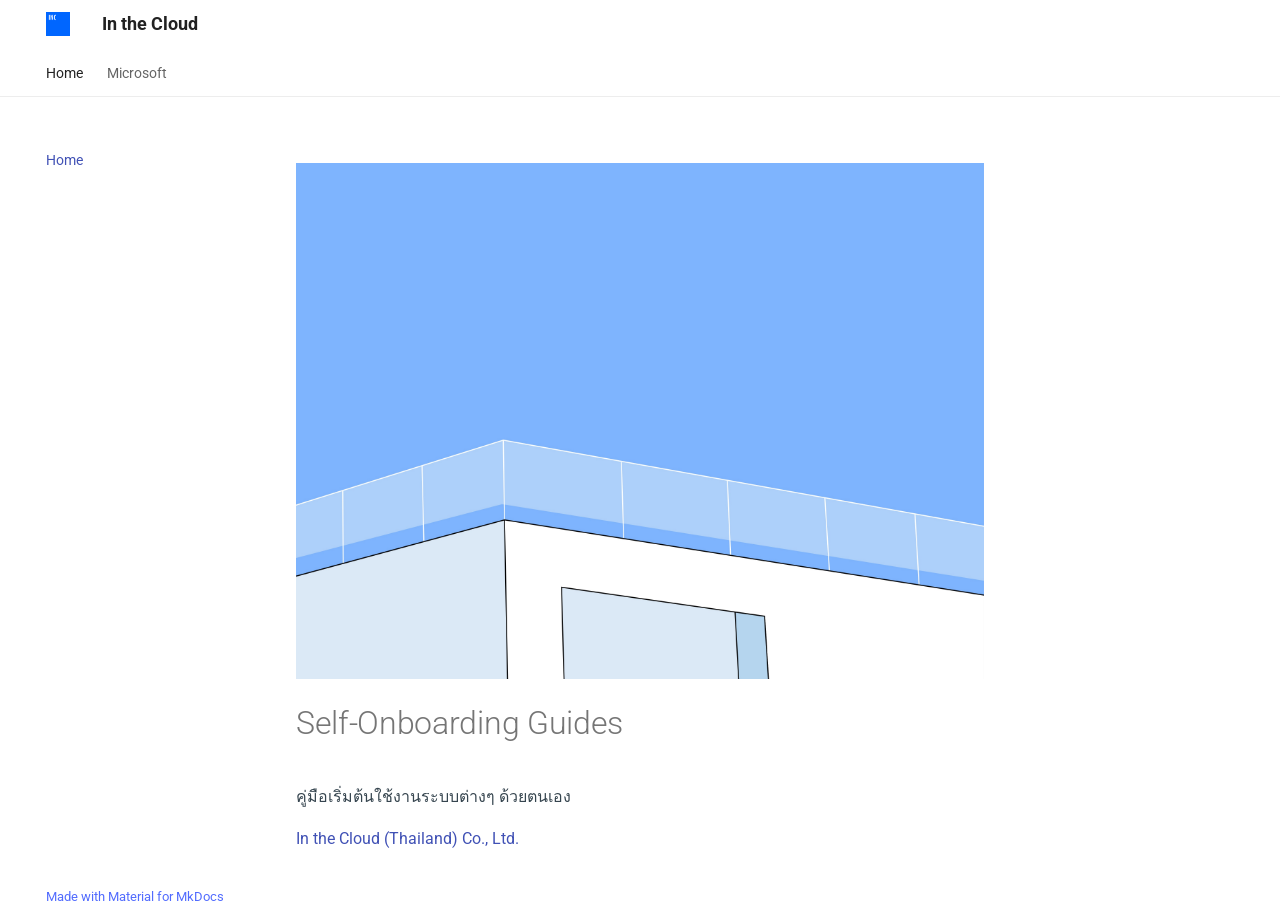
<file: index.html>
<!doctype html>
<html lang="en" class="no-js">
  <head>
    
      <meta charset="utf-8">
      <meta name="viewport" content="width=device-width,initial-scale=1">
      
      
      
        <link rel="canonical" href="https://inthecloudth.github.io/so/">
      
      
      
        <link rel="next" href="entra/hybrid-join-targeted/">
      
      
      <link rel="icon" href="assets/images/favicon.png">
      <meta name="generator" content="mkdocs-1.6.1, mkdocs-material-9.5.50">
    
    
      
        <title>In the Cloud</title>
      
    
    
      <link rel="stylesheet" href="assets/stylesheets/main.a40c8224.min.css">
      
        
        <link rel="stylesheet" href="assets/stylesheets/palette.06af60db.min.css">
      
      


    
    
      
    
    
      
        
        
        <link rel="preconnect" href="https://fonts.gstatic.com" crossorigin>
        <link rel="stylesheet" href="https://fonts.googleapis.com/css?family=Roboto:300,300i,400,400i,700,700i%7CRoboto+Mono:400,400i,700,700i&display=fallback">
        <style>:root{--md-text-font:"Roboto";--md-code-font:"Roboto Mono"}</style>
      
    
    
      <link rel="stylesheet" href="stylesheets/extra.css">
    
    <script>__md_scope=new URL(".",location),__md_hash=e=>[...e].reduce(((e,_)=>(e<<5)-e+_.charCodeAt(0)),0),__md_get=(e,_=localStorage,t=__md_scope)=>JSON.parse(_.getItem(t.pathname+"."+e)),__md_set=(e,_,t=localStorage,a=__md_scope)=>{try{t.setItem(a.pathname+"."+e,JSON.stringify(_))}catch(e){}}</script>
    
      

    
    
      
        <meta  property="og:type"  content="website" >
      
        <meta  property="og:title"  content="In the Cloud" >
      
        <meta  property="og:description"  content="None" >
      
        <meta  property="og:image"  content="https://inthecloudth.github.io/so/assets/images/social/index.png" >
      
        <meta  property="og:image:type"  content="image/png" >
      
        <meta  property="og:image:width"  content="1200" >
      
        <meta  property="og:image:height"  content="630" >
      
        <meta  property="og:url"  content="https://inthecloudth.github.io/so/" >
      
        <meta  name="twitter:card"  content="summary_large_image" >
      
        <meta  name="twitter:title"  content="In the Cloud" >
      
        <meta  name="twitter:description"  content="None" >
      
        <meta  name="twitter:image"  content="https://inthecloudth.github.io/so/assets/images/social/index.png" >
      
    
    
  </head>
  
  
    
    
    
    
    
    <body dir="ltr" data-md-color-scheme="default" data-md-color-primary="white" data-md-color-accent="indigo">
  
    
    <input class="md-toggle" data-md-toggle="drawer" type="checkbox" id="__drawer" autocomplete="off">
    <input class="md-toggle" data-md-toggle="search" type="checkbox" id="__search" autocomplete="off">
    <label class="md-overlay" for="__drawer"></label>
    <div data-md-component="skip">
      
        
        <a href="#self-onboarding-guides" class="md-skip">
          Skip to content
        </a>
      
    </div>
    <div data-md-component="announce">
      
    </div>
    
    
      

<header class="md-header" data-md-component="header">
  <nav class="md-header__inner md-grid" aria-label="Header">
    <a href="." title="In the Cloud" class="md-header__button md-logo" aria-label="In the Cloud" data-md-component="logo">
      
  <img src="assets/images/logo.png" alt="logo">

    </a>
    <label class="md-header__button md-icon" for="__drawer">
      
      <svg xmlns="http://www.w3.org/2000/svg" viewBox="0 0 24 24"><path d="M3 6h18v2H3zm0 5h18v2H3zm0 5h18v2H3z"/></svg>
    </label>
    <div class="md-header__title" data-md-component="header-title">
      <div class="md-header__ellipsis">
        <div class="md-header__topic">
          <span class="md-ellipsis">
            In the Cloud
          </span>
        </div>
        <div class="md-header__topic" data-md-component="header-topic">
          <span class="md-ellipsis">
            
              Home
            
          </span>
        </div>
      </div>
    </div>
    
      
    
    
    
    
    
  </nav>
  
</header>
    
    <div class="md-container" data-md-component="container">
      
      
        
          
            
<nav class="md-tabs" aria-label="Tabs" data-md-component="tabs">
  <div class="md-grid">
    <ul class="md-tabs__list">
      
        
  
  
    
  
  
    <li class="md-tabs__item md-tabs__item--active">
      <a href="." class="md-tabs__link">
        
  
    
  
  Home

      </a>
    </li>
  

      
        
  
  
  
    
    
      
  
  
  
    
    
      <li class="md-tabs__item">
        <a href="entra/hybrid-join-targeted/" class="md-tabs__link">
          
  
  Microsoft

        </a>
      </li>
    
  

    
  

      
    </ul>
  </div>
</nav>
          
        
      
      <main class="md-main" data-md-component="main">
        <div class="md-main__inner md-grid">
          
            
              
              <div class="md-sidebar md-sidebar--primary" data-md-component="sidebar" data-md-type="navigation" >
                <div class="md-sidebar__scrollwrap">
                  <div class="md-sidebar__inner">
                    


  


<nav class="md-nav md-nav--primary md-nav--lifted" aria-label="Navigation" data-md-level="0">
  <label class="md-nav__title" for="__drawer">
    <a href="." title="In the Cloud" class="md-nav__button md-logo" aria-label="In the Cloud" data-md-component="logo">
      
  <img src="assets/images/logo.png" alt="logo">

    </a>
    In the Cloud
  </label>
  
  <ul class="md-nav__list" data-md-scrollfix>
    
      
      
  
  
    
  
  
  
    <li class="md-nav__item md-nav__item--active">
      
      <input class="md-nav__toggle md-toggle" type="checkbox" id="__toc">
      
      
        
      
      
      <a href="." class="md-nav__link md-nav__link--active">
        
  
  <span class="md-ellipsis">
    Home
  </span>
  

      </a>
      
    </li>
  

    
      
      
  
  
  
  
    
    
    
      
      
    
    
    <li class="md-nav__item md-nav__item--nested">
      
        
        
        <input class="md-nav__toggle md-toggle " type="checkbox" id="__nav_2" >
        
          
          <label class="md-nav__link" for="__nav_2" id="__nav_2_label" tabindex="0">
            
  
  <span class="md-ellipsis">
    Microsoft
  </span>
  

            <span class="md-nav__icon md-icon"></span>
          </label>
        
        <nav class="md-nav" data-md-level="1" aria-labelledby="__nav_2_label" aria-expanded="false">
          <label class="md-nav__title" for="__nav_2">
            <span class="md-nav__icon md-icon"></span>
            Microsoft
          </label>
          <ul class="md-nav__list" data-md-scrollfix>
            
              
                
  
  
  
  
    
    
    
      
      
    
    
    <li class="md-nav__item md-nav__item--nested">
      
        
        
        <input class="md-nav__toggle md-toggle " type="checkbox" id="__nav_2_1" >
        
          
          <label class="md-nav__link" for="__nav_2_1" id="__nav_2_1_label" tabindex="0">
            
  
  <span class="md-ellipsis">
    Entra
  </span>
  

            <span class="md-nav__icon md-icon"></span>
          </label>
        
        <nav class="md-nav" data-md-level="2" aria-labelledby="__nav_2_1_label" aria-expanded="false">
          <label class="md-nav__title" for="__nav_2_1">
            <span class="md-nav__icon md-icon"></span>
            Entra
          </label>
          <ul class="md-nav__list" data-md-scrollfix>
            
              
                
  
  
  
  
    <li class="md-nav__item">
      <a href="entra/hybrid-join-targeted/" class="md-nav__link">
        
  
  <span class="md-ellipsis">
    Hybrid Join - Targeted deployment
  </span>
  

      </a>
    </li>
  

              
            
              
                
  
  
  
  
    <li class="md-nav__item">
      <a href="entra/conditional-access-secure-foundation/" class="md-nav__link">
        
  
  <span class="md-ellipsis">
    Conditional Access - Secure foundation
  </span>
  

      </a>
    </li>
  

              
            
          </ul>
        </nav>
      
    </li>
  

              
            
              
                
  
  
  
  
    
    
    
      
      
    
    
    <li class="md-nav__item md-nav__item--nested">
      
        
        
        <input class="md-nav__toggle md-toggle " type="checkbox" id="__nav_2_2" >
        
          
          <label class="md-nav__link" for="__nav_2_2" id="__nav_2_2_label" tabindex="0">
            
  
  <span class="md-ellipsis">
    Intune
  </span>
  

            <span class="md-nav__icon md-icon"></span>
          </label>
        
        <nav class="md-nav" data-md-level="2" aria-labelledby="__nav_2_2_label" aria-expanded="false">
          <label class="md-nav__title" for="__nav_2_2">
            <span class="md-nav__icon md-icon"></span>
            Intune
          </label>
          <ul class="md-nav__list" data-md-scrollfix>
            
              
                
  
  
  
  
    <li class="md-nav__item">
      <a href="entra/enroll-hybrid-joined-device-to-intune-via-gpo/" class="md-nav__link">
        
  
  <span class="md-ellipsis">
    Auto enroll Entra hybrid joined devices to Intune via GPO
  </span>
  

      </a>
    </li>
  

              
            
          </ul>
        </nav>
      
    </li>
  

              
            
              
                
  
  
  
  
    
    
    
      
      
    
    
    <li class="md-nav__item md-nav__item--nested">
      
        
        
        <input class="md-nav__toggle md-toggle " type="checkbox" id="__nav_2_3" >
        
          
          <label class="md-nav__link" for="__nav_2_3" id="__nav_2_3_label" tabindex="0">
            
  
  <span class="md-ellipsis">
    Windows
  </span>
  

            <span class="md-nav__icon md-icon"></span>
          </label>
        
        <nav class="md-nav" data-md-level="2" aria-labelledby="__nav_2_3_label" aria-expanded="false">
          <label class="md-nav__title" for="__nav_2_3">
            <span class="md-nav__icon md-icon"></span>
            Windows
          </label>
          <ul class="md-nav__list" data-md-scrollfix>
            
              
                
  
  
  
  
    <li class="md-nav__item">
      <a href="adds/reset-domain-admin-password/" class="md-nav__link">
        
  
  <span class="md-ellipsis">
    Reset a forgotten domain admin password
  </span>
  

      </a>
    </li>
  

              
            
          </ul>
        </nav>
      
    </li>
  

              
            
          </ul>
        </nav>
      
    </li>
  

    
  </ul>
</nav>
                  </div>
                </div>
              </div>
            
            
              
              <div class="md-sidebar md-sidebar--secondary" data-md-component="sidebar" data-md-type="toc" >
                <div class="md-sidebar__scrollwrap">
                  <div class="md-sidebar__inner">
                    

<nav class="md-nav md-nav--secondary" aria-label="Table of contents">
  
  
  
    
  
  
</nav>
                  </div>
                </div>
              </div>
            
          
          
            <div class="md-content" data-md-component="content">
              <article class="md-content__inner md-typeset">
                
                  


<p><img alt="alt text" src="assets/images/5.jpg" /></p>
<h1 id="self-onboarding-guides">Self-Onboarding Guides</h1>
<p>คู่มือเริ่มต้นใช้งานระบบต่างๆ ด้วยตนเอง</p>
<p><a href="https://inthecloud.co.th">In the Cloud (Thailand) Co., Ltd.</a></p>







  
  






                
              </article>
            </div>
          
          
<script>var target=document.getElementById(location.hash.slice(1));target&&target.name&&(target.checked=target.name.startsWith("__tabbed_"))</script>
        </div>
        
          <button type="button" class="md-top md-icon" data-md-component="top" hidden>
  
  <svg xmlns="http://www.w3.org/2000/svg" viewBox="0 0 24 24"><path d="M13 20h-2V8l-5.5 5.5-1.42-1.42L12 4.16l7.92 7.92-1.42 1.42L13 8z"/></svg>
  Back to top
</button>
        
      </main>
      
        <footer class="md-footer">
  
  <div class="md-footer-meta md-typeset">
    <div class="md-footer-meta__inner md-grid">
      <div class="md-copyright">
  
  
    Made with
    <a href="https://squidfunk.github.io/mkdocs-material/" target="_blank" rel="noopener">
      Material for MkDocs
    </a>
  
</div>
      
    </div>
  </div>
</footer>
      
    </div>
    <div class="md-dialog" data-md-component="dialog">
      <div class="md-dialog__inner md-typeset"></div>
    </div>
    
    
    <script id="__config" type="application/json">{"base": ".", "features": ["navigation.tabs", "navigation.path", "navigation.top"], "search": "assets/javascripts/workers/search.f8cc74c7.min.js", "translations": {"clipboard.copied": "Copied to clipboard", "clipboard.copy": "Copy to clipboard", "search.result.more.one": "1 more on this page", "search.result.more.other": "# more on this page", "search.result.none": "No matching documents", "search.result.one": "1 matching document", "search.result.other": "# matching documents", "search.result.placeholder": "Type to start searching", "search.result.term.missing": "Missing", "select.version": "Select version"}}</script>
    
    
      <script src="assets/javascripts/bundle.60a45f97.min.js"></script>
      
    
  </body>
</html>
</file>
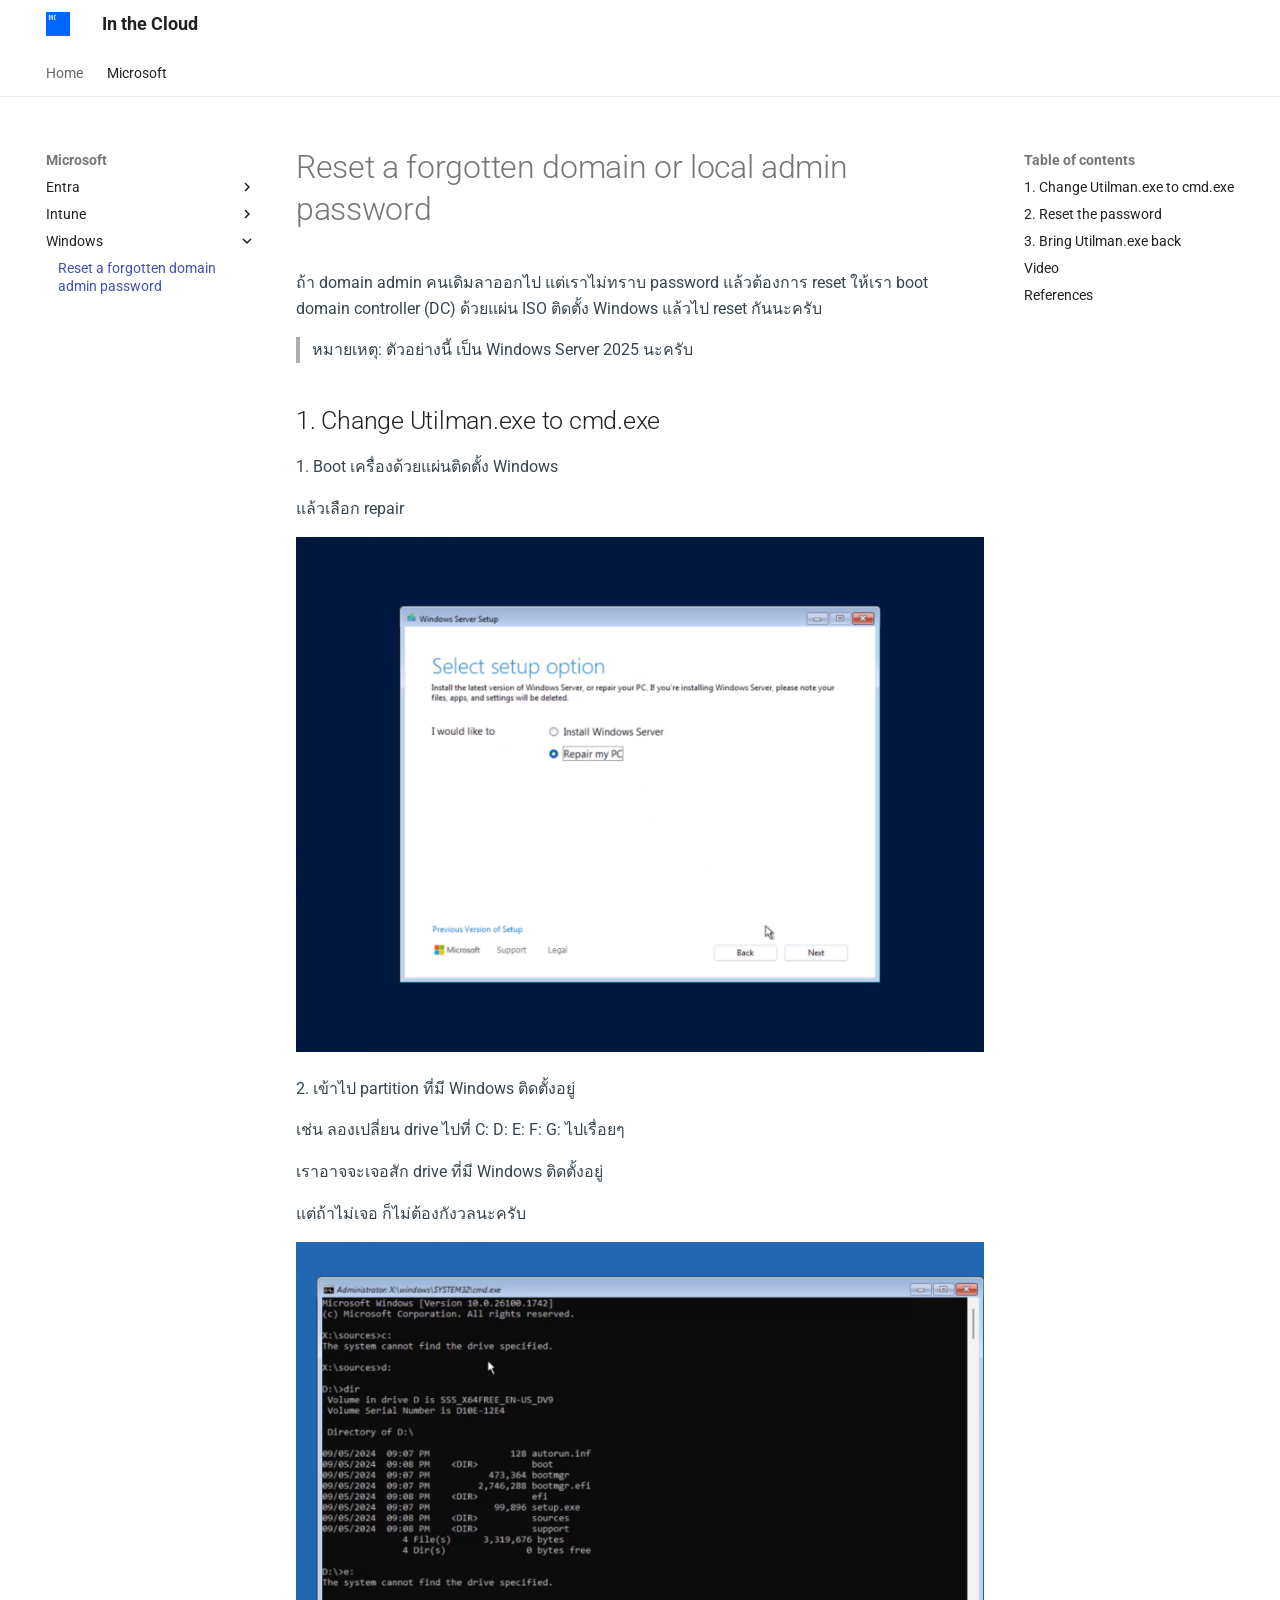
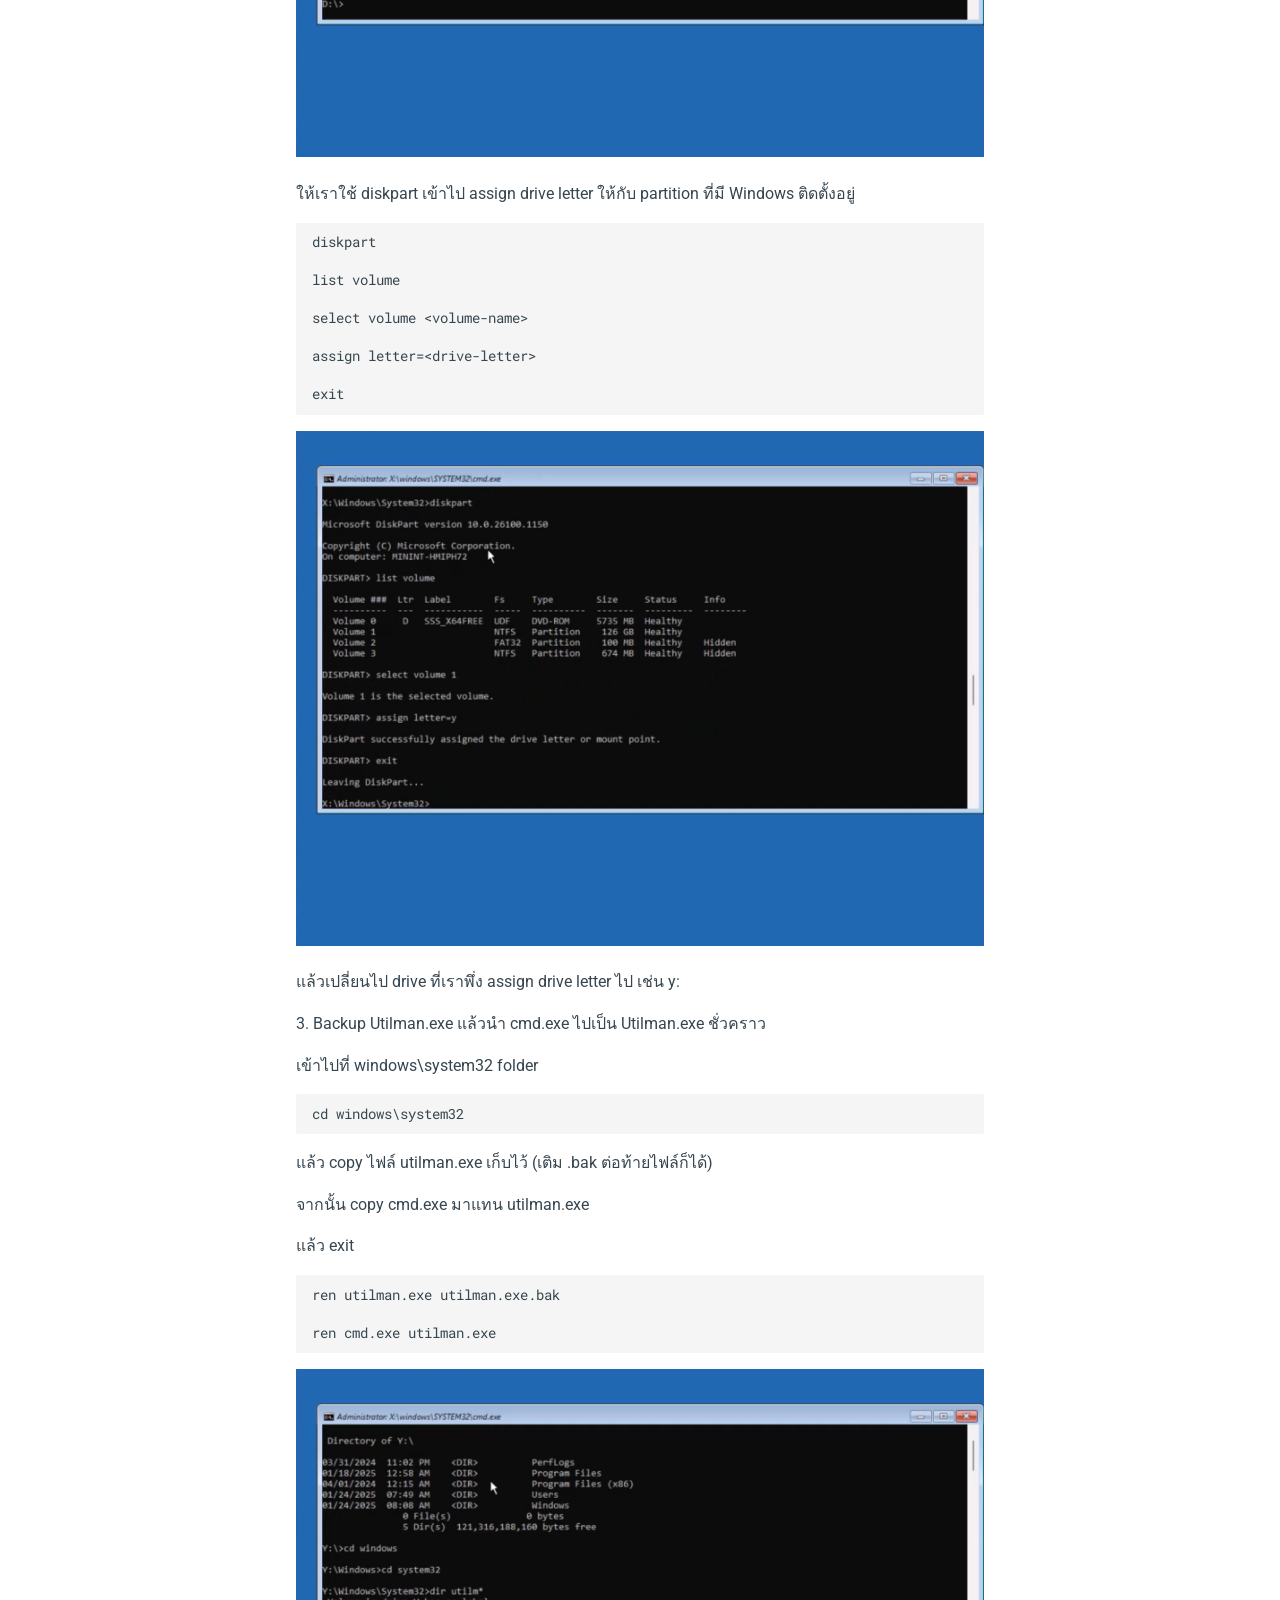
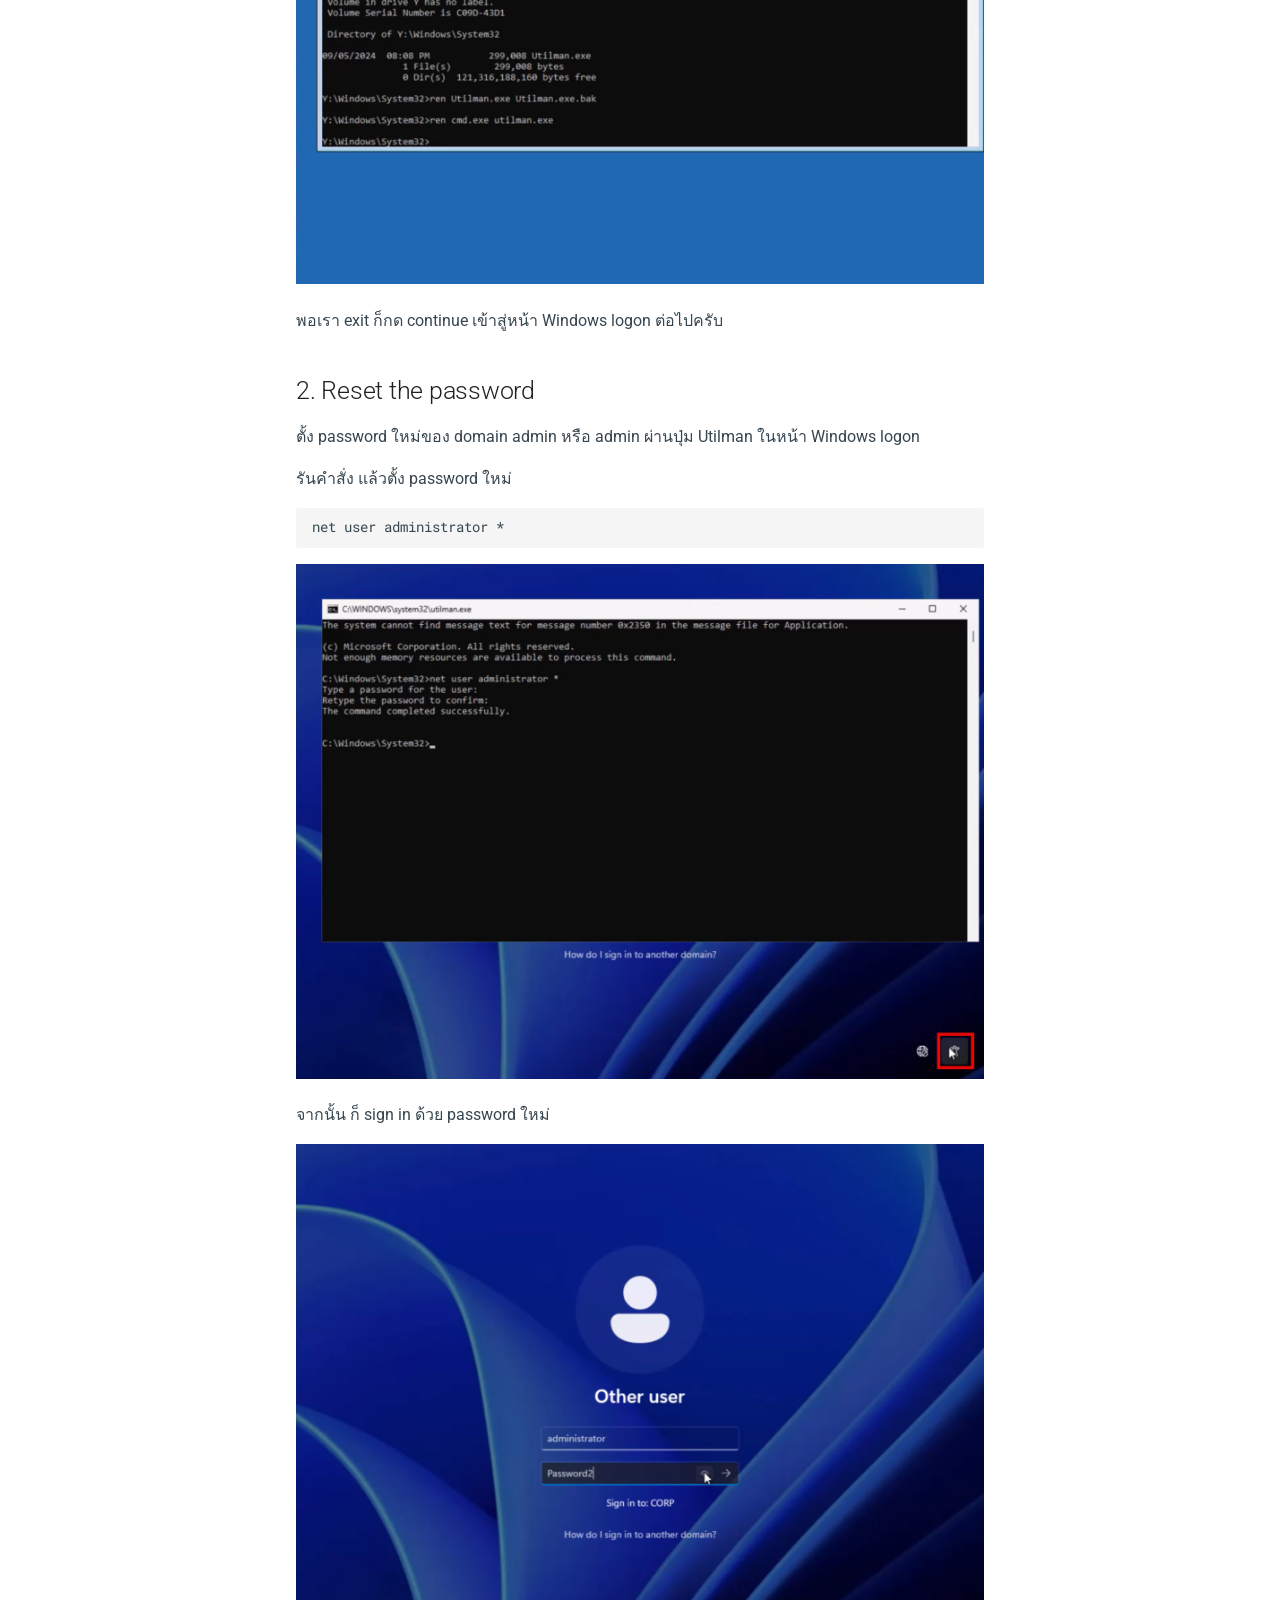
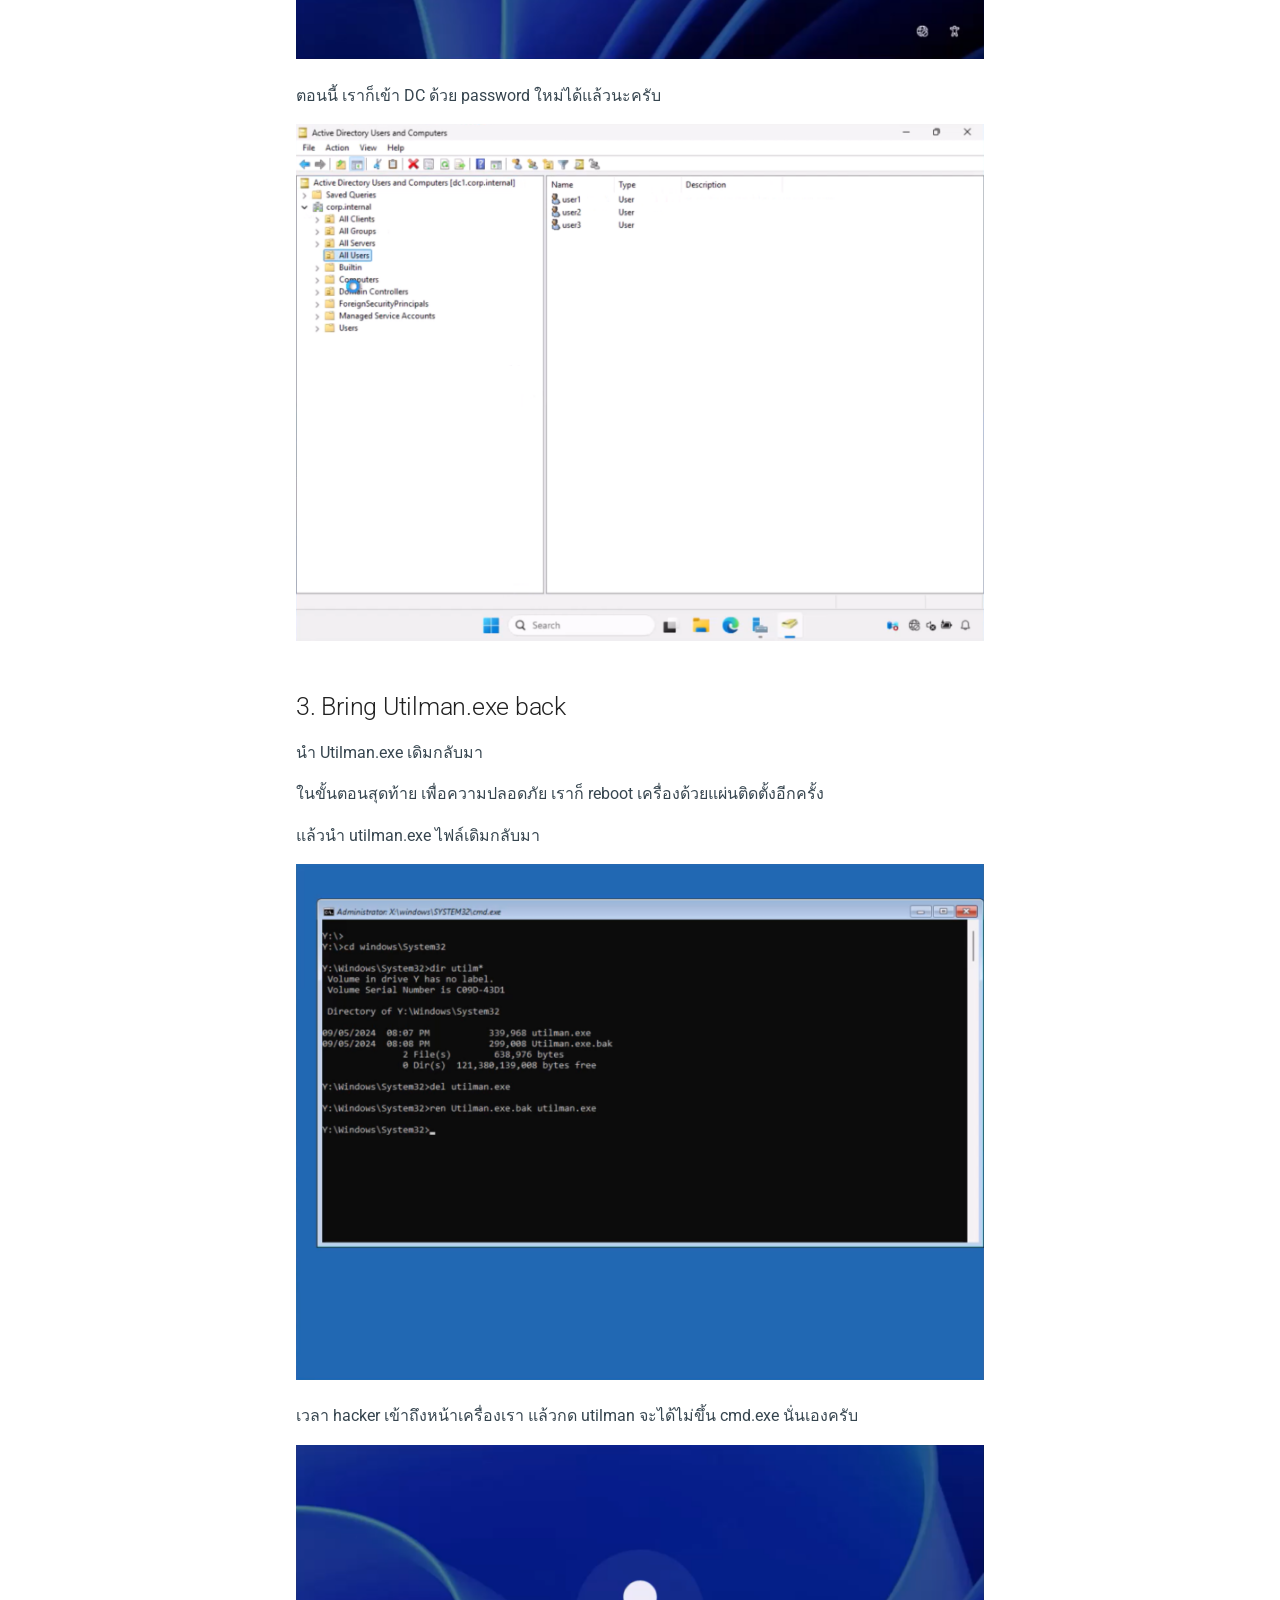
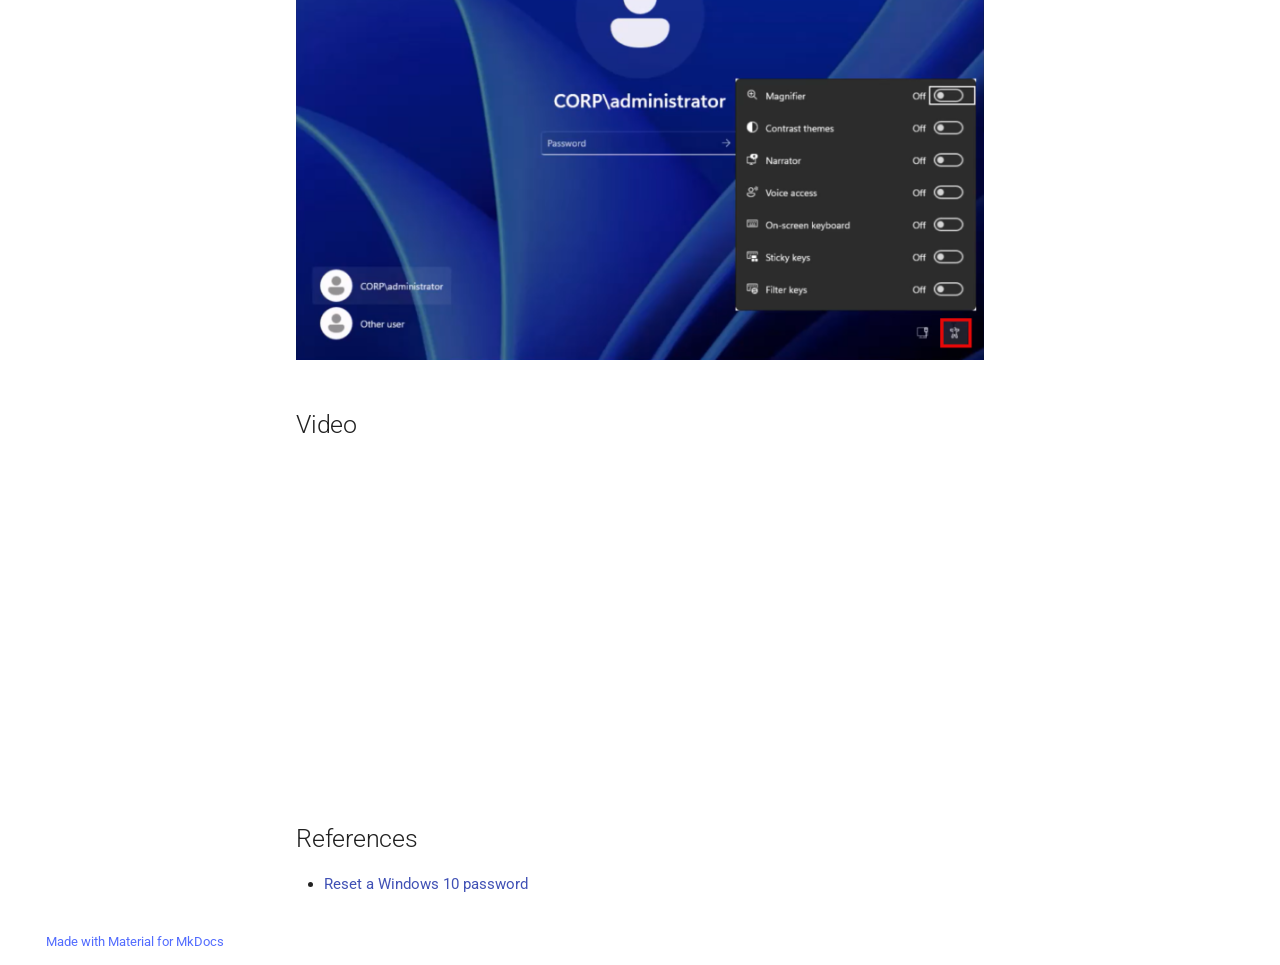
<file: adds/reset-domain-admin-password/index.html>
<!doctype html>
<html lang="en" class="no-js">
  <head>
    
      <meta charset="utf-8">
      <meta name="viewport" content="width=device-width,initial-scale=1">
      
        <meta name="description" content="MSP support guides">
      
      
      
        <link rel="canonical" href="https://inthecloudth.github.io/so/adds/reset-domain-admin-password/">
      
      
        <link rel="prev" href="../../entra/enroll-hybrid-joined-device-to-intune-via-gpo/">
      
      
      
      <link rel="icon" href="../../assets/images/favicon.png">
      <meta name="generator" content="mkdocs-1.6.1, mkdocs-material-9.5.50">
    
    
      
        <title>Reset a forgotten domain admin password - In the Cloud</title>
      
    
    
      <link rel="stylesheet" href="../../assets/stylesheets/main.a40c8224.min.css">
      
        
        <link rel="stylesheet" href="../../assets/stylesheets/palette.06af60db.min.css">
      
      


    
    
      
    
    
      
        
        
        <link rel="preconnect" href="https://fonts.gstatic.com" crossorigin>
        <link rel="stylesheet" href="https://fonts.googleapis.com/css?family=Roboto:300,300i,400,400i,700,700i%7CRoboto+Mono:400,400i,700,700i&display=fallback">
        <style>:root{--md-text-font:"Roboto";--md-code-font:"Roboto Mono"}</style>
      
    
    
      <link rel="stylesheet" href="../../stylesheets/extra.css">
    
    <script>__md_scope=new URL("../..",location),__md_hash=e=>[...e].reduce(((e,_)=>(e<<5)-e+_.charCodeAt(0)),0),__md_get=(e,_=localStorage,t=__md_scope)=>JSON.parse(_.getItem(t.pathname+"."+e)),__md_set=(e,_,t=localStorage,a=__md_scope)=>{try{t.setItem(a.pathname+"."+e,JSON.stringify(_))}catch(e){}}</script>
    
      

    
    
      
        <meta  property="og:type"  content="website" >
      
        <meta  property="og:title"  content="Reset a forgotten domain admin password - In the Cloud" >
      
        <meta  property="og:description"  content="MSP support guides" >
      
        <meta  property="og:image"  content="https://inthecloudth.github.io/so/assets/images/social/adds/reset-domain-admin-password.png" >
      
        <meta  property="og:image:type"  content="image/png" >
      
        <meta  property="og:image:width"  content="1200" >
      
        <meta  property="og:image:height"  content="630" >
      
        <meta  property="og:url"  content="https://inthecloudth.github.io/so/adds/reset-domain-admin-password/" >
      
        <meta  name="twitter:card"  content="summary_large_image" >
      
        <meta  name="twitter:title"  content="Reset a forgotten domain admin password - In the Cloud" >
      
        <meta  name="twitter:description"  content="MSP support guides" >
      
        <meta  name="twitter:image"  content="https://inthecloudth.github.io/so/assets/images/social/adds/reset-domain-admin-password.png" >
      
    
    
  </head>
  
  
    
    
    
    
    
    <body dir="ltr" data-md-color-scheme="default" data-md-color-primary="white" data-md-color-accent="indigo">
  
    
    <input class="md-toggle" data-md-toggle="drawer" type="checkbox" id="__drawer" autocomplete="off">
    <input class="md-toggle" data-md-toggle="search" type="checkbox" id="__search" autocomplete="off">
    <label class="md-overlay" for="__drawer"></label>
    <div data-md-component="skip">
      
        
        <a href="#reset-a-forgotten-domain-or-local-admin-password" class="md-skip">
          Skip to content
        </a>
      
    </div>
    <div data-md-component="announce">
      
    </div>
    
    
      

<header class="md-header" data-md-component="header">
  <nav class="md-header__inner md-grid" aria-label="Header">
    <a href="../.." title="In the Cloud" class="md-header__button md-logo" aria-label="In the Cloud" data-md-component="logo">
      
  <img src="../../assets/images/logo.png" alt="logo">

    </a>
    <label class="md-header__button md-icon" for="__drawer">
      
      <svg xmlns="http://www.w3.org/2000/svg" viewBox="0 0 24 24"><path d="M3 6h18v2H3zm0 5h18v2H3zm0 5h18v2H3z"/></svg>
    </label>
    <div class="md-header__title" data-md-component="header-title">
      <div class="md-header__ellipsis">
        <div class="md-header__topic">
          <span class="md-ellipsis">
            In the Cloud
          </span>
        </div>
        <div class="md-header__topic" data-md-component="header-topic">
          <span class="md-ellipsis">
            
              Reset a forgotten domain admin password
            
          </span>
        </div>
      </div>
    </div>
    
      
    
    
    
    
    
  </nav>
  
</header>
    
    <div class="md-container" data-md-component="container">
      
      
        
          
            
<nav class="md-tabs" aria-label="Tabs" data-md-component="tabs">
  <div class="md-grid">
    <ul class="md-tabs__list">
      
        
  
  
  
    <li class="md-tabs__item">
      <a href="../.." class="md-tabs__link">
        
  
    
  
  Home

      </a>
    </li>
  

      
        
  
  
    
  
  
    
    
      
  
  
    
  
  
    
    
      <li class="md-tabs__item md-tabs__item--active">
        <a href="../../entra/hybrid-join-targeted/" class="md-tabs__link">
          
  
  Microsoft

        </a>
      </li>
    
  

    
  

      
    </ul>
  </div>
</nav>
          
        
      
      <main class="md-main" data-md-component="main">
        <div class="md-main__inner md-grid">
          
            
              
              <div class="md-sidebar md-sidebar--primary" data-md-component="sidebar" data-md-type="navigation" >
                <div class="md-sidebar__scrollwrap">
                  <div class="md-sidebar__inner">
                    


  


<nav class="md-nav md-nav--primary md-nav--lifted" aria-label="Navigation" data-md-level="0">
  <label class="md-nav__title" for="__drawer">
    <a href="../.." title="In the Cloud" class="md-nav__button md-logo" aria-label="In the Cloud" data-md-component="logo">
      
  <img src="../../assets/images/logo.png" alt="logo">

    </a>
    In the Cloud
  </label>
  
  <ul class="md-nav__list" data-md-scrollfix>
    
      
      
  
  
  
  
    <li class="md-nav__item">
      <a href="../.." class="md-nav__link">
        
  
  <span class="md-ellipsis">
    Home
  </span>
  

      </a>
    </li>
  

    
      
      
  
  
    
  
  
  
    
    
    
      
        
        
      
      
    
    
    <li class="md-nav__item md-nav__item--active md-nav__item--section md-nav__item--nested">
      
        
        
        <input class="md-nav__toggle md-toggle " type="checkbox" id="__nav_2" checked>
        
          
          <label class="md-nav__link" for="__nav_2" id="__nav_2_label" tabindex="">
            
  
  <span class="md-ellipsis">
    Microsoft
  </span>
  

            <span class="md-nav__icon md-icon"></span>
          </label>
        
        <nav class="md-nav" data-md-level="1" aria-labelledby="__nav_2_label" aria-expanded="true">
          <label class="md-nav__title" for="__nav_2">
            <span class="md-nav__icon md-icon"></span>
            Microsoft
          </label>
          <ul class="md-nav__list" data-md-scrollfix>
            
              
                
  
  
  
  
    
    
    
      
      
    
    
    <li class="md-nav__item md-nav__item--nested">
      
        
        
        <input class="md-nav__toggle md-toggle " type="checkbox" id="__nav_2_1" >
        
          
          <label class="md-nav__link" for="__nav_2_1" id="__nav_2_1_label" tabindex="0">
            
  
  <span class="md-ellipsis">
    Entra
  </span>
  

            <span class="md-nav__icon md-icon"></span>
          </label>
        
        <nav class="md-nav" data-md-level="2" aria-labelledby="__nav_2_1_label" aria-expanded="false">
          <label class="md-nav__title" for="__nav_2_1">
            <span class="md-nav__icon md-icon"></span>
            Entra
          </label>
          <ul class="md-nav__list" data-md-scrollfix>
            
              
                
  
  
  
  
    <li class="md-nav__item">
      <a href="../../entra/hybrid-join-targeted/" class="md-nav__link">
        
  
  <span class="md-ellipsis">
    Hybrid Join - Targeted deployment
  </span>
  

      </a>
    </li>
  

              
            
              
                
  
  
  
  
    <li class="md-nav__item">
      <a href="../../entra/conditional-access-secure-foundation/" class="md-nav__link">
        
  
  <span class="md-ellipsis">
    Conditional Access - Secure foundation
  </span>
  

      </a>
    </li>
  

              
            
          </ul>
        </nav>
      
    </li>
  

              
            
              
                
  
  
  
  
    
    
    
      
      
    
    
    <li class="md-nav__item md-nav__item--nested">
      
        
        
        <input class="md-nav__toggle md-toggle " type="checkbox" id="__nav_2_2" >
        
          
          <label class="md-nav__link" for="__nav_2_2" id="__nav_2_2_label" tabindex="0">
            
  
  <span class="md-ellipsis">
    Intune
  </span>
  

            <span class="md-nav__icon md-icon"></span>
          </label>
        
        <nav class="md-nav" data-md-level="2" aria-labelledby="__nav_2_2_label" aria-expanded="false">
          <label class="md-nav__title" for="__nav_2_2">
            <span class="md-nav__icon md-icon"></span>
            Intune
          </label>
          <ul class="md-nav__list" data-md-scrollfix>
            
              
                
  
  
  
  
    <li class="md-nav__item">
      <a href="../../entra/enroll-hybrid-joined-device-to-intune-via-gpo/" class="md-nav__link">
        
  
  <span class="md-ellipsis">
    Auto enroll Entra hybrid joined devices to Intune via GPO
  </span>
  

      </a>
    </li>
  

              
            
          </ul>
        </nav>
      
    </li>
  

              
            
              
                
  
  
    
  
  
  
    
    
    
      
      
    
    
    <li class="md-nav__item md-nav__item--active md-nav__item--nested">
      
        
        
        <input class="md-nav__toggle md-toggle " type="checkbox" id="__nav_2_3" checked>
        
          
          <label class="md-nav__link" for="__nav_2_3" id="__nav_2_3_label" tabindex="0">
            
  
  <span class="md-ellipsis">
    Windows
  </span>
  

            <span class="md-nav__icon md-icon"></span>
          </label>
        
        <nav class="md-nav" data-md-level="2" aria-labelledby="__nav_2_3_label" aria-expanded="true">
          <label class="md-nav__title" for="__nav_2_3">
            <span class="md-nav__icon md-icon"></span>
            Windows
          </label>
          <ul class="md-nav__list" data-md-scrollfix>
            
              
                
  
  
    
  
  
  
    <li class="md-nav__item md-nav__item--active">
      
      <input class="md-nav__toggle md-toggle" type="checkbox" id="__toc">
      
      
        
      
      
        <label class="md-nav__link md-nav__link--active" for="__toc">
          
  
  <span class="md-ellipsis">
    Reset a forgotten domain admin password
  </span>
  

          <span class="md-nav__icon md-icon"></span>
        </label>
      
      <a href="./" class="md-nav__link md-nav__link--active">
        
  
  <span class="md-ellipsis">
    Reset a forgotten domain admin password
  </span>
  

      </a>
      
        

<nav class="md-nav md-nav--secondary" aria-label="Table of contents">
  
  
  
    
  
  
    <label class="md-nav__title" for="__toc">
      <span class="md-nav__icon md-icon"></span>
      Table of contents
    </label>
    <ul class="md-nav__list" data-md-component="toc" data-md-scrollfix>
      
        <li class="md-nav__item">
  <a href="#1-change-utilmanexe-to-cmdexe" class="md-nav__link">
    <span class="md-ellipsis">
      1. Change Utilman.exe to cmd.exe
    </span>
  </a>
  
</li>
      
        <li class="md-nav__item">
  <a href="#2-reset-the-password" class="md-nav__link">
    <span class="md-ellipsis">
      2. Reset the password
    </span>
  </a>
  
</li>
      
        <li class="md-nav__item">
  <a href="#3-bring-utilmanexe-back" class="md-nav__link">
    <span class="md-ellipsis">
      3. Bring Utilman.exe back
    </span>
  </a>
  
</li>
      
        <li class="md-nav__item">
  <a href="#video" class="md-nav__link">
    <span class="md-ellipsis">
      Video
    </span>
  </a>
  
</li>
      
        <li class="md-nav__item">
  <a href="#references" class="md-nav__link">
    <span class="md-ellipsis">
      References
    </span>
  </a>
  
</li>
      
    </ul>
  
</nav>
      
    </li>
  

              
            
          </ul>
        </nav>
      
    </li>
  

              
            
          </ul>
        </nav>
      
    </li>
  

    
  </ul>
</nav>
                  </div>
                </div>
              </div>
            
            
              
              <div class="md-sidebar md-sidebar--secondary" data-md-component="sidebar" data-md-type="toc" >
                <div class="md-sidebar__scrollwrap">
                  <div class="md-sidebar__inner">
                    

<nav class="md-nav md-nav--secondary" aria-label="Table of contents">
  
  
  
    
  
  
    <label class="md-nav__title" for="__toc">
      <span class="md-nav__icon md-icon"></span>
      Table of contents
    </label>
    <ul class="md-nav__list" data-md-component="toc" data-md-scrollfix>
      
        <li class="md-nav__item">
  <a href="#1-change-utilmanexe-to-cmdexe" class="md-nav__link">
    <span class="md-ellipsis">
      1. Change Utilman.exe to cmd.exe
    </span>
  </a>
  
</li>
      
        <li class="md-nav__item">
  <a href="#2-reset-the-password" class="md-nav__link">
    <span class="md-ellipsis">
      2. Reset the password
    </span>
  </a>
  
</li>
      
        <li class="md-nav__item">
  <a href="#3-bring-utilmanexe-back" class="md-nav__link">
    <span class="md-ellipsis">
      3. Bring Utilman.exe back
    </span>
  </a>
  
</li>
      
        <li class="md-nav__item">
  <a href="#video" class="md-nav__link">
    <span class="md-ellipsis">
      Video
    </span>
  </a>
  
</li>
      
        <li class="md-nav__item">
  <a href="#references" class="md-nav__link">
    <span class="md-ellipsis">
      References
    </span>
  </a>
  
</li>
      
    </ul>
  
</nav>
                  </div>
                </div>
              </div>
            
          
          
            <div class="md-content" data-md-component="content">
              <article class="md-content__inner md-typeset">
                
                  


<h1 id="reset-a-forgotten-domain-or-local-admin-password">Reset a forgotten domain or local admin password</h1>
<p>ถ้า domain admin คนเดิมลาออกไป แต่เราไม่ทราบ password แล้วต้องการ reset ให้เรา boot domain controller (DC) ด้วยแผ่น ISO ติดตั้ง Windows แล้วไป reset กันนะครับ</p>
<blockquote>
<p>หมายเหตุ: ตัวอย่างนี้ เป็น Windows Server 2025 นะครับ</p>
</blockquote>
<h2 id="1-change-utilmanexe-to-cmdexe">1. Change Utilman.exe to cmd.exe</h2>
<p>1. Boot เครื่องด้วยแผ่นติดตั้ง Windows</p>
<p>แล้วเลือก repair</p>
<p><img alt="alt text" src="../image.png" /></p>
<p>2. เข้าไป partition ที่มี Windows ติดตั้งอยู่</p>
<p>เช่น ลองเปลี่ยน drive ไปที่ C: D: E: F: G: ไปเรื่อยๆ</p>
<p>เราอาจจะเจอสัก drive ที่มี Windows ติดตั้งอยู่</p>
<p>แต่ถ้าไม่เจอ ก็ไม่ต้องกังวลนะครับ</p>
<p><img alt="alt text" src="../image-1.png" /></p>
<p>ให้เราใช้ diskpart เข้าไป assign drive letter ให้กับ partition ที่มี Windows ติดตั้งอยู่</p>
<pre><code>diskpart

list volume

select volume &lt;volume-name&gt;

assign letter=&lt;drive-letter&gt;

exit
</code></pre>
<p><img alt="alt text" src="../image-2.png" /></p>
<p>แล้วเปลี่ยนไป drive ที่เราพึ่ง assign drive letter ไป เช่น y:</p>
<p>3. Backup Utilman.exe แล้วนำ cmd.exe ไปเป็น Utilman.exe ชั่วคราว</p>
<p>เข้าไปที่ windows\system32 folder</p>
<pre><code>cd windows\system32
</code></pre>
<p>แล้ว copy ไฟล์ utilman.exe เก็บไว้ (เติม .bak ต่อท้ายไฟล์ก็ได้)</p>
<p>จากนั้น copy cmd.exe มาแทน utilman.exe</p>
<p>แล้ว exit</p>
<pre><code>ren utilman.exe utilman.exe.bak

ren cmd.exe utilman.exe
</code></pre>
<p><img alt="alt text" src="../image-3.png" /></p>
<p>พอเรา exit ก็กด continue เข้าสู่หน้า Windows logon ต่อไปครับ</p>
<h2 id="2-reset-the-password">2. Reset the password</h2>
<p>ตั้ง password ใหม่ของ domain admin หรือ admin ผ่านปุ่ม Utilman ในหน้า Windows logon</p>
<p>รันคำสั่ง แล้วตั้ง password ใหม่</p>
<pre><code>net user administrator *
</code></pre>
<p><img alt="alt text" src="../image-4.png" /></p>
<p>จากนั้น ก็ sign in ด้วย password ใหม่</p>
<p><img alt="alt text" src="../image-5.png" /></p>
<p>ตอนนี้ เราก็เข้า DC ด้วย password ใหม่ได้แล้วนะครับ</p>
<p><img alt="alt text" src="../image-6.png" /></p>
<h2 id="3-bring-utilmanexe-back">3. Bring Utilman.exe back</h2>
<p>นำ Utilman.exe เดิมกลับมา</p>
<p>ในขั้นตอนสุดท้าย เพื่อความปลอดภัย เราก็ reboot เครื่องด้วยแผ่นติดตั้งอีกครั้ง</p>
<p>แล้วนำ utilman.exe ไฟล์เดิมกลับมา</p>
<p><img alt="alt text" src="../image-7.png" /></p>
<p>เวลา hacker เข้าถึงหน้าเครื่องเรา แล้วกด utilman จะได้ไม่ขึ้น cmd.exe นั่นเองครับ</p>
<p><img alt="alt text" src="../image-8.png" /></p>
<h2 id="video">Video</h2>
<iframe width="560" height="315" src="https://www.youtube.com/embed/wLno9bYu2pc?si=4DsnX3Z7BPj_lfR1" title="YouTube video player" frameborder="0" allow="accelerometer; autoplay; clipboard-write; encrypted-media; gyroscope; picture-in-picture; web-share" referrerpolicy="strict-origin-when-cross-origin" allowfullscreen></iframe>

<h2 id="references">References</h2>
<ul>
<li><a href="https://4sysops.com/archives/reset-a-windows-10-password/">Reset a Windows 10 password</a></li>
</ul>







  
  






                
              </article>
            </div>
          
          
<script>var target=document.getElementById(location.hash.slice(1));target&&target.name&&(target.checked=target.name.startsWith("__tabbed_"))</script>
        </div>
        
          <button type="button" class="md-top md-icon" data-md-component="top" hidden>
  
  <svg xmlns="http://www.w3.org/2000/svg" viewBox="0 0 24 24"><path d="M13 20h-2V8l-5.5 5.5-1.42-1.42L12 4.16l7.92 7.92-1.42 1.42L13 8z"/></svg>
  Back to top
</button>
        
      </main>
      
        <footer class="md-footer">
  
  <div class="md-footer-meta md-typeset">
    <div class="md-footer-meta__inner md-grid">
      <div class="md-copyright">
  
  
    Made with
    <a href="https://squidfunk.github.io/mkdocs-material/" target="_blank" rel="noopener">
      Material for MkDocs
    </a>
  
</div>
      
    </div>
  </div>
</footer>
      
    </div>
    <div class="md-dialog" data-md-component="dialog">
      <div class="md-dialog__inner md-typeset"></div>
    </div>
    
    
    <script id="__config" type="application/json">{"base": "../..", "features": ["navigation.tabs", "navigation.path", "navigation.top"], "search": "../../assets/javascripts/workers/search.f8cc74c7.min.js", "translations": {"clipboard.copied": "Copied to clipboard", "clipboard.copy": "Copy to clipboard", "search.result.more.one": "1 more on this page", "search.result.more.other": "# more on this page", "search.result.none": "No matching documents", "search.result.one": "1 matching document", "search.result.other": "# matching documents", "search.result.placeholder": "Type to start searching", "search.result.term.missing": "Missing", "select.version": "Select version"}}</script>
    
    
      <script src="../../assets/javascripts/bundle.60a45f97.min.js"></script>
      
    
  </body>
</html>
</file>
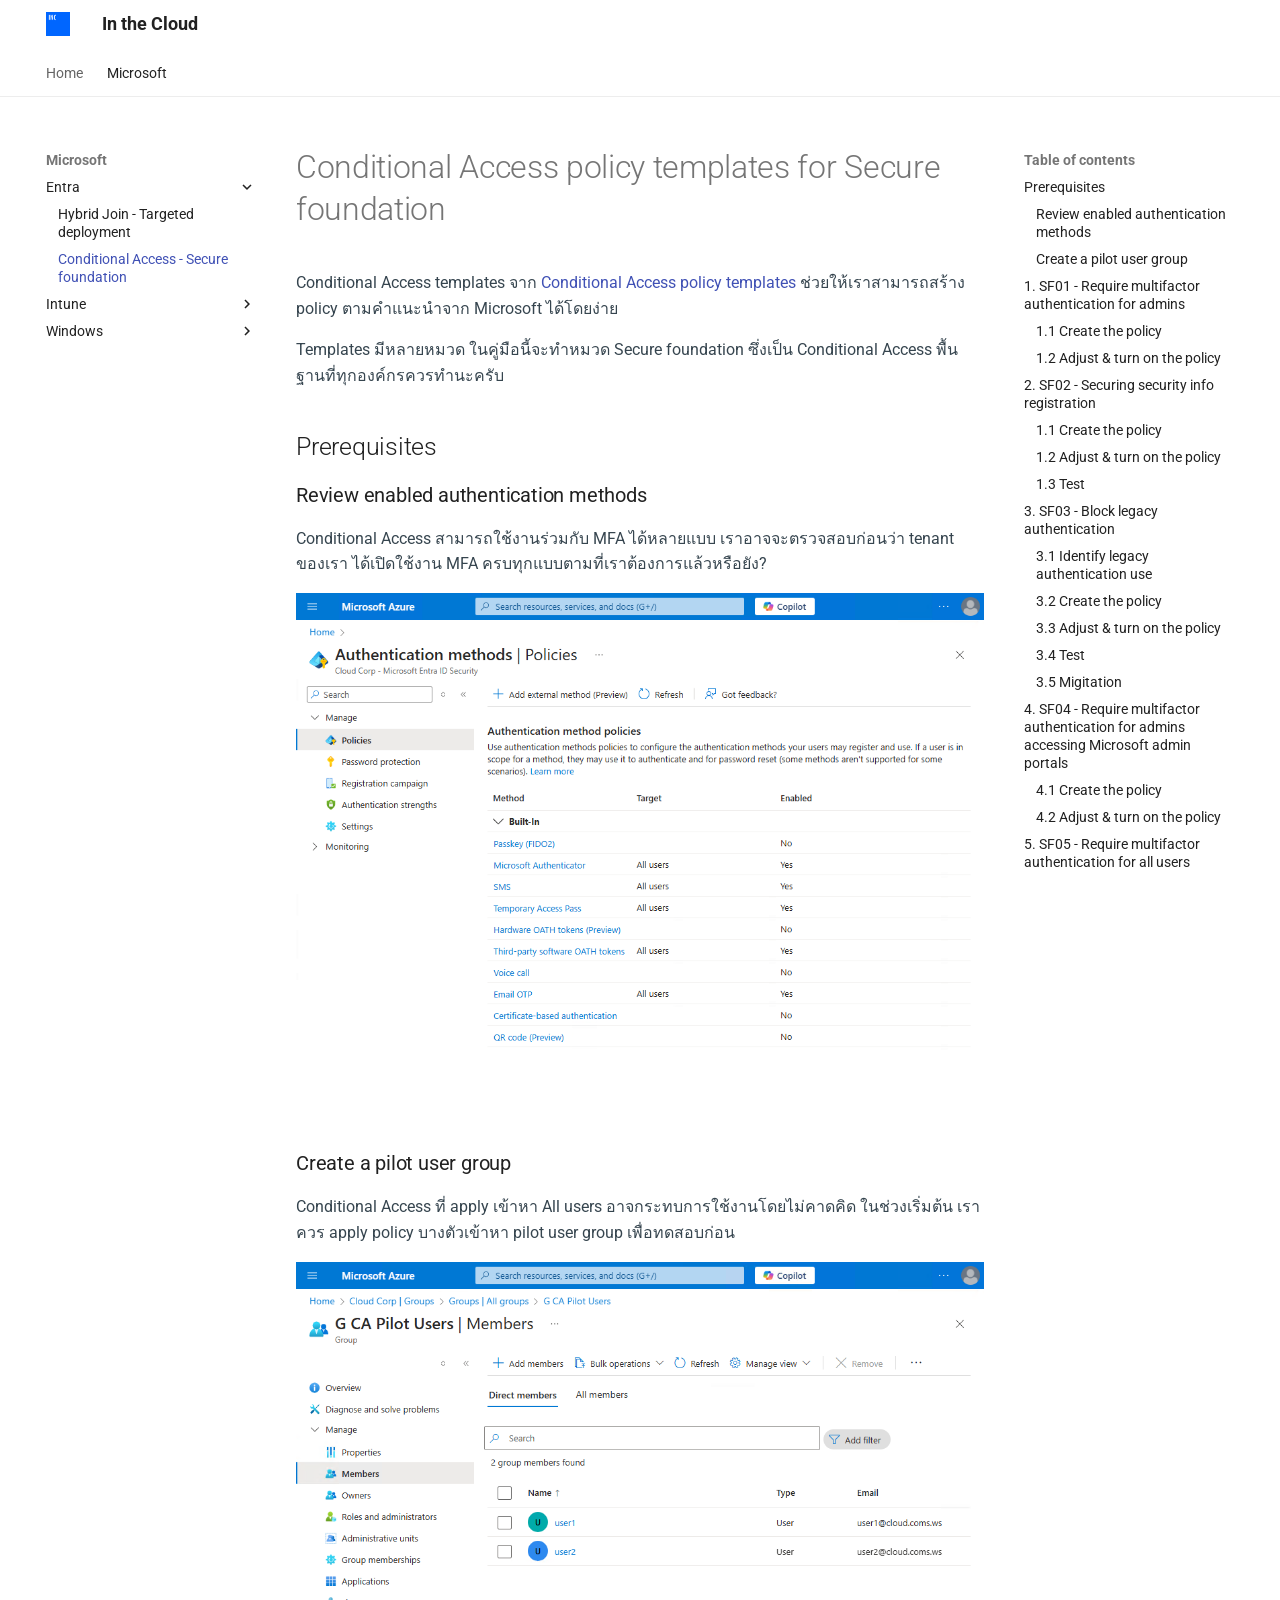
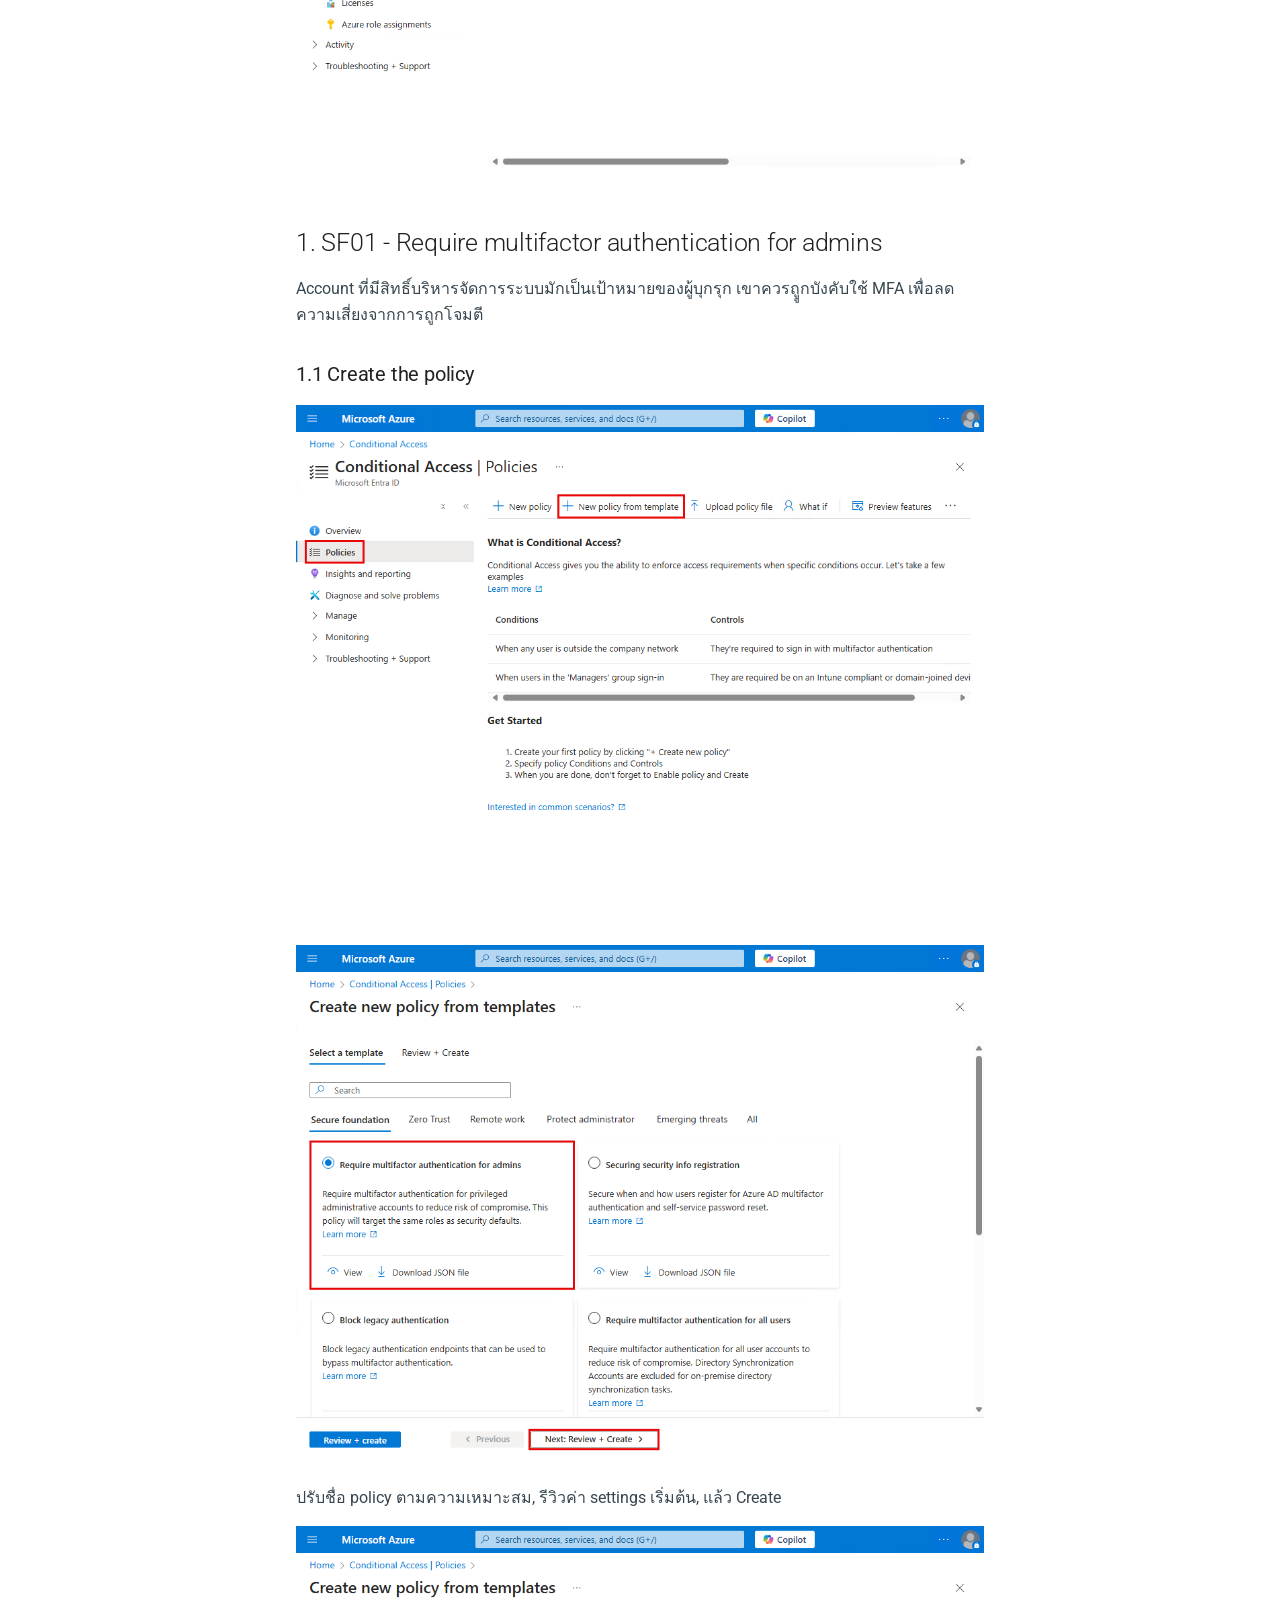
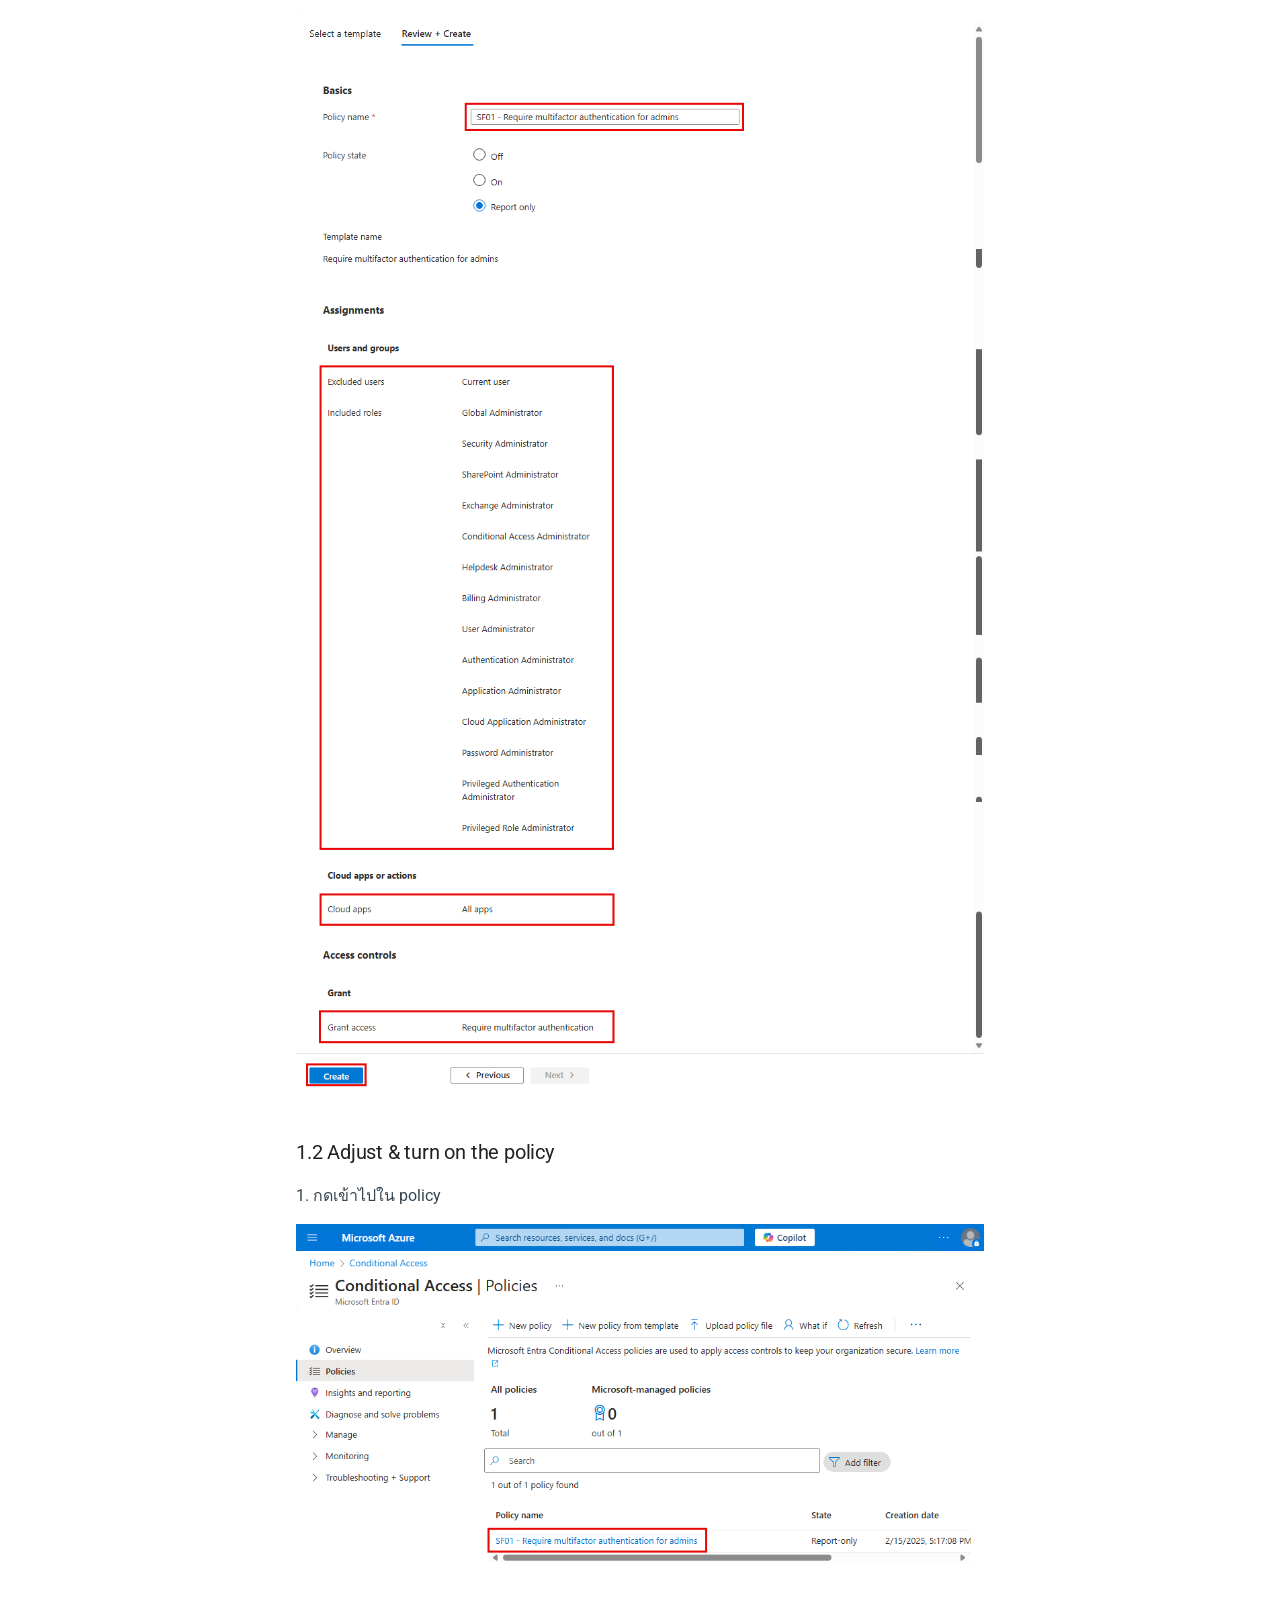
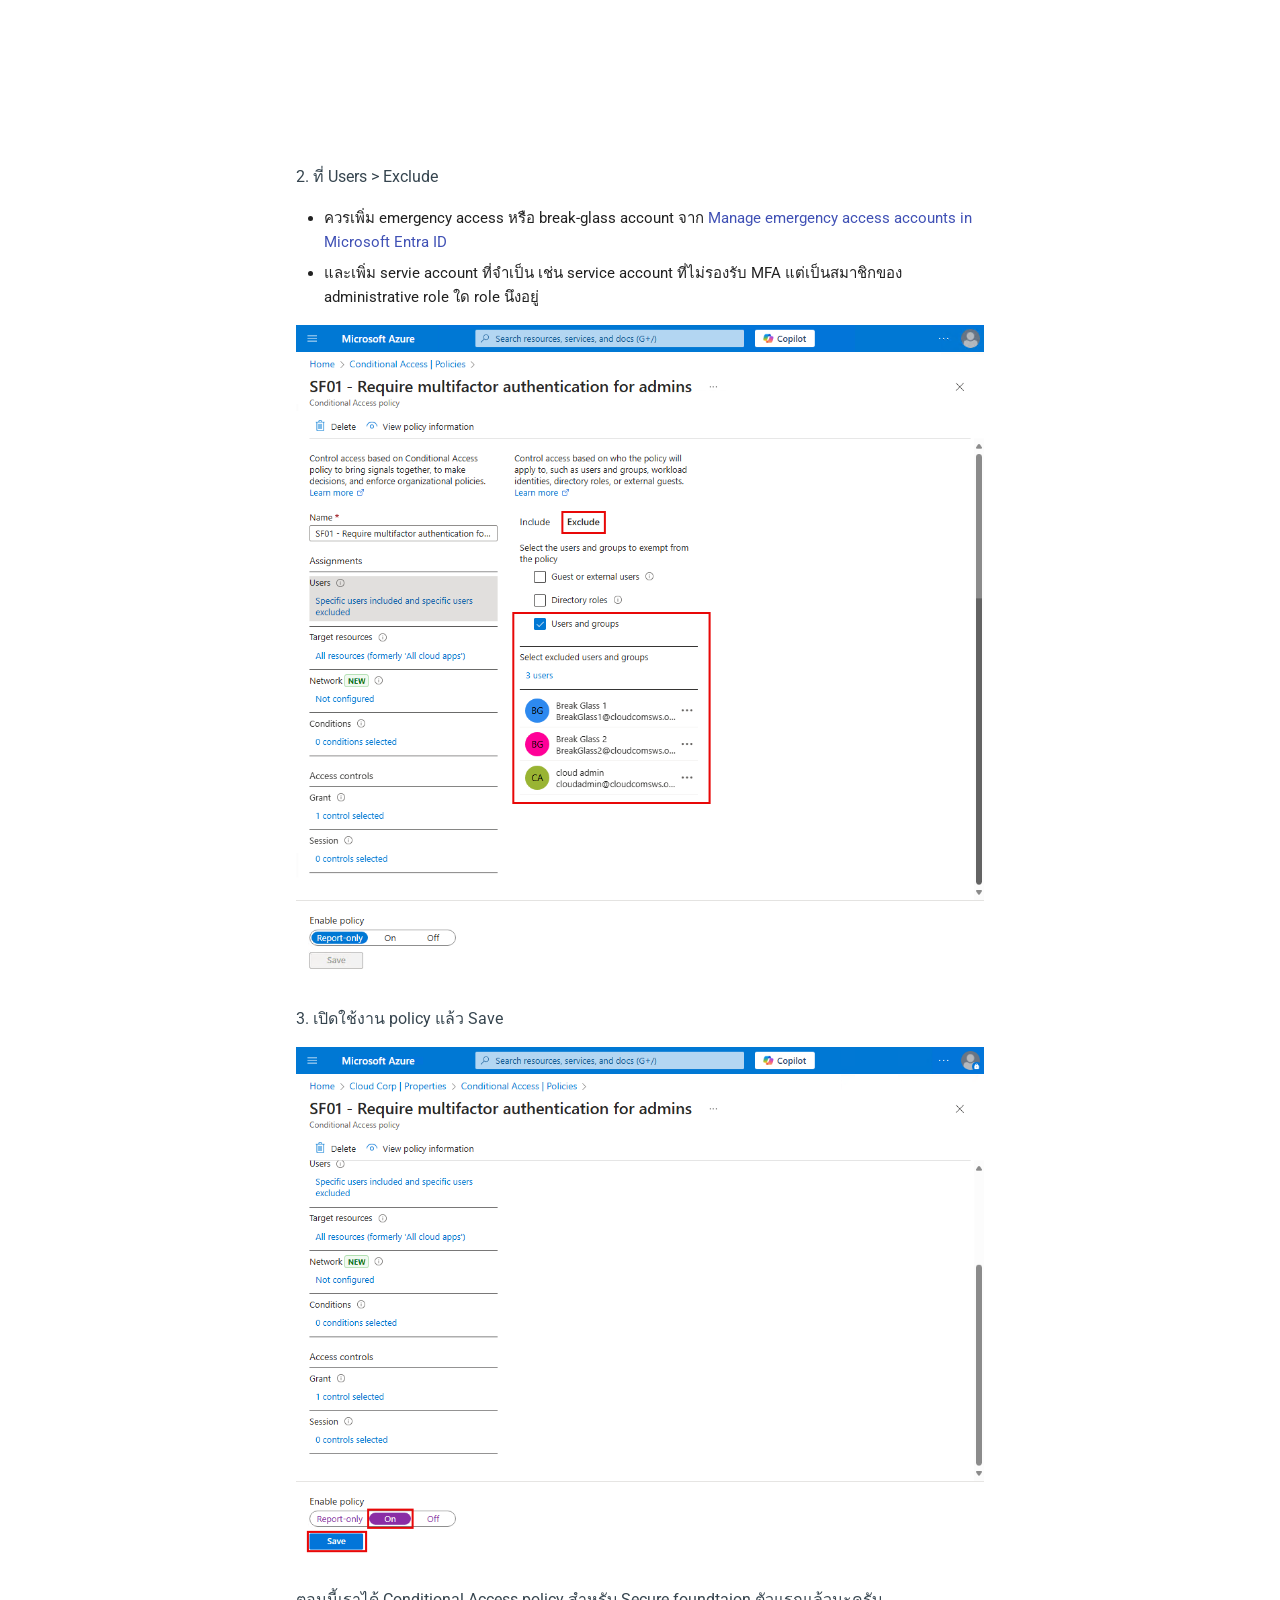
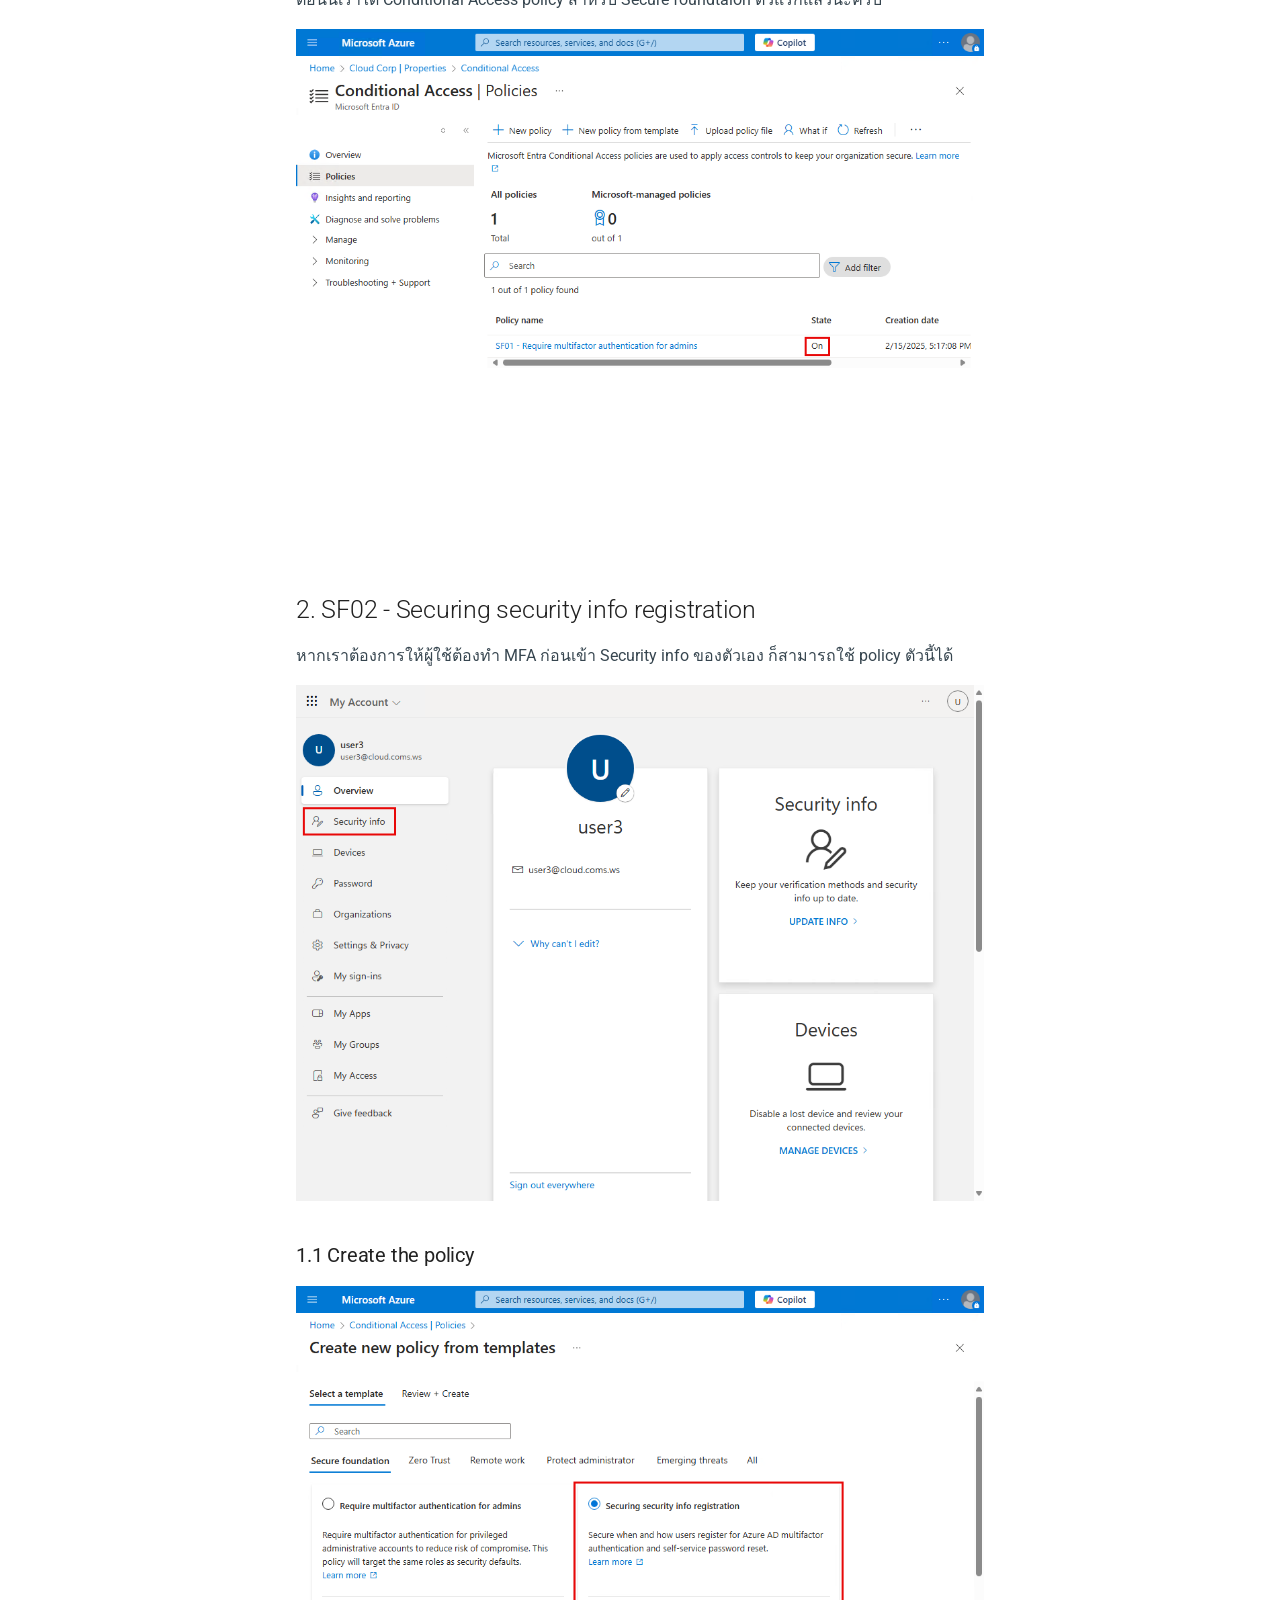
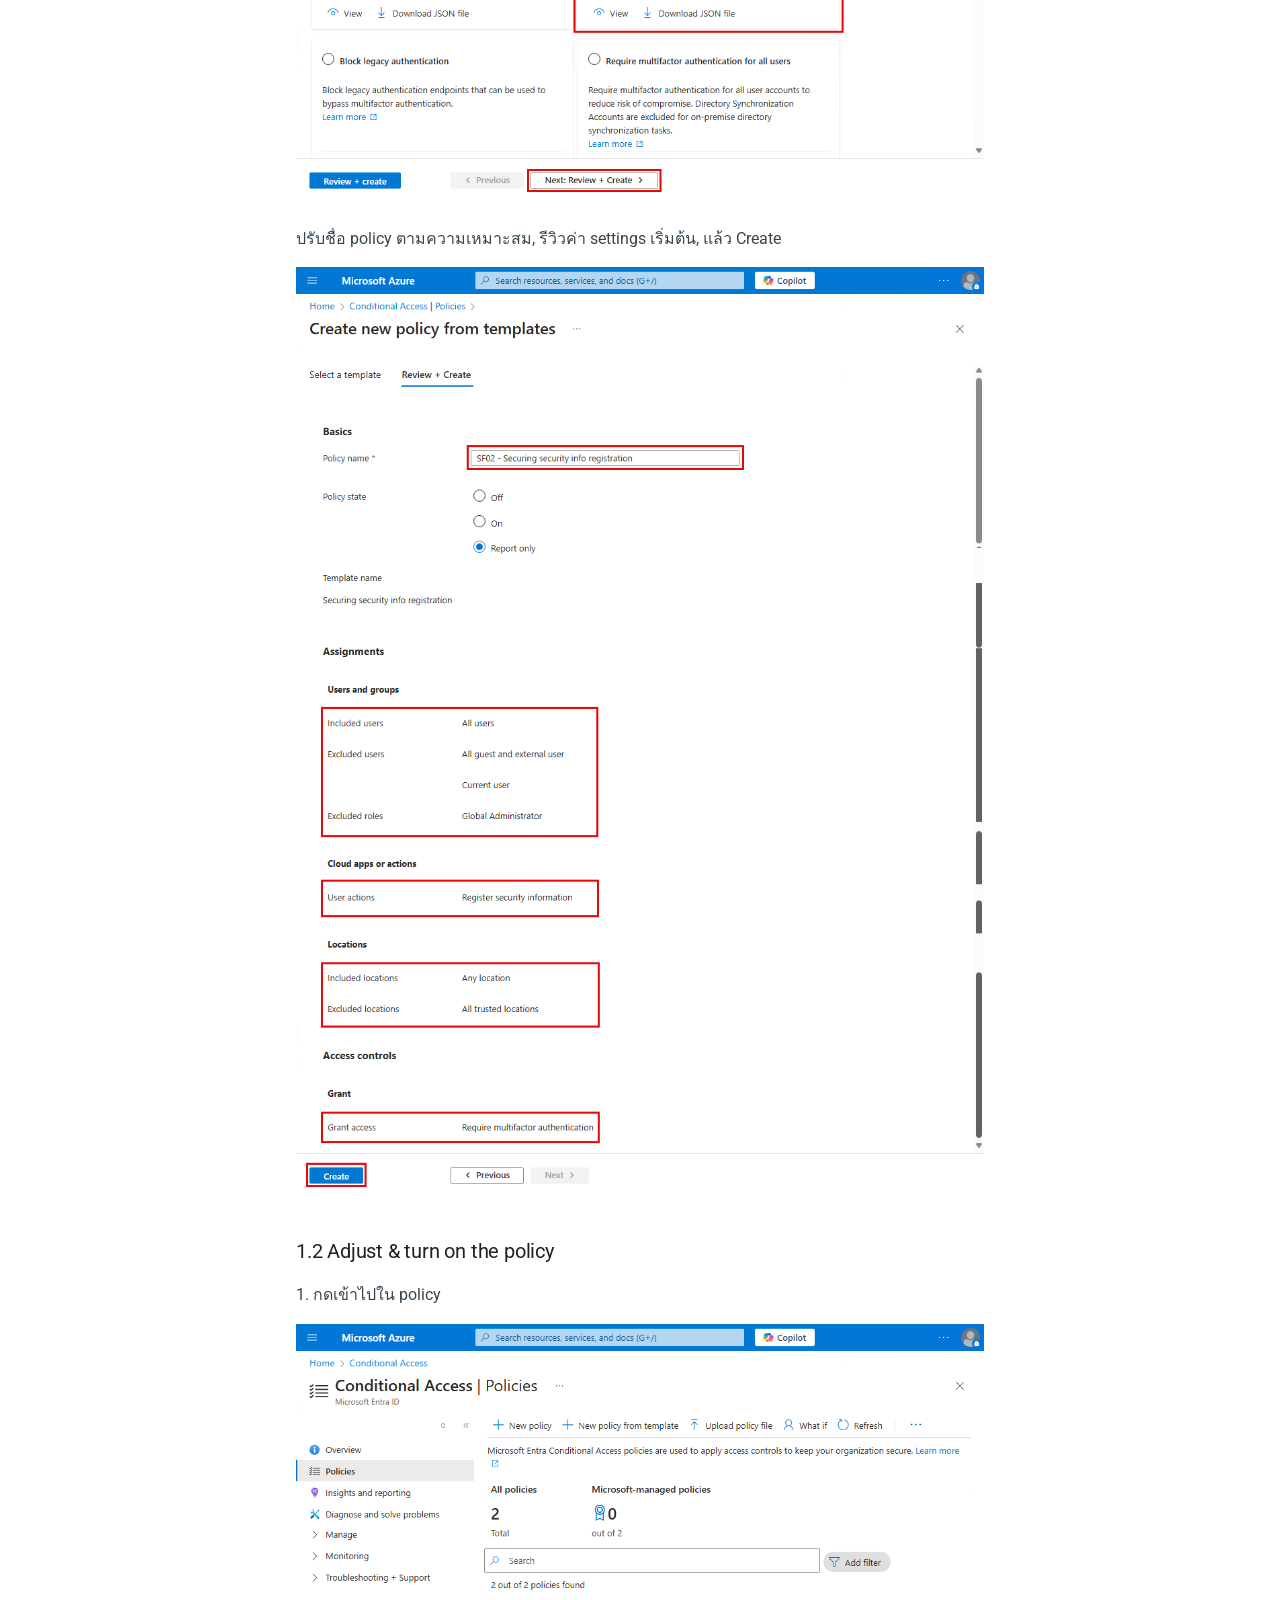
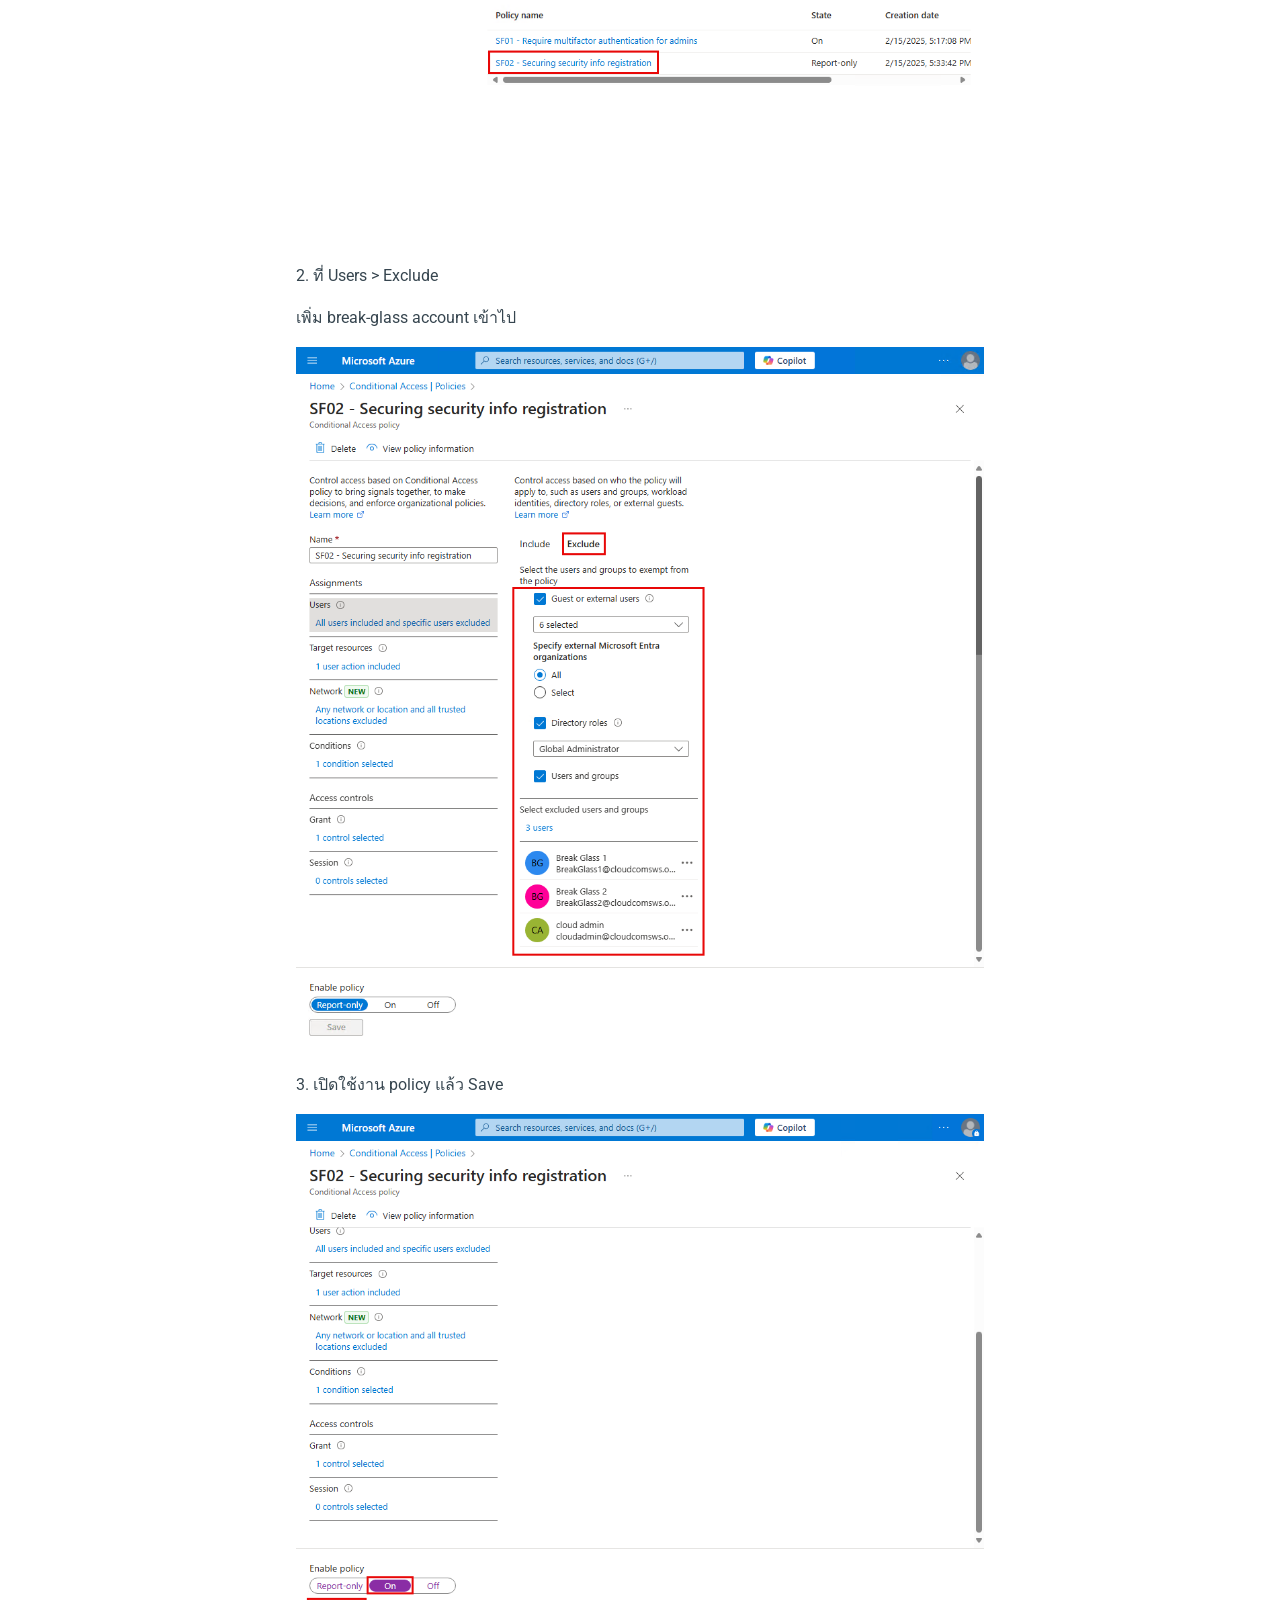
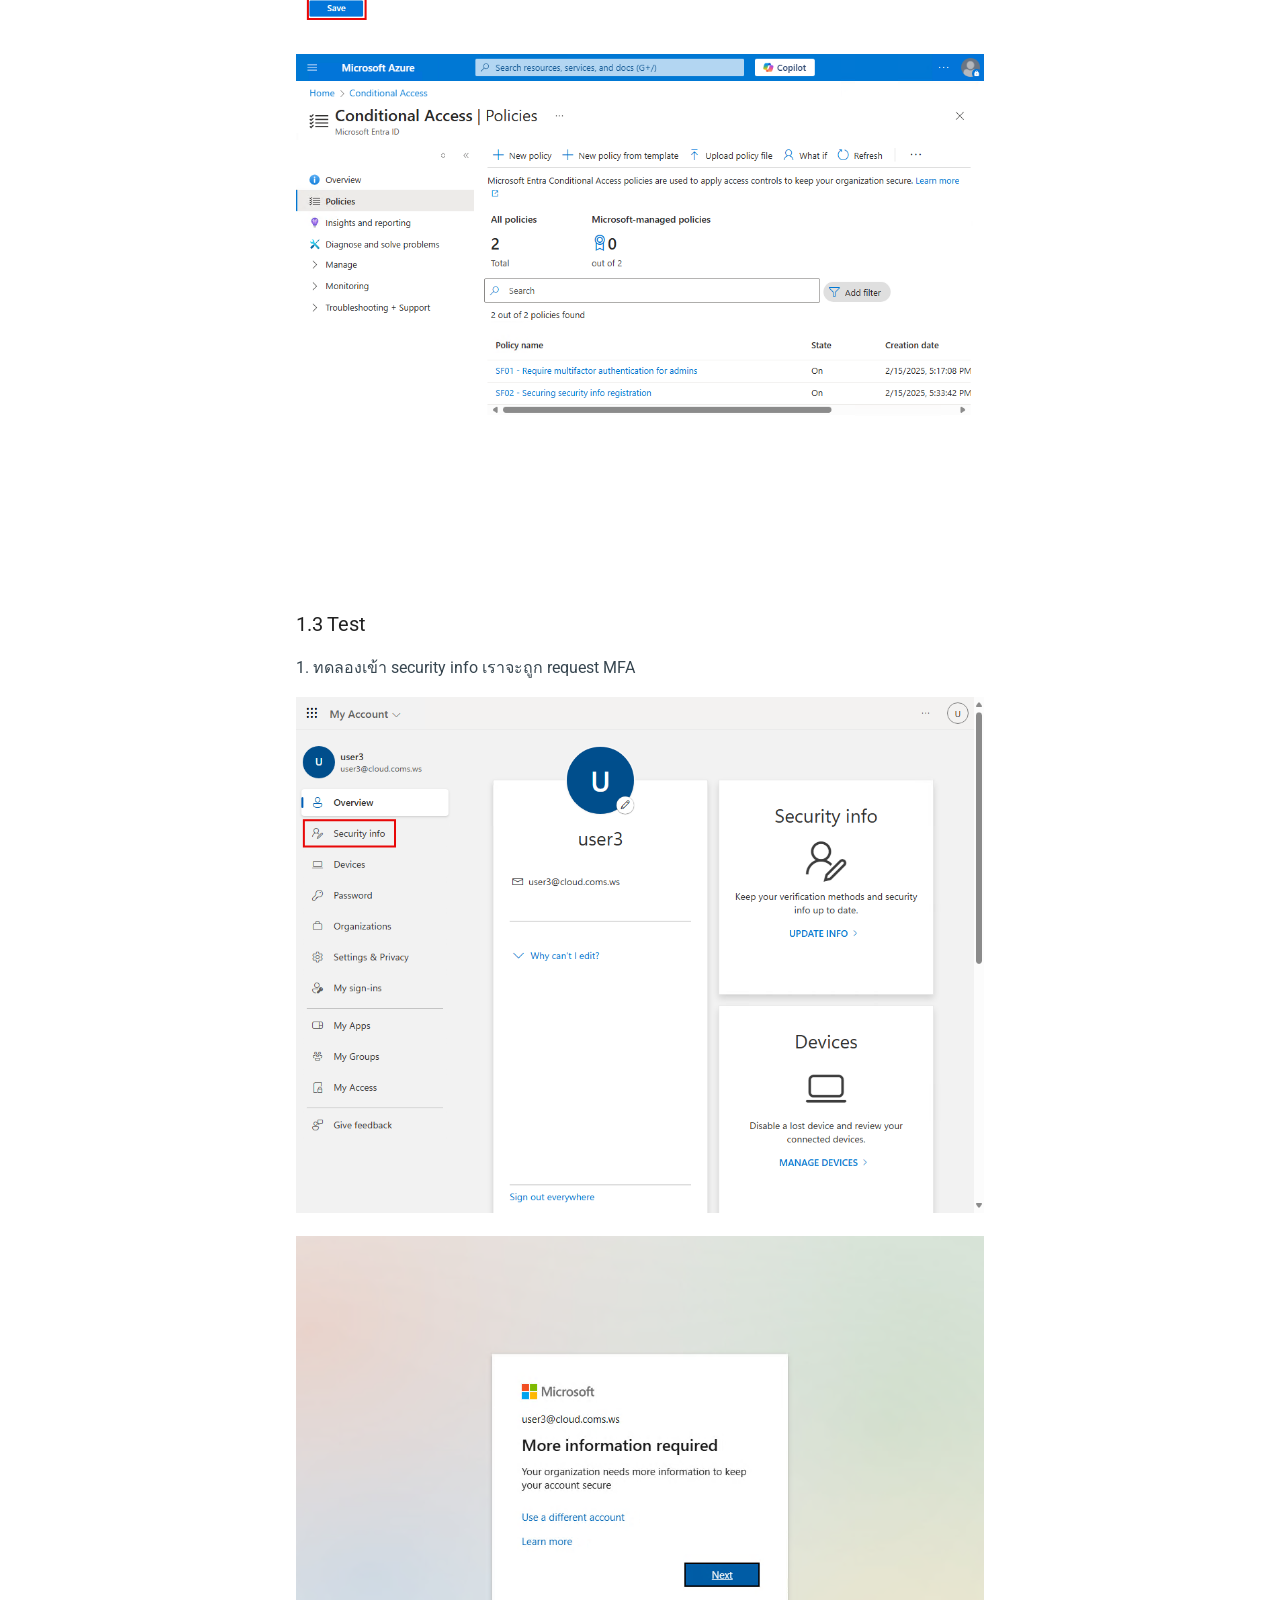
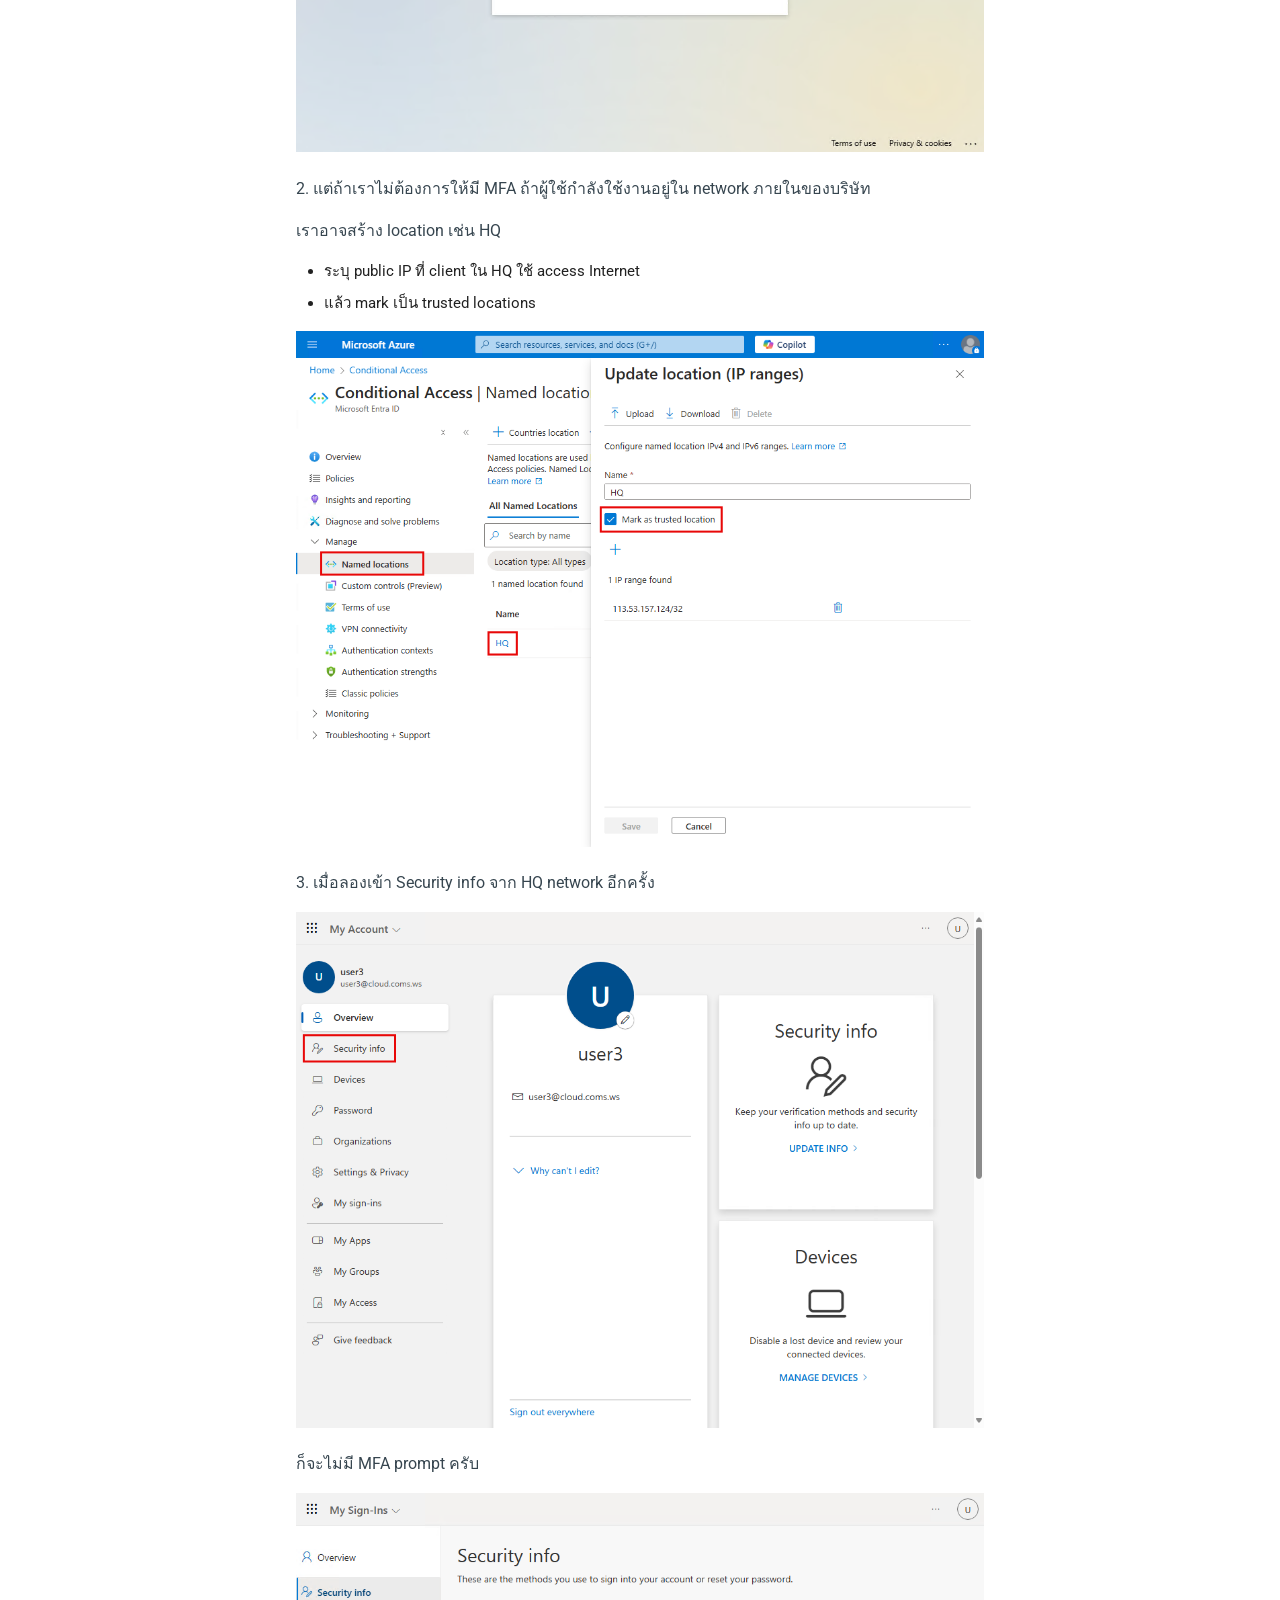
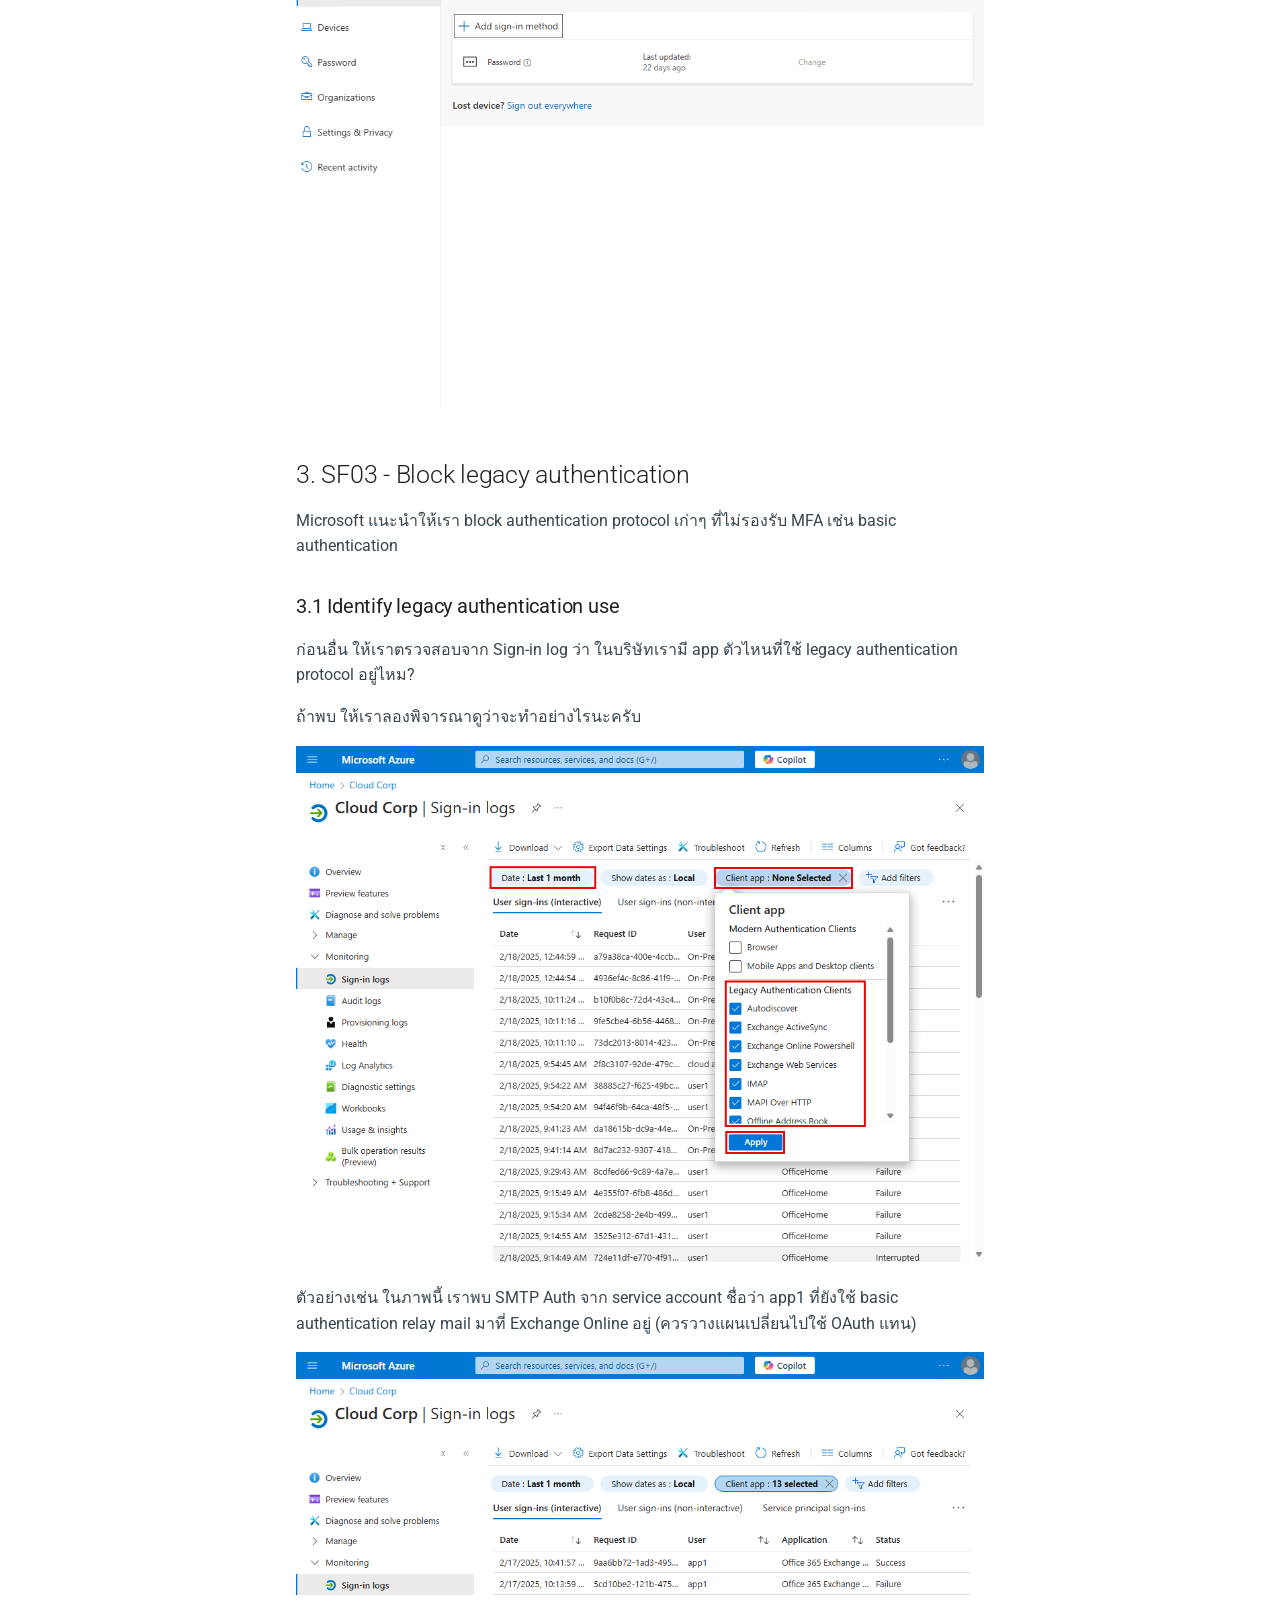
<file: entra/conditional-access-secure-foundation/index.html>
<!doctype html>
<html lang="en" class="no-js">
  <head>
    
      <meta charset="utf-8">
      <meta name="viewport" content="width=device-width,initial-scale=1">
      
        <meta name="description" content="CSoG - Customer Self-onboarding Guides">
      
      
      
        <link rel="canonical" href="https://inthecloudth.github.io/so/entra/conditional-access-secure-foundation/">
      
      
        <link rel="prev" href="../hybrid-join-targeted/">
      
      
        <link rel="next" href="../enroll-hybrid-joined-device-to-intune-via-gpo/">
      
      
      <link rel="icon" href="../../assets/images/favicon.png">
      <meta name="generator" content="mkdocs-1.6.1, mkdocs-material-9.5.50">
    
    
      
        <title>Conditional Access policy templates for Secure foundation - In the Cloud</title>
      
    
    
      <link rel="stylesheet" href="../../assets/stylesheets/main.a40c8224.min.css">
      
        
        <link rel="stylesheet" href="../../assets/stylesheets/palette.06af60db.min.css">
      
      


    
    
      
    
    
      
        
        
        <link rel="preconnect" href="https://fonts.gstatic.com" crossorigin>
        <link rel="stylesheet" href="https://fonts.googleapis.com/css?family=Roboto:300,300i,400,400i,700,700i%7CRoboto+Mono:400,400i,700,700i&display=fallback">
        <style>:root{--md-text-font:"Roboto";--md-code-font:"Roboto Mono"}</style>
      
    
    
      <link rel="stylesheet" href="../../stylesheets/extra.css">
    
    <script>__md_scope=new URL("../..",location),__md_hash=e=>[...e].reduce(((e,_)=>(e<<5)-e+_.charCodeAt(0)),0),__md_get=(e,_=localStorage,t=__md_scope)=>JSON.parse(_.getItem(t.pathname+"."+e)),__md_set=(e,_,t=localStorage,a=__md_scope)=>{try{t.setItem(a.pathname+"."+e,JSON.stringify(_))}catch(e){}}</script>
    
      

    
    
      
        <meta  property="og:type"  content="website" >
      
        <meta  property="og:title"  content="Conditional Access policy templates for Secure foundation - In the Cloud" >
      
        <meta  property="og:description"  content="CSoG - Customer Self-onboarding Guides" >
      
        <meta  property="og:image"  content="https://inthecloudth.github.io/so/assets/images/social/entra/conditional-access-secure-foundation.png" >
      
        <meta  property="og:image:type"  content="image/png" >
      
        <meta  property="og:image:width"  content="1200" >
      
        <meta  property="og:image:height"  content="630" >
      
        <meta  property="og:url"  content="https://inthecloudth.github.io/so/entra/conditional-access-secure-foundation/" >
      
        <meta  name="twitter:card"  content="summary_large_image" >
      
        <meta  name="twitter:title"  content="Conditional Access policy templates for Secure foundation - In the Cloud" >
      
        <meta  name="twitter:description"  content="CSoG - Customer Self-onboarding Guides" >
      
        <meta  name="twitter:image"  content="https://inthecloudth.github.io/so/assets/images/social/entra/conditional-access-secure-foundation.png" >
      
    
    
  </head>
  
  
    
    
    
    
    
    <body dir="ltr" data-md-color-scheme="default" data-md-color-primary="white" data-md-color-accent="indigo">
  
    
    <input class="md-toggle" data-md-toggle="drawer" type="checkbox" id="__drawer" autocomplete="off">
    <input class="md-toggle" data-md-toggle="search" type="checkbox" id="__search" autocomplete="off">
    <label class="md-overlay" for="__drawer"></label>
    <div data-md-component="skip">
      
        
        <a href="#conditional-access-policy-templates-for-secure-foundation" class="md-skip">
          Skip to content
        </a>
      
    </div>
    <div data-md-component="announce">
      
    </div>
    
    
      

<header class="md-header" data-md-component="header">
  <nav class="md-header__inner md-grid" aria-label="Header">
    <a href="../.." title="In the Cloud" class="md-header__button md-logo" aria-label="In the Cloud" data-md-component="logo">
      
  <img src="../../assets/images/logo.png" alt="logo">

    </a>
    <label class="md-header__button md-icon" for="__drawer">
      
      <svg xmlns="http://www.w3.org/2000/svg" viewBox="0 0 24 24"><path d="M3 6h18v2H3zm0 5h18v2H3zm0 5h18v2H3z"/></svg>
    </label>
    <div class="md-header__title" data-md-component="header-title">
      <div class="md-header__ellipsis">
        <div class="md-header__topic">
          <span class="md-ellipsis">
            In the Cloud
          </span>
        </div>
        <div class="md-header__topic" data-md-component="header-topic">
          <span class="md-ellipsis">
            
              Conditional Access policy templates for Secure foundation
            
          </span>
        </div>
      </div>
    </div>
    
      
    
    
    
    
    
  </nav>
  
</header>
    
    <div class="md-container" data-md-component="container">
      
      
        
          
            
<nav class="md-tabs" aria-label="Tabs" data-md-component="tabs">
  <div class="md-grid">
    <ul class="md-tabs__list">
      
        
  
  
  
    <li class="md-tabs__item">
      <a href="../.." class="md-tabs__link">
        
  
    
  
  Home

      </a>
    </li>
  

      
        
  
  
    
  
  
    
    
      
  
  
    
  
  
    
    
      <li class="md-tabs__item md-tabs__item--active">
        <a href="../hybrid-join-targeted/" class="md-tabs__link">
          
  
  Microsoft

        </a>
      </li>
    
  

    
  

      
    </ul>
  </div>
</nav>
          
        
      
      <main class="md-main" data-md-component="main">
        <div class="md-main__inner md-grid">
          
            
              
              <div class="md-sidebar md-sidebar--primary" data-md-component="sidebar" data-md-type="navigation" >
                <div class="md-sidebar__scrollwrap">
                  <div class="md-sidebar__inner">
                    


  


<nav class="md-nav md-nav--primary md-nav--lifted" aria-label="Navigation" data-md-level="0">
  <label class="md-nav__title" for="__drawer">
    <a href="../.." title="In the Cloud" class="md-nav__button md-logo" aria-label="In the Cloud" data-md-component="logo">
      
  <img src="../../assets/images/logo.png" alt="logo">

    </a>
    In the Cloud
  </label>
  
  <ul class="md-nav__list" data-md-scrollfix>
    
      
      
  
  
  
  
    <li class="md-nav__item">
      <a href="../.." class="md-nav__link">
        
  
  <span class="md-ellipsis">
    Home
  </span>
  

      </a>
    </li>
  

    
      
      
  
  
    
  
  
  
    
    
    
      
        
        
      
      
    
    
    <li class="md-nav__item md-nav__item--active md-nav__item--section md-nav__item--nested">
      
        
        
        <input class="md-nav__toggle md-toggle " type="checkbox" id="__nav_2" checked>
        
          
          <label class="md-nav__link" for="__nav_2" id="__nav_2_label" tabindex="">
            
  
  <span class="md-ellipsis">
    Microsoft
  </span>
  

            <span class="md-nav__icon md-icon"></span>
          </label>
        
        <nav class="md-nav" data-md-level="1" aria-labelledby="__nav_2_label" aria-expanded="true">
          <label class="md-nav__title" for="__nav_2">
            <span class="md-nav__icon md-icon"></span>
            Microsoft
          </label>
          <ul class="md-nav__list" data-md-scrollfix>
            
              
                
  
  
    
  
  
  
    
    
    
      
      
    
    
    <li class="md-nav__item md-nav__item--active md-nav__item--nested">
      
        
        
        <input class="md-nav__toggle md-toggle " type="checkbox" id="__nav_2_1" checked>
        
          
          <label class="md-nav__link" for="__nav_2_1" id="__nav_2_1_label" tabindex="0">
            
  
  <span class="md-ellipsis">
    Entra
  </span>
  

            <span class="md-nav__icon md-icon"></span>
          </label>
        
        <nav class="md-nav" data-md-level="2" aria-labelledby="__nav_2_1_label" aria-expanded="true">
          <label class="md-nav__title" for="__nav_2_1">
            <span class="md-nav__icon md-icon"></span>
            Entra
          </label>
          <ul class="md-nav__list" data-md-scrollfix>
            
              
                
  
  
  
  
    <li class="md-nav__item">
      <a href="../hybrid-join-targeted/" class="md-nav__link">
        
  
  <span class="md-ellipsis">
    Hybrid Join - Targeted deployment
  </span>
  

      </a>
    </li>
  

              
            
              
                
  
  
    
  
  
  
    <li class="md-nav__item md-nav__item--active">
      
      <input class="md-nav__toggle md-toggle" type="checkbox" id="__toc">
      
      
        
      
      
        <label class="md-nav__link md-nav__link--active" for="__toc">
          
  
  <span class="md-ellipsis">
    Conditional Access - Secure foundation
  </span>
  

          <span class="md-nav__icon md-icon"></span>
        </label>
      
      <a href="./" class="md-nav__link md-nav__link--active">
        
  
  <span class="md-ellipsis">
    Conditional Access - Secure foundation
  </span>
  

      </a>
      
        

<nav class="md-nav md-nav--secondary" aria-label="Table of contents">
  
  
  
    
  
  
    <label class="md-nav__title" for="__toc">
      <span class="md-nav__icon md-icon"></span>
      Table of contents
    </label>
    <ul class="md-nav__list" data-md-component="toc" data-md-scrollfix>
      
        <li class="md-nav__item">
  <a href="#prerequisites" class="md-nav__link">
    <span class="md-ellipsis">
      Prerequisites
    </span>
  </a>
  
    <nav class="md-nav" aria-label="Prerequisites">
      <ul class="md-nav__list">
        
          <li class="md-nav__item">
  <a href="#review-enabled-authentication-methods" class="md-nav__link">
    <span class="md-ellipsis">
      Review enabled authentication methods
    </span>
  </a>
  
</li>
        
          <li class="md-nav__item">
  <a href="#create-a-pilot-user-group" class="md-nav__link">
    <span class="md-ellipsis">
      Create a pilot user group
    </span>
  </a>
  
</li>
        
      </ul>
    </nav>
  
</li>
      
        <li class="md-nav__item">
  <a href="#1-sf01-require-multifactor-authentication-for-admins" class="md-nav__link">
    <span class="md-ellipsis">
      1. SF01 - Require multifactor authentication for admins
    </span>
  </a>
  
    <nav class="md-nav" aria-label="1. SF01 - Require multifactor authentication for admins">
      <ul class="md-nav__list">
        
          <li class="md-nav__item">
  <a href="#11-create-the-policy" class="md-nav__link">
    <span class="md-ellipsis">
      1.1 Create the policy
    </span>
  </a>
  
</li>
        
          <li class="md-nav__item">
  <a href="#12-adjust-turn-on-the-policy" class="md-nav__link">
    <span class="md-ellipsis">
      1.2 Adjust &amp; turn on the policy
    </span>
  </a>
  
</li>
        
      </ul>
    </nav>
  
</li>
      
        <li class="md-nav__item">
  <a href="#2-sf02-securing-security-info-registration" class="md-nav__link">
    <span class="md-ellipsis">
      2. SF02 - Securing security info registration
    </span>
  </a>
  
    <nav class="md-nav" aria-label="2. SF02 - Securing security info registration">
      <ul class="md-nav__list">
        
          <li class="md-nav__item">
  <a href="#11-create-the-policy_1" class="md-nav__link">
    <span class="md-ellipsis">
      1.1 Create the policy
    </span>
  </a>
  
</li>
        
          <li class="md-nav__item">
  <a href="#12-adjust-turn-on-the-policy_1" class="md-nav__link">
    <span class="md-ellipsis">
      1.2 Adjust &amp; turn on the policy
    </span>
  </a>
  
</li>
        
          <li class="md-nav__item">
  <a href="#13-test" class="md-nav__link">
    <span class="md-ellipsis">
      1.3 Test
    </span>
  </a>
  
</li>
        
      </ul>
    </nav>
  
</li>
      
        <li class="md-nav__item">
  <a href="#3-sf03-block-legacy-authentication" class="md-nav__link">
    <span class="md-ellipsis">
      3. SF03 - Block legacy authentication
    </span>
  </a>
  
    <nav class="md-nav" aria-label="3. SF03 - Block legacy authentication">
      <ul class="md-nav__list">
        
          <li class="md-nav__item">
  <a href="#31-identify-legacy-authentication-use" class="md-nav__link">
    <span class="md-ellipsis">
      3.1 Identify legacy authentication use
    </span>
  </a>
  
</li>
        
          <li class="md-nav__item">
  <a href="#32-create-the-policy" class="md-nav__link">
    <span class="md-ellipsis">
      3.2 Create the policy
    </span>
  </a>
  
</li>
        
          <li class="md-nav__item">
  <a href="#33-adjust-turn-on-the-policy" class="md-nav__link">
    <span class="md-ellipsis">
      3.3 Adjust &amp; turn on the policy
    </span>
  </a>
  
</li>
        
          <li class="md-nav__item">
  <a href="#34-test" class="md-nav__link">
    <span class="md-ellipsis">
      3.4 Test
    </span>
  </a>
  
</li>
        
          <li class="md-nav__item">
  <a href="#35-migitation" class="md-nav__link">
    <span class="md-ellipsis">
      3.5 Migitation
    </span>
  </a>
  
</li>
        
      </ul>
    </nav>
  
</li>
      
        <li class="md-nav__item">
  <a href="#4-sf04-require-multifactor-authentication-for-admins-accessing-microsoft-admin-portals" class="md-nav__link">
    <span class="md-ellipsis">
      4. SF04 - Require multifactor authentication for admins accessing Microsoft admin portals
    </span>
  </a>
  
    <nav class="md-nav" aria-label="4. SF04 - Require multifactor authentication for admins accessing Microsoft admin portals">
      <ul class="md-nav__list">
        
          <li class="md-nav__item">
  <a href="#41-create-the-policy" class="md-nav__link">
    <span class="md-ellipsis">
      4.1 Create the policy
    </span>
  </a>
  
</li>
        
          <li class="md-nav__item">
  <a href="#42-adjust-turn-on-the-policy" class="md-nav__link">
    <span class="md-ellipsis">
      4.2 Adjust &amp; turn on the policy
    </span>
  </a>
  
</li>
        
      </ul>
    </nav>
  
</li>
      
        <li class="md-nav__item">
  <a href="#5-sf05-require-multifactor-authentication-for-all-users" class="md-nav__link">
    <span class="md-ellipsis">
      5. SF05 - Require multifactor authentication for all users
    </span>
  </a>
  
    <nav class="md-nav" aria-label="5. SF05 - Require multifactor authentication for all users">
      <ul class="md-nav__list">
        
          <li class="md-nav__item">
  <a href="#51-create-the-policy" class="md-nav__link">
    <span class="md-ellipsis">
      5.1 Create the policy
    </span>
  </a>
  
</li>
        
          <li class="md-nav__item">
  <a href="#52-adjust-turn-on-the-policy" class="md-nav__link">
    <span class="md-ellipsis">
      5.2 Adjust &amp; turn on the policy
    </span>
  </a>
  
</li>
        
      </ul>
    </nav>
  
</li>
      
        <li class="md-nav__item">
  <a href="#6-sf06-require-multifactor-authentication-for-azure-management" class="md-nav__link">
    <span class="md-ellipsis">
      6. SF06 - Require multifactor authentication for Azure management
    </span>
  </a>
  
    <nav class="md-nav" aria-label="6. SF06 - Require multifactor authentication for Azure management">
      <ul class="md-nav__list">
        
          <li class="md-nav__item">
  <a href="#61-create-the-policy" class="md-nav__link">
    <span class="md-ellipsis">
      6.1 Create the policy
    </span>
  </a>
  
</li>
        
          <li class="md-nav__item">
  <a href="#62-adjust-turn-on-the-policy" class="md-nav__link">
    <span class="md-ellipsis">
      6.2 Adjust &amp; turn on the policy
    </span>
  </a>
  
</li>
        
      </ul>
    </nav>
  
</li>
      
        <li class="md-nav__item">
  <a href="#7-sf07-require-compliant-or-microsoft-entra-hybrid-joined-device-or-multifactor-authentication-for-all-users" class="md-nav__link">
    <span class="md-ellipsis">
      7. SF07 - Require compliant or Microsoft Entra hybrid joined device or multifactor authentication for all users
    </span>
  </a>
  
    <nav class="md-nav" aria-label="7. SF07 - Require compliant or Microsoft Entra hybrid joined device or multifactor authentication for all users">
      <ul class="md-nav__list">
        
          <li class="md-nav__item">
  <a href="#71-create-the-policy" class="md-nav__link">
    <span class="md-ellipsis">
      7.1 Create the policy
    </span>
  </a>
  
</li>
        
          <li class="md-nav__item">
  <a href="#72-adjust-turn-on-the-policy" class="md-nav__link">
    <span class="md-ellipsis">
      7.2 Adjust &amp; turn on the policy
    </span>
  </a>
  
</li>
        
      </ul>
    </nav>
  
</li>
      
        <li class="md-nav__item">
  <a href="#8-sf08-require-compliant-device" class="md-nav__link">
    <span class="md-ellipsis">
      8. SF08 - Require compliant device
    </span>
  </a>
  
    <nav class="md-nav" aria-label="8. SF08 - Require compliant device">
      <ul class="md-nav__list">
        
          <li class="md-nav__item">
  <a href="#dont-create-this-policy" class="md-nav__link">
    <span class="md-ellipsis">
      Don't create this policy
    </span>
  </a>
  
</li>
        
      </ul>
    </nav>
  
</li>
      
        <li class="md-nav__item">
  <a href="#next-steps" class="md-nav__link">
    <span class="md-ellipsis">
      Next steps
    </span>
  </a>
  
</li>
      
        <li class="md-nav__item">
  <a href="#references" class="md-nav__link">
    <span class="md-ellipsis">
      References
    </span>
  </a>
  
</li>
      
    </ul>
  
</nav>
      
    </li>
  

              
            
          </ul>
        </nav>
      
    </li>
  

              
            
              
                
  
  
  
  
    
    
    
      
      
    
    
    <li class="md-nav__item md-nav__item--nested">
      
        
        
        <input class="md-nav__toggle md-toggle " type="checkbox" id="__nav_2_2" >
        
          
          <label class="md-nav__link" for="__nav_2_2" id="__nav_2_2_label" tabindex="0">
            
  
  <span class="md-ellipsis">
    Intune
  </span>
  

            <span class="md-nav__icon md-icon"></span>
          </label>
        
        <nav class="md-nav" data-md-level="2" aria-labelledby="__nav_2_2_label" aria-expanded="false">
          <label class="md-nav__title" for="__nav_2_2">
            <span class="md-nav__icon md-icon"></span>
            Intune
          </label>
          <ul class="md-nav__list" data-md-scrollfix>
            
              
                
  
  
  
  
    <li class="md-nav__item">
      <a href="../enroll-hybrid-joined-device-to-intune-via-gpo/" class="md-nav__link">
        
  
  <span class="md-ellipsis">
    Auto enroll Entra hybrid joined devices to Intune via GPO
  </span>
  

      </a>
    </li>
  

              
            
          </ul>
        </nav>
      
    </li>
  

              
            
              
                
  
  
  
  
    
    
    
      
      
    
    
    <li class="md-nav__item md-nav__item--nested">
      
        
        
        <input class="md-nav__toggle md-toggle " type="checkbox" id="__nav_2_3" >
        
          
          <label class="md-nav__link" for="__nav_2_3" id="__nav_2_3_label" tabindex="0">
            
  
  <span class="md-ellipsis">
    Windows
  </span>
  

            <span class="md-nav__icon md-icon"></span>
          </label>
        
        <nav class="md-nav" data-md-level="2" aria-labelledby="__nav_2_3_label" aria-expanded="false">
          <label class="md-nav__title" for="__nav_2_3">
            <span class="md-nav__icon md-icon"></span>
            Windows
          </label>
          <ul class="md-nav__list" data-md-scrollfix>
            
              
                
  
  
  
  
    <li class="md-nav__item">
      <a href="../../adds/reset-domain-admin-password/" class="md-nav__link">
        
  
  <span class="md-ellipsis">
    Reset a forgotten domain admin password
  </span>
  

      </a>
    </li>
  

              
            
          </ul>
        </nav>
      
    </li>
  

              
            
          </ul>
        </nav>
      
    </li>
  

    
  </ul>
</nav>
                  </div>
                </div>
              </div>
            
            
              
              <div class="md-sidebar md-sidebar--secondary" data-md-component="sidebar" data-md-type="toc" >
                <div class="md-sidebar__scrollwrap">
                  <div class="md-sidebar__inner">
                    

<nav class="md-nav md-nav--secondary" aria-label="Table of contents">
  
  
  
    
  
  
    <label class="md-nav__title" for="__toc">
      <span class="md-nav__icon md-icon"></span>
      Table of contents
    </label>
    <ul class="md-nav__list" data-md-component="toc" data-md-scrollfix>
      
        <li class="md-nav__item">
  <a href="#prerequisites" class="md-nav__link">
    <span class="md-ellipsis">
      Prerequisites
    </span>
  </a>
  
    <nav class="md-nav" aria-label="Prerequisites">
      <ul class="md-nav__list">
        
          <li class="md-nav__item">
  <a href="#review-enabled-authentication-methods" class="md-nav__link">
    <span class="md-ellipsis">
      Review enabled authentication methods
    </span>
  </a>
  
</li>
        
          <li class="md-nav__item">
  <a href="#create-a-pilot-user-group" class="md-nav__link">
    <span class="md-ellipsis">
      Create a pilot user group
    </span>
  </a>
  
</li>
        
      </ul>
    </nav>
  
</li>
      
        <li class="md-nav__item">
  <a href="#1-sf01-require-multifactor-authentication-for-admins" class="md-nav__link">
    <span class="md-ellipsis">
      1. SF01 - Require multifactor authentication for admins
    </span>
  </a>
  
    <nav class="md-nav" aria-label="1. SF01 - Require multifactor authentication for admins">
      <ul class="md-nav__list">
        
          <li class="md-nav__item">
  <a href="#11-create-the-policy" class="md-nav__link">
    <span class="md-ellipsis">
      1.1 Create the policy
    </span>
  </a>
  
</li>
        
          <li class="md-nav__item">
  <a href="#12-adjust-turn-on-the-policy" class="md-nav__link">
    <span class="md-ellipsis">
      1.2 Adjust &amp; turn on the policy
    </span>
  </a>
  
</li>
        
      </ul>
    </nav>
  
</li>
      
        <li class="md-nav__item">
  <a href="#2-sf02-securing-security-info-registration" class="md-nav__link">
    <span class="md-ellipsis">
      2. SF02 - Securing security info registration
    </span>
  </a>
  
    <nav class="md-nav" aria-label="2. SF02 - Securing security info registration">
      <ul class="md-nav__list">
        
          <li class="md-nav__item">
  <a href="#11-create-the-policy_1" class="md-nav__link">
    <span class="md-ellipsis">
      1.1 Create the policy
    </span>
  </a>
  
</li>
        
          <li class="md-nav__item">
  <a href="#12-adjust-turn-on-the-policy_1" class="md-nav__link">
    <span class="md-ellipsis">
      1.2 Adjust &amp; turn on the policy
    </span>
  </a>
  
</li>
        
          <li class="md-nav__item">
  <a href="#13-test" class="md-nav__link">
    <span class="md-ellipsis">
      1.3 Test
    </span>
  </a>
  
</li>
        
      </ul>
    </nav>
  
</li>
      
        <li class="md-nav__item">
  <a href="#3-sf03-block-legacy-authentication" class="md-nav__link">
    <span class="md-ellipsis">
      3. SF03 - Block legacy authentication
    </span>
  </a>
  
    <nav class="md-nav" aria-label="3. SF03 - Block legacy authentication">
      <ul class="md-nav__list">
        
          <li class="md-nav__item">
  <a href="#31-identify-legacy-authentication-use" class="md-nav__link">
    <span class="md-ellipsis">
      3.1 Identify legacy authentication use
    </span>
  </a>
  
</li>
        
          <li class="md-nav__item">
  <a href="#32-create-the-policy" class="md-nav__link">
    <span class="md-ellipsis">
      3.2 Create the policy
    </span>
  </a>
  
</li>
        
          <li class="md-nav__item">
  <a href="#33-adjust-turn-on-the-policy" class="md-nav__link">
    <span class="md-ellipsis">
      3.3 Adjust &amp; turn on the policy
    </span>
  </a>
  
</li>
        
          <li class="md-nav__item">
  <a href="#34-test" class="md-nav__link">
    <span class="md-ellipsis">
      3.4 Test
    </span>
  </a>
  
</li>
        
          <li class="md-nav__item">
  <a href="#35-migitation" class="md-nav__link">
    <span class="md-ellipsis">
      3.5 Migitation
    </span>
  </a>
  
</li>
        
      </ul>
    </nav>
  
</li>
      
        <li class="md-nav__item">
  <a href="#4-sf04-require-multifactor-authentication-for-admins-accessing-microsoft-admin-portals" class="md-nav__link">
    <span class="md-ellipsis">
      4. SF04 - Require multifactor authentication for admins accessing Microsoft admin portals
    </span>
  </a>
  
    <nav class="md-nav" aria-label="4. SF04 - Require multifactor authentication for admins accessing Microsoft admin portals">
      <ul class="md-nav__list">
        
          <li class="md-nav__item">
  <a href="#41-create-the-policy" class="md-nav__link">
    <span class="md-ellipsis">
      4.1 Create the policy
    </span>
  </a>
  
</li>
        
          <li class="md-nav__item">
  <a href="#42-adjust-turn-on-the-policy" class="md-nav__link">
    <span class="md-ellipsis">
      4.2 Adjust &amp; turn on the policy
    </span>
  </a>
  
</li>
        
      </ul>
    </nav>
  
</li>
      
        <li class="md-nav__item">
  <a href="#5-sf05-require-multifactor-authentication-for-all-users" class="md-nav__link">
    <span class="md-ellipsis">
      5. SF05 - Require multifactor authentication for all users
    </span>
  </a>
  
    <nav class="md-nav" aria-label="5. SF05 - Require multifactor authentication for all users">
      <ul class="md-nav__list">
        
          <li class="md-nav__item">
  <a href="#51-create-the-policy" class="md-nav__link">
    <span class="md-ellipsis">
      5.1 Create the policy
    </span>
  </a>
  
</li>
        
          <li class="md-nav__item">
  <a href="#52-adjust-turn-on-the-policy" class="md-nav__link">
    <span class="md-ellipsis">
      5.2 Adjust &amp; turn on the policy
    </span>
  </a>
  
</li>
        
      </ul>
    </nav>
  
</li>
      
        <li class="md-nav__item">
  <a href="#6-sf06-require-multifactor-authentication-for-azure-management" class="md-nav__link">
    <span class="md-ellipsis">
      6. SF06 - Require multifactor authentication for Azure management
    </span>
  </a>
  
    <nav class="md-nav" aria-label="6. SF06 - Require multifactor authentication for Azure management">
      <ul class="md-nav__list">
        
          <li class="md-nav__item">
  <a href="#61-create-the-policy" class="md-nav__link">
    <span class="md-ellipsis">
      6.1 Create the policy
    </span>
  </a>
  
</li>
        
          <li class="md-nav__item">
  <a href="#62-adjust-turn-on-the-policy" class="md-nav__link">
    <span class="md-ellipsis">
      6.2 Adjust &amp; turn on the policy
    </span>
  </a>
  
</li>
        
      </ul>
    </nav>
  
</li>
      
        <li class="md-nav__item">
  <a href="#7-sf07-require-compliant-or-microsoft-entra-hybrid-joined-device-or-multifactor-authentication-for-all-users" class="md-nav__link">
    <span class="md-ellipsis">
      7. SF07 - Require compliant or Microsoft Entra hybrid joined device or multifactor authentication for all users
    </span>
  </a>
  
    <nav class="md-nav" aria-label="7. SF07 - Require compliant or Microsoft Entra hybrid joined device or multifactor authentication for all users">
      <ul class="md-nav__list">
        
          <li class="md-nav__item">
  <a href="#71-create-the-policy" class="md-nav__link">
    <span class="md-ellipsis">
      7.1 Create the policy
    </span>
  </a>
  
</li>
        
          <li class="md-nav__item">
  <a href="#72-adjust-turn-on-the-policy" class="md-nav__link">
    <span class="md-ellipsis">
      7.2 Adjust &amp; turn on the policy
    </span>
  </a>
  
</li>
        
      </ul>
    </nav>
  
</li>
      
        <li class="md-nav__item">
  <a href="#8-sf08-require-compliant-device" class="md-nav__link">
    <span class="md-ellipsis">
      8. SF08 - Require compliant device
    </span>
  </a>
  
    <nav class="md-nav" aria-label="8. SF08 - Require compliant device">
      <ul class="md-nav__list">
        
          <li class="md-nav__item">
  <a href="#dont-create-this-policy" class="md-nav__link">
    <span class="md-ellipsis">
      Don't create this policy
    </span>
  </a>
  
</li>
        
      </ul>
    </nav>
  
</li>
      
        <li class="md-nav__item">
  <a href="#next-steps" class="md-nav__link">
    <span class="md-ellipsis">
      Next steps
    </span>
  </a>
  
</li>
      
        <li class="md-nav__item">
  <a href="#references" class="md-nav__link">
    <span class="md-ellipsis">
      References
    </span>
  </a>
  
</li>
      
    </ul>
  
</nav>
                  </div>
                </div>
              </div>
            
          
          
            <div class="md-content" data-md-component="content">
              <article class="md-content__inner md-typeset">
                
                  


<h1 id="conditional-access-policy-templates-for-secure-foundation">Conditional Access policy templates for Secure foundation</h1>
<p>Conditional Access templates จาก <a href="https://learn.microsoft.com/en-us/entra/identity/conditional-access/concept-conditional-access-policy-common?tabs=secure-foundation">Conditional Access policy templates</a> ช่วยให้เราสามารถสร้าง policy ตามคำแนะนำจาก Microsoft ได้โดยง่าย</p>
<p>Templates มีหลายหมวด ในคู่มือนี้จะทำหมวด Secure foundation ซึ่งเป็น Conditional Access พื้นฐานที่ทุกองค์กรควรทำนะครับ</p>
<h2 id="prerequisites">Prerequisites</h2>
<h3 id="review-enabled-authentication-methods">Review enabled authentication methods</h3>
<p>Conditional Access สามารถใช้งานร่วมกับ MFA ได้หลายแบบ เราอาจจะตรวจสอบก่อนว่า tenant ของเรา ได้เปิดใช้งาน MFA ครบทุกแบบตามที่เราต้องการแล้วหรือยัง?</p>
<p><img alt="alt text" src="../../assets/casf/image-56.png" /></p>
<h3 id="create-a-pilot-user-group">Create a pilot user group</h3>
<p>Conditional Access ที่ apply เข้าหา All users อาจกระทบการใช้งานโดยไม่คาดคิด ในช่วงเริ่มต้น เราควร apply policy บางตัวเข้าหา pilot user group เพื่อทดสอบก่อน</p>
<p><img alt="alt text" src="../../assets/casf/image-101.png" /></p>
<h2 id="1-sf01-require-multifactor-authentication-for-admins">1. SF01 - Require multifactor authentication for admins</h2>
<p>Account ที่มีสิทธิ์บริหารจัดการระบบมักเป็นเป้าหมายของผู้บุกรุก เขาควรถููกบังคับใช้ MFA เพื่อลดความเสี่ยงจากการถูกโจมตี</p>
<h3 id="11-create-the-policy">1.1 Create the policy</h3>
<p><img alt="alt text" src="../../assets/casf/image-1.png" /></p>
<p><img alt="alt text" src="../../assets/casf/image-2.png" /></p>
<p>ปรับชื่อ policy ตามความเหมาะสม, รีวิวค่า settings เริ่มต้น, แล้ว Create</p>
<p><img alt="alt text" src="../../assets/casf/image-5.png" /></p>
<h3 id="12-adjust-turn-on-the-policy">1.2 Adjust &amp; turn on the policy</h3>
<p>1. กดเข้าไปใน policy</p>
<p><img alt="alt text" src="../../assets/casf/image-4.png" /></p>
<p>2. ที่ Users &gt; Exclude</p>
<ul>
<li>ควรเพิ่ม emergency access หรือ break-glass account จาก <a href="https://learn.microsoft.com/en-us/entra/identity/role-based-access-control/security-emergency-access">Manage emergency access accounts in Microsoft Entra ID</a> </li>
<li>และเพิ่ม servie account ที่จำเป็น เช่น service account ที่ไม่รองรับ MFA แต่เป็นสมาชิกของ administrative role ใด role นึงอยู่</li>
</ul>
<p><img alt="alt text" src="../../assets/casf/image-52.png" /></p>
<p>3. เปิดใช้งาน policy แล้ว Save</p>
<p><img alt="alt text" src="../../assets/casf/image-9.png" /></p>
<p>ตอนนี้เราได้ Conditional Access policy สำหรับ Secure foundtaion ตัวแรกแล้วนะครับ</p>
<p><img alt="alt text" src="../../assets/casf/image-10.png" /></p>
<h2 id="2-sf02-securing-security-info-registration">2. SF02 - Securing security info registration</h2>
<p>หากเราต้องการให้ผู้ใช้ต้องทำ MFA ก่อนเข้า Security info ของตัวเอง ก็สามารถใช้ policy ตัวนี้ได้</p>
<p><img alt="alt text" src="../../assets/casf/image-24.png" /></p>
<h3 id="11-create-the-policy_1">1.1 Create the policy</h3>
<p><img alt="alt text" src="../../assets/casf/image-11.png" /></p>
<p>ปรับชื่อ policy ตามความเหมาะสม, รีวิวค่า settings เริ่มต้น, แล้ว Create</p>
<p><img alt="alt text" src="../../assets/casf/image-7.png" /></p>
<h3 id="12-adjust-turn-on-the-policy_1">1.2 Adjust &amp; turn on the policy</h3>
<p>1. กดเข้าไปใน policy</p>
<p><img alt="alt text" src="../../assets/casf/image-13.png" /></p>
<p>2. ที่ Users &gt; Exclude</p>
<p>เพิ่ม break-glass account เข้าไป</p>
<p><img alt="alt text" src="../../assets/casf/image-53.png" /></p>
<p>3. เปิดใช้งาน policy แล้ว Save</p>
<p><img alt="alt text" src="../../assets/casf/image-22.png" /></p>
<p><img alt="alt text" src="../../assets/casf/image-23.png" /></p>
<h3 id="13-test">1.3 Test</h3>
<p>1. ทดลองเข้า security info เราจะถูก request MFA</p>
<p><img alt="alt text" src="../../assets/casf/image-24.png" /></p>
<p><img alt="alt text" src="../../assets/casf/image-25.png" /></p>
<p>2. แต่ถ้าเราไม่ต้องการให้มี MFA ถ้าผู้ใช้กำลังใช้งานอยู่ใน network ภายในของบริษัท</p>
<p>เราอาจสร้าง location เช่น HQ</p>
<ul>
<li>ระบุ public IP ที่ client ใน HQ ใช้ access Internet</li>
<li>แล้ว mark เป็น trusted locations</li>
</ul>
<p><img alt="alt text" src="../../assets/casf/image-26.png" /></p>
<p>3. เมื่อลองเข้า Security info จาก HQ network อีกครั้ง</p>
<p><img alt="alt text" src="../../assets/casf/image-24.png" /></p>
<p>ก็จะไม่มี MFA prompt ครับ</p>
<p><img alt="alt text" src="../../assets/casf/image-27.png" /></p>
<h2 id="3-sf03-block-legacy-authentication">3. SF03 - Block legacy authentication</h2>
<p>Microsoft แนะนำให้เรา block authentication protocol เก่าๆ ที่ไม่รองรับ MFA เช่น basic authentication</p>
<h3 id="31-identify-legacy-authentication-use">3.1 Identify legacy authentication use</h3>
<p>ก่อนอื่น ให้เราตรวจสอบจาก Sign-in log ว่า ในบริษัทเรามี app ตัวไหนที่ใช้ legacy authentication protocol อยู่ไหม?</p>
<p>ถ้าพบ ให้เราลองพิจารณาดูว่าจะทำอย่างไรนะครับ</p>
<p><img alt="alt text" src="../../assets/casf/image-8.png" /></p>
<p>ตัวอย่างเช่น ในภาพนี้ เราพบ SMTP Auth จาก service account ชื่อว่า app1 ที่ยังใช้ basic authentication relay mail มาที่ Exchange Online อยู่ (ควรวางแผนเปลี่ยนไปใช้ OAuth แทน)</p>
<p><img alt="alt text" src="../../assets/casf/image-12.png" /></p>
<h3 id="32-create-the-policy">3.2 Create the policy</h3>
<p><img alt="alt text" src="../../assets/casf/image-28.png" /></p>
<p>ปรับชื่อ policy ตามความเหมาะสม, รีวิวค่า settings เริ่มต้น, แล้ว Create</p>
<p><img alt="alt text" src="../../assets/casf/image-14.png" /></p>
<h3 id="33-adjust-turn-on-the-policy">3.3 Adjust &amp; turn on the policy</h3>
<p>1. กดเข้าไปใน policy</p>
<p><img alt="alt text" src="../../assets/casf/image-30.png" /></p>
<p>2. ที่ Users &gt; Exclude</p>
<p>เพิ่ม break-glass account เข้าไป</p>
<p><img alt="alt text" src="../../assets/casf/image-54.png" /></p>
<p>3. เปิดใช้งาน policy แล้ว Save</p>
<p><img alt="alt text" src="../../assets/casf/image-36.png" /></p>
<p><img alt="alt text" src="../../assets/casf/image-37.png" /></p>
<h3 id="34-test">3.4 Test</h3>
<p>ลองส่่ง mail จาก app1 เข้าหา user ในองค์กร ด้วย basic authentication</p>
<pre><code>$Username = &quot;app1@cloud.coms.ws&quot;
$Password = &quot;Jxxxxxxxx&quot;
$SecurePassword = ConvertTo-SecureString -String $Password -AsPlainText -Force
$Creds = New-Object System.Management.Automation.PSCredential ($Username, $SecurePassword)

Send-MailMessage -From &quot;app1@cloud.coms.ws&quot; `
                 -To &quot;user1@cloud.coms.ws&quot; `
                 -Subject &quot;Test Email via Basic Authentication&quot; `
                 -Body &quot;This is a test email.&quot; `
                 -SmtpServer &quot;smtp.office365.com&quot; `
                 -UseSsl `
                 -Credential $Creds `
                 -Port 587

</code></pre>
<p>ซึ่งตอนนี้ เราส่งไม่ได้แล้วนะครับ</p>
<p><img alt="alt text" src="../../assets/casf/image-59.png" /></p>
<h3 id="35-migitation">3.5 Migitation</h3>
<p>สมมติว่า ช่วงนี้เรายังไม่พร้อมจะเปลี่ยนไปใช้ OAuth เราจึง exclude app1 service account ไม่ให้ถูก policy นี้ apply หาขั่วคราวก่อน</p>
<blockquote>
<p>หมายเหตุ: SMTP AUTH ยังใช้ basic authentication ได้ถึง กันยายน 2568 จาก <a href="https://learn.microsoft.com/en-us/exchange/clients-and-mobile-in-exchange-online/deprecation-of-basic-authentication-exchange-online#pop-imap-and-smtp-auth">Deprecation of Basic authentication in Exchange Online</a>
</p>
</blockquote>
<p><img alt="alt text" src="../../assets/casf/image-60.png" /></p>
<p>ตอนนี้ app1 ใช้ basic authentication ส่ง mail ได้แล้วนะครับ</p>
<p><img alt="alt text" src="../../assets/casf/image-21.png" /></p>
<p><img alt="alt text" src="../../assets/casf/image-62.png" /></p>
<h2 id="4-sf04-require-multifactor-authentication-for-admins-accessing-microsoft-admin-portals">4. SF04 - Require multifactor authentication for admins accessing Microsoft admin portals</h2>
<h3 id="41-create-the-policy">4.1 Create the policy</h3>
<p>1. สร้าง policy จาก template</p>
<p><img alt="alt text" src="../../assets/casf/image-41.png" /></p>
<p>ปรับชื่อ policy ตามความเหมาะสม, รีวิวค่า settings เริ่มต้น, แล้ว Create</p>
<p><img alt="alt text" src="../../assets/casf/image-16.png" /></p>
<h3 id="42-adjust-turn-on-the-policy">4.2 Adjust &amp; turn on the policy</h3>
<p>1. กดเข้าไปใน policy</p>
<p><img alt="alt text" src="../../assets/casf/image-43.png" /></p>
<p>2. ที่ Users &gt; Exclude</p>
<p>เพิ่ม break-glass account เข้าไป</p>
<p><img alt="alt text" src="../../assets/casf/image-55.png" /></p>
<p>3. เปิดใช้งาน policy แล้ว Save</p>
<p><img alt="alt text" src="../../assets/casf/image-49.png" /></p>
<p><img alt="alt text" src="../../assets/casf/image-50.png" /></p>
<h2 id="5-sf05-require-multifactor-authentication-for-all-users">5. SF05 - Require multifactor authentication for all users</h2>
<h3 id="51-create-the-policy">5.1 Create the policy</h3>
<p><img alt="alt text" src="../../assets/casf/image-63.png" /></p>
<p>ปรับชื่อ policy ตามความเหมาะสม, รีวิวค่า settings เริ่มต้น, แล้ว Create</p>
<p><img alt="alt text" src="../../assets/casf/image-17.png" /></p>
<h3 id="52-adjust-turn-on-the-policy">5.2 Adjust &amp; turn on the policy</h3>
<p>1. กดเข้าไปใน policy</p>
<p><img alt="alt text" src="../../assets/casf/image-65.png" /></p>
<p>2. เราต้องการ pilot การใช้งานก่อน</p>
<p>ดังนั้น ให้เราเปลี่ยน All users เป็น G CA Pilot Users group</p>
<p><img alt="alt text" src="../../assets/casf/image-103.png" /></p>
<p>3. ที่ Users &gt; Exclude</p>
<p>เพิ่ม break-glass account และ service account ที่จำเป็นเข้าไป</p>
<p><img alt="alt text" src="../../assets/casf/image-109.png" /></p>
<p>4. เปิดใช้งาน policy แล้ว Save</p>
<p><img alt="alt text" src="../../assets/casf/image-71.png" /></p>
<p><img alt="alt text" src="../../assets/casf/image-72.png" /></p>
<h2 id="6-sf06-require-multifactor-authentication-for-azure-management">6. SF06 - Require multifactor authentication for Azure management</h2>
<p>สร้าง policy เพื่อบังคับใช้ MFA เมื่อใช้ Azure management tools เหล่านี้</p>
<ul>
<li>Azure portal</li>
<li>Azure PowerShell</li>
<li>Azure CLI</li>
</ul>
<h3 id="61-create-the-policy">6.1 Create the policy</h3>
<p><img alt="alt text" src="../../assets/casf/image-73.png" /></p>
<p>ปรับชื่อ policy ตามความเหมาะสม, รีวิวค่า settings เริ่มต้น, แล้ว Create</p>
<p><img alt="alt text" src="../../assets/casf/image-18.png" /></p>
<h3 id="62-adjust-turn-on-the-policy">6.2 Adjust &amp; turn on the policy</h3>
<p>1. กดเข้าไปใน policy</p>
<p><img alt="alt text" src="../../assets/casf/image-75.png" /></p>
<p>2. ที่ Users &gt; Exclude</p>
<p>เพิ่ม break-glass account เข้าไป</p>
<p><img alt="alt text" src="../../assets/casf/image-77.png" /></p>
<p>3. เปิดใช้งาน policy แล้ว Save</p>
<p><img alt="alt text" src="../../assets/casf/image-80.png" /></p>
<p><img alt="alt text" src="../../assets/casf/image-81.png" /></p>
<h2 id="7-sf07-require-compliant-or-microsoft-entra-hybrid-joined-device-or-multifactor-authentication-for-all-users">7. SF07 - Require compliant or Microsoft Entra hybrid joined device or multifactor authentication for all users</h2>
<p>หากต้องการ bypass MFA ให้กับผู้ใช้ ที่กำลังใช้งานเครื่อง Entra Hybrid Join หรือ compliant devices (ใน Intune) เราสามารถใช้ policy ตัวนี้ได้</p>
<p>ผู้ใช้ที่ไม่ได้ใช้งานอยู่บนเครื่อง Entra Hybrid Join หรือ compliant devices จะต้องทำ MFA ก่อนเข้าใช้บริการ</p>
<h3 id="71-create-the-policy">7.1 Create the policy</h3>
<p><img alt="alt text" src="../../assets/casf/image-82.png" /></p>
<p>ปรับชื่อ policy ตามความเหมาะสม, รีวิวค่า settings เริ่มต้น, แล้ว Create</p>
<p><img alt="alt text" src="../../assets/casf/image-19.png" /></p>
<h3 id="72-adjust-turn-on-the-policy">7.2 Adjust &amp; turn on the policy</h3>
<p>1. กดเข้าไปใน policy</p>
<p><img alt="alt text" src="../../assets/casf/image-84.png" /></p>
<p>2. เราต้องการ pilot การใช้งานก่อน</p>
<p>ดังนั้น ให้เราเปลี่ยน All users เป็น G CA Pilot Users group</p>
<p><img alt="alt text" src="../../assets/casf/image-104.png" /></p>
<p>3. ที่ Users &gt; Exclude</p>
<p>เพิ่ม break-glass account และ service account ที่จำเป็นเข้าไป</p>
<p><img alt="alt text" src="../../assets/casf/image-110.png" /></p>
<p>4. เปิดใช้งาน policy แล้ว Save</p>
<p><img alt="alt text" src="../../assets/casf/image-89.png" /></p>
<p><img alt="alt text" src="../../assets/casf/image-90.png" /></p>
<h2 id="8-sf08-require-compliant-device">8. SF08 - Require compliant device</h2>
<h3 id="dont-create-this-policy">Don't create this policy</h3>
<p>หลายๆ องค์กรอาจยังไม่พร้อมที่จะบังคับว่า device ทุกเครื่องจะต้อง compliant (ใน Intune) ก่อนจะถูกอนุญาตให้เข้าใช้บริการ</p>
<p>หากเรา turn on policy ตัวนี้ ผู้ใช้ที่ใช้งานบนเครื่องที่ไม่เป็น compliant devices อาจพบ sign in error คล้ายๆ แบบนี้</p>
<p><img alt="alt text" src="../../assets/casf/image-112.png" /></p>
<p>ดังนั้น ถ้าองค์กรเราจะยังพร้อมที่จะทำข้อนี้ ณ ตอนนี้ ให้เราข้าม policy นี้ไปก่อนนะครับ</p>
<p><img alt="alt text" src="../../assets/casf/image-20.png" /></p>
<p>แล้วใช้ policy แค่ 7 ตัว สำหรับ Secure foundation ใน phase แรกนี้ก็พอครับ</p>
<p><img alt="alt text" src="../../assets/casf/image-90.png" /></p>
<h2 id="next-steps">Next steps</h2>
<p>ในส่วนของการ pilot ด้วย G CA Pilot Users group  ให้เราค่อยเพิ่มผู้ใช้เข้าไปเรื่อยๆ แล้วเมื่อพร้อมที่จะบังคับใช้ทั้งองค์กร ก็สามารถเปลี่ยน policy ตัวที่ใช้ G CA Pilot Users group อยู่ ไปใช้ All users ได้เลยนะครับ</p>
<h2 id="references">References</h2>
<ul>
<li><a href="https://learn.microsoft.com/en-us/entra/identity/conditional-access/concept-conditional-access-policy-common?tabs=secure-foundation">Conditional Access policy templates</a></li>
<li><a href="https://learn.microsoft.com/en-us/entra/identity/role-based-access-control/security-emergency-access">Manage emergency access accounts in Microsoft Entra ID</a></li>
<li><a href="https://learn.microsoft.com/en-us/exchange/clients-and-mobile-in-exchange-online/deprecation-of-basic-authentication-exchange-online#pop-imap-and-smtp-auth">Deprecation of Basic authentication in Exchange Online</a><blockquote></blockquote>
</li>
</ul>
<p>...</p>







  
  






                
              </article>
            </div>
          
          
<script>var target=document.getElementById(location.hash.slice(1));target&&target.name&&(target.checked=target.name.startsWith("__tabbed_"))</script>
        </div>
        
          <button type="button" class="md-top md-icon" data-md-component="top" hidden>
  
  <svg xmlns="http://www.w3.org/2000/svg" viewBox="0 0 24 24"><path d="M13 20h-2V8l-5.5 5.5-1.42-1.42L12 4.16l7.92 7.92-1.42 1.42L13 8z"/></svg>
  Back to top
</button>
        
      </main>
      
        <footer class="md-footer">
  
  <div class="md-footer-meta md-typeset">
    <div class="md-footer-meta__inner md-grid">
      <div class="md-copyright">
  
  
    Made with
    <a href="https://squidfunk.github.io/mkdocs-material/" target="_blank" rel="noopener">
      Material for MkDocs
    </a>
  
</div>
      
    </div>
  </div>
</footer>
      
    </div>
    <div class="md-dialog" data-md-component="dialog">
      <div class="md-dialog__inner md-typeset"></div>
    </div>
    
    
    <script id="__config" type="application/json">{"base": "../..", "features": ["navigation.tabs", "navigation.path", "navigation.top"], "search": "../../assets/javascripts/workers/search.f8cc74c7.min.js", "translations": {"clipboard.copied": "Copied to clipboard", "clipboard.copy": "Copy to clipboard", "search.result.more.one": "1 more on this page", "search.result.more.other": "# more on this page", "search.result.none": "No matching documents", "search.result.one": "1 matching document", "search.result.other": "# matching documents", "search.result.placeholder": "Type to start searching", "search.result.term.missing": "Missing", "select.version": "Select version"}}</script>
    
    
      <script src="../../assets/javascripts/bundle.60a45f97.min.js"></script>
      
    
  </body>
</html>
</file>
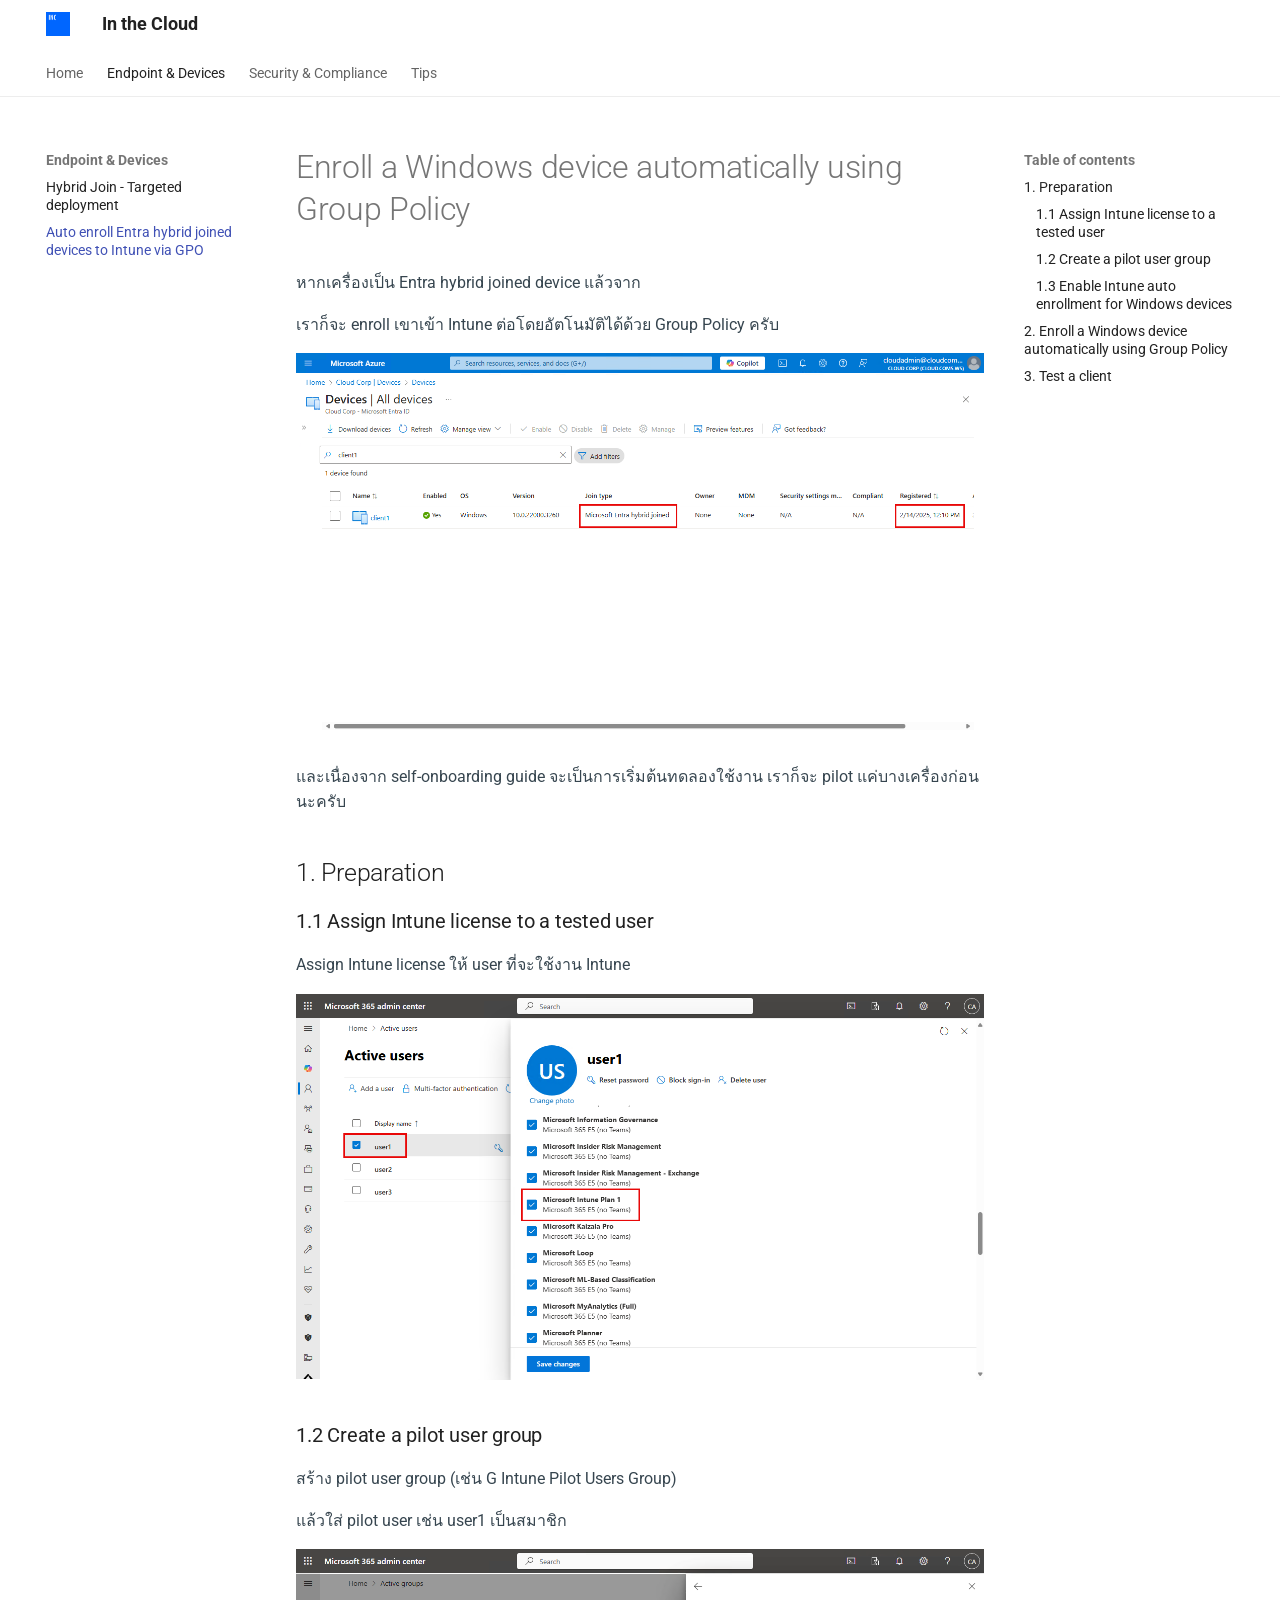
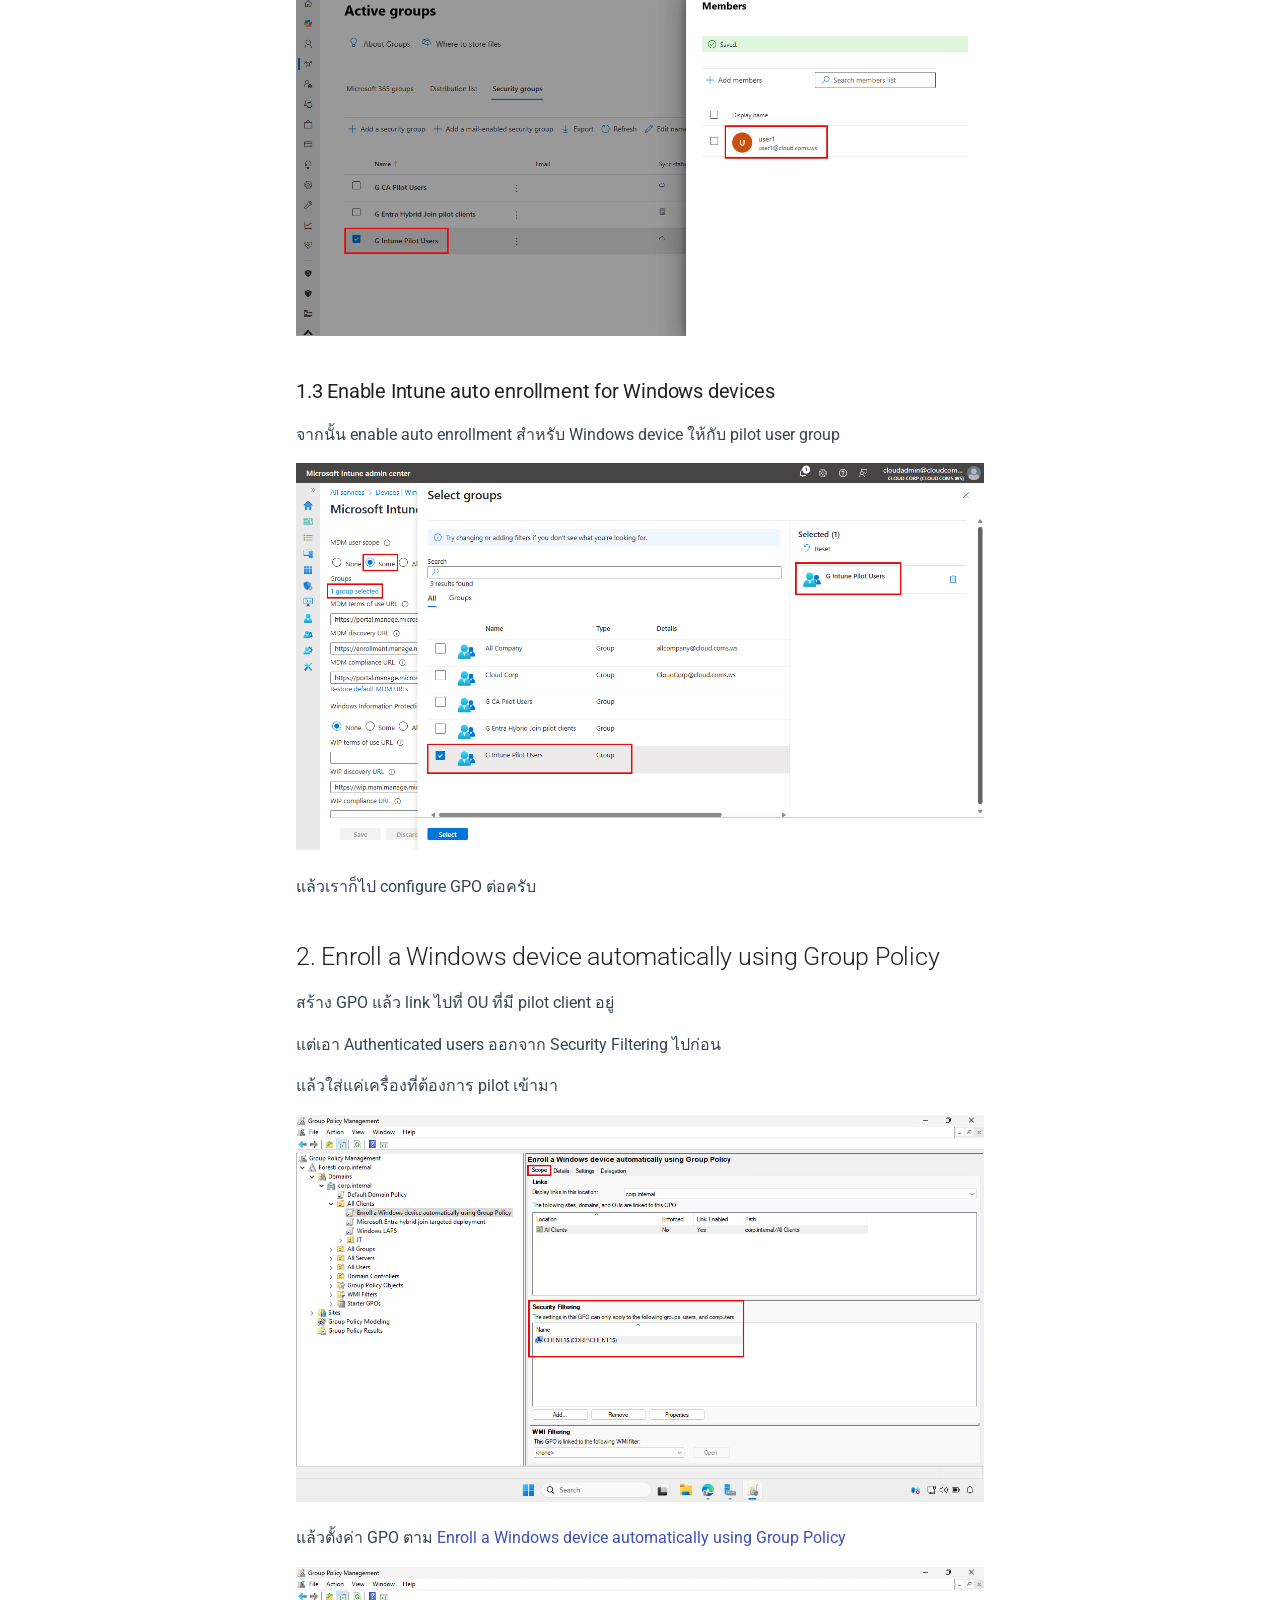
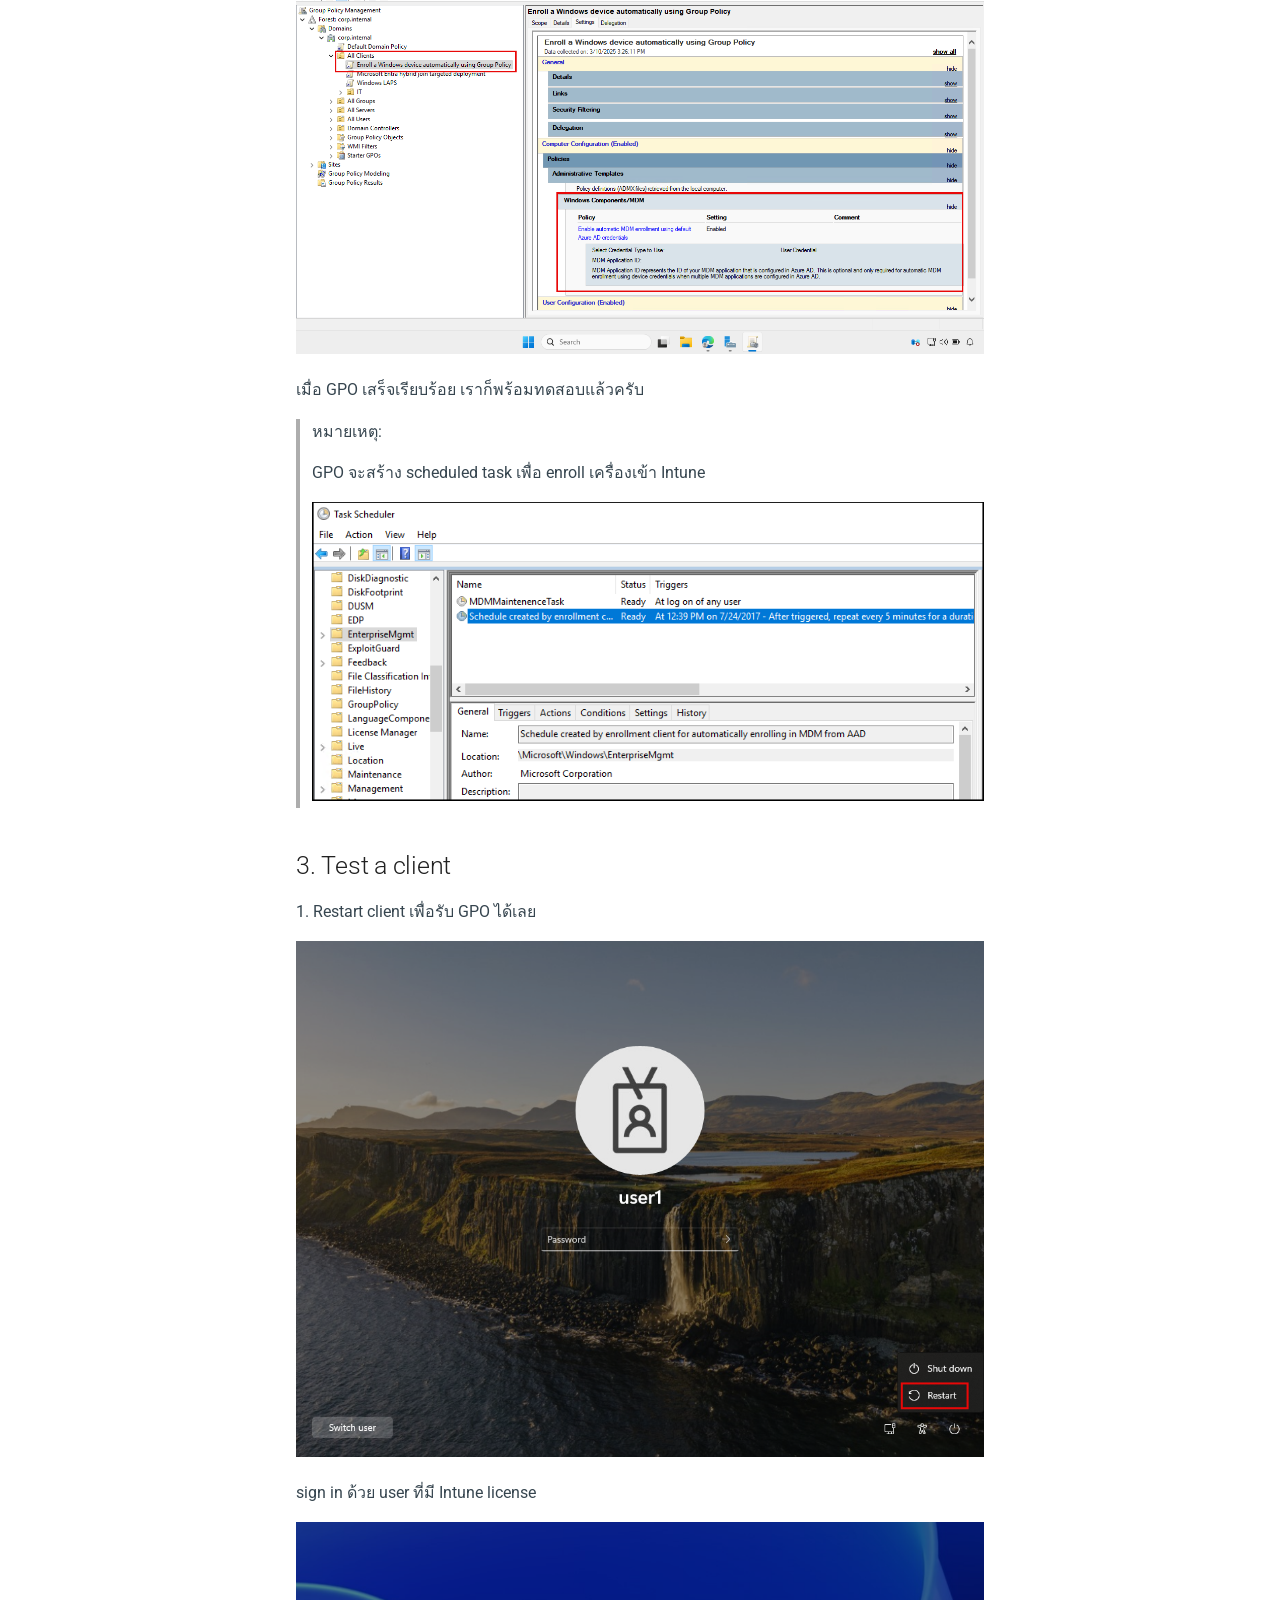
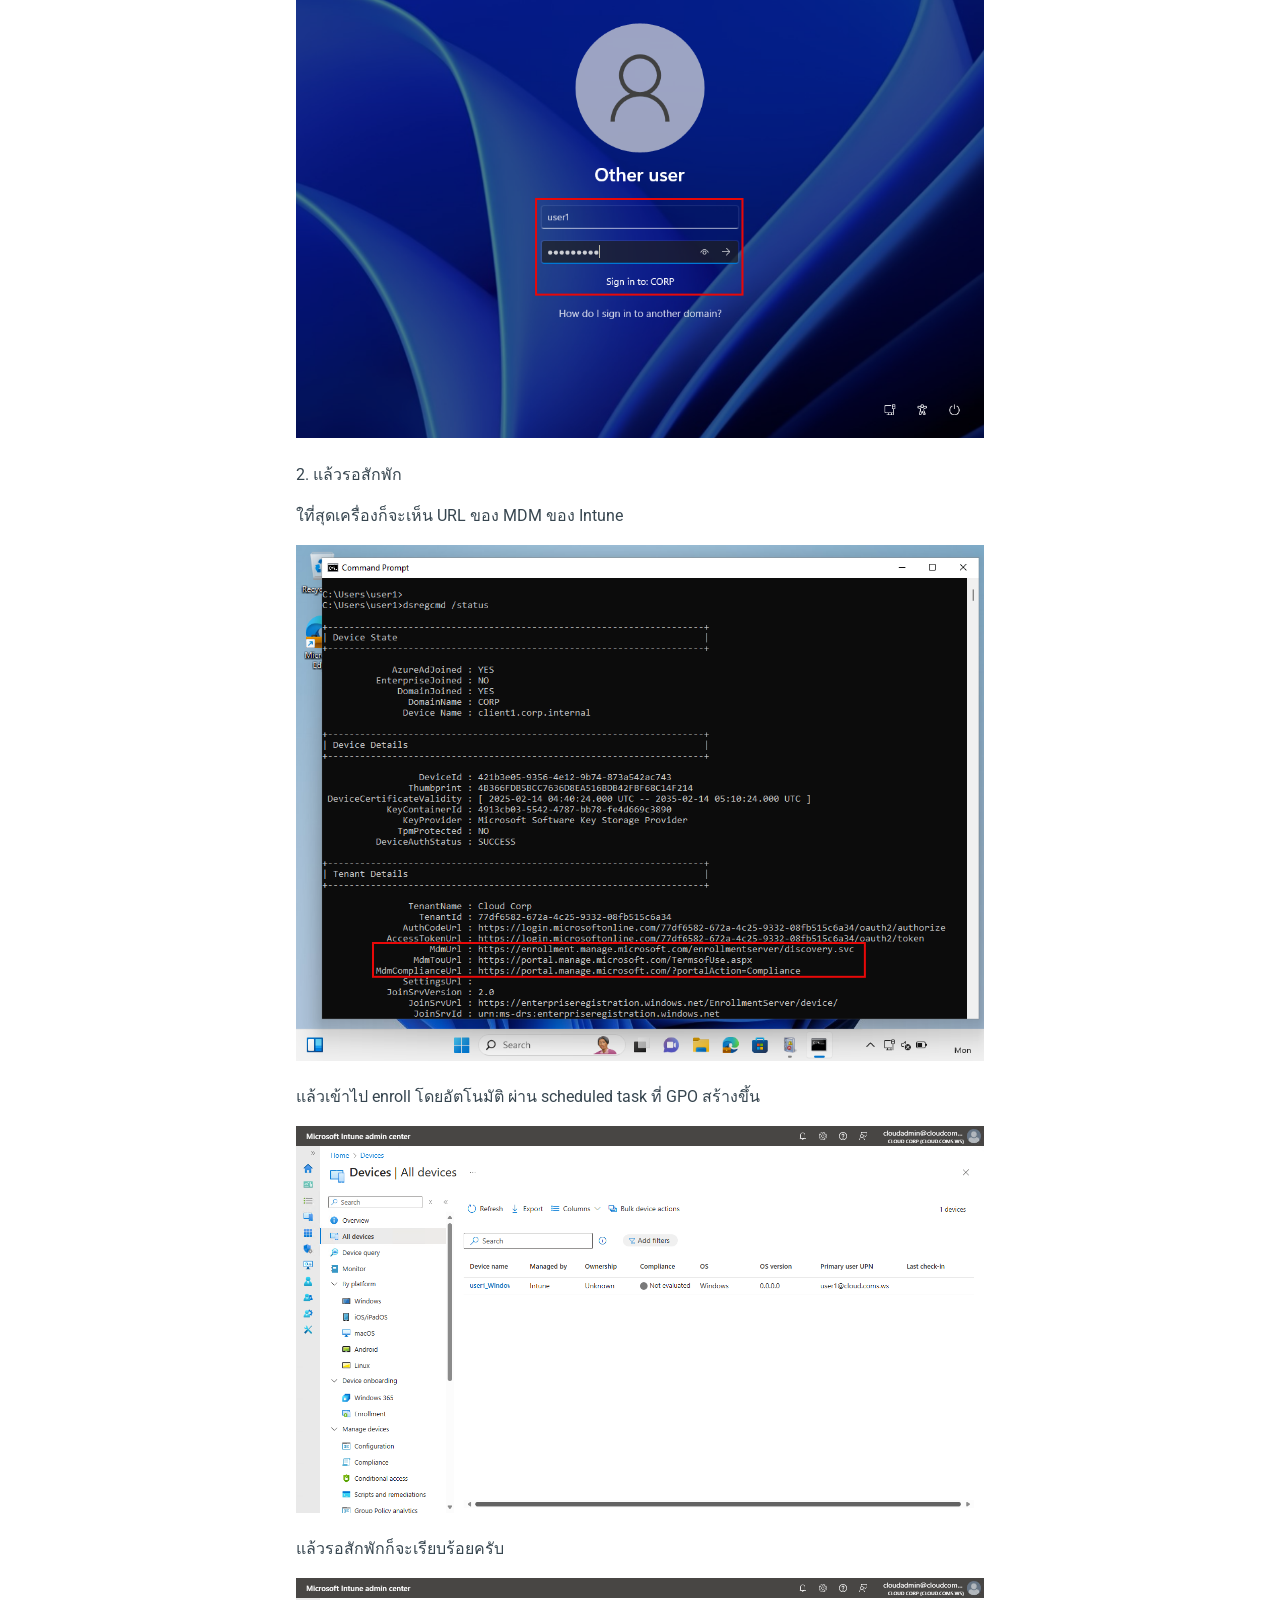
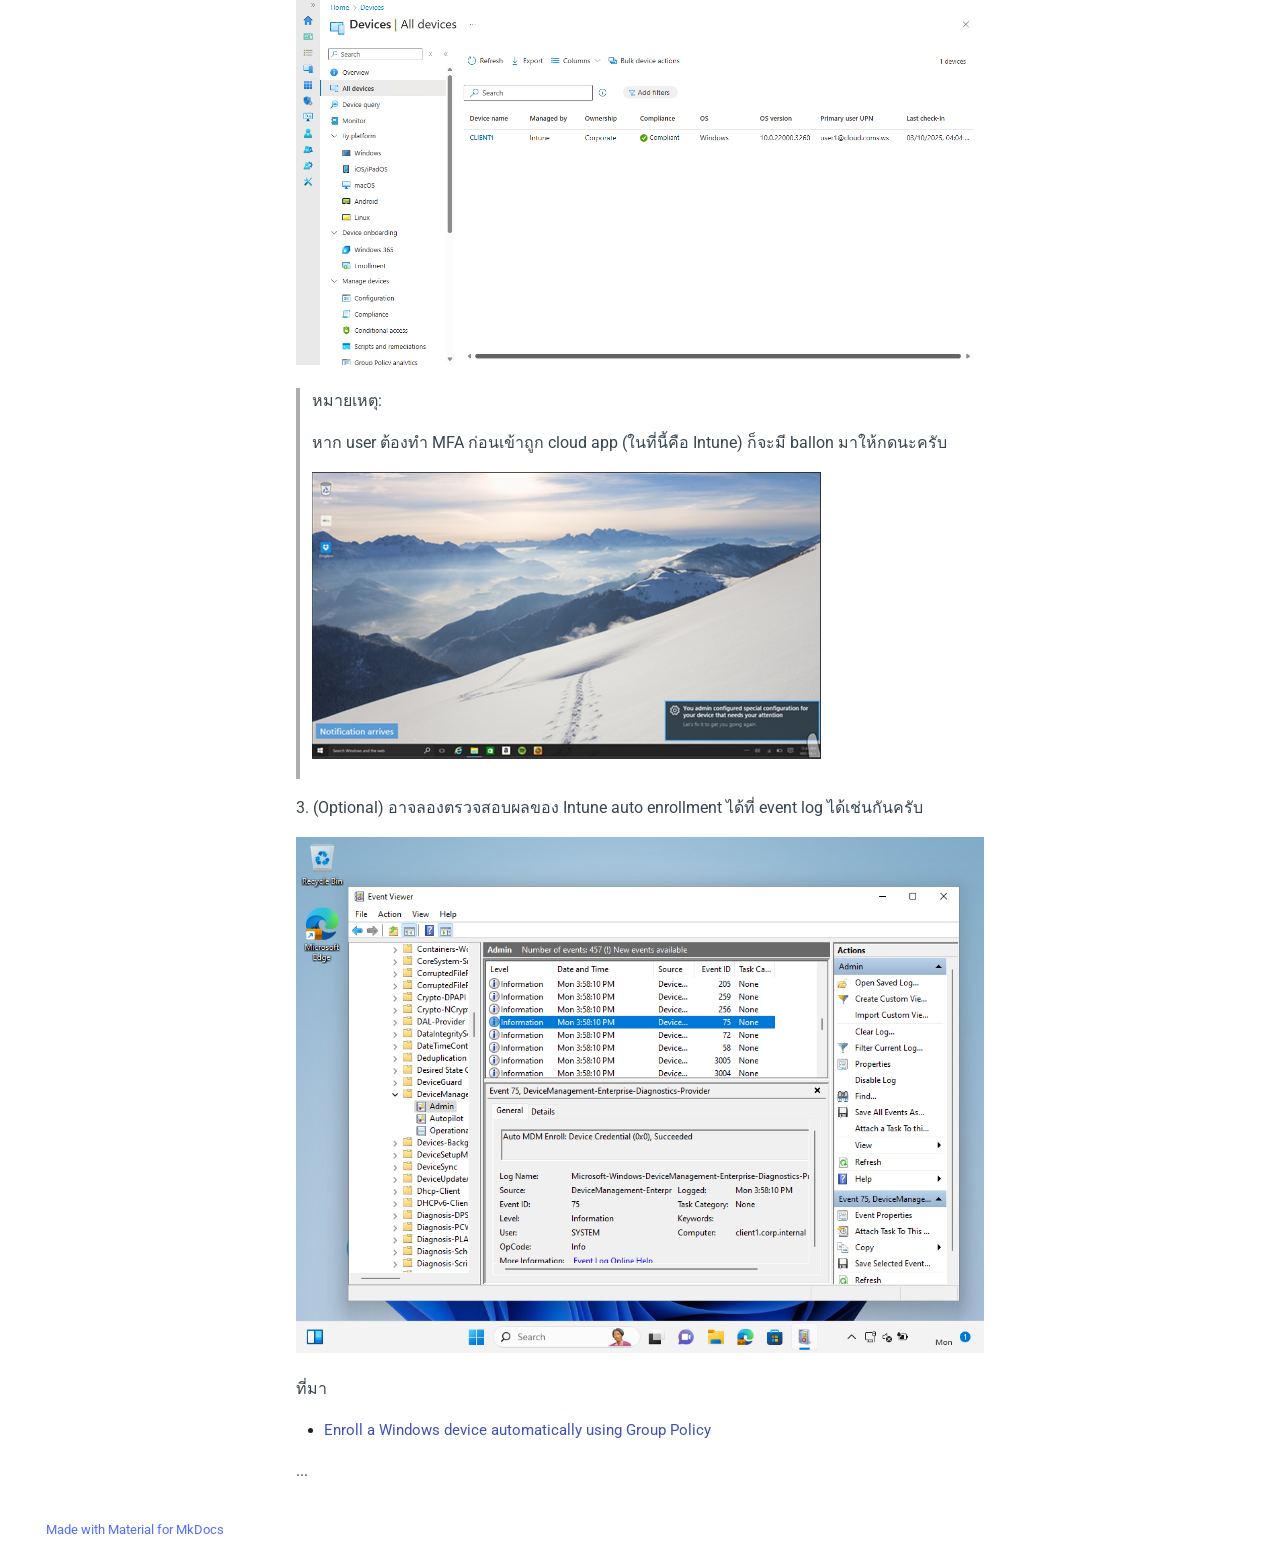
<file: entra/Enroll a Windows device automatically using Group Policy/index.html>
<!doctype html>
<html lang="en" class="no-js">
  <head>
    
      <meta charset="utf-8">
      <meta name="viewport" content="width=device-width,initial-scale=1">
      
      
      
        <link rel="canonical" href="https://inthecloudth.github.io/msp/entra/Enroll%20a%20Windows%20device%20automatically%20using%20Group%20Policy/">
      
      
        <link rel="prev" href="../hybrid-join-targeted/">
      
      
        <link rel="next" href="../conditional-access-secure-foundation/">
      
      
      <link rel="icon" href="../../assets/images/favicon.png">
      <meta name="generator" content="mkdocs-1.6.1, mkdocs-material-9.5.50">
    
    
      
        <title>Auto enroll Entra hybrid joined devices to Intune via GPO - In the Cloud</title>
      
    
    
      <link rel="stylesheet" href="../../assets/stylesheets/main.a40c8224.min.css">
      
        
        <link rel="stylesheet" href="../../assets/stylesheets/palette.06af60db.min.css">
      
      


    
    
      
    
    
      
        
        
        <link rel="preconnect" href="https://fonts.gstatic.com" crossorigin>
        <link rel="stylesheet" href="https://fonts.googleapis.com/css?family=Roboto:300,300i,400,400i,700,700i%7CRoboto+Mono:400,400i,700,700i&display=fallback">
        <style>:root{--md-text-font:"Roboto";--md-code-font:"Roboto Mono"}</style>
      
    
    
      <link rel="stylesheet" href="../../stylesheets/extra.css">
    
    <script>__md_scope=new URL("../..",location),__md_hash=e=>[...e].reduce(((e,_)=>(e<<5)-e+_.charCodeAt(0)),0),__md_get=(e,_=localStorage,t=__md_scope)=>JSON.parse(_.getItem(t.pathname+"."+e)),__md_set=(e,_,t=localStorage,a=__md_scope)=>{try{t.setItem(a.pathname+"."+e,JSON.stringify(_))}catch(e){}}</script>
    
      

    
    
      
        <meta  property="og:type"  content="website" >
      
        <meta  property="og:title"  content="Auto enroll Entra hybrid joined devices to Intune via GPO - In the Cloud" >
      
        <meta  property="og:description"  content="None" >
      
        <meta  property="og:image"  content="https://inthecloudth.github.io/msp/assets/images/social/entra/Enroll a Windows device automatically using Group Policy.png" >
      
        <meta  property="og:image:type"  content="image/png" >
      
        <meta  property="og:image:width"  content="1200" >
      
        <meta  property="og:image:height"  content="630" >
      
        <meta  property="og:url"  content="https://inthecloudth.github.io/msp/entra/Enroll%20a%20Windows%20device%20automatically%20using%20Group%20Policy/" >
      
        <meta  name="twitter:card"  content="summary_large_image" >
      
        <meta  name="twitter:title"  content="Auto enroll Entra hybrid joined devices to Intune via GPO - In the Cloud" >
      
        <meta  name="twitter:description"  content="None" >
      
        <meta  name="twitter:image"  content="https://inthecloudth.github.io/msp/assets/images/social/entra/Enroll a Windows device automatically using Group Policy.png" >
      
    
    
  </head>
  
  
    
    
    
    
    
    <body dir="ltr" data-md-color-scheme="default" data-md-color-primary="white" data-md-color-accent="indigo">
  
    
    <input class="md-toggle" data-md-toggle="drawer" type="checkbox" id="__drawer" autocomplete="off">
    <input class="md-toggle" data-md-toggle="search" type="checkbox" id="__search" autocomplete="off">
    <label class="md-overlay" for="__drawer"></label>
    <div data-md-component="skip">
      
        
        <a href="#enroll-a-windows-device-automatically-using-group-policy" class="md-skip">
          Skip to content
        </a>
      
    </div>
    <div data-md-component="announce">
      
    </div>
    
    
      

<header class="md-header" data-md-component="header">
  <nav class="md-header__inner md-grid" aria-label="Header">
    <a href="../.." title="In the Cloud" class="md-header__button md-logo" aria-label="In the Cloud" data-md-component="logo">
      
  <img src="../../assets/images/logo.png" alt="logo">

    </a>
    <label class="md-header__button md-icon" for="__drawer">
      
      <svg xmlns="http://www.w3.org/2000/svg" viewBox="0 0 24 24"><path d="M3 6h18v2H3zm0 5h18v2H3zm0 5h18v2H3z"/></svg>
    </label>
    <div class="md-header__title" data-md-component="header-title">
      <div class="md-header__ellipsis">
        <div class="md-header__topic">
          <span class="md-ellipsis">
            In the Cloud
          </span>
        </div>
        <div class="md-header__topic" data-md-component="header-topic">
          <span class="md-ellipsis">
            
              Auto enroll Entra hybrid joined devices to Intune via GPO
            
          </span>
        </div>
      </div>
    </div>
    
      
    
    
    
    
    
  </nav>
  
</header>
    
    <div class="md-container" data-md-component="container">
      
      
        
          
            
<nav class="md-tabs" aria-label="Tabs" data-md-component="tabs">
  <div class="md-grid">
    <ul class="md-tabs__list">
      
        
  
  
  
    <li class="md-tabs__item">
      <a href="../.." class="md-tabs__link">
        
  
    
  
  Home

      </a>
    </li>
  

      
        
  
  
    
  
  
    
    
      <li class="md-tabs__item md-tabs__item--active">
        <a href="../hybrid-join-targeted/" class="md-tabs__link">
          
  
  Endpoint & Devices

        </a>
      </li>
    
  

      
        
  
  
  
    
    
      <li class="md-tabs__item">
        <a href="../conditional-access-secure-foundation/" class="md-tabs__link">
          
  
  Security & Compliance

        </a>
      </li>
    
  

      
        
  
  
  
    
    
      <li class="md-tabs__item">
        <a href="../../adds/reset-domain-admin-password/" class="md-tabs__link">
          
  
  Tips

        </a>
      </li>
    
  

      
    </ul>
  </div>
</nav>
          
        
      
      <main class="md-main" data-md-component="main">
        <div class="md-main__inner md-grid">
          
            
              
              <div class="md-sidebar md-sidebar--primary" data-md-component="sidebar" data-md-type="navigation" >
                <div class="md-sidebar__scrollwrap">
                  <div class="md-sidebar__inner">
                    


  


<nav class="md-nav md-nav--primary md-nav--lifted" aria-label="Navigation" data-md-level="0">
  <label class="md-nav__title" for="__drawer">
    <a href="../.." title="In the Cloud" class="md-nav__button md-logo" aria-label="In the Cloud" data-md-component="logo">
      
  <img src="../../assets/images/logo.png" alt="logo">

    </a>
    In the Cloud
  </label>
  
  <ul class="md-nav__list" data-md-scrollfix>
    
      
      
  
  
  
  
    <li class="md-nav__item">
      <a href="../.." class="md-nav__link">
        
  
  <span class="md-ellipsis">
    Home
  </span>
  

      </a>
    </li>
  

    
      
      
  
  
    
  
  
  
    
    
    
      
        
        
      
      
    
    
    <li class="md-nav__item md-nav__item--active md-nav__item--section md-nav__item--nested">
      
        
        
        <input class="md-nav__toggle md-toggle " type="checkbox" id="__nav_2" checked>
        
          
          <label class="md-nav__link" for="__nav_2" id="__nav_2_label" tabindex="">
            
  
  <span class="md-ellipsis">
    Endpoint & Devices
  </span>
  

            <span class="md-nav__icon md-icon"></span>
          </label>
        
        <nav class="md-nav" data-md-level="1" aria-labelledby="__nav_2_label" aria-expanded="true">
          <label class="md-nav__title" for="__nav_2">
            <span class="md-nav__icon md-icon"></span>
            Endpoint & Devices
          </label>
          <ul class="md-nav__list" data-md-scrollfix>
            
              
                
  
  
  
  
    <li class="md-nav__item">
      <a href="../hybrid-join-targeted/" class="md-nav__link">
        
  
  <span class="md-ellipsis">
    Hybrid Join - Targeted deployment
  </span>
  

      </a>
    </li>
  

              
            
              
                
  
  
    
  
  
  
    <li class="md-nav__item md-nav__item--active">
      
      <input class="md-nav__toggle md-toggle" type="checkbox" id="__toc">
      
      
        
      
      
        <label class="md-nav__link md-nav__link--active" for="__toc">
          
  
  <span class="md-ellipsis">
    Auto enroll Entra hybrid joined devices to Intune via GPO
  </span>
  

          <span class="md-nav__icon md-icon"></span>
        </label>
      
      <a href="./" class="md-nav__link md-nav__link--active">
        
  
  <span class="md-ellipsis">
    Auto enroll Entra hybrid joined devices to Intune via GPO
  </span>
  

      </a>
      
        

<nav class="md-nav md-nav--secondary" aria-label="Table of contents">
  
  
  
    
  
  
    <label class="md-nav__title" for="__toc">
      <span class="md-nav__icon md-icon"></span>
      Table of contents
    </label>
    <ul class="md-nav__list" data-md-component="toc" data-md-scrollfix>
      
        <li class="md-nav__item">
  <a href="#1-preparation" class="md-nav__link">
    <span class="md-ellipsis">
      1. Preparation
    </span>
  </a>
  
    <nav class="md-nav" aria-label="1. Preparation">
      <ul class="md-nav__list">
        
          <li class="md-nav__item">
  <a href="#11-assign-intune-license-to-a-tested-user" class="md-nav__link">
    <span class="md-ellipsis">
      1.1 Assign Intune license to a tested user
    </span>
  </a>
  
</li>
        
          <li class="md-nav__item">
  <a href="#12-create-a-pilot-user-group" class="md-nav__link">
    <span class="md-ellipsis">
      1.2 Create a pilot user group
    </span>
  </a>
  
</li>
        
          <li class="md-nav__item">
  <a href="#13-enable-intune-auto-enrollment-for-windows-devices" class="md-nav__link">
    <span class="md-ellipsis">
      1.3 Enable Intune auto enrollment for Windows devices
    </span>
  </a>
  
</li>
        
      </ul>
    </nav>
  
</li>
      
        <li class="md-nav__item">
  <a href="#2-enroll-a-windows-device-automatically-using-group-policy" class="md-nav__link">
    <span class="md-ellipsis">
      2. Enroll a Windows device automatically using Group Policy
    </span>
  </a>
  
</li>
      
        <li class="md-nav__item">
  <a href="#3-test-a-client" class="md-nav__link">
    <span class="md-ellipsis">
      3. Test a client
    </span>
  </a>
  
</li>
      
    </ul>
  
</nav>
      
    </li>
  

              
            
          </ul>
        </nav>
      
    </li>
  

    
      
      
  
  
  
  
    
    
    
      
      
    
    
    <li class="md-nav__item md-nav__item--nested">
      
        
        
        <input class="md-nav__toggle md-toggle " type="checkbox" id="__nav_3" >
        
          
          <label class="md-nav__link" for="__nav_3" id="__nav_3_label" tabindex="0">
            
  
  <span class="md-ellipsis">
    Security & Compliance
  </span>
  

            <span class="md-nav__icon md-icon"></span>
          </label>
        
        <nav class="md-nav" data-md-level="1" aria-labelledby="__nav_3_label" aria-expanded="false">
          <label class="md-nav__title" for="__nav_3">
            <span class="md-nav__icon md-icon"></span>
            Security & Compliance
          </label>
          <ul class="md-nav__list" data-md-scrollfix>
            
              
                
  
  
  
  
    <li class="md-nav__item">
      <a href="../conditional-access-secure-foundation/" class="md-nav__link">
        
  
  <span class="md-ellipsis">
    Conditional Access - Secure foundation
  </span>
  

      </a>
    </li>
  

              
            
          </ul>
        </nav>
      
    </li>
  

    
      
      
  
  
  
  
    
    
    
      
      
    
    
    <li class="md-nav__item md-nav__item--nested">
      
        
        
        <input class="md-nav__toggle md-toggle " type="checkbox" id="__nav_4" >
        
          
          <label class="md-nav__link" for="__nav_4" id="__nav_4_label" tabindex="0">
            
  
  <span class="md-ellipsis">
    Tips
  </span>
  

            <span class="md-nav__icon md-icon"></span>
          </label>
        
        <nav class="md-nav" data-md-level="1" aria-labelledby="__nav_4_label" aria-expanded="false">
          <label class="md-nav__title" for="__nav_4">
            <span class="md-nav__icon md-icon"></span>
            Tips
          </label>
          <ul class="md-nav__list" data-md-scrollfix>
            
              
                
  
  
  
  
    <li class="md-nav__item">
      <a href="../../adds/reset-domain-admin-password/" class="md-nav__link">
        
  
  <span class="md-ellipsis">
    Reset a forgotten domain admin password
  </span>
  

      </a>
    </li>
  

              
            
          </ul>
        </nav>
      
    </li>
  

    
  </ul>
</nav>
                  </div>
                </div>
              </div>
            
            
              
              <div class="md-sidebar md-sidebar--secondary" data-md-component="sidebar" data-md-type="toc" >
                <div class="md-sidebar__scrollwrap">
                  <div class="md-sidebar__inner">
                    

<nav class="md-nav md-nav--secondary" aria-label="Table of contents">
  
  
  
    
  
  
    <label class="md-nav__title" for="__toc">
      <span class="md-nav__icon md-icon"></span>
      Table of contents
    </label>
    <ul class="md-nav__list" data-md-component="toc" data-md-scrollfix>
      
        <li class="md-nav__item">
  <a href="#1-preparation" class="md-nav__link">
    <span class="md-ellipsis">
      1. Preparation
    </span>
  </a>
  
    <nav class="md-nav" aria-label="1. Preparation">
      <ul class="md-nav__list">
        
          <li class="md-nav__item">
  <a href="#11-assign-intune-license-to-a-tested-user" class="md-nav__link">
    <span class="md-ellipsis">
      1.1 Assign Intune license to a tested user
    </span>
  </a>
  
</li>
        
          <li class="md-nav__item">
  <a href="#12-create-a-pilot-user-group" class="md-nav__link">
    <span class="md-ellipsis">
      1.2 Create a pilot user group
    </span>
  </a>
  
</li>
        
          <li class="md-nav__item">
  <a href="#13-enable-intune-auto-enrollment-for-windows-devices" class="md-nav__link">
    <span class="md-ellipsis">
      1.3 Enable Intune auto enrollment for Windows devices
    </span>
  </a>
  
</li>
        
      </ul>
    </nav>
  
</li>
      
        <li class="md-nav__item">
  <a href="#2-enroll-a-windows-device-automatically-using-group-policy" class="md-nav__link">
    <span class="md-ellipsis">
      2. Enroll a Windows device automatically using Group Policy
    </span>
  </a>
  
</li>
      
        <li class="md-nav__item">
  <a href="#3-test-a-client" class="md-nav__link">
    <span class="md-ellipsis">
      3. Test a client
    </span>
  </a>
  
</li>
      
    </ul>
  
</nav>
                  </div>
                </div>
              </div>
            
          
          
            <div class="md-content" data-md-component="content">
              <article class="md-content__inner md-typeset">
                
                  


<h1 id="enroll-a-windows-device-automatically-using-group-policy">Enroll a Windows device automatically using Group Policy</h1>
<p>หากเครื่องเป็น Entra hybrid joined device แล้วจาก</p>
<p>เราก็จะ enroll เขาเข้า Intune ต่อโดยอัตโนมัติได้ด้วย Group Policy ครับ</p>
<p><img alt="alt text" src="../image.png" /></p>
<p>และเนื่องจาก self-onboarding guide จะเป็นการเริ่มต้นทดลองใช้งาน เราก็จะ pilot แค่บางเครื่องก่อนนะครับ</p>
<h2 id="1-preparation">1. Preparation</h2>
<h3 id="11-assign-intune-license-to-a-tested-user">1.1 Assign Intune license to a tested user</h3>
<p>Assign Intune license ให้ user ที่จะใช้งาน Intune</p>
<p><img alt="alt text" src="../image-1.png" /></p>
<h3 id="12-create-a-pilot-user-group">1.2 Create a pilot user group</h3>
<p>สร้าง pilot user group (เช่น G Intune Pilot Users Group)</p>
<p>แล้วใส่ pilot user เช่น user1 เป็นสมาชิก</p>
<p><img alt="alt text" src="../image-2.png" /></p>
<h3 id="13-enable-intune-auto-enrollment-for-windows-devices">1.3 Enable Intune auto enrollment for Windows devices</h3>
<p>จากนั้น enable auto enrollment สำหรับ Windows device ให้กับ pilot user group</p>
<p><img alt="alt text" src="../image-3.png" /></p>
<p>แล้วเราก็ไป configure GPO ต่อครับ</p>
<h2 id="2-enroll-a-windows-device-automatically-using-group-policy">2. Enroll a Windows device automatically using Group Policy</h2>
<p>สร้าง GPO แล้ว link ไปที่ OU ที่มี pilot client อยู่</p>
<p>แต่เอา Authenticated users ออกจาก Security Filtering ไปก่อน</p>
<p>แล้วใส่แค่เครื่องที่ต้องการ pilot เข้ามา</p>
<p><img alt="alt text" src="../image-5.png" /></p>
<p>แล้วตั้งค่า GPO ตาม <a href="https://learn.microsoft.com/en-us/windows/client-management/enroll-a-windows-10-device-automatically-using-group-policy">Enroll a Windows device automatically using Group Policy</a></p>
<p><img alt="alt text" src="../image-4.png" /></p>
<p>เมื่อ GPO เสร็จเรียบร้อย เราก็พร้อมทดสอบแล้วครับ</p>
<blockquote>
<p>หมายเหตุ:</p>
<p>GPO จะสร้าง scheduled task เพื่อ enroll เครื่องเข้า Intune</p>
<p><img alt="alt text" src="../image-13.png" />
</p>
</blockquote>
<h2 id="3-test-a-client">3. Test a client</h2>
<p>1. Restart client เพื่อรับ GPO ได้เลย</p>
<p><img alt="alt text" src="../image-6.png" /></p>
<p>sign in ด้วย user ที่มี Intune license</p>
<p><img alt="alt text" src="../image-7.png" /></p>
<p>2. แล้วรอสักพัก</p>
<p>ใที่สุดเครื่องก็จะเห็น URL ของ MDM ของ Intune</p>
<p><img alt="alt text" src="../image-8.png" /></p>
<p>แล้วเข้าไป enroll โดยอัตโนมัติ ผ่าน scheduled task ที่ GPO สร้างขึ้น</p>
<p><img alt="alt text" src="../image-9.png" /></p>
<p>แล้วรอสักพักก็จะเรียบร้อยครับ</p>
<p><img alt="alt text" src="../image-10.png" /></p>
<blockquote>
<p>หมายเหตุ:</p>
<p>หาก user ต้องทำ MFA ก่อนเข้าถูก cloud app (ในที่นี้คือ Intune) ก็จะมี ballon มาให้กดนะครับ</p>
<p><img alt="alt text" src="../image-12.png" />
</p>
</blockquote>
<p>3. (Optional) อาจลองตรวจสอบผลของ Intune auto enrollment ได้ที่ event log ได้เช่นกันครับ</p>
<p><img alt="alt text" src="../image-11.png" /></p>
<p>ที่มา </p>
<ul>
<li><a href="https://learn.microsoft.com/en-us/windows/client-management/enroll-a-windows-10-device-automatically-using-group-policy">Enroll a Windows device automatically using Group Policy</a></li>
</ul>
<p>...</p>







  
  






                
              </article>
            </div>
          
          
<script>var target=document.getElementById(location.hash.slice(1));target&&target.name&&(target.checked=target.name.startsWith("__tabbed_"))</script>
        </div>
        
          <button type="button" class="md-top md-icon" data-md-component="top" hidden>
  
  <svg xmlns="http://www.w3.org/2000/svg" viewBox="0 0 24 24"><path d="M13 20h-2V8l-5.5 5.5-1.42-1.42L12 4.16l7.92 7.92-1.42 1.42L13 8z"/></svg>
  Back to top
</button>
        
      </main>
      
        <footer class="md-footer">
  
  <div class="md-footer-meta md-typeset">
    <div class="md-footer-meta__inner md-grid">
      <div class="md-copyright">
  
  
    Made with
    <a href="https://squidfunk.github.io/mkdocs-material/" target="_blank" rel="noopener">
      Material for MkDocs
    </a>
  
</div>
      
    </div>
  </div>
</footer>
      
    </div>
    <div class="md-dialog" data-md-component="dialog">
      <div class="md-dialog__inner md-typeset"></div>
    </div>
    
    
    <script id="__config" type="application/json">{"base": "../..", "features": ["navigation.tabs", "navigation.path", "navigation.top"], "search": "../../assets/javascripts/workers/search.f8cc74c7.min.js", "translations": {"clipboard.copied": "Copied to clipboard", "clipboard.copy": "Copy to clipboard", "search.result.more.one": "1 more on this page", "search.result.more.other": "# more on this page", "search.result.none": "No matching documents", "search.result.one": "1 matching document", "search.result.other": "# matching documents", "search.result.placeholder": "Type to start searching", "search.result.term.missing": "Missing", "select.version": "Select version"}}</script>
    
    
      <script src="../../assets/javascripts/bundle.60a45f97.min.js"></script>
      
    
  </body>
</html>
</file>
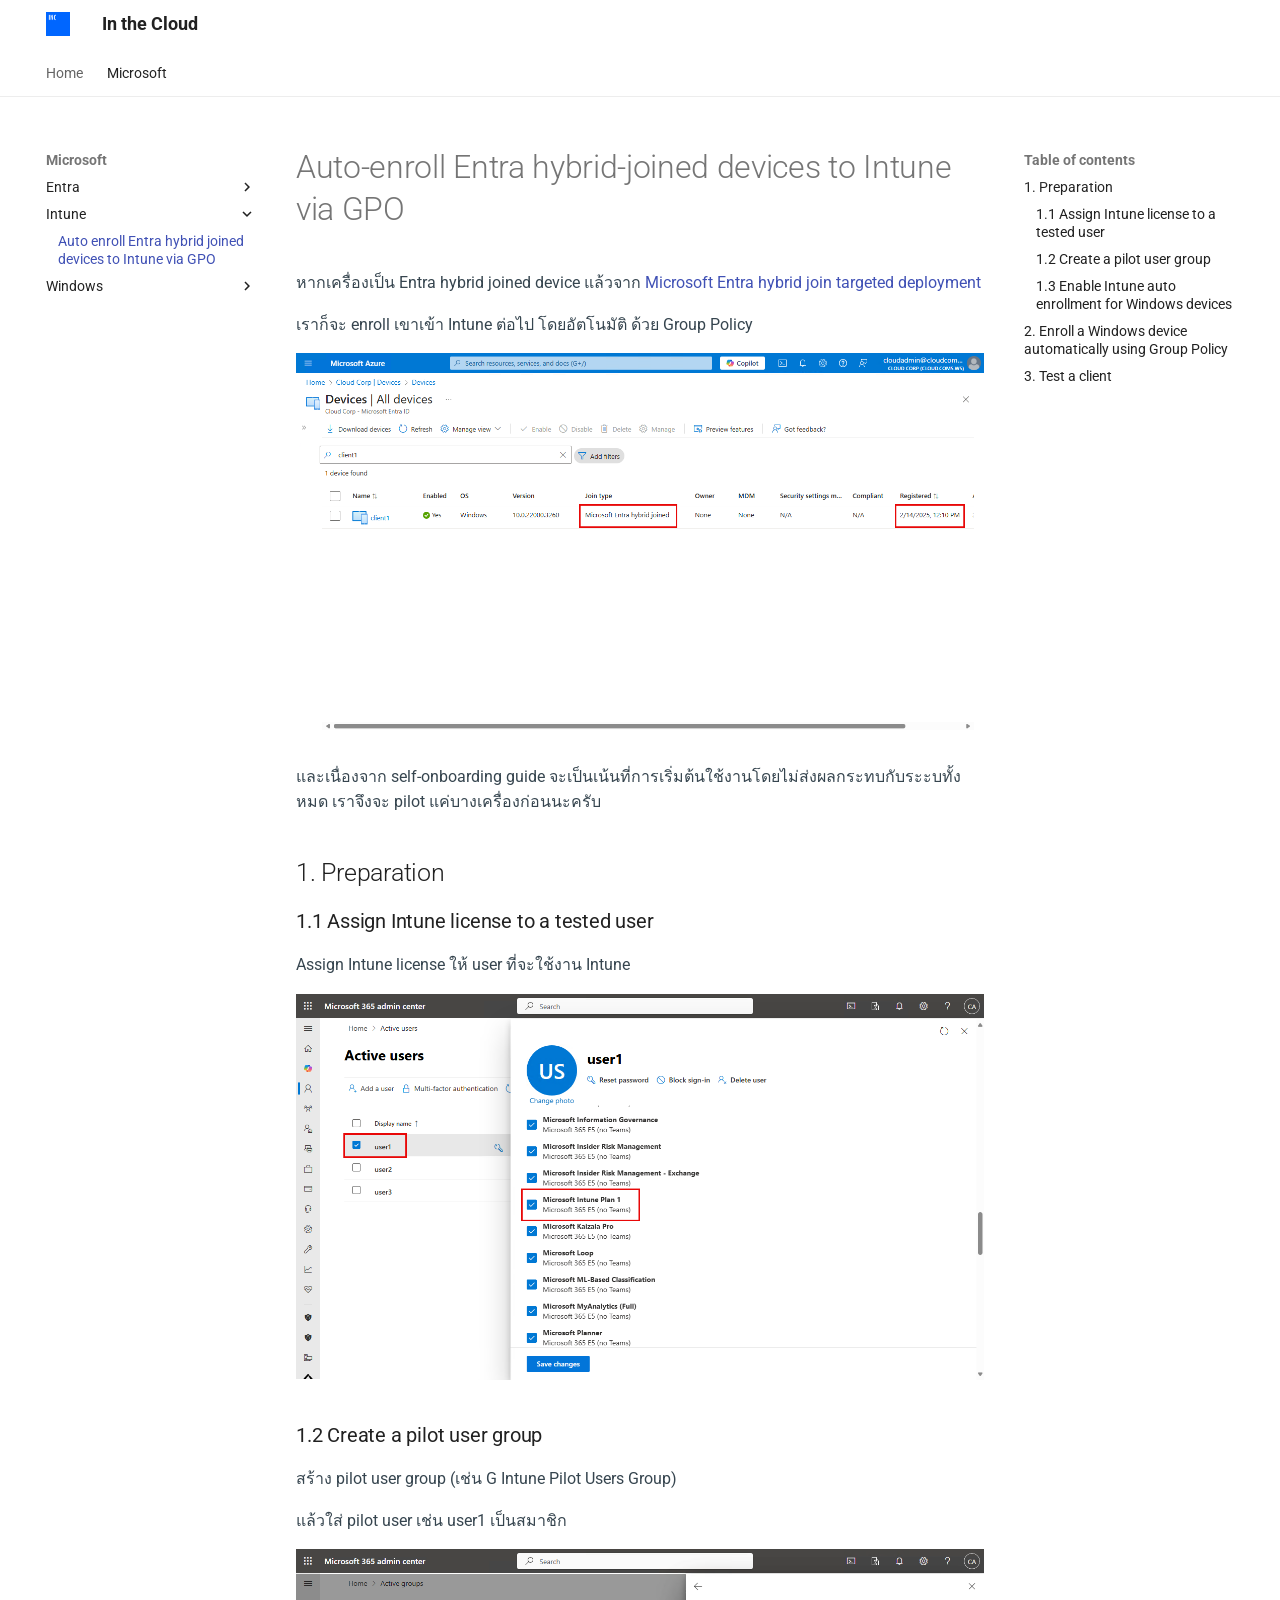
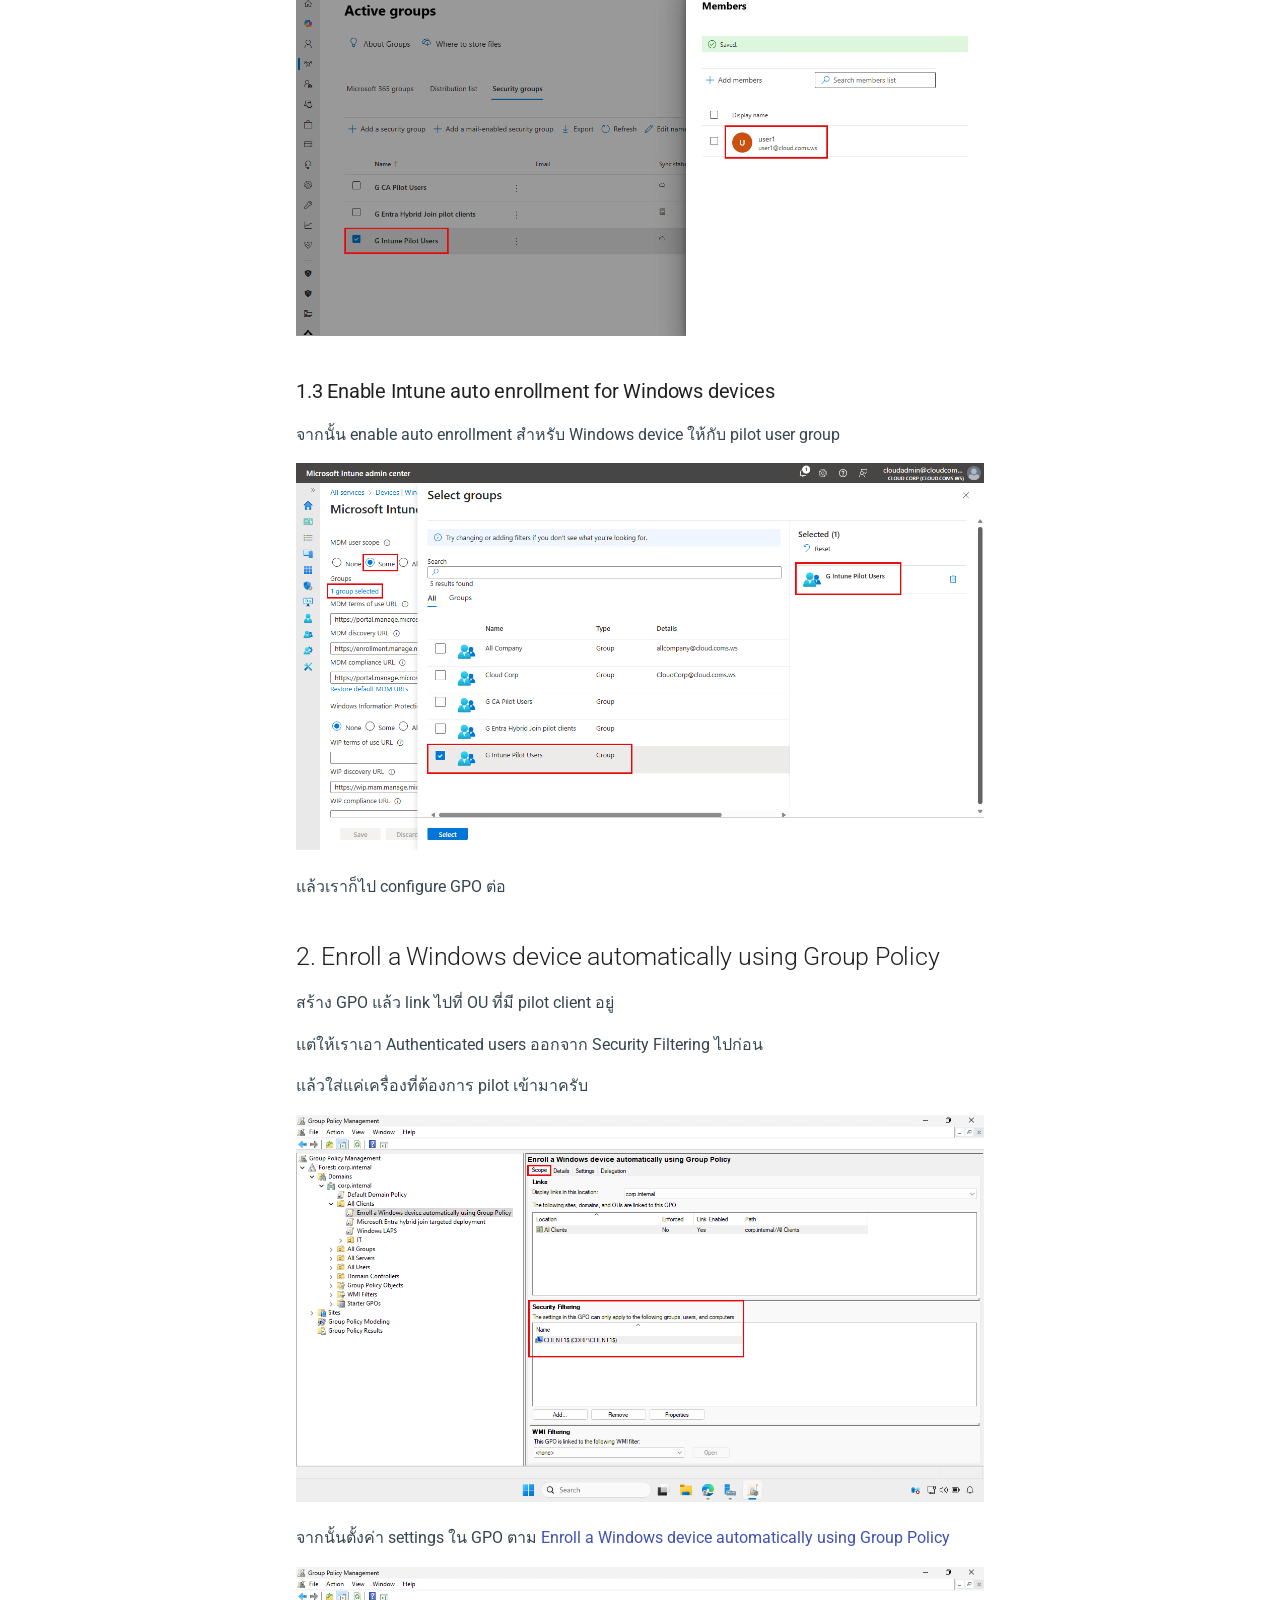
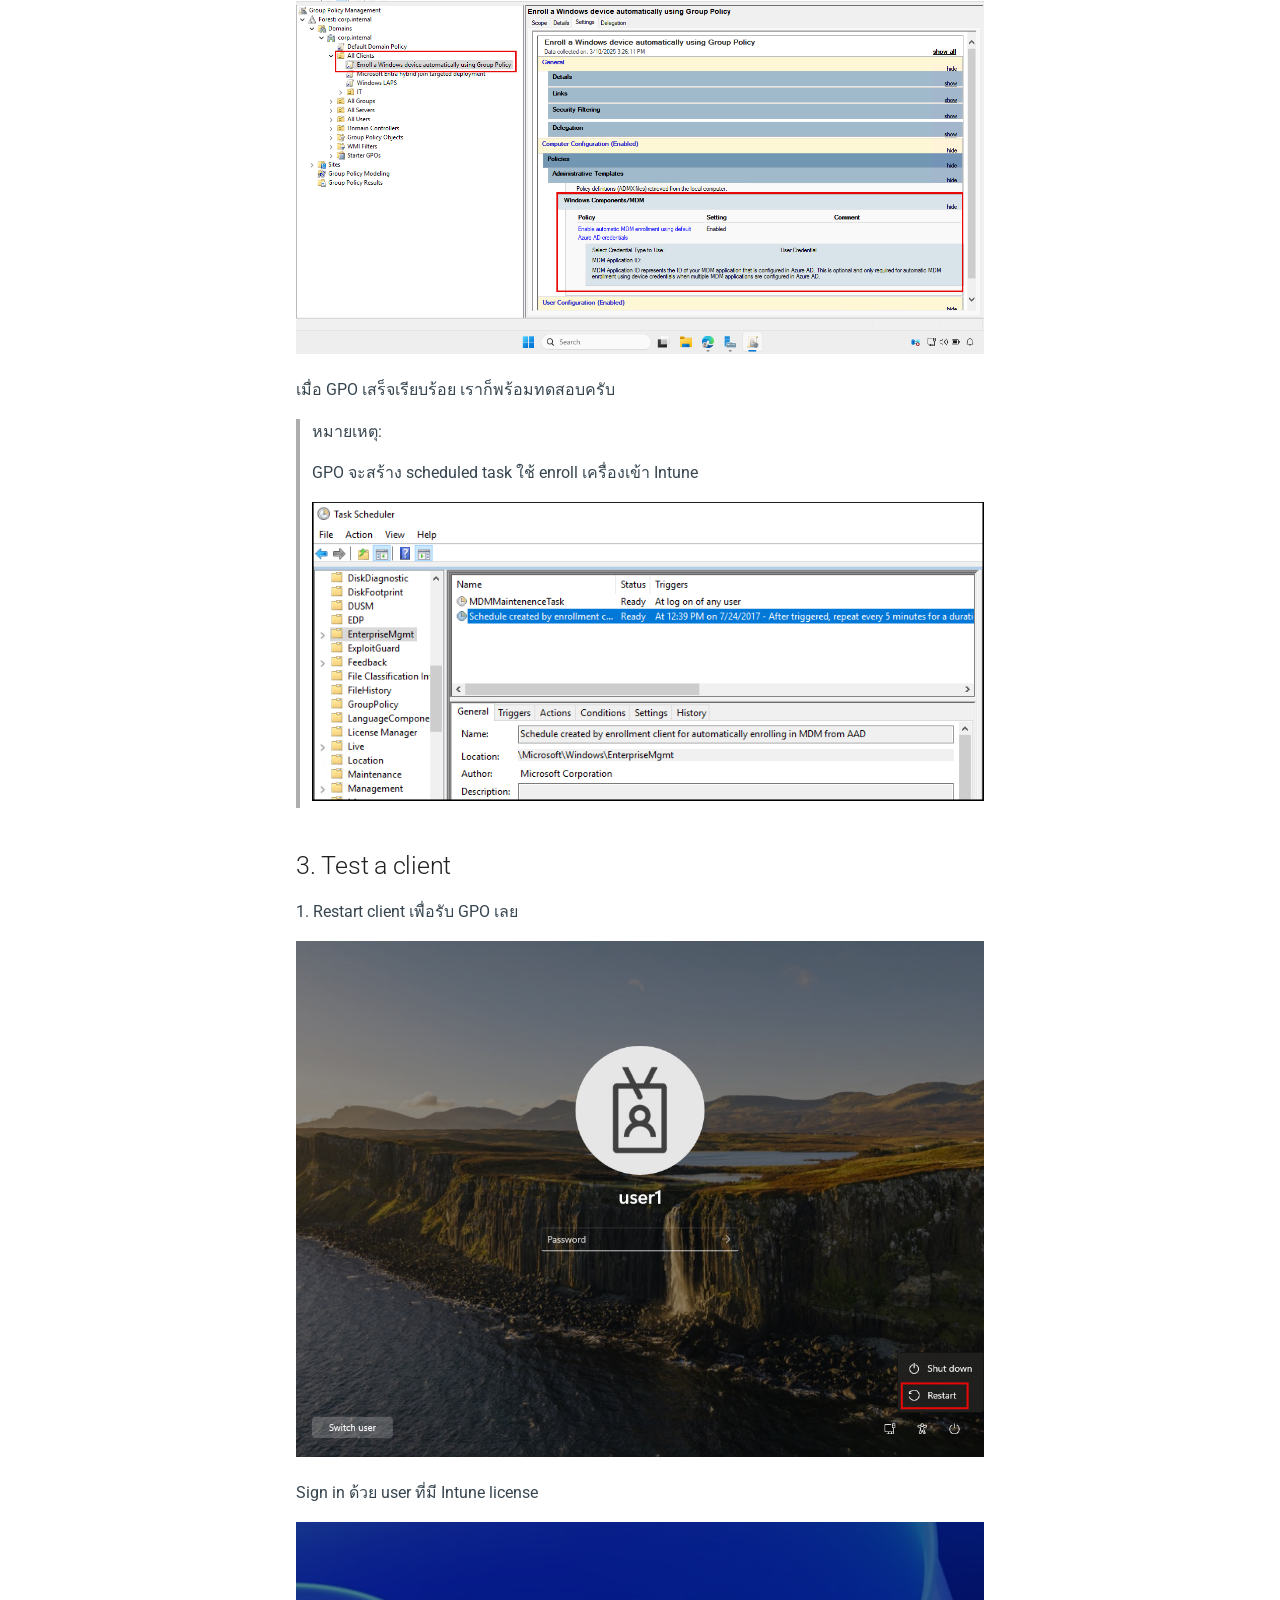
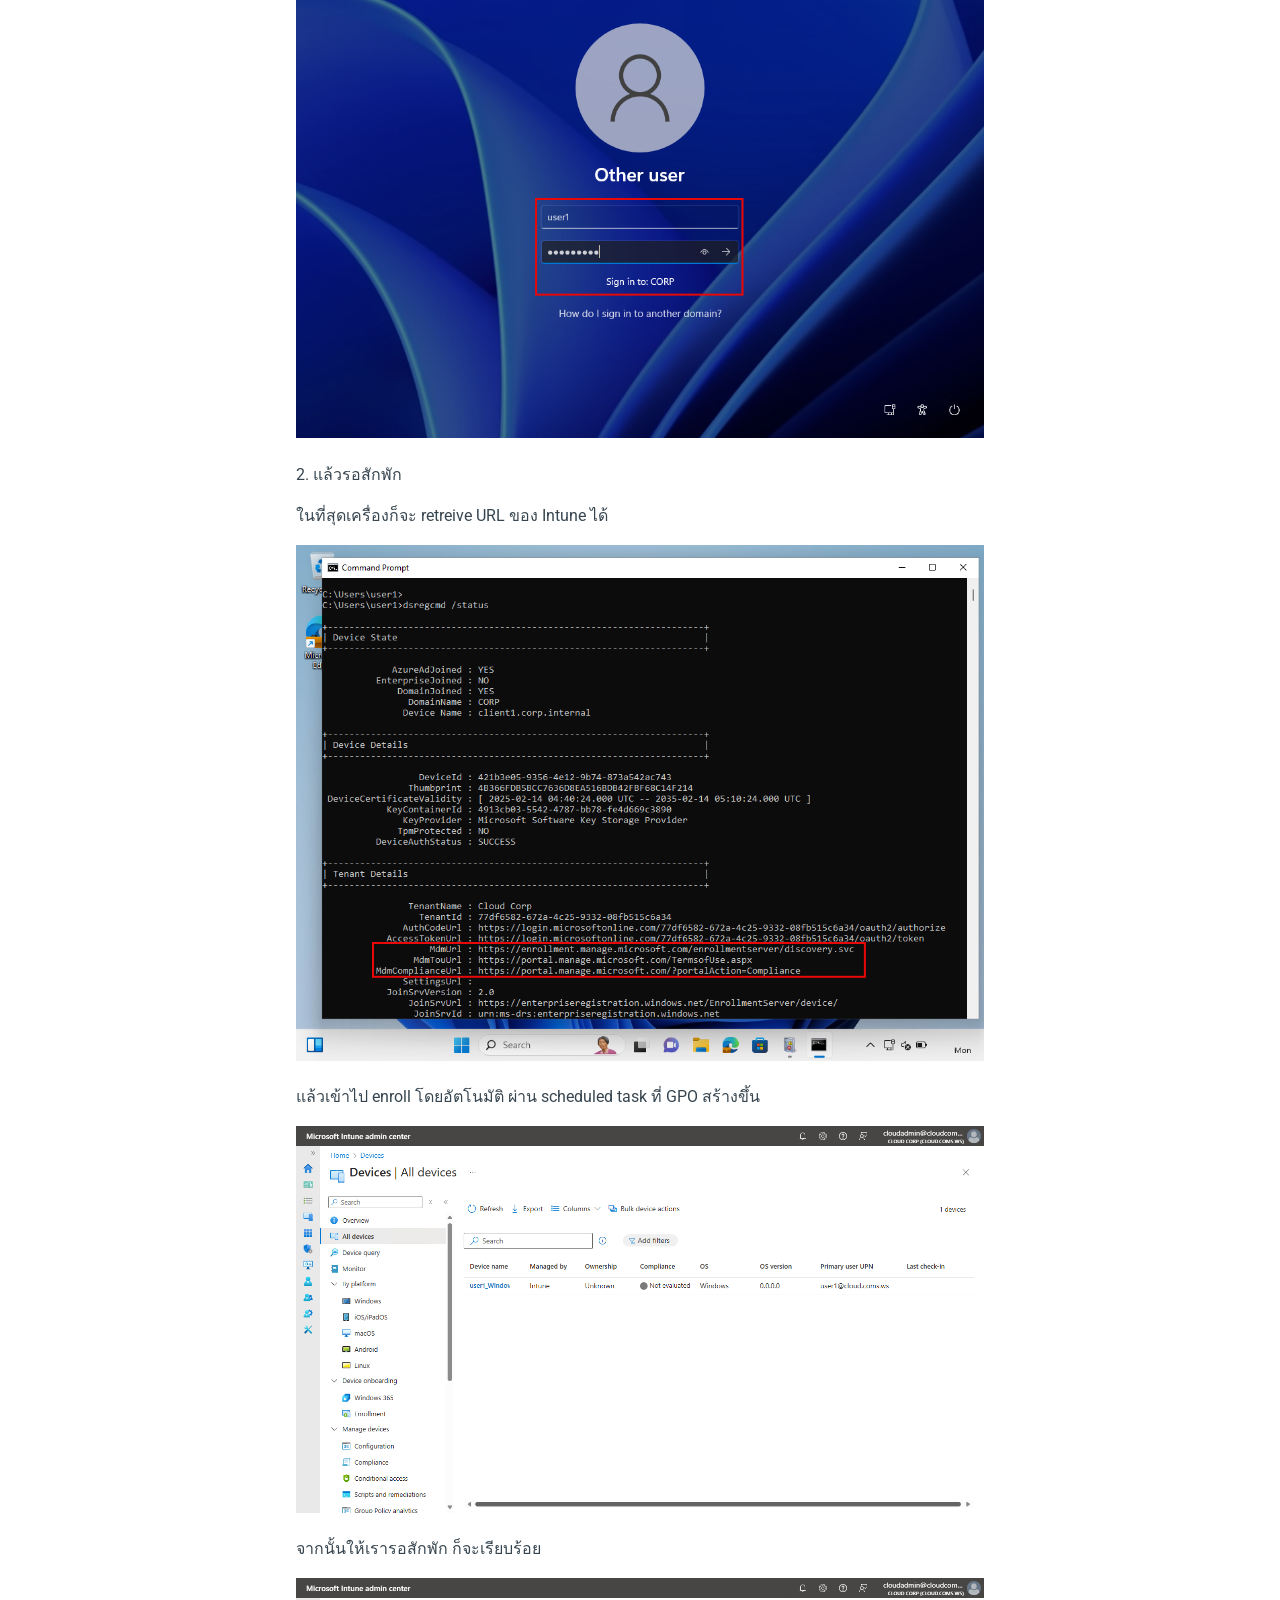
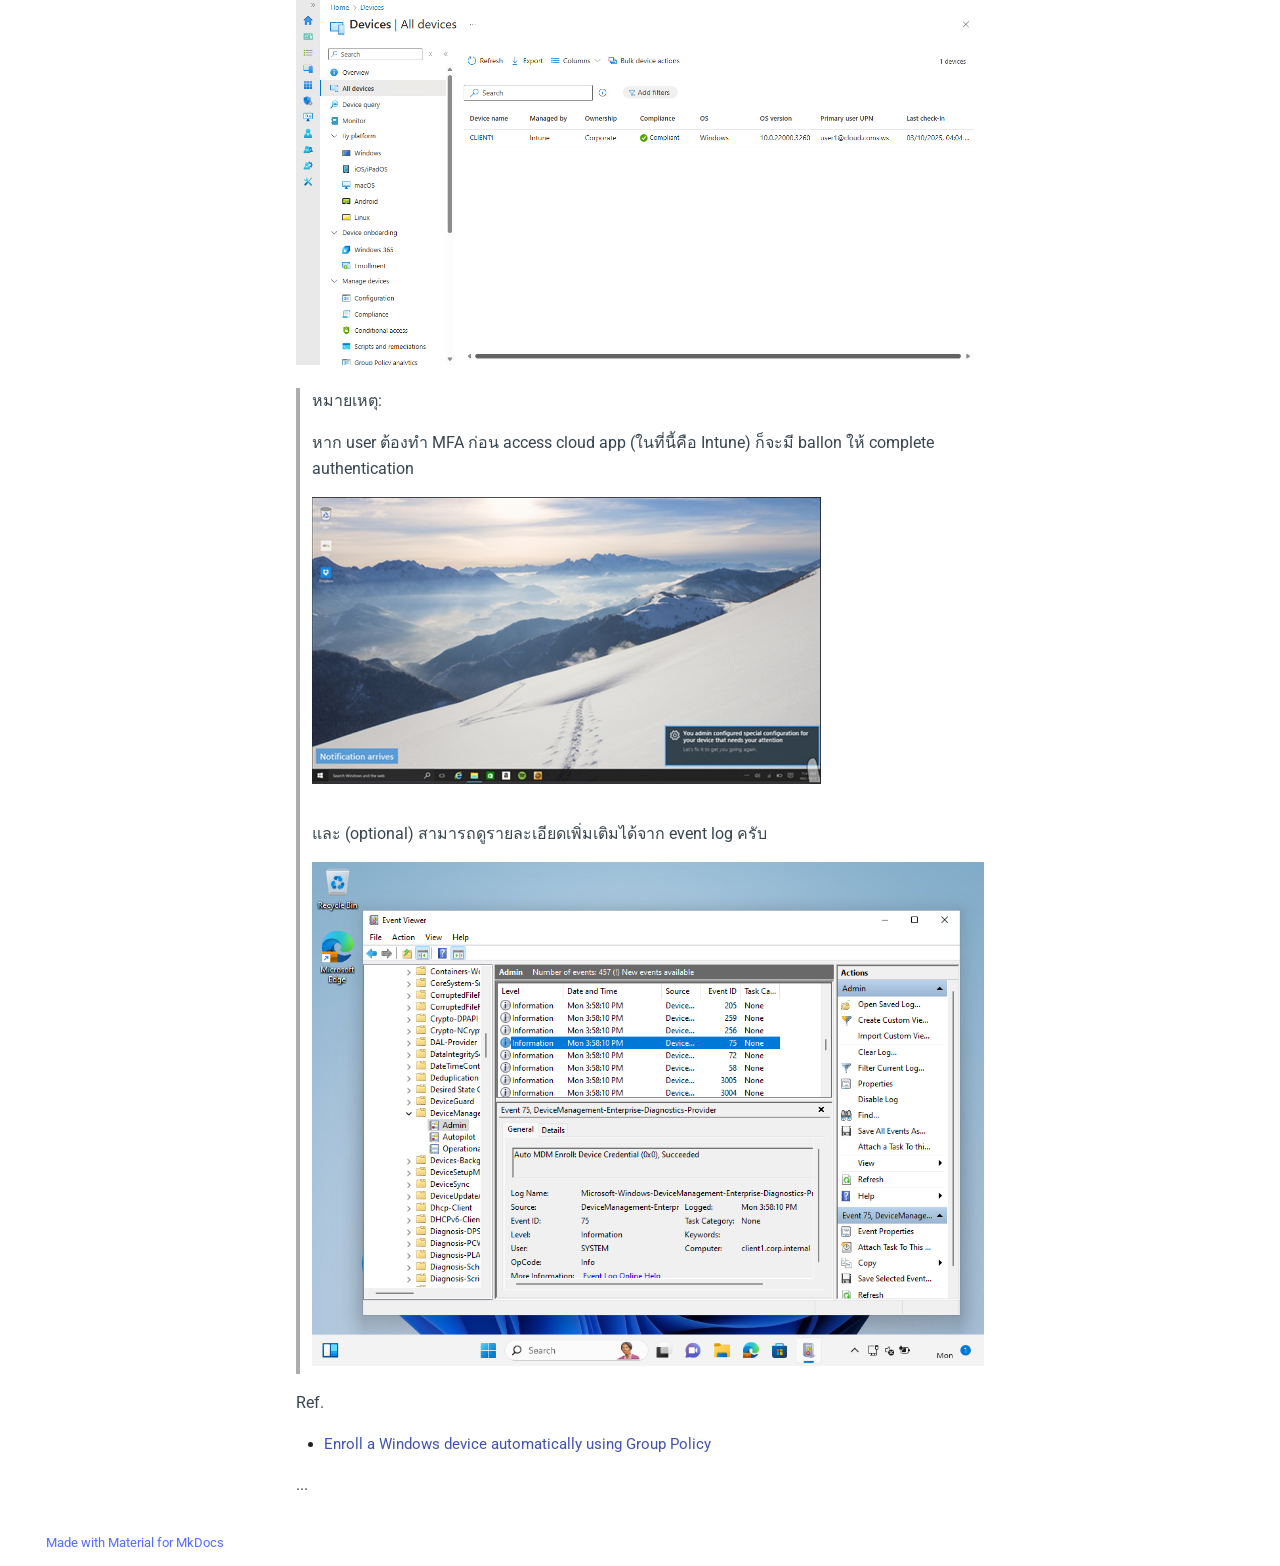
<file: entra/enroll-hybrid-joined-device-to-intune-via-gpo/index.html>
<!doctype html>
<html lang="en" class="no-js">
  <head>
    
      <meta charset="utf-8">
      <meta name="viewport" content="width=device-width,initial-scale=1">
      
      
      
        <link rel="canonical" href="https://inthecloudth.github.io/so/entra/enroll-hybrid-joined-device-to-intune-via-gpo/">
      
      
        <link rel="prev" href="../conditional-access-secure-foundation/">
      
      
        <link rel="next" href="../../adds/reset-domain-admin-password/">
      
      
      <link rel="icon" href="../../assets/images/favicon.png">
      <meta name="generator" content="mkdocs-1.6.1, mkdocs-material-9.5.50">
    
    
      
        <title>Auto enroll Entra hybrid joined devices to Intune via GPO - In the Cloud</title>
      
    
    
      <link rel="stylesheet" href="../../assets/stylesheets/main.a40c8224.min.css">
      
        
        <link rel="stylesheet" href="../../assets/stylesheets/palette.06af60db.min.css">
      
      


    
    
      
    
    
      
        
        
        <link rel="preconnect" href="https://fonts.gstatic.com" crossorigin>
        <link rel="stylesheet" href="https://fonts.googleapis.com/css?family=Roboto:300,300i,400,400i,700,700i%7CRoboto+Mono:400,400i,700,700i&display=fallback">
        <style>:root{--md-text-font:"Roboto";--md-code-font:"Roboto Mono"}</style>
      
    
    
      <link rel="stylesheet" href="../../stylesheets/extra.css">
    
    <script>__md_scope=new URL("../..",location),__md_hash=e=>[...e].reduce(((e,_)=>(e<<5)-e+_.charCodeAt(0)),0),__md_get=(e,_=localStorage,t=__md_scope)=>JSON.parse(_.getItem(t.pathname+"."+e)),__md_set=(e,_,t=localStorage,a=__md_scope)=>{try{t.setItem(a.pathname+"."+e,JSON.stringify(_))}catch(e){}}</script>
    
      

    
    
      
        <meta  property="og:type"  content="website" >
      
        <meta  property="og:title"  content="Auto enroll Entra hybrid joined devices to Intune via GPO - In the Cloud" >
      
        <meta  property="og:description"  content="None" >
      
        <meta  property="og:image"  content="https://inthecloudth.github.io/so/assets/images/social/entra/enroll-hybrid-joined-device-to-intune-via-gpo.png" >
      
        <meta  property="og:image:type"  content="image/png" >
      
        <meta  property="og:image:width"  content="1200" >
      
        <meta  property="og:image:height"  content="630" >
      
        <meta  property="og:url"  content="https://inthecloudth.github.io/so/entra/enroll-hybrid-joined-device-to-intune-via-gpo/" >
      
        <meta  name="twitter:card"  content="summary_large_image" >
      
        <meta  name="twitter:title"  content="Auto enroll Entra hybrid joined devices to Intune via GPO - In the Cloud" >
      
        <meta  name="twitter:description"  content="None" >
      
        <meta  name="twitter:image"  content="https://inthecloudth.github.io/so/assets/images/social/entra/enroll-hybrid-joined-device-to-intune-via-gpo.png" >
      
    
    
  </head>
  
  
    
    
    
    
    
    <body dir="ltr" data-md-color-scheme="default" data-md-color-primary="white" data-md-color-accent="indigo">
  
    
    <input class="md-toggle" data-md-toggle="drawer" type="checkbox" id="__drawer" autocomplete="off">
    <input class="md-toggle" data-md-toggle="search" type="checkbox" id="__search" autocomplete="off">
    <label class="md-overlay" for="__drawer"></label>
    <div data-md-component="skip">
      
        
        <a href="#auto-enroll-entra-hybrid-joined-devices-to-intune-via-gpo" class="md-skip">
          Skip to content
        </a>
      
    </div>
    <div data-md-component="announce">
      
    </div>
    
    
      

<header class="md-header" data-md-component="header">
  <nav class="md-header__inner md-grid" aria-label="Header">
    <a href="../.." title="In the Cloud" class="md-header__button md-logo" aria-label="In the Cloud" data-md-component="logo">
      
  <img src="../../assets/images/logo.png" alt="logo">

    </a>
    <label class="md-header__button md-icon" for="__drawer">
      
      <svg xmlns="http://www.w3.org/2000/svg" viewBox="0 0 24 24"><path d="M3 6h18v2H3zm0 5h18v2H3zm0 5h18v2H3z"/></svg>
    </label>
    <div class="md-header__title" data-md-component="header-title">
      <div class="md-header__ellipsis">
        <div class="md-header__topic">
          <span class="md-ellipsis">
            In the Cloud
          </span>
        </div>
        <div class="md-header__topic" data-md-component="header-topic">
          <span class="md-ellipsis">
            
              Auto enroll Entra hybrid joined devices to Intune via GPO
            
          </span>
        </div>
      </div>
    </div>
    
      
    
    
    
    
    
  </nav>
  
</header>
    
    <div class="md-container" data-md-component="container">
      
      
        
          
            
<nav class="md-tabs" aria-label="Tabs" data-md-component="tabs">
  <div class="md-grid">
    <ul class="md-tabs__list">
      
        
  
  
  
    <li class="md-tabs__item">
      <a href="../.." class="md-tabs__link">
        
  
    
  
  Home

      </a>
    </li>
  

      
        
  
  
    
  
  
    
    
      
  
  
    
  
  
    
    
      <li class="md-tabs__item md-tabs__item--active">
        <a href="../hybrid-join-targeted/" class="md-tabs__link">
          
  
  Microsoft

        </a>
      </li>
    
  

    
  

      
    </ul>
  </div>
</nav>
          
        
      
      <main class="md-main" data-md-component="main">
        <div class="md-main__inner md-grid">
          
            
              
              <div class="md-sidebar md-sidebar--primary" data-md-component="sidebar" data-md-type="navigation" >
                <div class="md-sidebar__scrollwrap">
                  <div class="md-sidebar__inner">
                    


  


<nav class="md-nav md-nav--primary md-nav--lifted" aria-label="Navigation" data-md-level="0">
  <label class="md-nav__title" for="__drawer">
    <a href="../.." title="In the Cloud" class="md-nav__button md-logo" aria-label="In the Cloud" data-md-component="logo">
      
  <img src="../../assets/images/logo.png" alt="logo">

    </a>
    In the Cloud
  </label>
  
  <ul class="md-nav__list" data-md-scrollfix>
    
      
      
  
  
  
  
    <li class="md-nav__item">
      <a href="../.." class="md-nav__link">
        
  
  <span class="md-ellipsis">
    Home
  </span>
  

      </a>
    </li>
  

    
      
      
  
  
    
  
  
  
    
    
    
      
        
        
      
      
    
    
    <li class="md-nav__item md-nav__item--active md-nav__item--section md-nav__item--nested">
      
        
        
        <input class="md-nav__toggle md-toggle " type="checkbox" id="__nav_2" checked>
        
          
          <label class="md-nav__link" for="__nav_2" id="__nav_2_label" tabindex="">
            
  
  <span class="md-ellipsis">
    Microsoft
  </span>
  

            <span class="md-nav__icon md-icon"></span>
          </label>
        
        <nav class="md-nav" data-md-level="1" aria-labelledby="__nav_2_label" aria-expanded="true">
          <label class="md-nav__title" for="__nav_2">
            <span class="md-nav__icon md-icon"></span>
            Microsoft
          </label>
          <ul class="md-nav__list" data-md-scrollfix>
            
              
                
  
  
  
  
    
    
    
      
      
    
    
    <li class="md-nav__item md-nav__item--nested">
      
        
        
        <input class="md-nav__toggle md-toggle " type="checkbox" id="__nav_2_1" >
        
          
          <label class="md-nav__link" for="__nav_2_1" id="__nav_2_1_label" tabindex="0">
            
  
  <span class="md-ellipsis">
    Entra
  </span>
  

            <span class="md-nav__icon md-icon"></span>
          </label>
        
        <nav class="md-nav" data-md-level="2" aria-labelledby="__nav_2_1_label" aria-expanded="false">
          <label class="md-nav__title" for="__nav_2_1">
            <span class="md-nav__icon md-icon"></span>
            Entra
          </label>
          <ul class="md-nav__list" data-md-scrollfix>
            
              
                
  
  
  
  
    <li class="md-nav__item">
      <a href="../hybrid-join-targeted/" class="md-nav__link">
        
  
  <span class="md-ellipsis">
    Hybrid Join - Targeted deployment
  </span>
  

      </a>
    </li>
  

              
            
              
                
  
  
  
  
    <li class="md-nav__item">
      <a href="../conditional-access-secure-foundation/" class="md-nav__link">
        
  
  <span class="md-ellipsis">
    Conditional Access - Secure foundation
  </span>
  

      </a>
    </li>
  

              
            
          </ul>
        </nav>
      
    </li>
  

              
            
              
                
  
  
    
  
  
  
    
    
    
      
      
    
    
    <li class="md-nav__item md-nav__item--active md-nav__item--nested">
      
        
        
        <input class="md-nav__toggle md-toggle " type="checkbox" id="__nav_2_2" checked>
        
          
          <label class="md-nav__link" for="__nav_2_2" id="__nav_2_2_label" tabindex="0">
            
  
  <span class="md-ellipsis">
    Intune
  </span>
  

            <span class="md-nav__icon md-icon"></span>
          </label>
        
        <nav class="md-nav" data-md-level="2" aria-labelledby="__nav_2_2_label" aria-expanded="true">
          <label class="md-nav__title" for="__nav_2_2">
            <span class="md-nav__icon md-icon"></span>
            Intune
          </label>
          <ul class="md-nav__list" data-md-scrollfix>
            
              
                
  
  
    
  
  
  
    <li class="md-nav__item md-nav__item--active">
      
      <input class="md-nav__toggle md-toggle" type="checkbox" id="__toc">
      
      
        
      
      
        <label class="md-nav__link md-nav__link--active" for="__toc">
          
  
  <span class="md-ellipsis">
    Auto enroll Entra hybrid joined devices to Intune via GPO
  </span>
  

          <span class="md-nav__icon md-icon"></span>
        </label>
      
      <a href="./" class="md-nav__link md-nav__link--active">
        
  
  <span class="md-ellipsis">
    Auto enroll Entra hybrid joined devices to Intune via GPO
  </span>
  

      </a>
      
        

<nav class="md-nav md-nav--secondary" aria-label="Table of contents">
  
  
  
    
  
  
    <label class="md-nav__title" for="__toc">
      <span class="md-nav__icon md-icon"></span>
      Table of contents
    </label>
    <ul class="md-nav__list" data-md-component="toc" data-md-scrollfix>
      
        <li class="md-nav__item">
  <a href="#1-preparation" class="md-nav__link">
    <span class="md-ellipsis">
      1. Preparation
    </span>
  </a>
  
    <nav class="md-nav" aria-label="1. Preparation">
      <ul class="md-nav__list">
        
          <li class="md-nav__item">
  <a href="#11-assign-intune-license-to-a-tested-user" class="md-nav__link">
    <span class="md-ellipsis">
      1.1 Assign Intune license to a tested user
    </span>
  </a>
  
</li>
        
          <li class="md-nav__item">
  <a href="#12-create-a-pilot-user-group" class="md-nav__link">
    <span class="md-ellipsis">
      1.2 Create a pilot user group
    </span>
  </a>
  
</li>
        
          <li class="md-nav__item">
  <a href="#13-enable-intune-auto-enrollment-for-windows-devices" class="md-nav__link">
    <span class="md-ellipsis">
      1.3 Enable Intune auto enrollment for Windows devices
    </span>
  </a>
  
</li>
        
      </ul>
    </nav>
  
</li>
      
        <li class="md-nav__item">
  <a href="#2-enroll-a-windows-device-automatically-using-group-policy" class="md-nav__link">
    <span class="md-ellipsis">
      2. Enroll a Windows device automatically using Group Policy
    </span>
  </a>
  
</li>
      
        <li class="md-nav__item">
  <a href="#3-test-a-client" class="md-nav__link">
    <span class="md-ellipsis">
      3. Test a client
    </span>
  </a>
  
</li>
      
    </ul>
  
</nav>
      
    </li>
  

              
            
          </ul>
        </nav>
      
    </li>
  

              
            
              
                
  
  
  
  
    
    
    
      
      
    
    
    <li class="md-nav__item md-nav__item--nested">
      
        
        
        <input class="md-nav__toggle md-toggle " type="checkbox" id="__nav_2_3" >
        
          
          <label class="md-nav__link" for="__nav_2_3" id="__nav_2_3_label" tabindex="0">
            
  
  <span class="md-ellipsis">
    Windows
  </span>
  

            <span class="md-nav__icon md-icon"></span>
          </label>
        
        <nav class="md-nav" data-md-level="2" aria-labelledby="__nav_2_3_label" aria-expanded="false">
          <label class="md-nav__title" for="__nav_2_3">
            <span class="md-nav__icon md-icon"></span>
            Windows
          </label>
          <ul class="md-nav__list" data-md-scrollfix>
            
              
                
  
  
  
  
    <li class="md-nav__item">
      <a href="../../adds/reset-domain-admin-password/" class="md-nav__link">
        
  
  <span class="md-ellipsis">
    Reset a forgotten domain admin password
  </span>
  

      </a>
    </li>
  

              
            
          </ul>
        </nav>
      
    </li>
  

              
            
          </ul>
        </nav>
      
    </li>
  

    
  </ul>
</nav>
                  </div>
                </div>
              </div>
            
            
              
              <div class="md-sidebar md-sidebar--secondary" data-md-component="sidebar" data-md-type="toc" >
                <div class="md-sidebar__scrollwrap">
                  <div class="md-sidebar__inner">
                    

<nav class="md-nav md-nav--secondary" aria-label="Table of contents">
  
  
  
    
  
  
    <label class="md-nav__title" for="__toc">
      <span class="md-nav__icon md-icon"></span>
      Table of contents
    </label>
    <ul class="md-nav__list" data-md-component="toc" data-md-scrollfix>
      
        <li class="md-nav__item">
  <a href="#1-preparation" class="md-nav__link">
    <span class="md-ellipsis">
      1. Preparation
    </span>
  </a>
  
    <nav class="md-nav" aria-label="1. Preparation">
      <ul class="md-nav__list">
        
          <li class="md-nav__item">
  <a href="#11-assign-intune-license-to-a-tested-user" class="md-nav__link">
    <span class="md-ellipsis">
      1.1 Assign Intune license to a tested user
    </span>
  </a>
  
</li>
        
          <li class="md-nav__item">
  <a href="#12-create-a-pilot-user-group" class="md-nav__link">
    <span class="md-ellipsis">
      1.2 Create a pilot user group
    </span>
  </a>
  
</li>
        
          <li class="md-nav__item">
  <a href="#13-enable-intune-auto-enrollment-for-windows-devices" class="md-nav__link">
    <span class="md-ellipsis">
      1.3 Enable Intune auto enrollment for Windows devices
    </span>
  </a>
  
</li>
        
      </ul>
    </nav>
  
</li>
      
        <li class="md-nav__item">
  <a href="#2-enroll-a-windows-device-automatically-using-group-policy" class="md-nav__link">
    <span class="md-ellipsis">
      2. Enroll a Windows device automatically using Group Policy
    </span>
  </a>
  
</li>
      
        <li class="md-nav__item">
  <a href="#3-test-a-client" class="md-nav__link">
    <span class="md-ellipsis">
      3. Test a client
    </span>
  </a>
  
</li>
      
    </ul>
  
</nav>
                  </div>
                </div>
              </div>
            
          
          
            <div class="md-content" data-md-component="content">
              <article class="md-content__inner md-typeset">
                
                  


<h1 id="auto-enroll-entra-hybrid-joined-devices-to-intune-via-gpo">Auto-enroll Entra hybrid-joined devices to Intune via GPO</h1>
<p>หากเครื่องเป็น Entra hybrid joined device แล้วจาก <a href="https://inthecloudth.github.io/so/entra/hybrid-join-targeted/">Microsoft Entra hybrid join targeted deployment</a></p>
<p>เราก็จะ enroll เขาเข้า Intune ต่อไป โดยอัตโนมัติ ด้วย Group Policy</p>
<p><img alt="alt text" src="../image.png" /></p>
<p>และเนื่องจาก self-onboarding guide จะเป็นเน้นที่การเริ่มต้นใช้งานโดยไม่ส่งผลกระทบกับระะบทั้งหมด เราจึงจะ pilot แค่บางเครื่องก่อนนะครับ</p>
<h2 id="1-preparation">1. Preparation</h2>
<h3 id="11-assign-intune-license-to-a-tested-user">1.1 Assign Intune license to a tested user</h3>
<p>Assign Intune license ให้ user ที่จะใช้งาน Intune</p>
<p><img alt="alt text" src="../image-1.png" /></p>
<h3 id="12-create-a-pilot-user-group">1.2 Create a pilot user group</h3>
<p>สร้าง pilot user group (เช่น G Intune Pilot Users Group)</p>
<p>แล้วใส่ pilot user เช่น user1 เป็นสมาชิก</p>
<p><img alt="alt text" src="../image-2.png" /></p>
<h3 id="13-enable-intune-auto-enrollment-for-windows-devices">1.3 Enable Intune auto enrollment for Windows devices</h3>
<p>จากนั้น enable auto enrollment สำหรับ Windows device ให้กับ pilot user group</p>
<p><img alt="alt text" src="../image-3.png" /></p>
<p>แล้วเราก็ไป configure GPO ต่อ</p>
<h2 id="2-enroll-a-windows-device-automatically-using-group-policy">2. Enroll a Windows device automatically using Group Policy</h2>
<p>สร้าง GPO แล้ว link ไปที่ OU ที่มี pilot client อยู่</p>
<p>แต่ให้เราเอา Authenticated users ออกจาก Security Filtering ไปก่อน</p>
<p>แล้วใส่แค่เครื่องที่ต้องการ pilot เข้ามาครับ</p>
<p><img alt="alt text" src="../image-5.png" /></p>
<p>จากนั้นตั้งค่า settings ใน GPO ตาม <a href="https://learn.microsoft.com/en-us/windows/client-management/enroll-a-windows-10-device-automatically-using-group-policy">Enroll a Windows device automatically using Group Policy</a></p>
<p><img alt="alt text" src="../image-4.png" /></p>
<p>เมื่อ GPO เสร็จเรียบร้อย เราก็พร้อมทดสอบครับ</p>
<blockquote>
<p>หมายเหตุ:</p>
<p>GPO จะสร้าง scheduled task ใช้ enroll เครื่องเข้า Intune</p>
<p><img alt="alt text" src="../image-13.png" />
</p>
</blockquote>
<h2 id="3-test-a-client">3. Test a client</h2>
<p>1. Restart client เพื่อรับ GPO เลย</p>
<p><img alt="alt text" src="../image-6.png" /></p>
<p>Sign in ด้วย user ที่มี Intune license</p>
<p><img alt="alt text" src="../image-7.png" /></p>
<p>2. แล้วรอสักพัก</p>
<p>ในที่สุดเครื่องก็จะ retreive URL ของ Intune ได้</p>
<p><img alt="alt text" src="../image-8.png" /></p>
<p>แล้วเข้าไป enroll โดยอัตโนมัติ ผ่าน scheduled task ที่ GPO สร้างขึ้น</p>
<p><img alt="alt text" src="../image-9.png" /></p>
<p>จากนั้นให้เรารอสักพัก ก็จะเรียบร้อย</p>
<p><img alt="alt text" src="../image-10.png" /></p>
<blockquote>
<p>หมายเหตุ:</p>
<p>หาก user ต้องทำ MFA ก่อน access cloud app (ในที่นี้คือ Intune) ก็จะมี ballon ให้ complete authentication</p>
<p><img alt="alt text" src="../image-12.png" /></p>
<p>และ (optional) สามารถดูรายละเอียดเพิ่มเติมได้จาก event log ครับ</p>
<p><img alt="alt text" src="../image-11.png" />
</p>
</blockquote>
<p>Ref. </p>
<ul>
<li><a href="https://learn.microsoft.com/en-us/windows/client-management/enroll-a-windows-10-device-automatically-using-group-policy">Enroll a Windows device automatically using Group Policy</a></li>
</ul>
<p>...</p>







  
  






                
              </article>
            </div>
          
          
<script>var target=document.getElementById(location.hash.slice(1));target&&target.name&&(target.checked=target.name.startsWith("__tabbed_"))</script>
        </div>
        
          <button type="button" class="md-top md-icon" data-md-component="top" hidden>
  
  <svg xmlns="http://www.w3.org/2000/svg" viewBox="0 0 24 24"><path d="M13 20h-2V8l-5.5 5.5-1.42-1.42L12 4.16l7.92 7.92-1.42 1.42L13 8z"/></svg>
  Back to top
</button>
        
      </main>
      
        <footer class="md-footer">
  
  <div class="md-footer-meta md-typeset">
    <div class="md-footer-meta__inner md-grid">
      <div class="md-copyright">
  
  
    Made with
    <a href="https://squidfunk.github.io/mkdocs-material/" target="_blank" rel="noopener">
      Material for MkDocs
    </a>
  
</div>
      
    </div>
  </div>
</footer>
      
    </div>
    <div class="md-dialog" data-md-component="dialog">
      <div class="md-dialog__inner md-typeset"></div>
    </div>
    
    
    <script id="__config" type="application/json">{"base": "../..", "features": ["navigation.tabs", "navigation.path", "navigation.top"], "search": "../../assets/javascripts/workers/search.f8cc74c7.min.js", "translations": {"clipboard.copied": "Copied to clipboard", "clipboard.copy": "Copy to clipboard", "search.result.more.one": "1 more on this page", "search.result.more.other": "# more on this page", "search.result.none": "No matching documents", "search.result.one": "1 matching document", "search.result.other": "# matching documents", "search.result.placeholder": "Type to start searching", "search.result.term.missing": "Missing", "select.version": "Select version"}}</script>
    
    
      <script src="../../assets/javascripts/bundle.60a45f97.min.js"></script>
      
    
  </body>
</html>
</file>
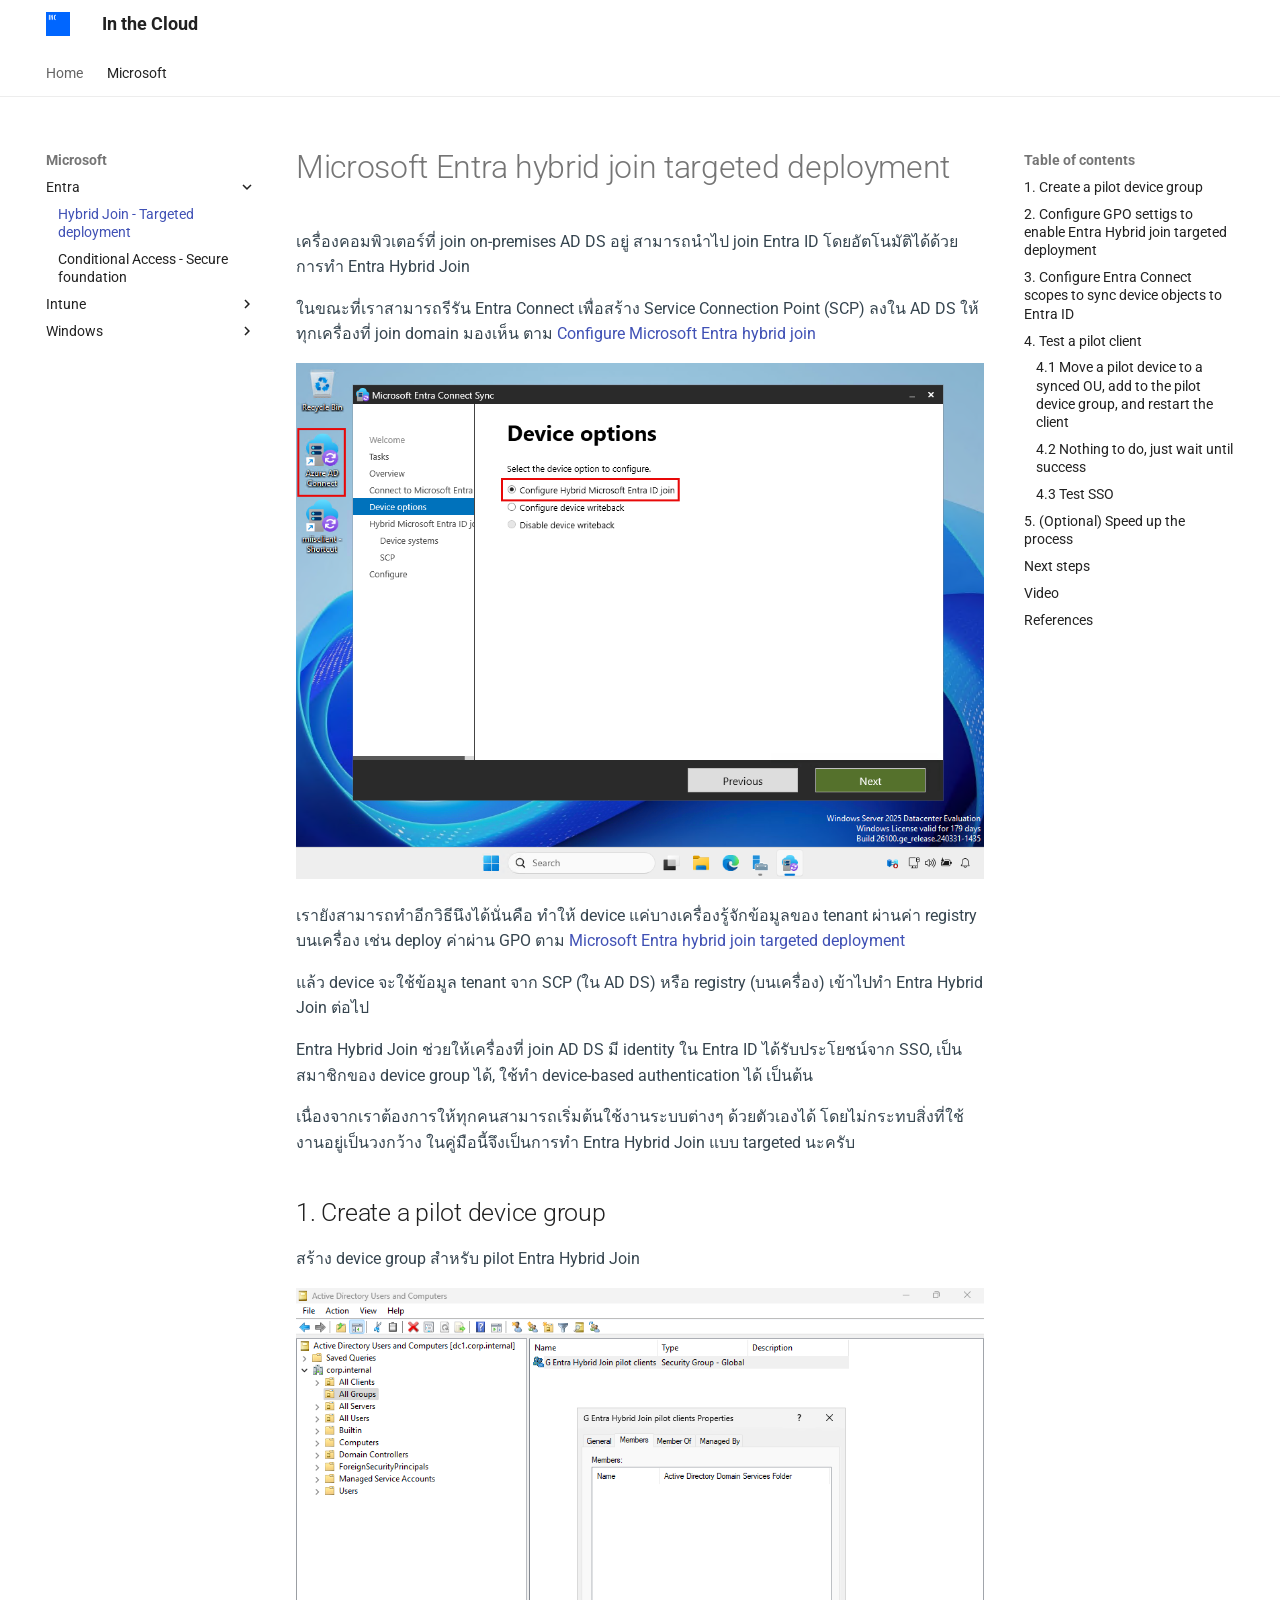
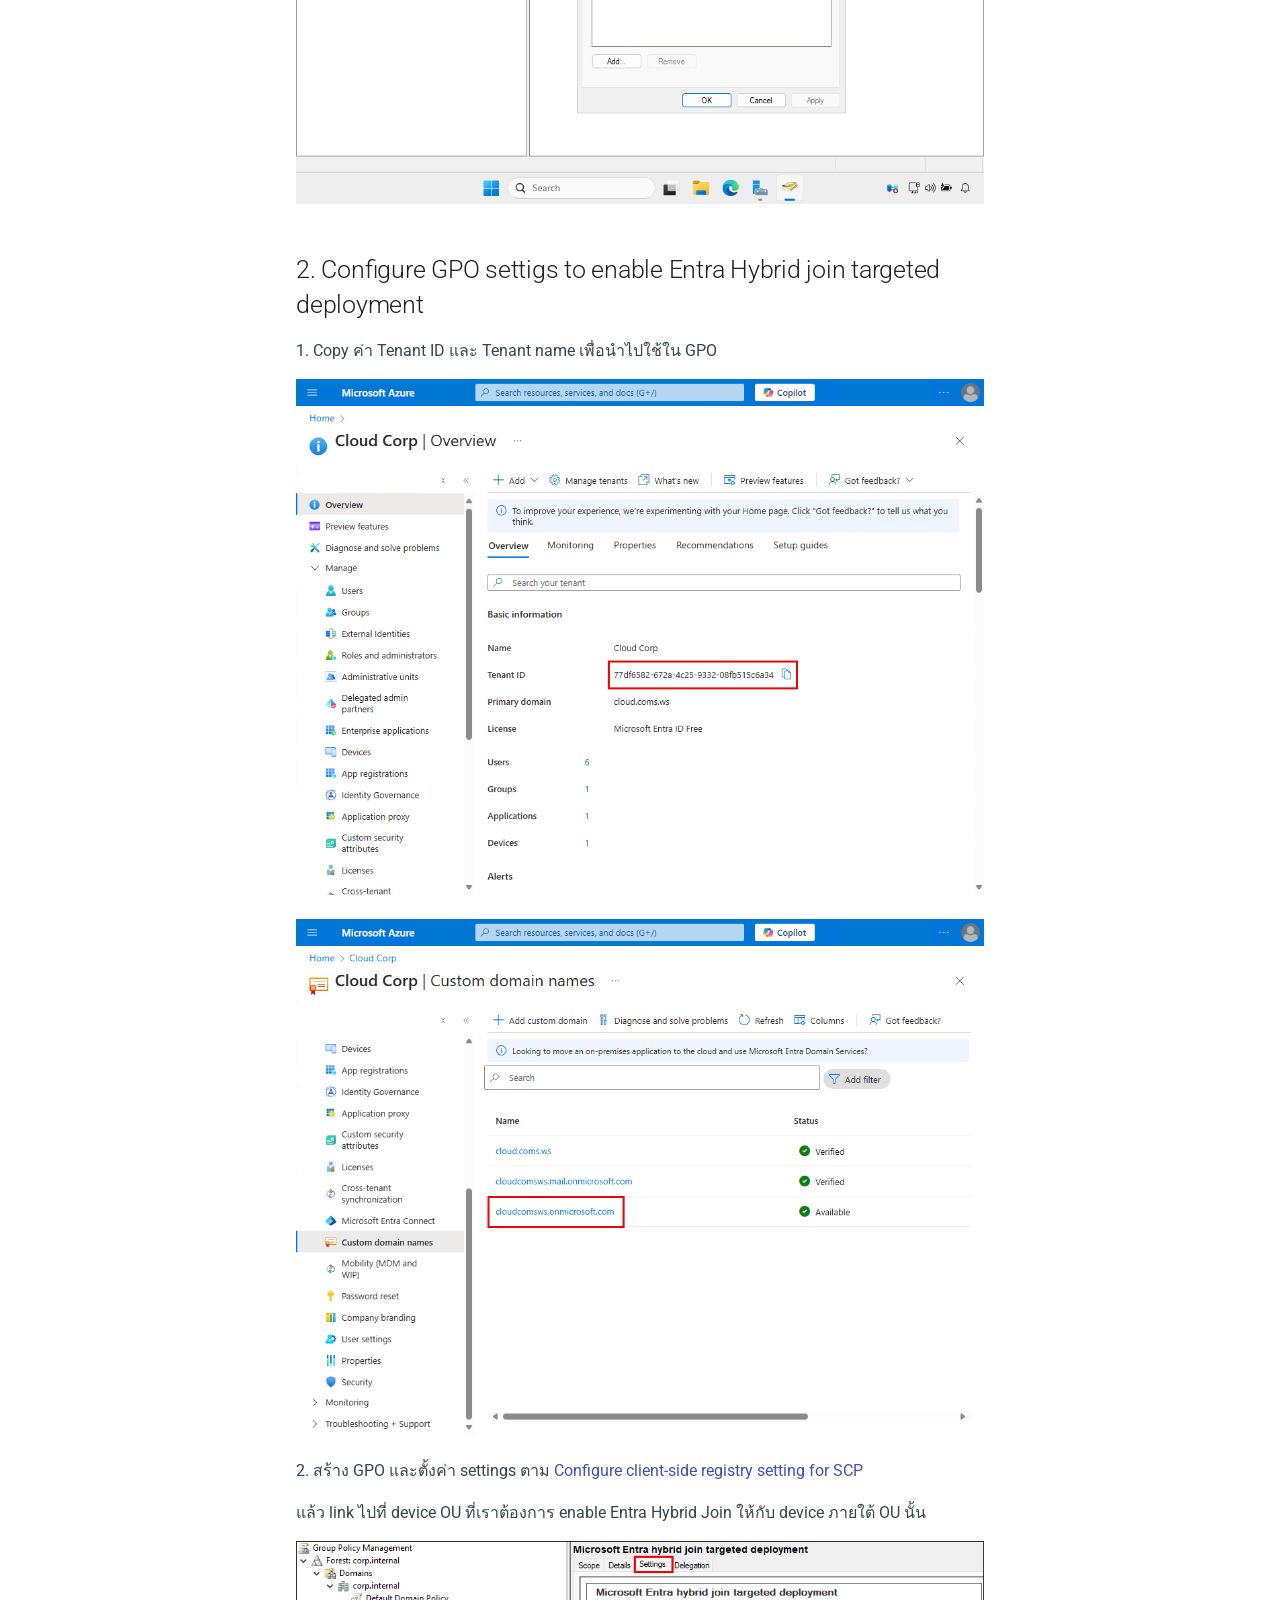
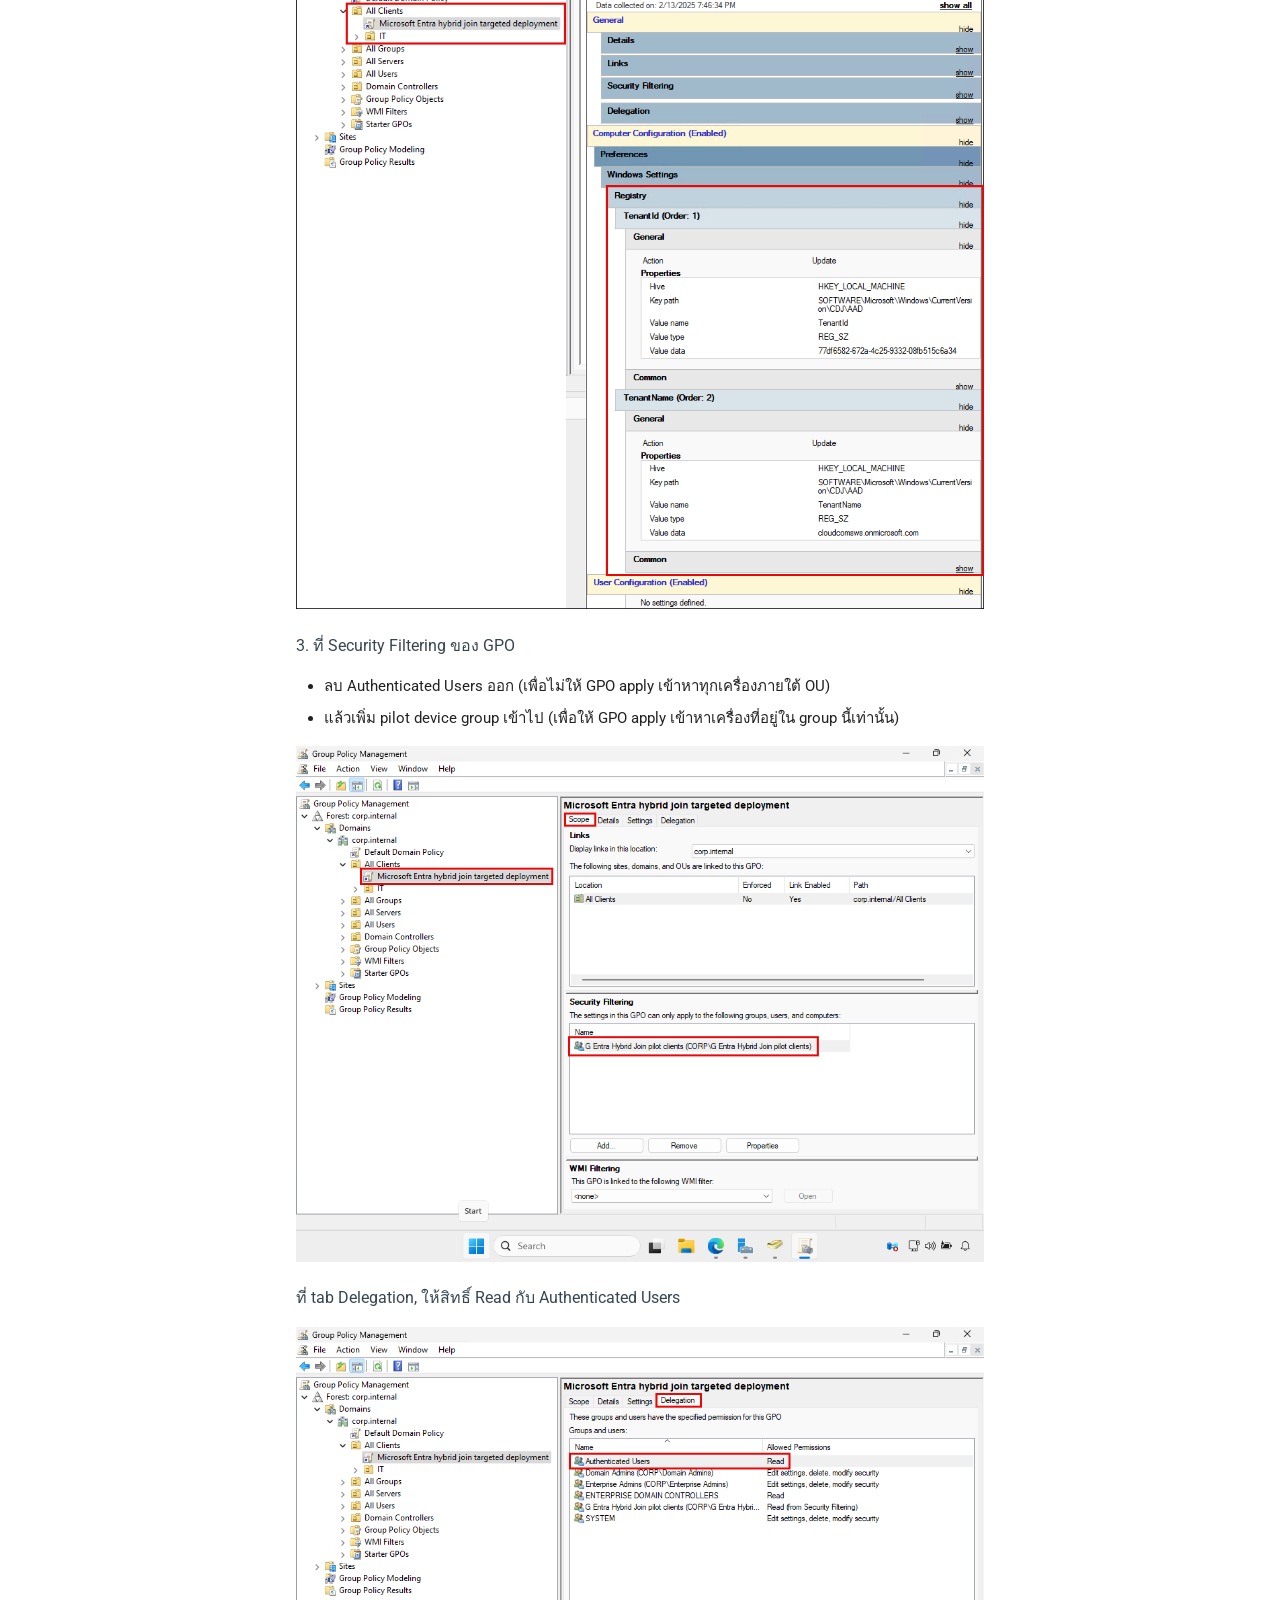
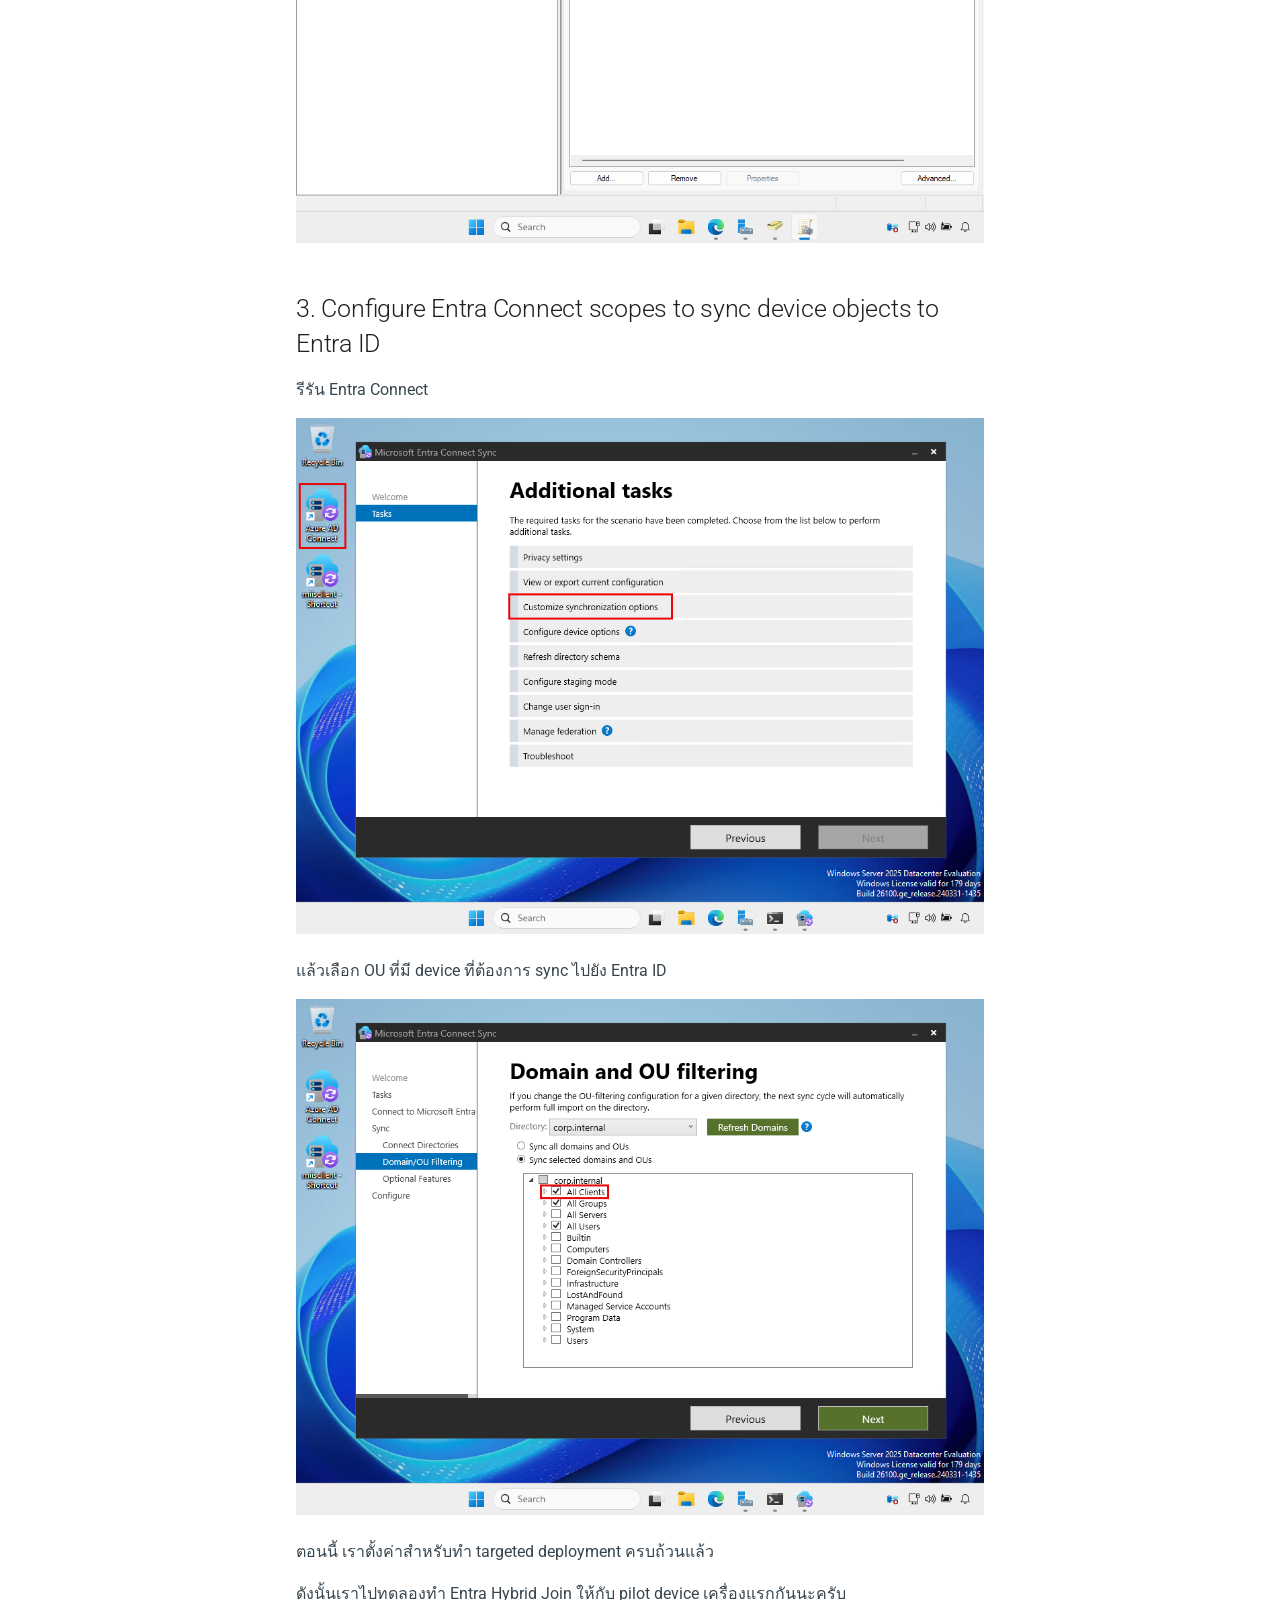
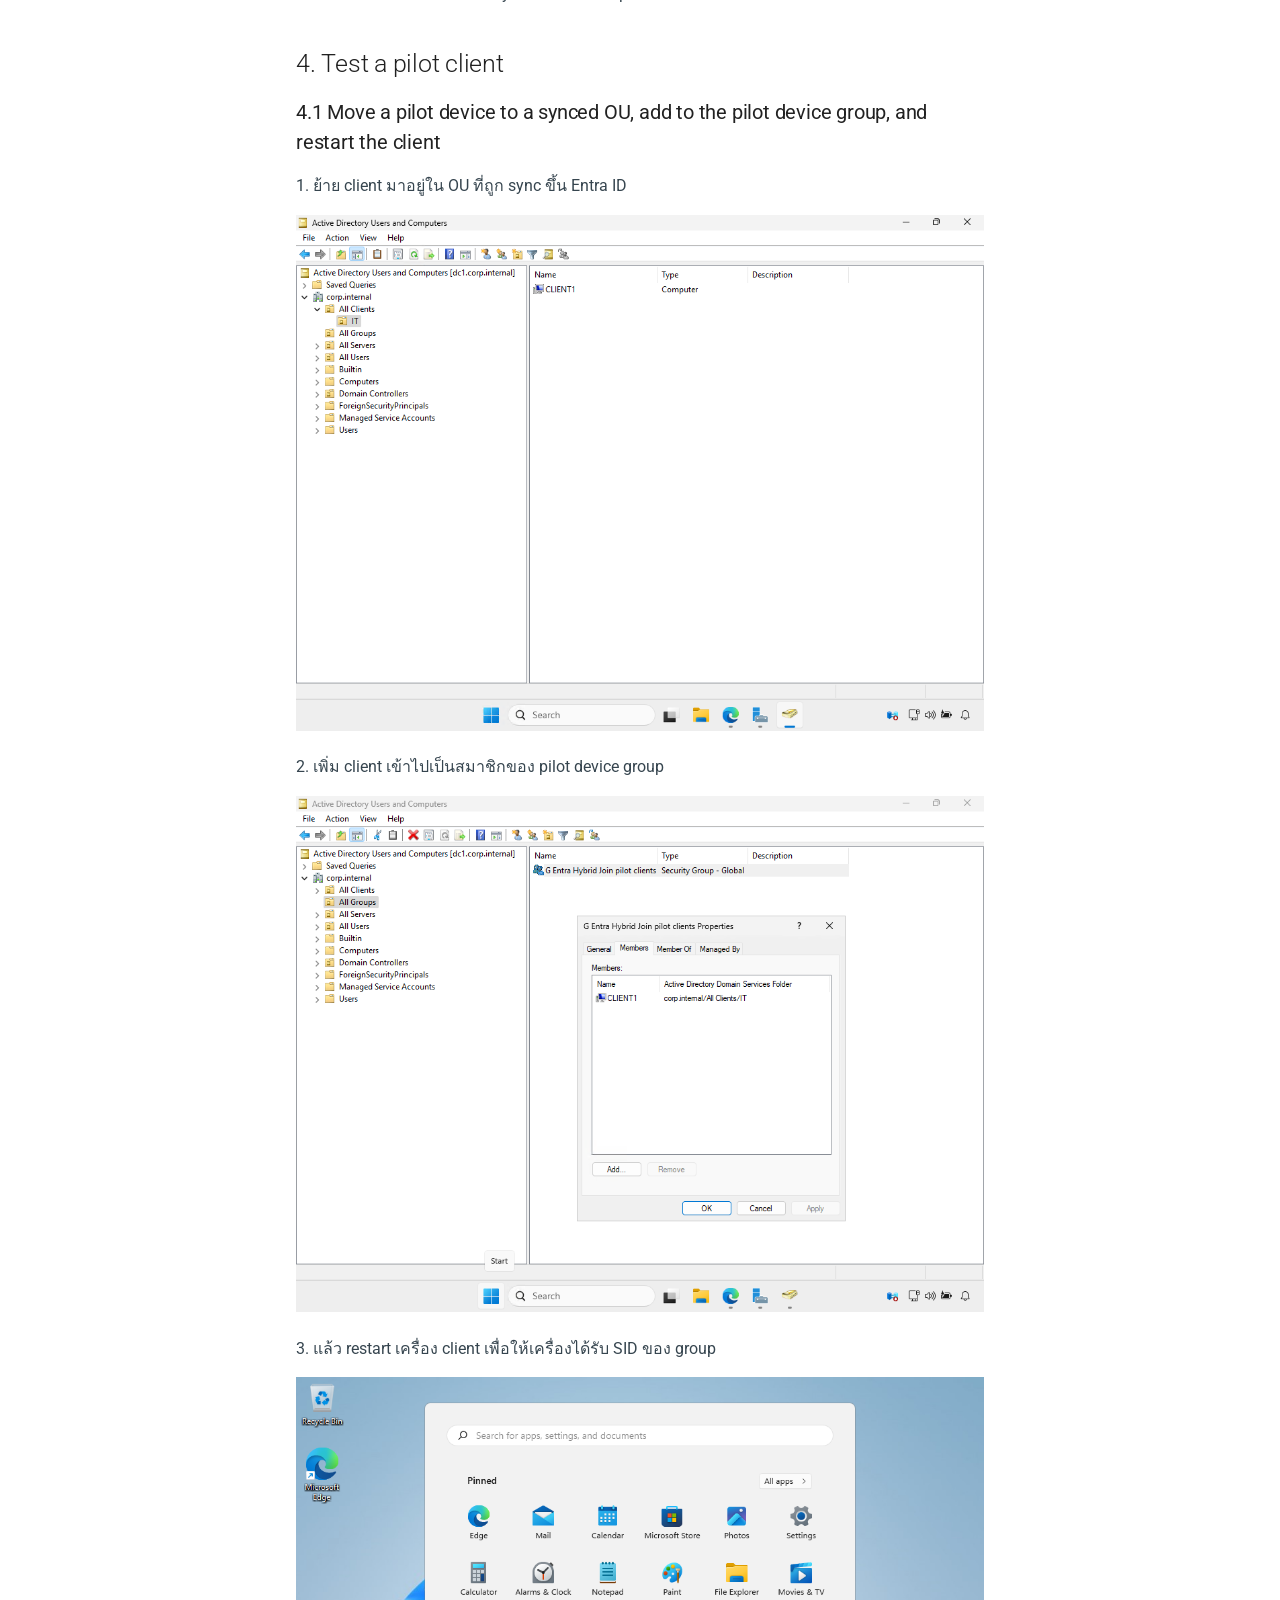
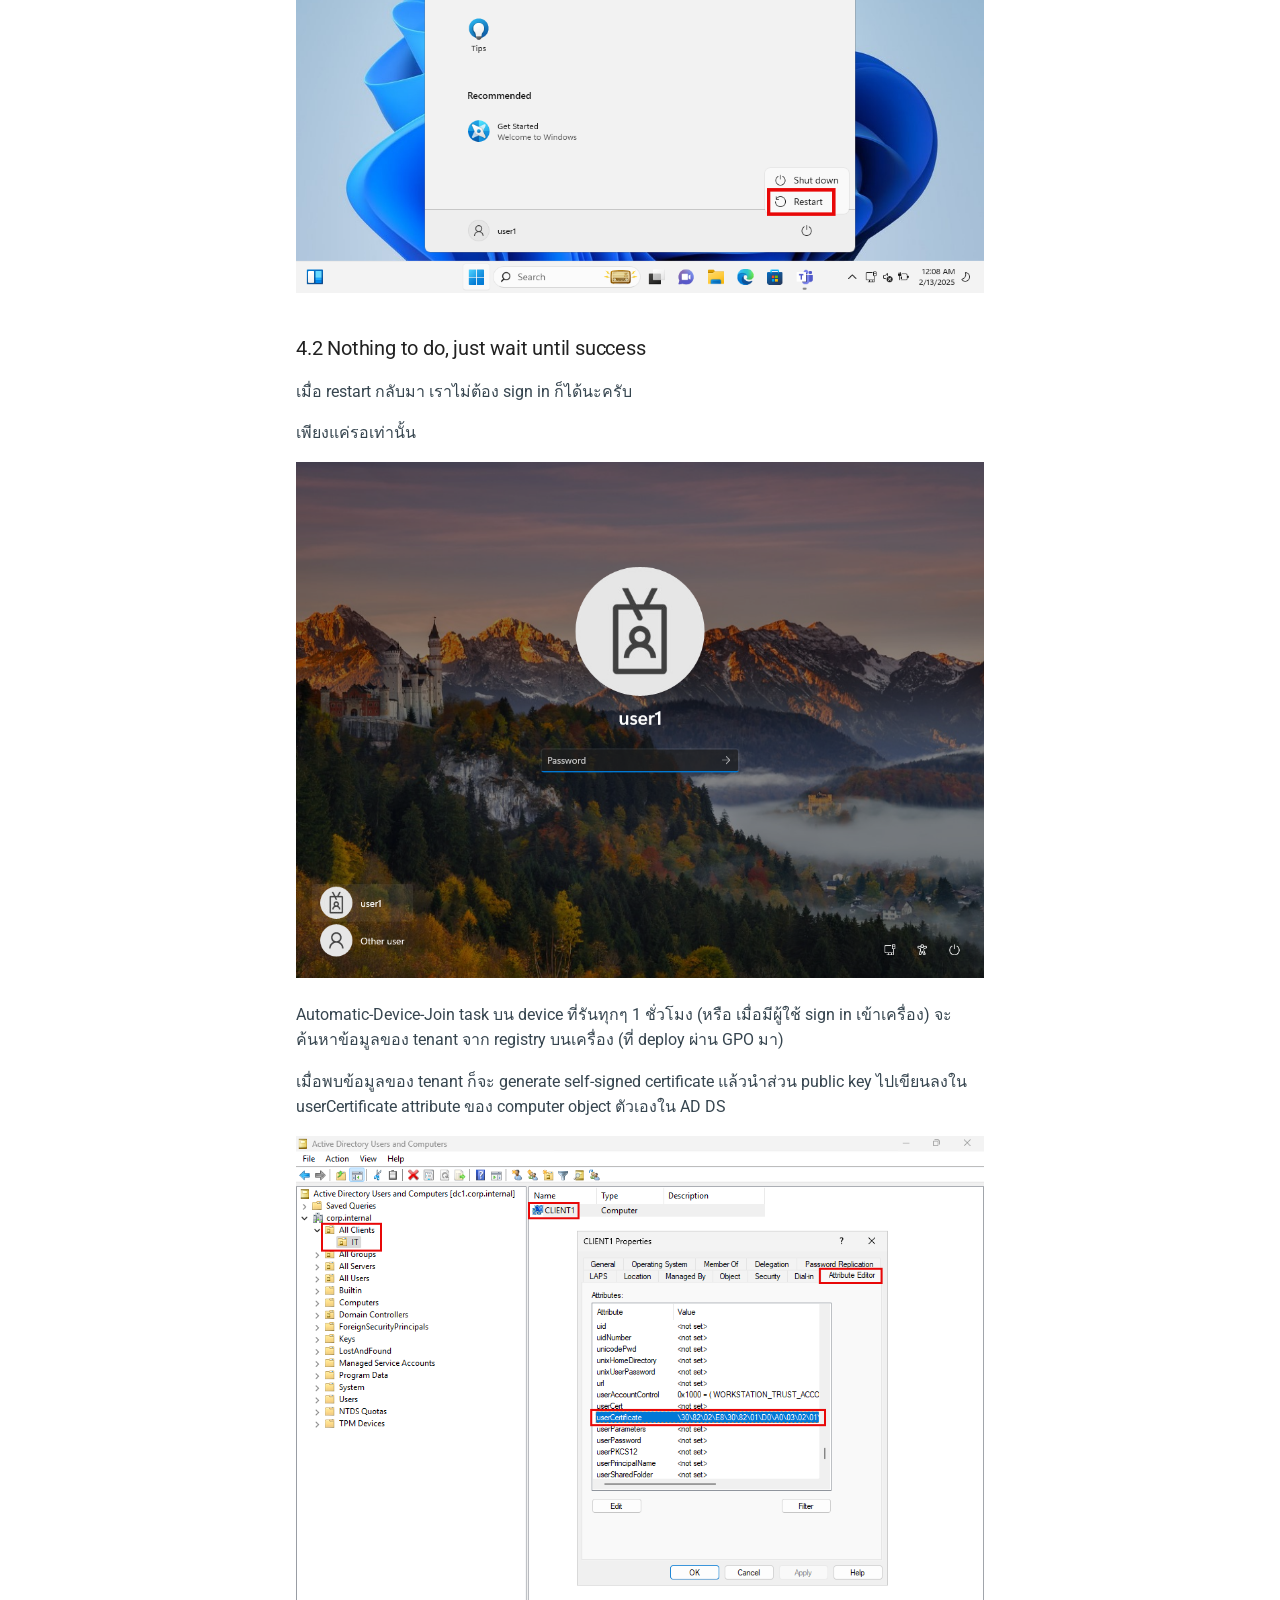
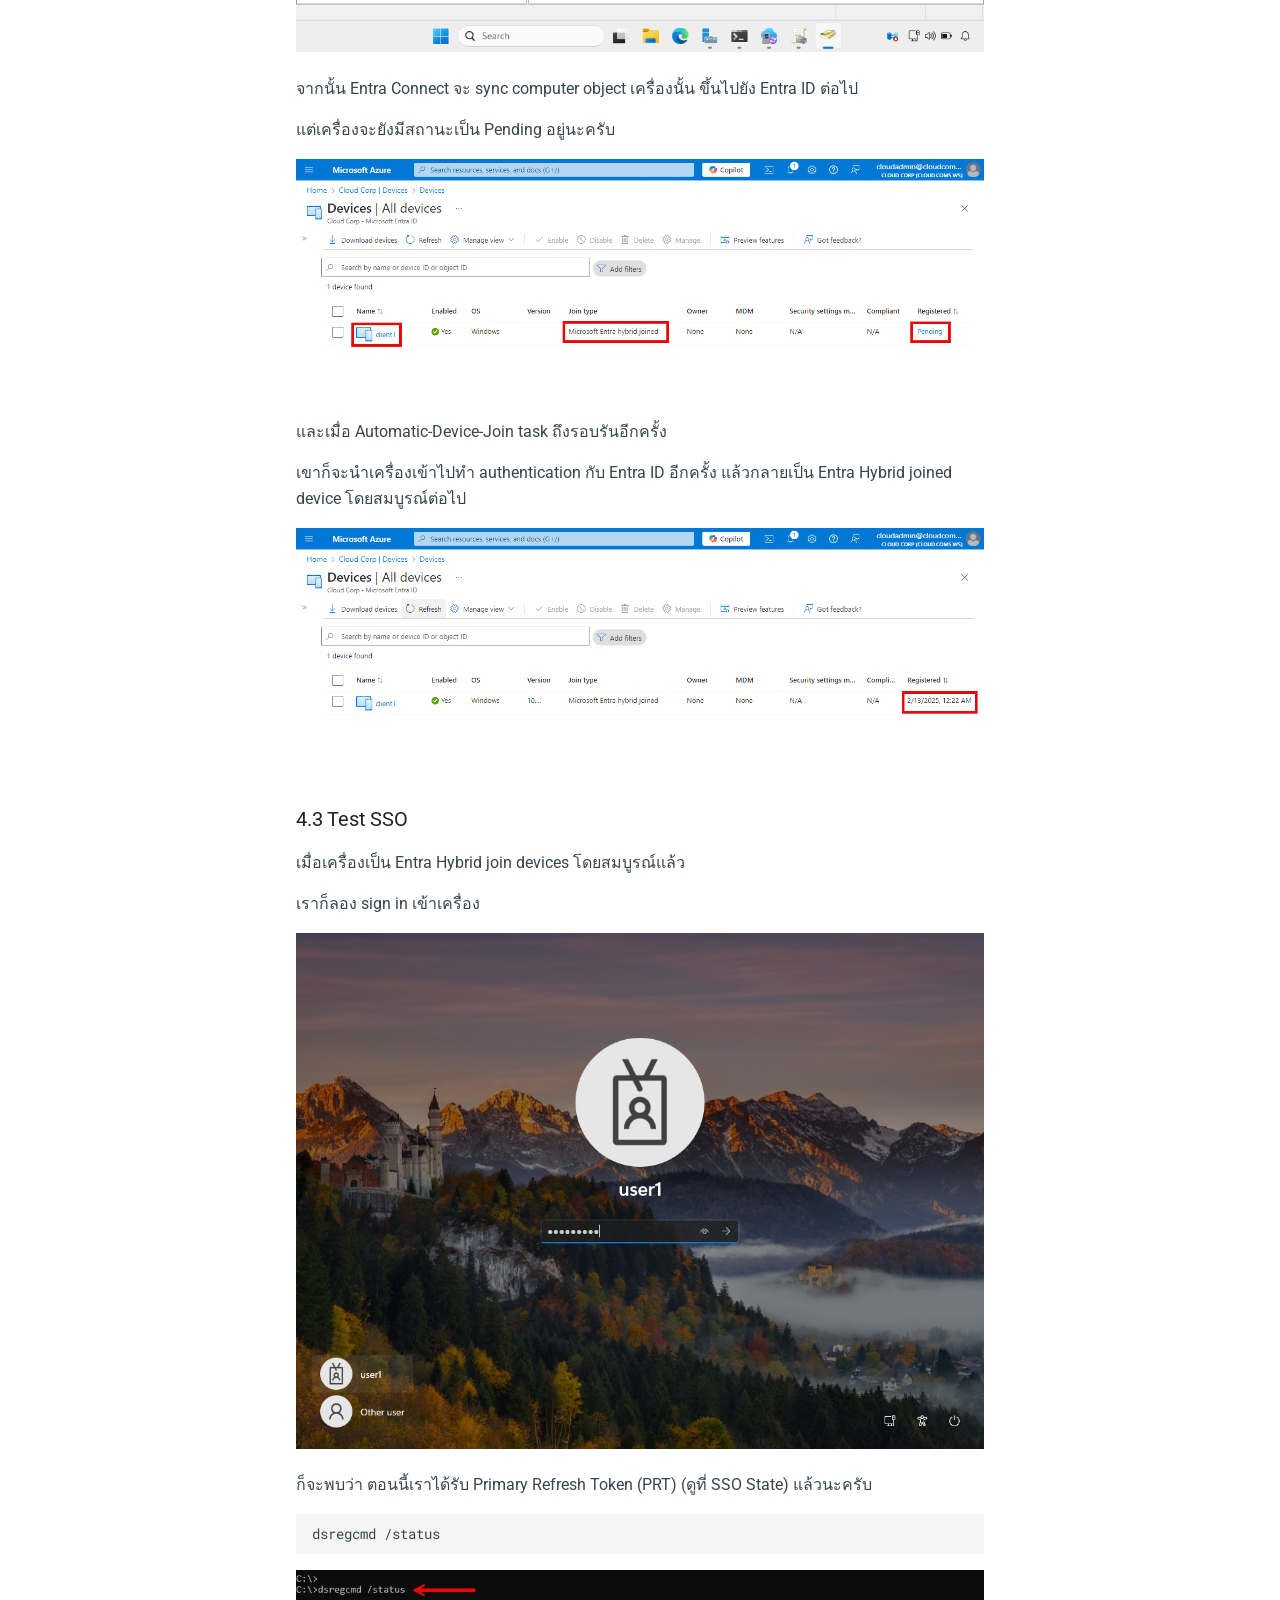
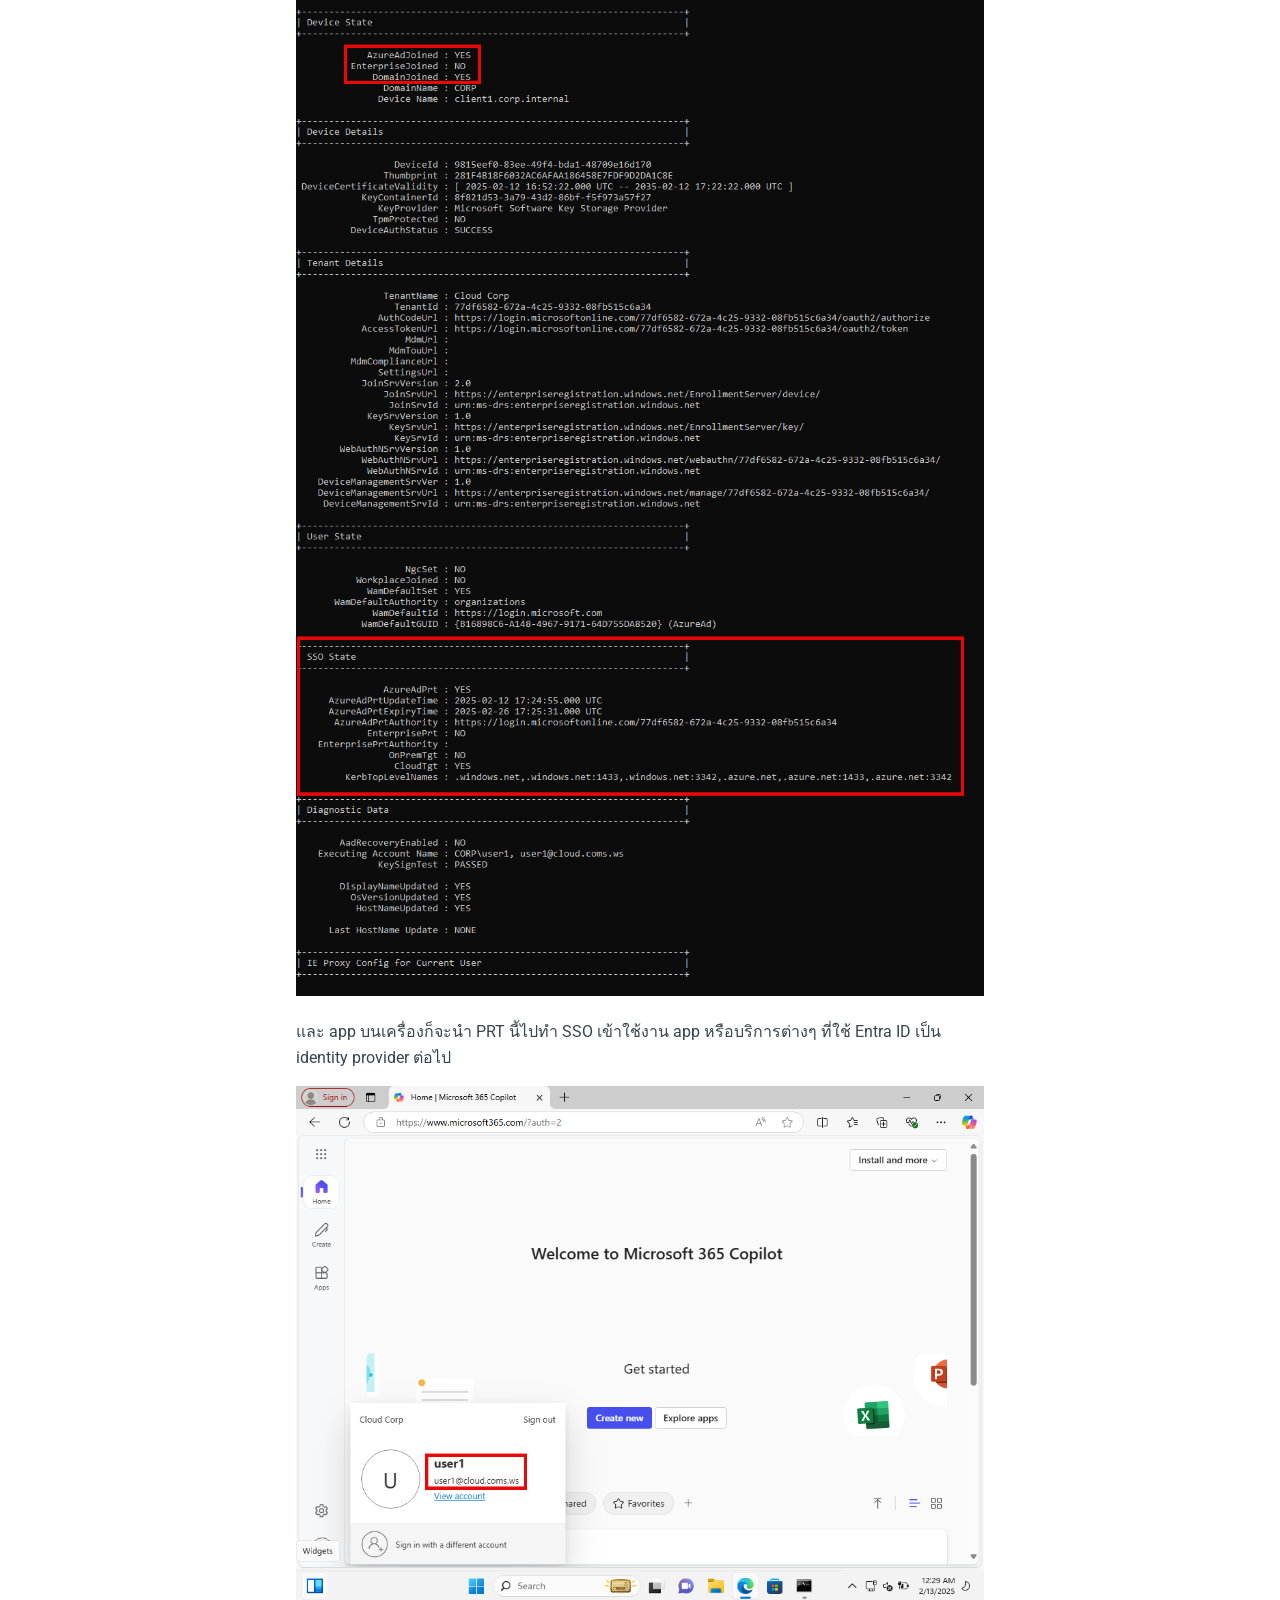
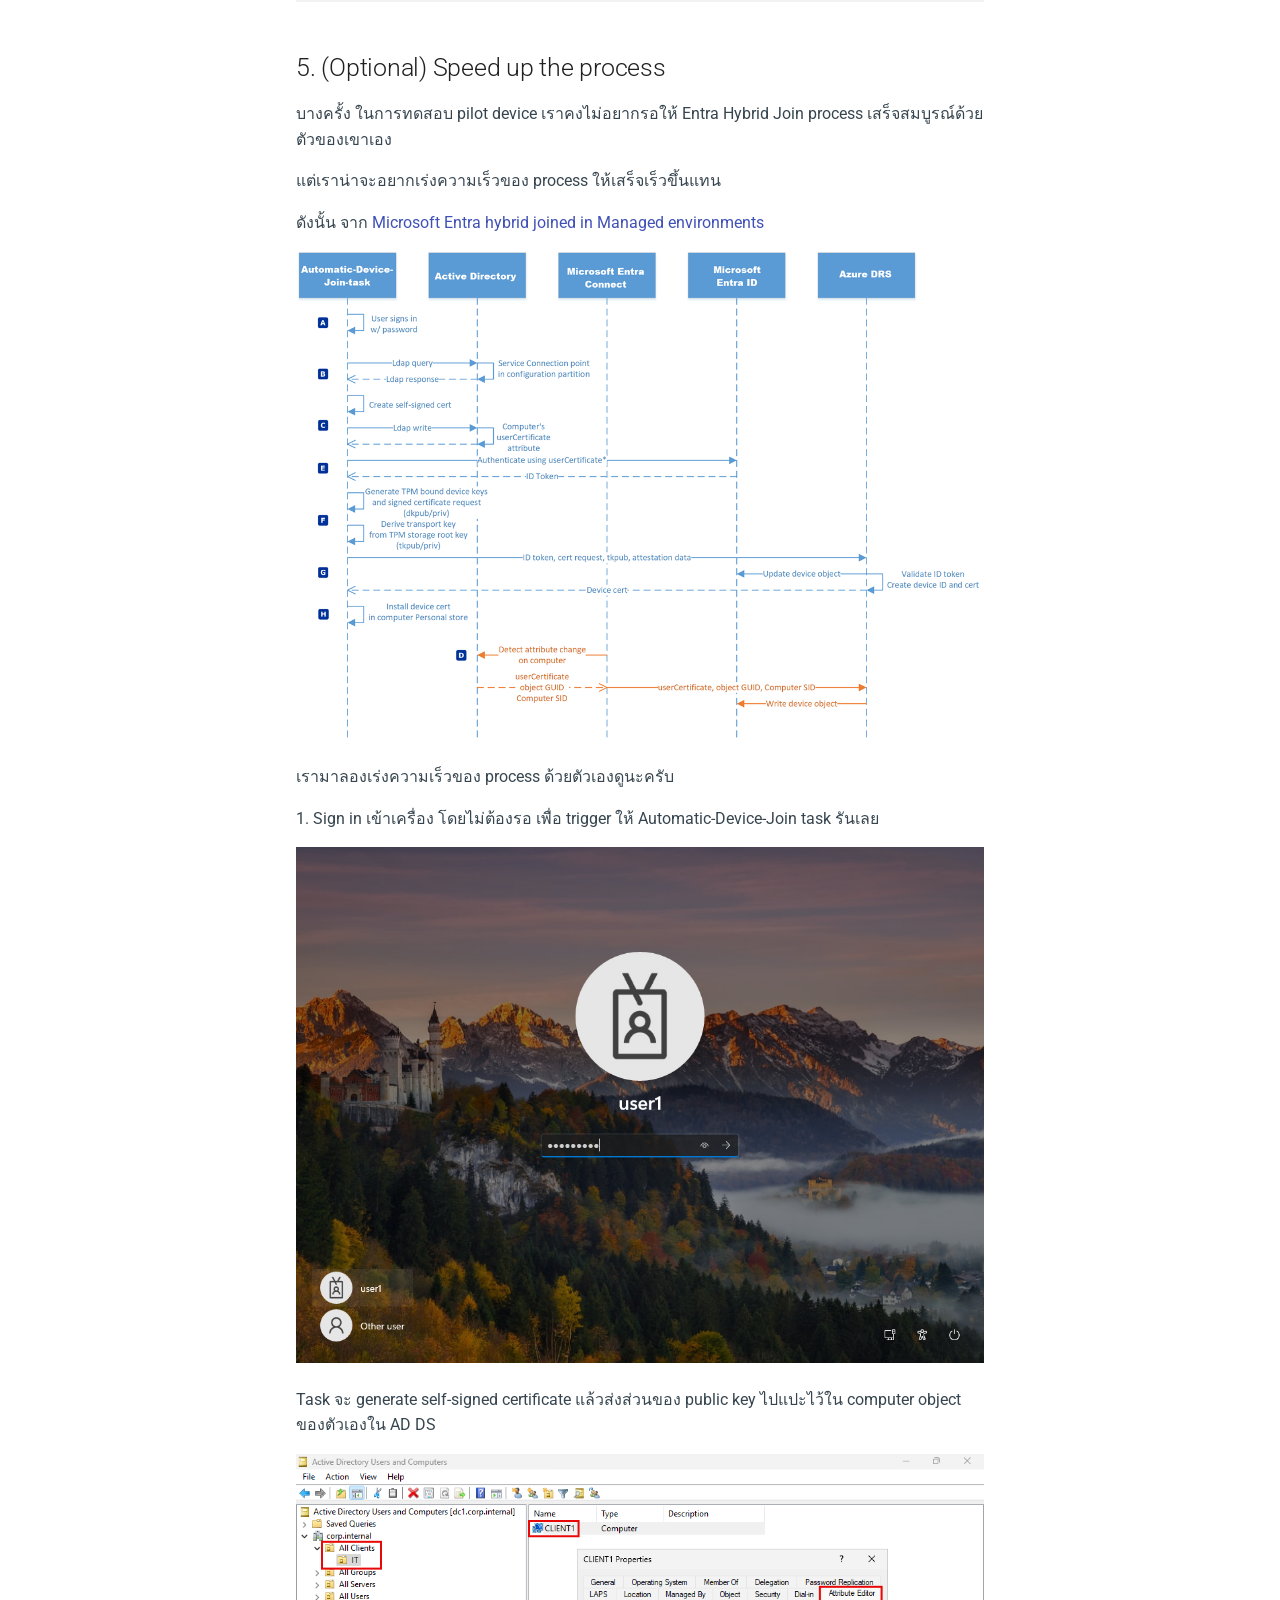
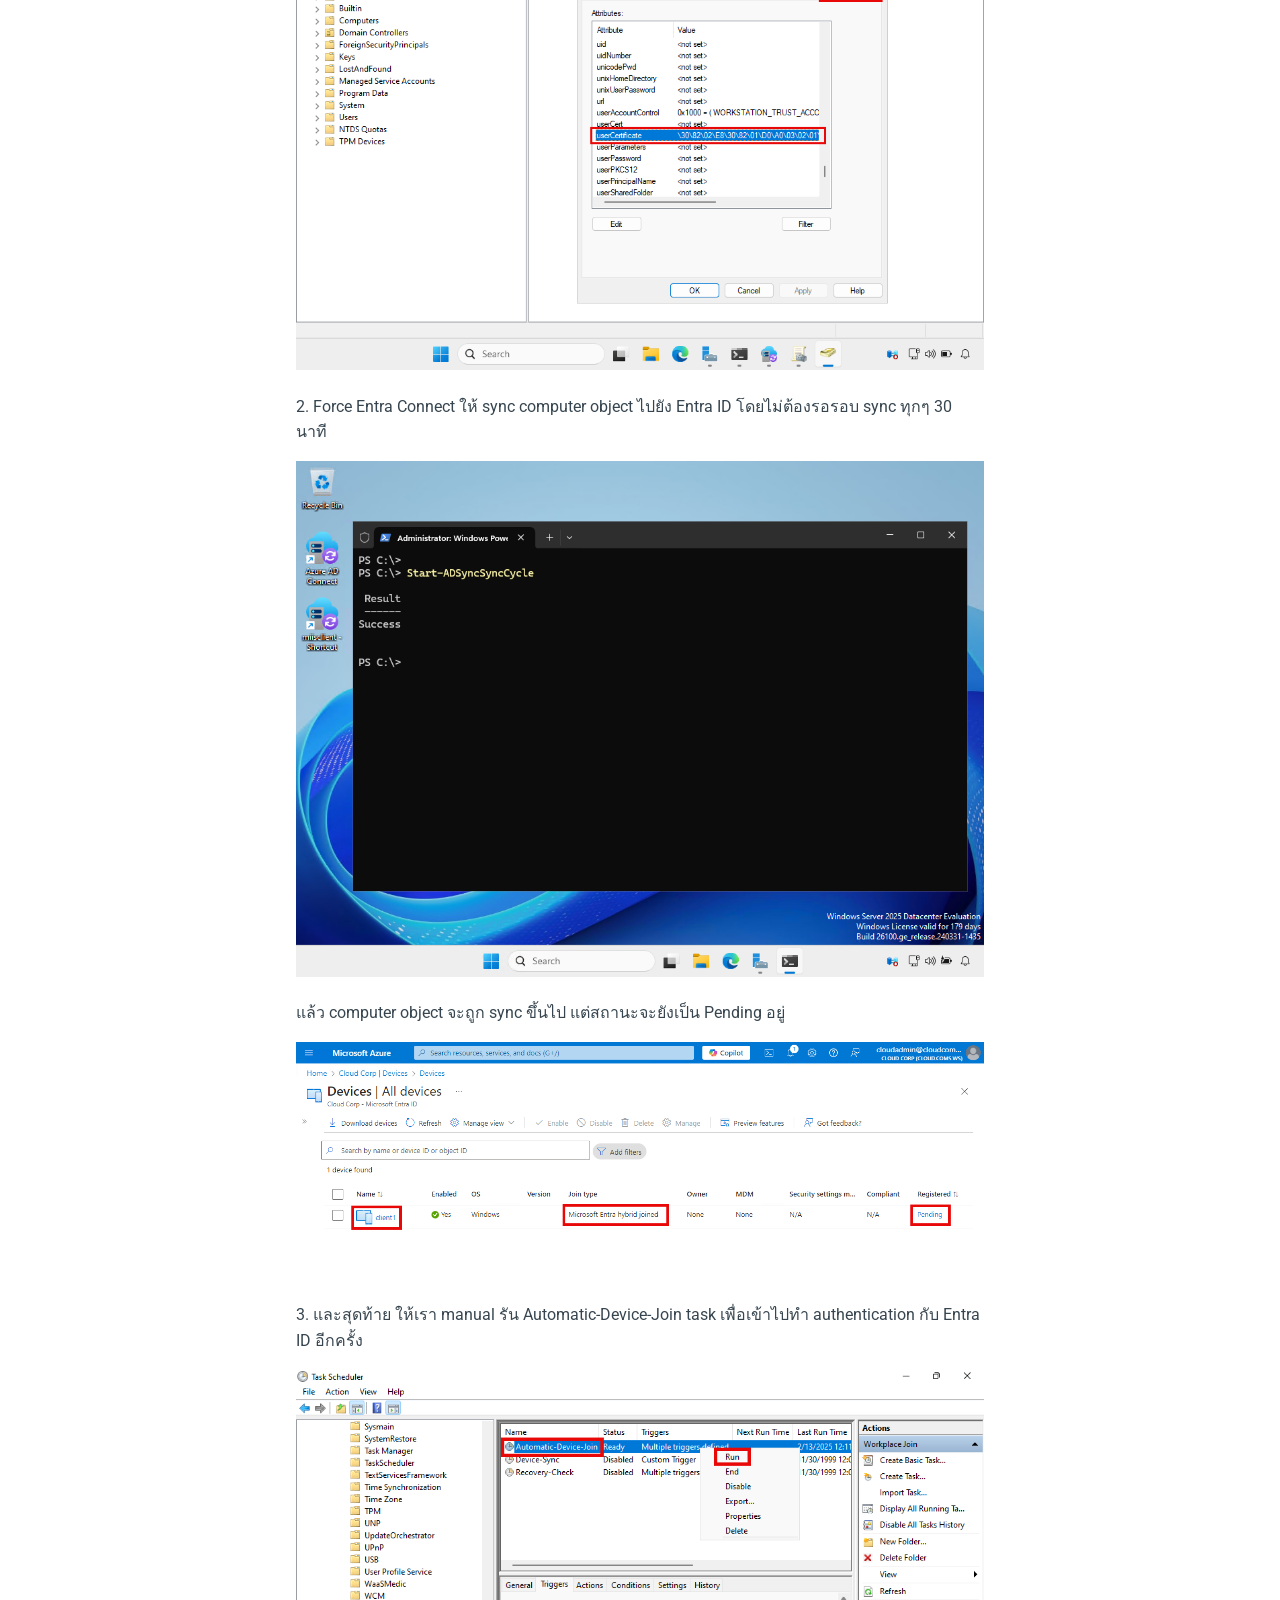
<file: entra/hybrid-join-targeted/index.html>
<!doctype html>
<html lang="en" class="no-js">
  <head>
    
      <meta charset="utf-8">
      <meta name="viewport" content="width=device-width,initial-scale=1">
      
        <meta name="description" content="CSoG - Customer Self-onboarding Guides">
      
      
      
        <link rel="canonical" href="https://inthecloudth.github.io/so/entra/hybrid-join-targeted/">
      
      
        <link rel="prev" href="../..">
      
      
        <link rel="next" href="../conditional-access-secure-foundation/">
      
      
      <link rel="icon" href="../../assets/images/favicon.png">
      <meta name="generator" content="mkdocs-1.6.1, mkdocs-material-9.5.50">
    
    
      
        <title>Microsoft Entra hybrid join targeted deployment - In the Cloud</title>
      
    
    
      <link rel="stylesheet" href="../../assets/stylesheets/main.a40c8224.min.css">
      
        
        <link rel="stylesheet" href="../../assets/stylesheets/palette.06af60db.min.css">
      
      


    
    
      
    
    
      
        
        
        <link rel="preconnect" href="https://fonts.gstatic.com" crossorigin>
        <link rel="stylesheet" href="https://fonts.googleapis.com/css?family=Roboto:300,300i,400,400i,700,700i%7CRoboto+Mono:400,400i,700,700i&display=fallback">
        <style>:root{--md-text-font:"Roboto";--md-code-font:"Roboto Mono"}</style>
      
    
    
      <link rel="stylesheet" href="../../stylesheets/extra.css">
    
    <script>__md_scope=new URL("../..",location),__md_hash=e=>[...e].reduce(((e,_)=>(e<<5)-e+_.charCodeAt(0)),0),__md_get=(e,_=localStorage,t=__md_scope)=>JSON.parse(_.getItem(t.pathname+"."+e)),__md_set=(e,_,t=localStorage,a=__md_scope)=>{try{t.setItem(a.pathname+"."+e,JSON.stringify(_))}catch(e){}}</script>
    
      

    
    
      
        <meta  property="og:type"  content="website" >
      
        <meta  property="og:title"  content="Microsoft Entra hybrid join targeted deployment - In the Cloud" >
      
        <meta  property="og:description"  content="CSoG - Customer Self-onboarding Guides" >
      
        <meta  property="og:image"  content="https://inthecloudth.github.io/so/assets/images/social/entra/hybrid-join-targeted.png" >
      
        <meta  property="og:image:type"  content="image/png" >
      
        <meta  property="og:image:width"  content="1200" >
      
        <meta  property="og:image:height"  content="630" >
      
        <meta  property="og:url"  content="https://inthecloudth.github.io/so/entra/hybrid-join-targeted/" >
      
        <meta  name="twitter:card"  content="summary_large_image" >
      
        <meta  name="twitter:title"  content="Microsoft Entra hybrid join targeted deployment - In the Cloud" >
      
        <meta  name="twitter:description"  content="CSoG - Customer Self-onboarding Guides" >
      
        <meta  name="twitter:image"  content="https://inthecloudth.github.io/so/assets/images/social/entra/hybrid-join-targeted.png" >
      
    
    
  </head>
  
  
    
    
    
    
    
    <body dir="ltr" data-md-color-scheme="default" data-md-color-primary="white" data-md-color-accent="indigo">
  
    
    <input class="md-toggle" data-md-toggle="drawer" type="checkbox" id="__drawer" autocomplete="off">
    <input class="md-toggle" data-md-toggle="search" type="checkbox" id="__search" autocomplete="off">
    <label class="md-overlay" for="__drawer"></label>
    <div data-md-component="skip">
      
        
        <a href="#microsoft-entra-hybrid-join-targeted-deployment" class="md-skip">
          Skip to content
        </a>
      
    </div>
    <div data-md-component="announce">
      
    </div>
    
    
      

<header class="md-header" data-md-component="header">
  <nav class="md-header__inner md-grid" aria-label="Header">
    <a href="../.." title="In the Cloud" class="md-header__button md-logo" aria-label="In the Cloud" data-md-component="logo">
      
  <img src="../../assets/images/logo.png" alt="logo">

    </a>
    <label class="md-header__button md-icon" for="__drawer">
      
      <svg xmlns="http://www.w3.org/2000/svg" viewBox="0 0 24 24"><path d="M3 6h18v2H3zm0 5h18v2H3zm0 5h18v2H3z"/></svg>
    </label>
    <div class="md-header__title" data-md-component="header-title">
      <div class="md-header__ellipsis">
        <div class="md-header__topic">
          <span class="md-ellipsis">
            In the Cloud
          </span>
        </div>
        <div class="md-header__topic" data-md-component="header-topic">
          <span class="md-ellipsis">
            
              Microsoft Entra hybrid join targeted deployment
            
          </span>
        </div>
      </div>
    </div>
    
      
    
    
    
    
    
  </nav>
  
</header>
    
    <div class="md-container" data-md-component="container">
      
      
        
          
            
<nav class="md-tabs" aria-label="Tabs" data-md-component="tabs">
  <div class="md-grid">
    <ul class="md-tabs__list">
      
        
  
  
  
    <li class="md-tabs__item">
      <a href="../.." class="md-tabs__link">
        
  
    
  
  Home

      </a>
    </li>
  

      
        
  
  
    
  
  
    
    
      
  
  
    
  
  
    
    
      <li class="md-tabs__item md-tabs__item--active">
        <a href="./" class="md-tabs__link">
          
  
  Microsoft

        </a>
      </li>
    
  

    
  

      
    </ul>
  </div>
</nav>
          
        
      
      <main class="md-main" data-md-component="main">
        <div class="md-main__inner md-grid">
          
            
              
              <div class="md-sidebar md-sidebar--primary" data-md-component="sidebar" data-md-type="navigation" >
                <div class="md-sidebar__scrollwrap">
                  <div class="md-sidebar__inner">
                    


  


<nav class="md-nav md-nav--primary md-nav--lifted" aria-label="Navigation" data-md-level="0">
  <label class="md-nav__title" for="__drawer">
    <a href="../.." title="In the Cloud" class="md-nav__button md-logo" aria-label="In the Cloud" data-md-component="logo">
      
  <img src="../../assets/images/logo.png" alt="logo">

    </a>
    In the Cloud
  </label>
  
  <ul class="md-nav__list" data-md-scrollfix>
    
      
      
  
  
  
  
    <li class="md-nav__item">
      <a href="../.." class="md-nav__link">
        
  
  <span class="md-ellipsis">
    Home
  </span>
  

      </a>
    </li>
  

    
      
      
  
  
    
  
  
  
    
    
    
      
        
        
      
      
    
    
    <li class="md-nav__item md-nav__item--active md-nav__item--section md-nav__item--nested">
      
        
        
        <input class="md-nav__toggle md-toggle " type="checkbox" id="__nav_2" checked>
        
          
          <label class="md-nav__link" for="__nav_2" id="__nav_2_label" tabindex="">
            
  
  <span class="md-ellipsis">
    Microsoft
  </span>
  

            <span class="md-nav__icon md-icon"></span>
          </label>
        
        <nav class="md-nav" data-md-level="1" aria-labelledby="__nav_2_label" aria-expanded="true">
          <label class="md-nav__title" for="__nav_2">
            <span class="md-nav__icon md-icon"></span>
            Microsoft
          </label>
          <ul class="md-nav__list" data-md-scrollfix>
            
              
                
  
  
    
  
  
  
    
    
    
      
      
    
    
    <li class="md-nav__item md-nav__item--active md-nav__item--nested">
      
        
        
        <input class="md-nav__toggle md-toggle " type="checkbox" id="__nav_2_1" checked>
        
          
          <label class="md-nav__link" for="__nav_2_1" id="__nav_2_1_label" tabindex="0">
            
  
  <span class="md-ellipsis">
    Entra
  </span>
  

            <span class="md-nav__icon md-icon"></span>
          </label>
        
        <nav class="md-nav" data-md-level="2" aria-labelledby="__nav_2_1_label" aria-expanded="true">
          <label class="md-nav__title" for="__nav_2_1">
            <span class="md-nav__icon md-icon"></span>
            Entra
          </label>
          <ul class="md-nav__list" data-md-scrollfix>
            
              
                
  
  
    
  
  
  
    <li class="md-nav__item md-nav__item--active">
      
      <input class="md-nav__toggle md-toggle" type="checkbox" id="__toc">
      
      
        
      
      
        <label class="md-nav__link md-nav__link--active" for="__toc">
          
  
  <span class="md-ellipsis">
    Hybrid Join - Targeted deployment
  </span>
  

          <span class="md-nav__icon md-icon"></span>
        </label>
      
      <a href="./" class="md-nav__link md-nav__link--active">
        
  
  <span class="md-ellipsis">
    Hybrid Join - Targeted deployment
  </span>
  

      </a>
      
        

<nav class="md-nav md-nav--secondary" aria-label="Table of contents">
  
  
  
    
  
  
    <label class="md-nav__title" for="__toc">
      <span class="md-nav__icon md-icon"></span>
      Table of contents
    </label>
    <ul class="md-nav__list" data-md-component="toc" data-md-scrollfix>
      
        <li class="md-nav__item">
  <a href="#1-create-a-pilot-device-group" class="md-nav__link">
    <span class="md-ellipsis">
      1. Create a pilot device group
    </span>
  </a>
  
</li>
      
        <li class="md-nav__item">
  <a href="#2-configure-gpo-settigs-to-enable-entra-hybrid-join-targeted-deployment" class="md-nav__link">
    <span class="md-ellipsis">
      2. Configure GPO settigs to enable Entra Hybrid join targeted deployment
    </span>
  </a>
  
</li>
      
        <li class="md-nav__item">
  <a href="#3-configure-entra-connect-scopes-to-sync-device-objects-to-entra-id" class="md-nav__link">
    <span class="md-ellipsis">
      3. Configure Entra Connect scopes to sync device objects to Entra ID
    </span>
  </a>
  
</li>
      
        <li class="md-nav__item">
  <a href="#4-test-a-pilot-client" class="md-nav__link">
    <span class="md-ellipsis">
      4. Test a pilot client
    </span>
  </a>
  
    <nav class="md-nav" aria-label="4. Test a pilot client">
      <ul class="md-nav__list">
        
          <li class="md-nav__item">
  <a href="#41-move-a-pilot-device-to-a-synced-ou-add-to-the-pilot-device-group-and-restart-the-client" class="md-nav__link">
    <span class="md-ellipsis">
      4.1 Move a pilot device to a synced OU, add to the pilot device group, and restart the client
    </span>
  </a>
  
</li>
        
          <li class="md-nav__item">
  <a href="#42-nothing-to-do-just-wait-until-success" class="md-nav__link">
    <span class="md-ellipsis">
      4.2 Nothing to do, just wait until success
    </span>
  </a>
  
</li>
        
          <li class="md-nav__item">
  <a href="#43-test-sso" class="md-nav__link">
    <span class="md-ellipsis">
      4.3 Test SSO
    </span>
  </a>
  
</li>
        
      </ul>
    </nav>
  
</li>
      
        <li class="md-nav__item">
  <a href="#5-optional-speed-up-the-process" class="md-nav__link">
    <span class="md-ellipsis">
      5. (Optional) Speed up the process
    </span>
  </a>
  
</li>
      
        <li class="md-nav__item">
  <a href="#next-steps" class="md-nav__link">
    <span class="md-ellipsis">
      Next steps
    </span>
  </a>
  
</li>
      
        <li class="md-nav__item">
  <a href="#video" class="md-nav__link">
    <span class="md-ellipsis">
      Video
    </span>
  </a>
  
</li>
      
        <li class="md-nav__item">
  <a href="#references" class="md-nav__link">
    <span class="md-ellipsis">
      References
    </span>
  </a>
  
</li>
      
    </ul>
  
</nav>
      
    </li>
  

              
            
              
                
  
  
  
  
    <li class="md-nav__item">
      <a href="../conditional-access-secure-foundation/" class="md-nav__link">
        
  
  <span class="md-ellipsis">
    Conditional Access - Secure foundation
  </span>
  

      </a>
    </li>
  

              
            
          </ul>
        </nav>
      
    </li>
  

              
            
              
                
  
  
  
  
    
    
    
      
      
    
    
    <li class="md-nav__item md-nav__item--nested">
      
        
        
        <input class="md-nav__toggle md-toggle " type="checkbox" id="__nav_2_2" >
        
          
          <label class="md-nav__link" for="__nav_2_2" id="__nav_2_2_label" tabindex="0">
            
  
  <span class="md-ellipsis">
    Intune
  </span>
  

            <span class="md-nav__icon md-icon"></span>
          </label>
        
        <nav class="md-nav" data-md-level="2" aria-labelledby="__nav_2_2_label" aria-expanded="false">
          <label class="md-nav__title" for="__nav_2_2">
            <span class="md-nav__icon md-icon"></span>
            Intune
          </label>
          <ul class="md-nav__list" data-md-scrollfix>
            
              
                
  
  
  
  
    <li class="md-nav__item">
      <a href="../enroll-hybrid-joined-device-to-intune-via-gpo/" class="md-nav__link">
        
  
  <span class="md-ellipsis">
    Auto enroll Entra hybrid joined devices to Intune via GPO
  </span>
  

      </a>
    </li>
  

              
            
          </ul>
        </nav>
      
    </li>
  

              
            
              
                
  
  
  
  
    
    
    
      
      
    
    
    <li class="md-nav__item md-nav__item--nested">
      
        
        
        <input class="md-nav__toggle md-toggle " type="checkbox" id="__nav_2_3" >
        
          
          <label class="md-nav__link" for="__nav_2_3" id="__nav_2_3_label" tabindex="0">
            
  
  <span class="md-ellipsis">
    Windows
  </span>
  

            <span class="md-nav__icon md-icon"></span>
          </label>
        
        <nav class="md-nav" data-md-level="2" aria-labelledby="__nav_2_3_label" aria-expanded="false">
          <label class="md-nav__title" for="__nav_2_3">
            <span class="md-nav__icon md-icon"></span>
            Windows
          </label>
          <ul class="md-nav__list" data-md-scrollfix>
            
              
                
  
  
  
  
    <li class="md-nav__item">
      <a href="../../adds/reset-domain-admin-password/" class="md-nav__link">
        
  
  <span class="md-ellipsis">
    Reset a forgotten domain admin password
  </span>
  

      </a>
    </li>
  

              
            
          </ul>
        </nav>
      
    </li>
  

              
            
          </ul>
        </nav>
      
    </li>
  

    
  </ul>
</nav>
                  </div>
                </div>
              </div>
            
            
              
              <div class="md-sidebar md-sidebar--secondary" data-md-component="sidebar" data-md-type="toc" >
                <div class="md-sidebar__scrollwrap">
                  <div class="md-sidebar__inner">
                    

<nav class="md-nav md-nav--secondary" aria-label="Table of contents">
  
  
  
    
  
  
    <label class="md-nav__title" for="__toc">
      <span class="md-nav__icon md-icon"></span>
      Table of contents
    </label>
    <ul class="md-nav__list" data-md-component="toc" data-md-scrollfix>
      
        <li class="md-nav__item">
  <a href="#1-create-a-pilot-device-group" class="md-nav__link">
    <span class="md-ellipsis">
      1. Create a pilot device group
    </span>
  </a>
  
</li>
      
        <li class="md-nav__item">
  <a href="#2-configure-gpo-settigs-to-enable-entra-hybrid-join-targeted-deployment" class="md-nav__link">
    <span class="md-ellipsis">
      2. Configure GPO settigs to enable Entra Hybrid join targeted deployment
    </span>
  </a>
  
</li>
      
        <li class="md-nav__item">
  <a href="#3-configure-entra-connect-scopes-to-sync-device-objects-to-entra-id" class="md-nav__link">
    <span class="md-ellipsis">
      3. Configure Entra Connect scopes to sync device objects to Entra ID
    </span>
  </a>
  
</li>
      
        <li class="md-nav__item">
  <a href="#4-test-a-pilot-client" class="md-nav__link">
    <span class="md-ellipsis">
      4. Test a pilot client
    </span>
  </a>
  
    <nav class="md-nav" aria-label="4. Test a pilot client">
      <ul class="md-nav__list">
        
          <li class="md-nav__item">
  <a href="#41-move-a-pilot-device-to-a-synced-ou-add-to-the-pilot-device-group-and-restart-the-client" class="md-nav__link">
    <span class="md-ellipsis">
      4.1 Move a pilot device to a synced OU, add to the pilot device group, and restart the client
    </span>
  </a>
  
</li>
        
          <li class="md-nav__item">
  <a href="#42-nothing-to-do-just-wait-until-success" class="md-nav__link">
    <span class="md-ellipsis">
      4.2 Nothing to do, just wait until success
    </span>
  </a>
  
</li>
        
          <li class="md-nav__item">
  <a href="#43-test-sso" class="md-nav__link">
    <span class="md-ellipsis">
      4.3 Test SSO
    </span>
  </a>
  
</li>
        
      </ul>
    </nav>
  
</li>
      
        <li class="md-nav__item">
  <a href="#5-optional-speed-up-the-process" class="md-nav__link">
    <span class="md-ellipsis">
      5. (Optional) Speed up the process
    </span>
  </a>
  
</li>
      
        <li class="md-nav__item">
  <a href="#next-steps" class="md-nav__link">
    <span class="md-ellipsis">
      Next steps
    </span>
  </a>
  
</li>
      
        <li class="md-nav__item">
  <a href="#video" class="md-nav__link">
    <span class="md-ellipsis">
      Video
    </span>
  </a>
  
</li>
      
        <li class="md-nav__item">
  <a href="#references" class="md-nav__link">
    <span class="md-ellipsis">
      References
    </span>
  </a>
  
</li>
      
    </ul>
  
</nav>
                  </div>
                </div>
              </div>
            
          
          
            <div class="md-content" data-md-component="content">
              <article class="md-content__inner md-typeset">
                
                  


<h1 id="microsoft-entra-hybrid-join-targeted-deployment">Microsoft Entra hybrid join targeted deployment</h1>
<p>เครื่องคอมพิวเตอร์ที่ join on-premises AD DS อยู่ สามารถนำไป join Entra ID โดยอัตโนมัติได้ด้วยการทำ Entra Hybrid Join</p>
<p>ในขณะที่เราสามารถรีรัน Entra Connect เพื่อสร้าง Service Connection Point (SCP) ลงใน AD DS ให้ทุกเครื่องที่ join domain มองเห็น ตาม <a href="https://learn.microsoft.com/en-us/entra/identity/devices/how-to-hybrid-join#managed-domains">Configure Microsoft Entra hybrid join</a></p>
<p><img alt="alt text" src="../../assets/ehj/250213/image-36.png" /></p>
<p>เรายังสามารถทำอีกวิธีนึงได้นั่นคือ ทำให้ device แค่บางเครื่องรู้จักข้อมูลของ tenant ผ่านค่า registry บนเครื่อง เช่น deploy ค่าผ่าน GPO ตาม <a href="https://learn.microsoft.com/en-us/entra/identity/devices/hybrid-join-control">Microsoft Entra hybrid join targeted deployment</a></p>
<p>แล้ว device จะใช้ข้อมูล tenant จาก SCP (ใน AD DS) หรือ registry (บนเครื่อง) เข้าไปทำ Entra Hybrid Join ต่อไป</p>
<p>Entra Hybrid Join ช่วยให้เครื่องที่ join AD DS มี identity ใน Entra ID ได้รับประโยชน์จาก SSO, เป็นสมาชิกของ device group ได้, ใช้ทำ device-based authentication ได้ เป็นต้น</p>
<p>เนื่องจากเราต้องการให้ทุกคนสามารถเริ่มต้นใช้งานระบบต่างๆ ด้วยตัวเองได้ โดยไม่กระทบสิ่งที่ใช้งานอยู่เป็นวงกว้าง ในคู่มือนี้จึงเป็นการทำ Entra Hybrid Join แบบ targeted นะครับ</p>
<h2 id="1-create-a-pilot-device-group">1. Create a pilot device group</h2>
<p>สร้าง device group สำหรับ pilot Entra Hybrid Join</p>
<p><img alt="alt text" src="../../assets/ehj/250213/image-29.png" /></p>
<h2 id="2-configure-gpo-settigs-to-enable-entra-hybrid-join-targeted-deployment">2. Configure GPO settigs to enable Entra Hybrid join targeted deployment</h2>
<p>1. Copy ค่า Tenant ID และ Tenant name เพื่อนำไปใช้ใน GPO</p>
<p><img alt="alt text" src="../../assets/ehj/250213/image-32.png" /></p>
<p><img alt="alt text" src="../../assets/ehj/250213/image-33.png" /></p>
<p>2. สร้าง GPO และตั้งค่า settings ตาม <a href="https://learn.microsoft.com/en-us/entra/identity/devices/hybrid-join-control#configure-client-side-registry-setting-for-scp">
Configure client-side registry setting for SCP</a></p>
<p>แล้ว link ไปที่ device OU ที่เราต้องการ enable Entra Hybrid Join ให้กับ device ภายใต้ OU นั้น</p>
<p><img alt="alt text" src="../../assets/ehj/250213/image-42.png" /></p>
<p>3. ที่ Security Filtering ของ GPO</p>
<ul>
<li>ลบ Authenticated Users ออก (เพื่อไม่ให้ GPO apply เข้าหาทุกเครื่องภายใต้ OU)</li>
<li>แล้วเพิ่ม pilot device group เข้าไป (เพื่อให้ GPO apply เข้าหาเครื่องที่อยู่ใน group นี้เท่านั้น)</li>
</ul>
<p><img alt="alt text" src="../../assets/ehj/250213/image-34.png" /></p>
<p>ที่ tab Delegation, ให้สิทธิ์ Read กับ Authenticated Users</p>
<p><img alt="alt text" src="../../assets/ehj/250213/image-35.png" /></p>
<h2 id="3-configure-entra-connect-scopes-to-sync-device-objects-to-entra-id">3. Configure Entra Connect scopes to sync device objects to Entra ID</h2>
<p>รีรัน Entra Connect</p>
<p><img alt="alt text" src="../../assets/ehj/250213/image-38.png" /></p>
<p>แล้วเลือก OU ที่มี device ที่ต้องการ sync ไปยัง Entra ID</p>
<p><img alt="alt text" src="../../assets/ehj/250213/image-39.png" /></p>
<p>ตอนนี้ เราตั้งค่าสำหรับทำ targeted deployment ครบถ้วนแล้ว</p>
<p>ดังนั้นเราไปทดลองทำ Entra Hybrid Join ให้กับ pilot device เครื่องแรกกันนะครับ</p>
<h2 id="4-test-a-pilot-client">4. Test a pilot client</h2>
<h3 id="41-move-a-pilot-device-to-a-synced-ou-add-to-the-pilot-device-group-and-restart-the-client">4.1 Move a pilot device to a synced OU, add to the pilot device group, and restart the client</h3>
<p>1. ย้าย client มาอยู่ใน OU ที่ถูก sync ขึ้น Entra ID</p>
<p><img alt="alt text" src="../../assets/ehj/250213/image-31.png" /></p>
<p>2. เพิ่ม client เข้าไปเป็นสมาชิกของ pilot device group</p>
<p><img alt="alt text" src="../../assets/ehj/250213/image-30.png" /></p>
<p>3. แล้ว restart เครื่อง client เพื่อให้เครื่องได้รับ SID ของ group</p>
<p><img alt="alt text" src="../../assets/ehj/250213/image-16.png" /></p>
<h3 id="42-nothing-to-do-just-wait-until-success">4.2 Nothing to do, just wait until success</h3>
<p>เมื่อ restart กลับมา เราไม่ต้อง sign in ก็ได้นะครับ</p>
<p>เพียงแค่รอเท่านั้น</p>
<p><img alt="alt text" src="../../assets/ehj/250213/image-40.png" /></p>
<p>Automatic-Device-Join task บน device ที่รันทุกๆ 1 ชั่วโมง (หรือ เมื่อมีผู้ใช้ sign in เข้าเครื่อง) จะค้นหาข้อมูลของ tenant จาก registry บนเครื่อง (ที่ deploy ผ่าน GPO มา)</p>
<p>เมื่อพบข้อมูลของ tenant ก็จะ generate self-signed certificate แล้วนำส่วน public key ไปเขียนลงใน userCertificate attribute ของ computer object ตัวเองใน AD DS</p>
<p><img alt="alt text" src="../../assets/ehj/250213/image-43.png" /></p>
<p>จากนั้น Entra Connect จะ sync computer object เครื่องนั้น ขึ้นไปยัง Entra ID ต่อไป</p>
<p>แต่เครื่องจะยังมีสถานะเป็น Pending อยู่นะครับ</p>
<p><img alt="alt text" src="../../assets/ehj/250213/image-28.png" /></p>
<p>และเมื่อ Automatic-Device-Join task ถึงรอบรันอีกครั้ง</p>
<p>เขาก็จะนำเครื่องเข้าไปทำ authentication กับ Entra ID อีกครั้ง แล้วกลายเป็น Entra Hybrid joined device โดยสมบูรณ์ต่อไป</p>
<p><img alt="alt text" src="../../assets/ehj/250213/image-27.png" /></p>
<h3 id="43-test-sso">4.3 Test SSO</h3>
<p>เมื่อเครื่องเป็น Entra Hybrid join devices โดยสมบูรณ์แล้ว</p>
<p>เราก็ลอง sign in เข้าเครื่อง</p>
<p><img alt="alt text" src="../../assets/ehj/250213/image-41.png" /></p>
<p>ก็จะพบว่า ตอนนี้เราได้รับ Primary Refresh Token (PRT) (ดูที่ SSO State) แล้วนะครับ</p>
<pre><code>dsregcmd /status
</code></pre>
<p><img alt="alt text" src="../../assets/ehj/250213/image-25.png" /></p>
<p>และ app บนเครื่องก็จะนำ PRT นี้ไปทำ SSO เข้าใช้งาน app หรือบริการต่างๆ  ที่ใช้ Entra ID เป็น identity provider ต่อไป</p>
<p><img alt="alt text" src="../../assets/ehj/250213/image-26.png" /></p>
<h2 id="5-optional-speed-up-the-process">5. (Optional) Speed up the process</h2>
<p>บางครั้ง ในการทดสอบ pilot device เราคงไม่อยากรอให้ Entra Hybrid Join process เสร็จสมบูรณ์ด้วยตัวของเขาเอง</p>
<p>แต่เราน่าจะอยากเร่งความเร็วของ process ให้เสร็จเร็วขึ้นแทน</p>
<p>ดังนั้น จาก <a href="https://learn.microsoft.com/en-us/entra/identity/devices/device-registration-how-it-works#microsoft-entra-hybrid-joined-in-managed-environments">Microsoft Entra hybrid joined in Managed environments</a></p>
<p><img alt="alt text" src="../../assets/ehj/250213/image-44.png" /></p>
<p>เรามาลองเร่งความเร็วของ process ด้วยตัวเองดูนะครับ</p>
<p>1. Sign in เข้าเครื่อง โดยไม่ต้องรอ เพื่อ trigger ให้ Automatic-Device-Join task รันเลย</p>
<p><img alt="alt text" src="../../assets/ehj/250213/image-45.png" /></p>
<p>Task จะ generate self-signed certificate แล้วส่งส่วนของ public key ไปแปะไว้ใน computer object ของตัวเองใน AD DS</p>
<p><img alt="alt text" src="../../assets/ehj/250213/image-46.png" /></p>
<p>2. Force Entra Connect ให้ sync computer object ไปยัง Entra ID โดยไม่ต้องรอรอบ sync ทุกๆ 30 นาที</p>
<p><img alt="alt text" src="../../assets/ehj/250213/image-37.png" /></p>
<p>แล้ว computer object จะถูก sync ขึ้นไป แต่สถานะจะยังเป็น Pending อยู่</p>
<p><img alt="alt text" src="../../assets/ehj/250213/image-28.png" /></p>
<p>3. และสุดท้าย ให้เรา manual รัน Automatic-Device-Join task เพื่อเข้าไปทำ authentication กับ Entra ID อีกครั้ง</p>
<p><img alt="alt text" src="../../assets/ehj/250213/image-21.png" /></p>
<p>แล้วเครื่องก็จะกลายเป็น Entra Hybrid joined device โดยสมบูรณ์ ในที่สุด ในเวลาอันรวดเร็ว ตามที่เราต้องการครับ</p>
<p><img alt="alt text" src="../../assets/ehj/250213/image-27.png" /></p>
<h2 id="next-steps">Next steps</h2>
<p>หลังจากทดสอบ targeted deployment แล้ว เราก็จะทยอยเพิ่มเครื่องเข้าไปใน pilot device group และ Entra ID sync scopes เพื่อทดสอบเพิ่มเติม</p>
<p>และถ้าเรามั่นใจแล้วว่า Entra Hybrid Join ไม่ส่งผลกระทบต่อการทำงานของเครื่องส่วนใหญ่ เราอาจจะลบ GPO Entra Hybrid Join ออก</p>
<p>แล้วรีรัน Entra Connect เพื่อสร้าง SCP ลงใน AD DS ให้ทุกเครื่องที่ join domain เห็นต่อไป ตาม <a href="https://learn.microsoft.com/en-us/entra/identity/devices/how-to-hybrid-join#managed-domains">Configure Microsoft Entra hybrid join</a></p>
<p><img alt="alt text" src="../../assets/ehj/250213/image-36.png" /></p>
<p>ซึ่งตัวอย่างของ SCP object ที่ถูกสร้างโดยการรีรัน Entra Connect ก็จะมีหน้าตาประมาณนี้นะครับ</p>
<p><img alt="alt text" src="../../assets/ehj/250213/image-47.png" /></p>
<h2 id="video">Video</h2>
<iframe width="560" height="315" src="https://www.youtube.com/embed/nT7IRCWk9_g?si=PaSaXBCyW5B3R0Oz" title="YouTube video player" frameborder="0" allow="accelerometer; autoplay; clipboard-write; encrypted-media; gyroscope; picture-in-picture; web-share" referrerpolicy="strict-origin-when-cross-origin" allowfullscreen></iframe>

<h2 id="references">References</h2>
<ul>
<li><a href="https://learn.microsoft.com/en-us/entra/identity/devices/hybrid-join-control">Microsoft Entra hybrid join targeted deployment</a></li>
<li><a href="https://learn.microsoft.com/en-us/entra/identity/devices/device-registration-how-it-works#microsoft-entra-hybrid-joined-in-managed-environments">Microsoft Entra hybrid joined in Managed environments</a></li>
<li><a href="https://learn.microsoft.com/en-us/entra/identity/devices/how-to-hybrid-join#managed-domains">Configure Microsoft Entra hybrid join</a> 
...</li>
</ul>







  
  






                
              </article>
            </div>
          
          
<script>var target=document.getElementById(location.hash.slice(1));target&&target.name&&(target.checked=target.name.startsWith("__tabbed_"))</script>
        </div>
        
          <button type="button" class="md-top md-icon" data-md-component="top" hidden>
  
  <svg xmlns="http://www.w3.org/2000/svg" viewBox="0 0 24 24"><path d="M13 20h-2V8l-5.5 5.5-1.42-1.42L12 4.16l7.92 7.92-1.42 1.42L13 8z"/></svg>
  Back to top
</button>
        
      </main>
      
        <footer class="md-footer">
  
  <div class="md-footer-meta md-typeset">
    <div class="md-footer-meta__inner md-grid">
      <div class="md-copyright">
  
  
    Made with
    <a href="https://squidfunk.github.io/mkdocs-material/" target="_blank" rel="noopener">
      Material for MkDocs
    </a>
  
</div>
      
    </div>
  </div>
</footer>
      
    </div>
    <div class="md-dialog" data-md-component="dialog">
      <div class="md-dialog__inner md-typeset"></div>
    </div>
    
    
    <script id="__config" type="application/json">{"base": "../..", "features": ["navigation.tabs", "navigation.path", "navigation.top"], "search": "../../assets/javascripts/workers/search.f8cc74c7.min.js", "translations": {"clipboard.copied": "Copied to clipboard", "clipboard.copy": "Copy to clipboard", "search.result.more.one": "1 more on this page", "search.result.more.other": "# more on this page", "search.result.none": "No matching documents", "search.result.one": "1 matching document", "search.result.other": "# matching documents", "search.result.placeholder": "Type to start searching", "search.result.term.missing": "Missing", "select.version": "Select version"}}</script>
    
    
      <script src="../../assets/javascripts/bundle.60a45f97.min.js"></script>
      
    
  </body>
</html>
</file>
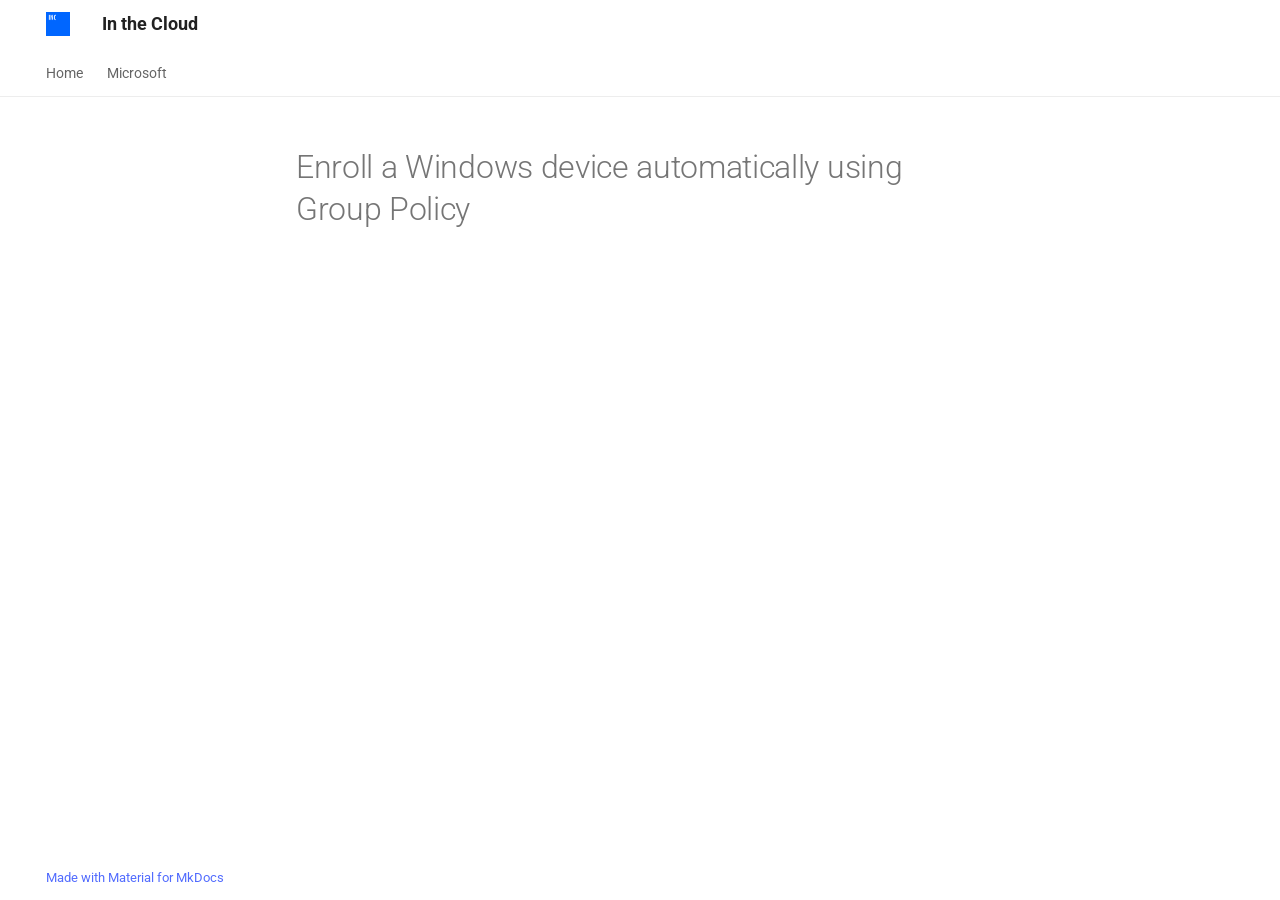
<file: intune/hbjintune/index.html>
<!doctype html>
<html lang="en" class="no-js">
  <head>
    
      <meta charset="utf-8">
      <meta name="viewport" content="width=device-width,initial-scale=1">
      
        <meta name="description" content="Use a GPO to enroll Entra Hybrid joined devices to Intune">
      
      
      
        <link rel="canonical" href="https://inthecloudth.github.io/so/intune/hbjintune/">
      
      
      
      
      <link rel="icon" href="../../assets/images/favicon.png">
      <meta name="generator" content="mkdocs-1.6.1, mkdocs-material-9.5.50">
    
    
      
        <title>Enrollment Hybrid joined devices to Intune - In the Cloud</title>
      
    
    
      <link rel="stylesheet" href="../../assets/stylesheets/main.a40c8224.min.css">
      
        
        <link rel="stylesheet" href="../../assets/stylesheets/palette.06af60db.min.css">
      
      


    
    
      
    
    
      
        
        
        <link rel="preconnect" href="https://fonts.gstatic.com" crossorigin>
        <link rel="stylesheet" href="https://fonts.googleapis.com/css?family=Roboto:300,300i,400,400i,700,700i%7CRoboto+Mono:400,400i,700,700i&display=fallback">
        <style>:root{--md-text-font:"Roboto";--md-code-font:"Roboto Mono"}</style>
      
    
    
      <link rel="stylesheet" href="../../stylesheets/extra.css">
    
    <script>__md_scope=new URL("../..",location),__md_hash=e=>[...e].reduce(((e,_)=>(e<<5)-e+_.charCodeAt(0)),0),__md_get=(e,_=localStorage,t=__md_scope)=>JSON.parse(_.getItem(t.pathname+"."+e)),__md_set=(e,_,t=localStorage,a=__md_scope)=>{try{t.setItem(a.pathname+"."+e,JSON.stringify(_))}catch(e){}}</script>
    
      

    
    
      
        <meta  property="og:type"  content="website" >
      
        <meta  property="og:title"  content="Enrollment Hybrid joined devices to Intune - In the Cloud" >
      
        <meta  property="og:description"  content="Use a GPO to enroll Entra Hybrid joined devices to Intune" >
      
        <meta  property="og:image"  content="https://inthecloudth.github.io/so/assets/images/social/intune/hbjintune.png" >
      
        <meta  property="og:image:type"  content="image/png" >
      
        <meta  property="og:image:width"  content="1200" >
      
        <meta  property="og:image:height"  content="630" >
      
        <meta  property="og:url"  content="https://inthecloudth.github.io/so/intune/hbjintune/" >
      
        <meta  name="twitter:card"  content="summary_large_image" >
      
        <meta  name="twitter:title"  content="Enrollment Hybrid joined devices to Intune - In the Cloud" >
      
        <meta  name="twitter:description"  content="Use a GPO to enroll Entra Hybrid joined devices to Intune" >
      
        <meta  name="twitter:image"  content="https://inthecloudth.github.io/so/assets/images/social/intune/hbjintune.png" >
      
    
    
  </head>
  
  
    
    
    
    
    
    <body dir="ltr" data-md-color-scheme="default" data-md-color-primary="white" data-md-color-accent="indigo">
  
    
    <input class="md-toggle" data-md-toggle="drawer" type="checkbox" id="__drawer" autocomplete="off">
    <input class="md-toggle" data-md-toggle="search" type="checkbox" id="__search" autocomplete="off">
    <label class="md-overlay" for="__drawer"></label>
    <div data-md-component="skip">
      
        
        <a href="#enroll-a-windows-device-automatically-using-group-policy" class="md-skip">
          Skip to content
        </a>
      
    </div>
    <div data-md-component="announce">
      
    </div>
    
    
      

<header class="md-header" data-md-component="header">
  <nav class="md-header__inner md-grid" aria-label="Header">
    <a href="../.." title="In the Cloud" class="md-header__button md-logo" aria-label="In the Cloud" data-md-component="logo">
      
  <img src="../../assets/images/logo.png" alt="logo">

    </a>
    <label class="md-header__button md-icon" for="__drawer">
      
      <svg xmlns="http://www.w3.org/2000/svg" viewBox="0 0 24 24"><path d="M3 6h18v2H3zm0 5h18v2H3zm0 5h18v2H3z"/></svg>
    </label>
    <div class="md-header__title" data-md-component="header-title">
      <div class="md-header__ellipsis">
        <div class="md-header__topic">
          <span class="md-ellipsis">
            In the Cloud
          </span>
        </div>
        <div class="md-header__topic" data-md-component="header-topic">
          <span class="md-ellipsis">
            
              Enrollment Hybrid joined devices to Intune
            
          </span>
        </div>
      </div>
    </div>
    
      
    
    
    
    
    
  </nav>
  
</header>
    
    <div class="md-container" data-md-component="container">
      
      
        
          
            
<nav class="md-tabs" aria-label="Tabs" data-md-component="tabs">
  <div class="md-grid">
    <ul class="md-tabs__list">
      
        
  
  
  
    <li class="md-tabs__item">
      <a href="../.." class="md-tabs__link">
        
  
    
  
  Home

      </a>
    </li>
  

      
        
  
  
  
    
    
      
  
  
  
    
    
      <li class="md-tabs__item">
        <a href="../../entra/hybrid-join-targeted/" class="md-tabs__link">
          
  
  Microsoft

        </a>
      </li>
    
  

    
  

      
    </ul>
  </div>
</nav>
          
        
      
      <main class="md-main" data-md-component="main">
        <div class="md-main__inner md-grid">
          
            
              
              <div class="md-sidebar md-sidebar--primary" data-md-component="sidebar" data-md-type="navigation" >
                <div class="md-sidebar__scrollwrap">
                  <div class="md-sidebar__inner">
                    


  


<nav class="md-nav md-nav--primary md-nav--lifted" aria-label="Navigation" data-md-level="0">
  <label class="md-nav__title" for="__drawer">
    <a href="../.." title="In the Cloud" class="md-nav__button md-logo" aria-label="In the Cloud" data-md-component="logo">
      
  <img src="../../assets/images/logo.png" alt="logo">

    </a>
    In the Cloud
  </label>
  
  <ul class="md-nav__list" data-md-scrollfix>
    
      
      
  
  
  
  
    <li class="md-nav__item">
      <a href="../.." class="md-nav__link">
        
  
  <span class="md-ellipsis">
    Home
  </span>
  

      </a>
    </li>
  

    
      
      
  
  
  
  
    
    
    
      
      
    
    
    <li class="md-nav__item md-nav__item--nested">
      
        
        
        <input class="md-nav__toggle md-toggle " type="checkbox" id="__nav_2" >
        
          
          <label class="md-nav__link" for="__nav_2" id="__nav_2_label" tabindex="0">
            
  
  <span class="md-ellipsis">
    Microsoft
  </span>
  

            <span class="md-nav__icon md-icon"></span>
          </label>
        
        <nav class="md-nav" data-md-level="1" aria-labelledby="__nav_2_label" aria-expanded="false">
          <label class="md-nav__title" for="__nav_2">
            <span class="md-nav__icon md-icon"></span>
            Microsoft
          </label>
          <ul class="md-nav__list" data-md-scrollfix>
            
              
                
  
  
  
  
    
    
    
      
      
    
    
    <li class="md-nav__item md-nav__item--nested">
      
        
        
        <input class="md-nav__toggle md-toggle " type="checkbox" id="__nav_2_1" >
        
          
          <label class="md-nav__link" for="__nav_2_1" id="__nav_2_1_label" tabindex="0">
            
  
  <span class="md-ellipsis">
    Entra
  </span>
  

            <span class="md-nav__icon md-icon"></span>
          </label>
        
        <nav class="md-nav" data-md-level="2" aria-labelledby="__nav_2_1_label" aria-expanded="false">
          <label class="md-nav__title" for="__nav_2_1">
            <span class="md-nav__icon md-icon"></span>
            Entra
          </label>
          <ul class="md-nav__list" data-md-scrollfix>
            
              
                
  
  
  
  
    <li class="md-nav__item">
      <a href="../../entra/hybrid-join-targeted/" class="md-nav__link">
        
  
  <span class="md-ellipsis">
    Hybrid Join - Targeted deployment
  </span>
  

      </a>
    </li>
  

              
            
              
                
  
  
  
  
    <li class="md-nav__item">
      <a href="../../entra/conditional-access-secure-foundation/" class="md-nav__link">
        
  
  <span class="md-ellipsis">
    Conditional Access - Secure foundation
  </span>
  

      </a>
    </li>
  

              
            
          </ul>
        </nav>
      
    </li>
  

              
            
              
                
  
  
  
  
    
    
    
      
      
    
    
    <li class="md-nav__item md-nav__item--nested">
      
        
        
        <input class="md-nav__toggle md-toggle " type="checkbox" id="__nav_2_2" >
        
          
          <label class="md-nav__link" for="__nav_2_2" id="__nav_2_2_label" tabindex="0">
            
  
  <span class="md-ellipsis">
    Intune
  </span>
  

            <span class="md-nav__icon md-icon"></span>
          </label>
        
        <nav class="md-nav" data-md-level="2" aria-labelledby="__nav_2_2_label" aria-expanded="false">
          <label class="md-nav__title" for="__nav_2_2">
            <span class="md-nav__icon md-icon"></span>
            Intune
          </label>
          <ul class="md-nav__list" data-md-scrollfix>
            
              
                
  
  
  
  
    <li class="md-nav__item">
      <a href="../../entra/enroll-hybrid-joined-device-to-intune-via-gpo/" class="md-nav__link">
        
  
  <span class="md-ellipsis">
    Auto enroll Entra hybrid joined devices to Intune via GPO
  </span>
  

      </a>
    </li>
  

              
            
          </ul>
        </nav>
      
    </li>
  

              
            
              
                
  
  
  
  
    
    
    
      
      
    
    
    <li class="md-nav__item md-nav__item--nested">
      
        
        
        <input class="md-nav__toggle md-toggle " type="checkbox" id="__nav_2_3" >
        
          
          <label class="md-nav__link" for="__nav_2_3" id="__nav_2_3_label" tabindex="0">
            
  
  <span class="md-ellipsis">
    Windows
  </span>
  

            <span class="md-nav__icon md-icon"></span>
          </label>
        
        <nav class="md-nav" data-md-level="2" aria-labelledby="__nav_2_3_label" aria-expanded="false">
          <label class="md-nav__title" for="__nav_2_3">
            <span class="md-nav__icon md-icon"></span>
            Windows
          </label>
          <ul class="md-nav__list" data-md-scrollfix>
            
              
                
  
  
  
  
    <li class="md-nav__item">
      <a href="../../adds/reset-domain-admin-password/" class="md-nav__link">
        
  
  <span class="md-ellipsis">
    Reset a forgotten domain admin password
  </span>
  

      </a>
    </li>
  

              
            
          </ul>
        </nav>
      
    </li>
  

              
            
          </ul>
        </nav>
      
    </li>
  

    
  </ul>
</nav>
                  </div>
                </div>
              </div>
            
            
              
              <div class="md-sidebar md-sidebar--secondary" data-md-component="sidebar" data-md-type="toc" >
                <div class="md-sidebar__scrollwrap">
                  <div class="md-sidebar__inner">
                    

<nav class="md-nav md-nav--secondary" aria-label="Table of contents">
  
  
  
    
  
  
</nav>
                  </div>
                </div>
              </div>
            
          
          
            <div class="md-content" data-md-component="content">
              <article class="md-content__inner md-typeset">
                
                  


<h1 id="enroll-a-windows-device-automatically-using-group-policy">Enroll a Windows device automatically using Group Policy</h1>







  
  






                
              </article>
            </div>
          
          
<script>var target=document.getElementById(location.hash.slice(1));target&&target.name&&(target.checked=target.name.startsWith("__tabbed_"))</script>
        </div>
        
          <button type="button" class="md-top md-icon" data-md-component="top" hidden>
  
  <svg xmlns="http://www.w3.org/2000/svg" viewBox="0 0 24 24"><path d="M13 20h-2V8l-5.5 5.5-1.42-1.42L12 4.16l7.92 7.92-1.42 1.42L13 8z"/></svg>
  Back to top
</button>
        
      </main>
      
        <footer class="md-footer">
  
  <div class="md-footer-meta md-typeset">
    <div class="md-footer-meta__inner md-grid">
      <div class="md-copyright">
  
  
    Made with
    <a href="https://squidfunk.github.io/mkdocs-material/" target="_blank" rel="noopener">
      Material for MkDocs
    </a>
  
</div>
      
    </div>
  </div>
</footer>
      
    </div>
    <div class="md-dialog" data-md-component="dialog">
      <div class="md-dialog__inner md-typeset"></div>
    </div>
    
    
    <script id="__config" type="application/json">{"base": "../..", "features": ["navigation.tabs", "navigation.path", "navigation.top"], "search": "../../assets/javascripts/workers/search.f8cc74c7.min.js", "translations": {"clipboard.copied": "Copied to clipboard", "clipboard.copy": "Copy to clipboard", "search.result.more.one": "1 more on this page", "search.result.more.other": "# more on this page", "search.result.none": "No matching documents", "search.result.one": "1 matching document", "search.result.other": "# matching documents", "search.result.placeholder": "Type to start searching", "search.result.term.missing": "Missing", "select.version": "Select version"}}</script>
    
    
      <script src="../../assets/javascripts/bundle.60a45f97.min.js"></script>
      
    
  </body>
</html>
</file>
<file: stylesheets/extra.css>
.md-typeset p {
    font-size: 16px;
    color: #36454F;
    font-weight: 400;
}

/*.md-typeset p {
  font-size: 16px;
}*/

/*.md-typeset h1 {
    font-weight: bold;
    line-height: 35px;
}

.md-typeset h2 {
  font-weight: bold;
  font-size: 24px;
  line-height: 28px;
}*/

.md-typeset ul {
  font-size: 15px;
}

/*@media only screen and (max-width: 768px) {
.md-grid {
  margin-right: 10px;
  margin-left: 10px; 
}
}*/

.md-header--shadow {
  box-shadow: 0 0 .2rem #ffffffff, 0 .2rem .4rem #ffff;
  transition: transform .25s cubic-bezier(.1,.7,.1,1), box-shadow .25s;
}

:root, [data-md-color-scheme=default] {
  --md-footer-fg-color: #526cfe;
  --md-footer-fg-color--light: #526cfe;
  --md-footer-fg-color--lighter: #526cfe;
  --md-footer-bg-color: #ffff;
  --md-footer-bg-color--dark: #ffff;
}
</file>
<file: assets/stylesheets/main.a40c8224.min.css>
@charset "UTF-8";html{-webkit-text-size-adjust:none;-moz-text-size-adjust:none;text-size-adjust:none;box-sizing:border-box}*,:after,:before{box-sizing:inherit}@media (prefers-reduced-motion){*,:after,:before{transition:none!important}}body{margin:0}a,button,input,label{-webkit-tap-highlight-color:transparent}a{color:inherit;text-decoration:none}hr{border:0;box-sizing:initial;display:block;height:.05rem;overflow:visible;padding:0}small{font-size:80%}sub,sup{line-height:1em}img{border-style:none}table{border-collapse:initial;border-spacing:0}td,th{font-weight:400;vertical-align:top}button{background:#0000;border:0;font-family:inherit;font-size:inherit;margin:0;padding:0}input{border:0;outline:none}:root{--md-primary-fg-color:#4051b5;--md-primary-fg-color--light:#5d6cc0;--md-primary-fg-color--dark:#303fa1;--md-primary-bg-color:#fff;--md-primary-bg-color--light:#ffffffb3;--md-accent-fg-color:#526cfe;--md-accent-fg-color--transparent:#526cfe1a;--md-accent-bg-color:#fff;--md-accent-bg-color--light:#ffffffb3}[data-md-color-scheme=default]{color-scheme:light}[data-md-color-scheme=default] img[src$="#gh-dark-mode-only"],[data-md-color-scheme=default] img[src$="#only-dark"]{display:none}:root,[data-md-color-scheme=default]{--md-hue:225deg;--md-default-fg-color:#000000de;--md-default-fg-color--light:#0000008a;--md-default-fg-color--lighter:#00000052;--md-default-fg-color--lightest:#00000012;--md-default-bg-color:#fff;--md-default-bg-color--light:#ffffffb3;--md-default-bg-color--lighter:#ffffff4d;--md-default-bg-color--lightest:#ffffff1f;--md-code-fg-color:#36464e;--md-code-bg-color:#f5f5f5;--md-code-hl-color:#4287ff;--md-code-hl-color--light:#4287ff1a;--md-code-hl-number-color:#d52a2a;--md-code-hl-special-color:#db1457;--md-code-hl-function-color:#a846b9;--md-code-hl-constant-color:#6e59d9;--md-code-hl-keyword-color:#3f6ec6;--md-code-hl-string-color:#1c7d4d;--md-code-hl-name-color:var(--md-code-fg-color);--md-code-hl-operator-color:var(--md-default-fg-color--light);--md-code-hl-punctuation-color:var(--md-default-fg-color--light);--md-code-hl-comment-color:var(--md-default-fg-color--light);--md-code-hl-generic-color:var(--md-default-fg-color--light);--md-code-hl-variable-color:var(--md-default-fg-color--light);--md-typeset-color:var(--md-default-fg-color);--md-typeset-a-color:var(--md-primary-fg-color);--md-typeset-del-color:#f5503d26;--md-typeset-ins-color:#0bd57026;--md-typeset-kbd-color:#fafafa;--md-typeset-kbd-accent-color:#fff;--md-typeset-kbd-border-color:#b8b8b8;--md-typeset-mark-color:#ffff0080;--md-typeset-table-color:#0000001f;--md-typeset-table-color--light:rgba(0,0,0,.035);--md-admonition-fg-color:var(--md-default-fg-color);--md-admonition-bg-color:var(--md-default-bg-color);--md-warning-fg-color:#000000de;--md-warning-bg-color:#ff9;--md-footer-fg-color:#fff;--md-footer-fg-color--light:#ffffffb3;--md-footer-fg-color--lighter:#ffffff73;--md-footer-bg-color:#000000de;--md-footer-bg-color--dark:#00000052;--md-shadow-z1:0 0.2rem 0.5rem #0000000d,0 0 0.05rem #0000001a;--md-shadow-z2:0 0.2rem 0.5rem #0000001a,0 0 0.05rem #00000040;--md-shadow-z3:0 0.2rem 0.5rem #0003,0 0 0.05rem #00000059}.md-icon svg{fill:currentcolor;display:block;height:1.2rem;width:1.2rem}body{-webkit-font-smoothing:antialiased;-moz-osx-font-smoothing:grayscale;--md-text-font-family:var(--md-text-font,_),-apple-system,BlinkMacSystemFont,Helvetica,Arial,sans-serif;--md-code-font-family:var(--md-code-font,_),SFMono-Regular,Consolas,Menlo,monospace}aside,body,input{font-feature-settings:"kern","liga";color:var(--md-typeset-color);font-family:var(--md-text-font-family)}code,kbd,pre{font-feature-settings:"kern";font-family:var(--md-code-font-family)}:root{--md-typeset-table-sort-icon:url('data:image/svg+xml;charset=utf-8,<svg xmlns="http://www.w3.org/2000/svg" viewBox="0 0 24 24"><path d="m18 21-4-4h3V7h-3l4-4 4 4h-3v10h3M2 19v-2h10v2M2 13v-2h7v2M2 7V5h4v2z"/></svg>');--md-typeset-table-sort-icon--asc:url('data:image/svg+xml;charset=utf-8,<svg xmlns="http://www.w3.org/2000/svg" viewBox="0 0 24 24"><path d="M19 17h3l-4 4-4-4h3V3h2M2 17h10v2H2M6 5v2H2V5m0 6h7v2H2z"/></svg>');--md-typeset-table-sort-icon--desc:url('data:image/svg+xml;charset=utf-8,<svg xmlns="http://www.w3.org/2000/svg" viewBox="0 0 24 24"><path d="M19 7h3l-4-4-4 4h3v14h2M2 17h10v2H2M6 5v2H2V5m0 6h7v2H2z"/></svg>')}.md-typeset{-webkit-print-color-adjust:exact;color-adjust:exact;font-size:.8rem;line-height:1.6}@media print{.md-typeset{font-size:.68rem}}.md-typeset blockquote,.md-typeset dl,.md-typeset figure,.md-typeset ol,.md-typeset pre,.md-typeset ul{margin-bottom:1em;margin-top:1em}.md-typeset h1{color:var(--md-default-fg-color--light);font-size:2em;line-height:1.3;margin:0 0 1.25em}.md-typeset h1,.md-typeset h2{font-weight:300;letter-spacing:-.01em}.md-typeset h2{font-size:1.5625em;line-height:1.4;margin:1.6em 0 .64em}.md-typeset h3{font-size:1.25em;font-weight:400;letter-spacing:-.01em;line-height:1.5;margin:1.6em 0 .8em}.md-typeset h2+h3{margin-top:.8em}.md-typeset h4{font-weight:700;letter-spacing:-.01em;margin:1em 0}.md-typeset h5,.md-typeset h6{color:var(--md-default-fg-color--light);font-size:.8em;font-weight:700;letter-spacing:-.01em;margin:1.25em 0}.md-typeset h5{text-transform:uppercase}.md-typeset h5 code{text-transform:none}.md-typeset hr{border-bottom:.05rem solid var(--md-default-fg-color--lightest);display:flow-root;margin:1.5em 0}.md-typeset a{color:var(--md-typeset-a-color);word-break:break-word}.md-typeset a,.md-typeset a:before{transition:color 125ms}.md-typeset a:focus,.md-typeset a:hover{color:var(--md-accent-fg-color)}.md-typeset a:focus code,.md-typeset a:hover code{background-color:var(--md-accent-fg-color--transparent)}.md-typeset a code{color:currentcolor;transition:background-color 125ms}.md-typeset a.focus-visible{outline-color:var(--md-accent-fg-color);outline-offset:.2rem}.md-typeset code,.md-typeset kbd,.md-typeset pre{color:var(--md-code-fg-color);direction:ltr;font-variant-ligatures:none}@media print{.md-typeset code,.md-typeset kbd,.md-typeset pre{white-space:pre-wrap}}.md-typeset code{background-color:var(--md-code-bg-color);border-radius:.1rem;-webkit-box-decoration-break:clone;box-decoration-break:clone;font-size:.85em;padding:0 .2941176471em;word-break:break-word}.md-typeset code:not(.focus-visible){-webkit-tap-highlight-color:transparent;outline:none}.md-typeset pre{display:flow-root;line-height:1.4;position:relative}.md-typeset pre>code{-webkit-box-decoration-break:slice;box-decoration-break:slice;box-shadow:none;display:block;margin:0;outline-color:var(--md-accent-fg-color);overflow:auto;padding:.7720588235em 1.1764705882em;scrollbar-color:var(--md-default-fg-color--lighter) #0000;scrollbar-width:thin;touch-action:auto;word-break:normal}.md-typeset pre>code:hover{scrollbar-color:var(--md-accent-fg-color) #0000}.md-typeset pre>code::-webkit-scrollbar{height:.2rem;width:.2rem}.md-typeset pre>code::-webkit-scrollbar-thumb{background-color:var(--md-default-fg-color--lighter)}.md-typeset pre>code::-webkit-scrollbar-thumb:hover{background-color:var(--md-accent-fg-color)}.md-typeset kbd{background-color:var(--md-typeset-kbd-color);border-radius:.1rem;box-shadow:0 .1rem 0 .05rem var(--md-typeset-kbd-border-color),0 .1rem 0 var(--md-typeset-kbd-border-color),0 -.1rem .2rem var(--md-typeset-kbd-accent-color) inset;color:var(--md-default-fg-color);display:inline-block;font-size:.75em;padding:0 .6666666667em;vertical-align:text-top;word-break:break-word}.md-typeset mark{background-color:var(--md-typeset-mark-color);-webkit-box-decoration-break:clone;box-decoration-break:clone;color:inherit;word-break:break-word}.md-typeset abbr{border-bottom:.05rem dotted var(--md-default-fg-color--light);cursor:help;text-decoration:none}.md-typeset small{opacity:.75}[dir=ltr] .md-typeset sub,[dir=ltr] .md-typeset sup{margin-left:.078125em}[dir=rtl] .md-typeset sub,[dir=rtl] .md-typeset sup{margin-right:.078125em}[dir=ltr] .md-typeset blockquote{padding-left:.6rem}[dir=rtl] .md-typeset blockquote{padding-right:.6rem}[dir=ltr] .md-typeset blockquote{border-left:.2rem solid var(--md-default-fg-color--lighter)}[dir=rtl] .md-typeset blockquote{border-right:.2rem solid var(--md-default-fg-color--lighter)}.md-typeset blockquote{color:var(--md-default-fg-color--light);margin-left:0;margin-right:0}.md-typeset ul{list-style-type:disc}.md-typeset ul[type]{list-style-type:revert-layer}[dir=ltr] .md-typeset ol,[dir=ltr] .md-typeset ul{margin-left:.625em}[dir=rtl] .md-typeset ol,[dir=rtl] .md-typeset ul{margin-right:.625em}.md-typeset ol,.md-typeset ul{padding:0}.md-typeset ol:not([hidden]),.md-typeset ul:not([hidden]){display:flow-root}.md-typeset ol ol,.md-typeset ul ol{list-style-type:lower-alpha}.md-typeset ol ol ol,.md-typeset ul ol ol{list-style-type:lower-roman}.md-typeset ol ol ol ol,.md-typeset ul ol ol ol{list-style-type:upper-alpha}.md-typeset ol ol ol ol ol,.md-typeset ul ol ol ol ol{list-style-type:upper-roman}.md-typeset ol[type],.md-typeset ul[type]{list-style-type:revert-layer}[dir=ltr] .md-typeset ol li,[dir=ltr] .md-typeset ul li{margin-left:1.25em}[dir=rtl] .md-typeset ol li,[dir=rtl] .md-typeset ul li{margin-right:1.25em}.md-typeset ol li,.md-typeset ul li{margin-bottom:.5em}.md-typeset ol li blockquote,.md-typeset ol li p,.md-typeset ul li blockquote,.md-typeset ul li p{margin:.5em 0}.md-typeset ol li:last-child,.md-typeset ul li:last-child{margin-bottom:0}[dir=ltr] .md-typeset ol li ol,[dir=ltr] .md-typeset ol li ul,[dir=ltr] .md-typeset ul li ol,[dir=ltr] .md-typeset ul li ul{margin-left:.625em}[dir=rtl] .md-typeset ol li ol,[dir=rtl] .md-typeset ol li ul,[dir=rtl] .md-typeset ul li ol,[dir=rtl] .md-typeset ul li ul{margin-right:.625em}.md-typeset ol li ol,.md-typeset ol li ul,.md-typeset ul li ol,.md-typeset ul li ul{margin-bottom:.5em;margin-top:.5em}[dir=ltr] .md-typeset dd{margin-left:1.875em}[dir=rtl] .md-typeset dd{margin-right:1.875em}.md-typeset dd{margin-bottom:1.5em;margin-top:1em}.md-typeset img,.md-typeset svg,.md-typeset video{height:auto;max-width:100%}.md-typeset img[align=left]{margin:1em 1em 1em 0}.md-typeset img[align=right]{margin:1em 0 1em 1em}.md-typeset img[align]:only-child{margin-top:0}.md-typeset figure{display:flow-root;margin:1em auto;max-width:100%;text-align:center;width:-moz-fit-content;width:fit-content}.md-typeset figure img{display:block;margin:0 auto}.md-typeset figcaption{font-style:italic;margin:1em auto;max-width:24rem}.md-typeset iframe{max-width:100%}.md-typeset table:not([class]){background-color:var(--md-default-bg-color);border:.05rem solid var(--md-typeset-table-color);border-radius:.1rem;display:inline-block;font-size:.64rem;max-width:100%;overflow:auto;touch-action:auto}@media print{.md-typeset table:not([class]){display:table}}.md-typeset table:not([class])+*{margin-top:1.5em}.md-typeset table:not([class]) td>:first-child,.md-typeset table:not([class]) th>:first-child{margin-top:0}.md-typeset table:not([class]) td>:last-child,.md-typeset table:not([class]) th>:last-child{margin-bottom:0}.md-typeset table:not([class]) td:not([align]),.md-typeset table:not([class]) th:not([align]){text-align:left}[dir=rtl] .md-typeset table:not([class]) td:not([align]),[dir=rtl] .md-typeset table:not([class]) th:not([align]){text-align:right}.md-typeset table:not([class]) th{font-weight:700;min-width:5rem;padding:.9375em 1.25em;vertical-align:top}.md-typeset table:not([class]) td{border-top:.05rem solid var(--md-typeset-table-color);padding:.9375em 1.25em;vertical-align:top}.md-typeset table:not([class]) tbody tr{transition:background-color 125ms}.md-typeset table:not([class]) tbody tr:hover{background-color:var(--md-typeset-table-color--light);box-shadow:0 .05rem 0 var(--md-default-bg-color) inset}.md-typeset table:not([class]) a{word-break:normal}.md-typeset table th[role=columnheader]{cursor:pointer}[dir=ltr] .md-typeset table th[role=columnheader]:after{margin-left:.5em}[dir=rtl] .md-typeset table th[role=columnheader]:after{margin-right:.5em}.md-typeset table th[role=columnheader]:after{content:"";display:inline-block;height:1.2em;-webkit-mask-image:var(--md-typeset-table-sort-icon);mask-image:var(--md-typeset-table-sort-icon);-webkit-mask-repeat:no-repeat;mask-repeat:no-repeat;-webkit-mask-size:contain;mask-size:contain;transition:background-color 125ms;vertical-align:text-bottom;width:1.2em}.md-typeset table th[role=columnheader]:hover:after{background-color:var(--md-default-fg-color--lighter)}.md-typeset table th[role=columnheader][aria-sort=ascending]:after{background-color:var(--md-default-fg-color--light);-webkit-mask-image:var(--md-typeset-table-sort-icon--asc);mask-image:var(--md-typeset-table-sort-icon--asc)}.md-typeset table th[role=columnheader][aria-sort=descending]:after{background-color:var(--md-default-fg-color--light);-webkit-mask-image:var(--md-typeset-table-sort-icon--desc);mask-image:var(--md-typeset-table-sort-icon--desc)}.md-typeset__scrollwrap{margin:1em -.8rem;overflow-x:auto;touch-action:auto}.md-typeset__table{display:inline-block;margin-bottom:.5em;padding:0 .8rem}@media print{.md-typeset__table{display:block}}html .md-typeset__table table{display:table;margin:0;overflow:hidden;width:100%}@media screen and (max-width:44.984375em){.md-content__inner>pre{margin:1em -.8rem}.md-content__inner>pre code{border-radius:0}}.md-typeset .md-author{border-radius:100%;display:block;flex-shrink:0;height:1.6rem;overflow:hidden;position:relative;transition:color 125ms,transform 125ms;width:1.6rem}.md-typeset .md-author img{display:block}.md-typeset .md-author--more{background:var(--md-default-fg-color--lightest);color:var(--md-default-fg-color--lighter);font-size:.6rem;font-weight:700;line-height:1.6rem;text-align:center}.md-typeset .md-author--long{height:2.4rem;width:2.4rem}.md-typeset a.md-author{transform:scale(1)}.md-typeset a.md-author img{border-radius:100%;filter:grayscale(100%) opacity(75%);transition:filter 125ms}.md-typeset a.md-author:focus,.md-typeset a.md-author:hover{transform:scale(1.1);z-index:1}.md-typeset a.md-author:focus img,.md-typeset a.md-author:hover img{filter:grayscale(0)}.md-banner{background-color:var(--md-footer-bg-color);color:var(--md-footer-fg-color);overflow:auto}@media print{.md-banner{display:none}}.md-banner--warning{background-color:var(--md-warning-bg-color);color:var(--md-warning-fg-color)}.md-banner__inner{font-size:.7rem;margin:.6rem auto;padding:0 .8rem}[dir=ltr] .md-banner__button{float:right}[dir=rtl] .md-banner__button{float:left}.md-banner__button{color:inherit;cursor:pointer;transition:opacity .25s}.no-js .md-banner__button{display:none}.md-banner__button:hover{opacity:.7}html{font-size:125%;height:100%;overflow-x:hidden}@media screen and (min-width:100em){html{font-size:137.5%}}@media screen and (min-width:125em){html{font-size:150%}}body{background-color:var(--md-default-bg-color);display:flex;flex-direction:column;font-size:.5rem;min-height:100%;position:relative;width:100%}@media print{body{display:block}}@media screen and (max-width:59.984375em){body[data-md-scrolllock]{position:fixed}}.md-grid{margin-left:auto;margin-right:auto;max-width:61rem}.md-container{display:flex;flex-direction:column;flex-grow:1}@media print{.md-container{display:block}}.md-main{flex-grow:1}.md-main__inner{display:flex;height:100%;margin-top:1.5rem}.md-ellipsis{overflow:hidden;text-overflow:ellipsis}.md-toggle{display:none}.md-option{height:0;opacity:0;position:absolute;width:0}.md-option:checked+label:not([hidden]){display:block}.md-option.focus-visible+label{outline-color:var(--md-accent-fg-color);outline-style:auto}.md-skip{background-color:var(--md-default-fg-color);border-radius:.1rem;color:var(--md-default-bg-color);font-size:.64rem;margin:.5rem;opacity:0;outline-color:var(--md-accent-fg-color);padding:.3rem .5rem;position:fixed;transform:translateY(.4rem);z-index:-1}.md-skip:focus{opacity:1;transform:translateY(0);transition:transform .25s cubic-bezier(.4,0,.2,1),opacity 175ms 75ms;z-index:10}@page{margin:25mm}:root{--md-clipboard-icon:url('data:image/svg+xml;charset=utf-8,<svg xmlns="http://www.w3.org/2000/svg" viewBox="0 0 24 24"><path d="M19 21H8V7h11m0-2H8a2 2 0 0 0-2 2v14a2 2 0 0 0 2 2h11a2 2 0 0 0 2-2V7a2 2 0 0 0-2-2m-3-4H4a2 2 0 0 0-2 2v14h2V3h12z"/></svg>')}.md-clipboard{border-radius:.1rem;color:var(--md-default-fg-color--lightest);cursor:pointer;height:1.5em;outline-color:var(--md-accent-fg-color);outline-offset:.1rem;position:absolute;right:.5em;top:.5em;transition:color .25s;width:1.5em;z-index:1}@media print{.md-clipboard{display:none}}.md-clipboard:not(.focus-visible){-webkit-tap-highlight-color:transparent;outline:none}:hover>.md-clipboard{color:var(--md-default-fg-color--light)}.md-clipboard:focus,.md-clipboard:hover{color:var(--md-accent-fg-color)}.md-clipboard:after{background-color:currentcolor;content:"";display:block;height:1.125em;margin:0 auto;-webkit-mask-image:var(--md-clipboard-icon);mask-image:var(--md-clipboard-icon);-webkit-mask-position:center;mask-position:center;-webkit-mask-repeat:no-repeat;mask-repeat:no-repeat;-webkit-mask-size:contain;mask-size:contain;width:1.125em}.md-clipboard--inline{cursor:pointer}.md-clipboard--inline code{transition:color .25s,background-color .25s}.md-clipboard--inline:focus code,.md-clipboard--inline:hover code{background-color:var(--md-accent-fg-color--transparent);color:var(--md-accent-fg-color)}.md-typeset .md-code__content{display:grid}@keyframes consent{0%{opacity:0;transform:translateY(100%)}to{opacity:1;transform:translateY(0)}}@keyframes overlay{0%{opacity:0}to{opacity:1}}.md-consent__overlay{animation:overlay .25s both;-webkit-backdrop-filter:blur(.1rem);backdrop-filter:blur(.1rem);background-color:#0000008a;height:100%;opacity:1;position:fixed;top:0;width:100%;z-index:5}.md-consent__inner{animation:consent .5s cubic-bezier(.1,.7,.1,1) both;background-color:var(--md-default-bg-color);border:0;border-radius:.1rem;bottom:0;box-shadow:0 0 .2rem #0000001a,0 .2rem .4rem #0003;max-height:100%;overflow:auto;padding:0;position:fixed;width:100%;z-index:5}.md-consent__form{padding:.8rem}.md-consent__settings{display:none;margin:1em 0}input:checked+.md-consent__settings{display:block}.md-consent__controls{margin-bottom:.8rem}.md-typeset .md-consent__controls .md-button{display:inline}@media screen and (max-width:44.984375em){.md-typeset .md-consent__controls .md-button{display:block;margin-top:.4rem;text-align:center;width:100%}}.md-consent label{cursor:pointer}.md-content{flex-grow:1;min-width:0}.md-content__inner{margin:0 .8rem 1.2rem;padding-top:.6rem}@media screen and (min-width:76.25em){[dir=ltr] .md-sidebar--primary:not([hidden])~.md-content>.md-content__inner{margin-left:1.2rem}[dir=ltr] .md-sidebar--secondary:not([hidden])~.md-content>.md-content__inner,[dir=rtl] .md-sidebar--primary:not([hidden])~.md-content>.md-content__inner{margin-right:1.2rem}[dir=rtl] .md-sidebar--secondary:not([hidden])~.md-content>.md-content__inner{margin-left:1.2rem}}.md-content__inner:before{content:"";display:block;height:.4rem}.md-content__inner>:last-child{margin-bottom:0}[dir=ltr] .md-content__button{float:right}[dir=rtl] .md-content__button{float:left}[dir=ltr] .md-content__button{margin-left:.4rem}[dir=rtl] .md-content__button{margin-right:.4rem}.md-content__button{margin:.4rem 0;padding:0}@media print{.md-content__button{display:none}}.md-typeset .md-content__button{color:var(--md-default-fg-color--lighter)}.md-content__button svg{display:inline;vertical-align:top}[dir=rtl] .md-content__button svg{transform:scaleX(-1)}[dir=ltr] .md-dialog{right:.8rem}[dir=rtl] .md-dialog{left:.8rem}.md-dialog{background-color:var(--md-default-fg-color);border-radius:.1rem;bottom:.8rem;box-shadow:var(--md-shadow-z3);min-width:11.1rem;opacity:0;padding:.4rem .6rem;pointer-events:none;position:fixed;transform:translateY(100%);transition:transform 0ms .4s,opacity .4s;z-index:4}@media print{.md-dialog{display:none}}.md-dialog--active{opacity:1;pointer-events:auto;transform:translateY(0);transition:transform .4s cubic-bezier(.075,.85,.175,1),opacity .4s}.md-dialog__inner{color:var(--md-default-bg-color);font-size:.7rem}.md-feedback{margin:2em 0 1em;text-align:center}.md-feedback fieldset{border:none;margin:0;padding:0}.md-feedback__title{font-weight:700;margin:1em auto}.md-feedback__inner{position:relative}.md-feedback__list{display:flex;flex-wrap:wrap;place-content:baseline center;position:relative}.md-feedback__list:hover .md-icon:not(:disabled){color:var(--md-default-fg-color--lighter)}:disabled .md-feedback__list{min-height:1.8rem}.md-feedback__icon{color:var(--md-default-fg-color--light);cursor:pointer;flex-shrink:0;margin:0 .1rem;transition:color 125ms}.md-feedback__icon:not(:disabled).md-icon:hover{color:var(--md-accent-fg-color)}.md-feedback__icon:disabled{color:var(--md-default-fg-color--lightest);pointer-events:none}.md-feedback__note{opacity:0;position:relative;transform:translateY(.4rem);transition:transform .4s cubic-bezier(.1,.7,.1,1),opacity .15s}.md-feedback__note>*{margin:0 auto;max-width:16rem}:disabled .md-feedback__note{opacity:1;transform:translateY(0)}@media print{.md-feedback{display:none}}.md-footer{background-color:var(--md-footer-bg-color);color:var(--md-footer-fg-color)}@media print{.md-footer{display:none}}.md-footer__inner{justify-content:space-between;overflow:auto;padding:.2rem}.md-footer__inner:not([hidden]){display:flex}.md-footer__link{align-items:end;display:flex;flex-grow:0.01;margin-bottom:.4rem;margin-top:1rem;max-width:100%;outline-color:var(--md-accent-fg-color);overflow:hidden;transition:opacity .25s}.md-footer__link:focus,.md-footer__link:hover{opacity:.7}[dir=rtl] .md-footer__link svg{transform:scaleX(-1)}@media screen and (max-width:44.984375em){.md-footer__link--prev{flex-shrink:0}.md-footer__link--prev .md-footer__title{display:none}}[dir=ltr] .md-footer__link--next{margin-left:auto}[dir=rtl] .md-footer__link--next{margin-right:auto}.md-footer__link--next{text-align:right}[dir=rtl] .md-footer__link--next{text-align:left}.md-footer__title{flex-grow:1;font-size:.9rem;margin-bottom:.7rem;max-width:calc(100% - 2.4rem);padding:0 1rem;white-space:nowrap}.md-footer__button{margin:.2rem;padding:.4rem}.md-footer__direction{font-size:.64rem;opacity:.7}.md-footer-meta{background-color:var(--md-footer-bg-color--dark)}.md-footer-meta__inner{display:flex;flex-wrap:wrap;justify-content:space-between;padding:.2rem}html .md-footer-meta.md-typeset a{color:var(--md-footer-fg-color--light)}html .md-footer-meta.md-typeset a:focus,html .md-footer-meta.md-typeset a:hover{color:var(--md-footer-fg-color)}.md-copyright{color:var(--md-footer-fg-color--lighter);font-size:.64rem;margin:auto .6rem;padding:.4rem 0;width:100%}@media screen and (min-width:45em){.md-copyright{width:auto}}.md-copyright__highlight{color:var(--md-footer-fg-color--light)}.md-social{display:inline-flex;gap:.2rem;margin:0 .4rem;padding:.2rem 0 .6rem}@media screen and (min-width:45em){.md-social{padding:.6rem 0}}.md-social__link{display:inline-block;height:1.6rem;text-align:center;width:1.6rem}.md-social__link:before{line-height:1.9}.md-social__link svg{fill:currentcolor;max-height:.8rem;vertical-align:-25%}.md-typeset .md-button{border:.1rem solid;border-radius:.1rem;color:var(--md-primary-fg-color);cursor:pointer;display:inline-block;font-weight:700;padding:.625em 2em;transition:color 125ms,background-color 125ms,border-color 125ms}.md-typeset .md-button--primary{background-color:var(--md-primary-fg-color);border-color:var(--md-primary-fg-color);color:var(--md-primary-bg-color)}.md-typeset .md-button:focus,.md-typeset .md-button:hover{background-color:var(--md-accent-fg-color);border-color:var(--md-accent-fg-color);color:var(--md-accent-bg-color)}[dir=ltr] .md-typeset .md-input{border-top-left-radius:.1rem}[dir=ltr] .md-typeset .md-input,[dir=rtl] .md-typeset .md-input{border-top-right-radius:.1rem}[dir=rtl] .md-typeset .md-input{border-top-left-radius:.1rem}.md-typeset .md-input{border-bottom:.1rem solid var(--md-default-fg-color--lighter);box-shadow:var(--md-shadow-z1);font-size:.8rem;height:1.8rem;padding:0 .6rem;transition:border .25s,box-shadow .25s}.md-typeset .md-input:focus,.md-typeset .md-input:hover{border-bottom-color:var(--md-accent-fg-color);box-shadow:var(--md-shadow-z2)}.md-typeset .md-input--stretch{width:100%}.md-header{background-color:var(--md-primary-fg-color);box-shadow:0 0 .2rem #0000,0 .2rem .4rem #0000;color:var(--md-primary-bg-color);display:block;left:0;position:sticky;right:0;top:0;z-index:4}@media print{.md-header{display:none}}.md-header[hidden]{transform:translateY(-100%);transition:transform .25s cubic-bezier(.8,0,.6,1),box-shadow .25s}.md-header--shadow{box-shadow:0 0 .2rem #0000001a,0 .2rem .4rem #0003;transition:transform .25s cubic-bezier(.1,.7,.1,1),box-shadow .25s}.md-header__inner{align-items:center;display:flex;padding:0 .2rem}.md-header__button{color:currentcolor;cursor:pointer;margin:.2rem;outline-color:var(--md-accent-fg-color);padding:.4rem;position:relative;transition:opacity .25s;vertical-align:middle;z-index:1}.md-header__button:hover{opacity:.7}.md-header__button:not([hidden]){display:inline-block}.md-header__button:not(.focus-visible){-webkit-tap-highlight-color:transparent;outline:none}.md-header__button.md-logo{margin:.2rem;padding:.4rem}@media screen and (max-width:76.234375em){.md-header__button.md-logo{display:none}}.md-header__button.md-logo img,.md-header__button.md-logo svg{fill:currentcolor;display:block;height:1.2rem;width:auto}@media screen and (min-width:60em){.md-header__button[for=__search]{display:none}}.no-js .md-header__button[for=__search]{display:none}[dir=rtl] .md-header__button[for=__search] svg{transform:scaleX(-1)}@media screen and (min-width:76.25em){.md-header__button[for=__drawer]{display:none}}.md-header__topic{display:flex;max-width:100%;position:absolute;transition:transform .4s cubic-bezier(.1,.7,.1,1),opacity .15s;white-space:nowrap}.md-header__topic+.md-header__topic{opacity:0;pointer-events:none;transform:translateX(1.25rem);transition:transform .4s cubic-bezier(1,.7,.1,.1),opacity .15s;z-index:-1}[dir=rtl] .md-header__topic+.md-header__topic{transform:translateX(-1.25rem)}.md-header__topic:first-child{font-weight:700}[dir=ltr] .md-header__title{margin-left:1rem;margin-right:.4rem}[dir=rtl] .md-header__title{margin-left:.4rem;margin-right:1rem}.md-header__title{flex-grow:1;font-size:.9rem;height:2.4rem;line-height:2.4rem}.md-header__title--active .md-header__topic{opacity:0;pointer-events:none;transform:translateX(-1.25rem);transition:transform .4s cubic-bezier(1,.7,.1,.1),opacity .15s;z-index:-1}[dir=rtl] .md-header__title--active .md-header__topic{transform:translateX(1.25rem)}.md-header__title--active .md-header__topic+.md-header__topic{opacity:1;pointer-events:auto;transform:translateX(0);transition:transform .4s cubic-bezier(.1,.7,.1,1),opacity .15s;z-index:0}.md-header__title>.md-header__ellipsis{height:100%;position:relative;width:100%}.md-header__option{display:flex;flex-shrink:0;max-width:100%;transition:max-width 0ms .25s,opacity .25s .25s;white-space:nowrap}[data-md-toggle=search]:checked~.md-header .md-header__option{max-width:0;opacity:0;transition:max-width 0ms,opacity 0ms}.md-header__option>input{bottom:0}.md-header__source{display:none}@media screen and (min-width:60em){[dir=ltr] .md-header__source{margin-left:1rem}[dir=rtl] .md-header__source{margin-right:1rem}.md-header__source{display:block;max-width:11.7rem;width:11.7rem}}@media screen and (min-width:76.25em){[dir=ltr] .md-header__source{margin-left:1.4rem}[dir=rtl] .md-header__source{margin-right:1.4rem}}.md-meta{color:var(--md-default-fg-color--light);font-size:.7rem;line-height:1.3}.md-meta__list{display:inline-flex;flex-wrap:wrap;list-style:none;margin:0;padding:0}.md-meta__item:not(:last-child):after{content:"·";margin-left:.2rem;margin-right:.2rem}.md-meta__link{color:var(--md-typeset-a-color)}.md-meta__link:focus,.md-meta__link:hover{color:var(--md-accent-fg-color)}.md-draft{background-color:#ff1744;border-radius:.125em;color:#fff;display:inline-block;font-weight:700;padding-left:.5714285714em;padding-right:.5714285714em}:root{--md-nav-icon--prev:url('data:image/svg+xml;charset=utf-8,<svg xmlns="http://www.w3.org/2000/svg" viewBox="0 0 24 24"><path d="M20 11v2H8l5.5 5.5-1.42 1.42L4.16 12l7.92-7.92L13.5 5.5 8 11z"/></svg>');--md-nav-icon--next:url('data:image/svg+xml;charset=utf-8,<svg xmlns="http://www.w3.org/2000/svg" viewBox="0 0 24 24"><path d="M8.59 16.58 13.17 12 8.59 7.41 10 6l6 6-6 6z"/></svg>');--md-toc-icon:url('data:image/svg+xml;charset=utf-8,<svg xmlns="http://www.w3.org/2000/svg" viewBox="0 0 24 24"><path d="M3 9h14V7H3zm0 4h14v-2H3zm0 4h14v-2H3zm16 0h2v-2h-2zm0-10v2h2V7zm0 6h2v-2h-2z"/></svg>')}.md-nav{font-size:.7rem;line-height:1.3}.md-nav__title{color:var(--md-default-fg-color--light);display:block;font-weight:700;overflow:hidden;padding:0 .6rem;text-overflow:ellipsis}.md-nav__title .md-nav__button{display:none}.md-nav__title .md-nav__button img{height:100%;width:auto}.md-nav__title .md-nav__button.md-logo img,.md-nav__title .md-nav__button.md-logo svg{fill:currentcolor;display:block;height:2.4rem;max-width:100%;object-fit:contain;width:auto}.md-nav__list{list-style:none;margin:0;padding:0}.md-nav__link{align-items:flex-start;display:flex;gap:.4rem;margin-top:.625em;scroll-snap-align:start;transition:color 125ms}.md-nav__link--passed{color:var(--md-default-fg-color--light)}.md-nav__item .md-nav__link--active,.md-nav__item .md-nav__link--active code{color:var(--md-typeset-a-color)}.md-nav__link .md-ellipsis{position:relative}[dir=ltr] .md-nav__link .md-icon:last-child{margin-left:auto}[dir=rtl] .md-nav__link .md-icon:last-child{margin-right:auto}.md-nav__link svg{fill:currentcolor;flex-shrink:0;height:1.3em;position:relative}.md-nav__link[for]:focus,.md-nav__link[for]:hover,.md-nav__link[href]:focus,.md-nav__link[href]:hover{color:var(--md-accent-fg-color);cursor:pointer}.md-nav__link.focus-visible{outline-color:var(--md-accent-fg-color);outline-offset:.2rem}.md-nav--primary .md-nav__link[for=__toc]{display:none}.md-nav--primary .md-nav__link[for=__toc] .md-icon:after{background-color:currentcolor;display:block;height:100%;-webkit-mask-image:var(--md-toc-icon);mask-image:var(--md-toc-icon);width:100%}.md-nav--primary .md-nav__link[for=__toc]~.md-nav{display:none}.md-nav__container>.md-nav__link{margin-top:0}.md-nav__container>.md-nav__link:first-child{flex-grow:1;min-width:0}.md-nav__icon{flex-shrink:0}.md-nav__source{display:none}@media screen and (max-width:76.234375em){.md-nav--primary,.md-nav--primary .md-nav{background-color:var(--md-default-bg-color);display:flex;flex-direction:column;height:100%;left:0;position:absolute;right:0;top:0;z-index:1}.md-nav--primary .md-nav__item,.md-nav--primary .md-nav__title{font-size:.8rem;line-height:1.5}.md-nav--primary .md-nav__title{background-color:var(--md-default-fg-color--lightest);color:var(--md-default-fg-color--light);cursor:pointer;height:5.6rem;line-height:2.4rem;padding:3rem .8rem .2rem;position:relative;white-space:nowrap}[dir=ltr] .md-nav--primary .md-nav__title .md-nav__icon{left:.4rem}[dir=rtl] .md-nav--primary .md-nav__title .md-nav__icon{right:.4rem}.md-nav--primary .md-nav__title .md-nav__icon{display:block;height:1.2rem;margin:.2rem;position:absolute;top:.4rem;width:1.2rem}.md-nav--primary .md-nav__title .md-nav__icon:after{background-color:currentcolor;content:"";display:block;height:100%;-webkit-mask-image:var(--md-nav-icon--prev);mask-image:var(--md-nav-icon--prev);-webkit-mask-position:center;mask-position:center;-webkit-mask-repeat:no-repeat;mask-repeat:no-repeat;-webkit-mask-size:contain;mask-size:contain;width:100%}.md-nav--primary .md-nav__title~.md-nav__list{background-color:var(--md-default-bg-color);box-shadow:0 .05rem 0 var(--md-default-fg-color--lightest) inset;overflow-y:auto;scroll-snap-type:y mandatory;touch-action:pan-y}.md-nav--primary .md-nav__title~.md-nav__list>:first-child{border-top:0}.md-nav--primary .md-nav__title[for=__drawer]{background-color:var(--md-primary-fg-color);color:var(--md-primary-bg-color);font-weight:700}.md-nav--primary .md-nav__title .md-logo{display:block;left:.2rem;margin:.2rem;padding:.4rem;position:absolute;right:.2rem;top:.2rem}.md-nav--primary .md-nav__list{flex:1}.md-nav--primary .md-nav__item{border-top:.05rem solid var(--md-default-fg-color--lightest)}.md-nav--primary .md-nav__item--active>.md-nav__link{color:var(--md-typeset-a-color)}.md-nav--primary .md-nav__item--active>.md-nav__link:focus,.md-nav--primary .md-nav__item--active>.md-nav__link:hover{color:var(--md-accent-fg-color)}.md-nav--primary .md-nav__link{margin-top:0;padding:.6rem .8rem}.md-nav--primary .md-nav__link svg{margin-top:.1em}.md-nav--primary .md-nav__link>.md-nav__link{padding:0}[dir=ltr] .md-nav--primary .md-nav__link .md-nav__icon{margin-right:-.2rem}[dir=rtl] .md-nav--primary .md-nav__link .md-nav__icon{margin-left:-.2rem}.md-nav--primary .md-nav__link .md-nav__icon{font-size:1.2rem;height:1.2rem;width:1.2rem}.md-nav--primary .md-nav__link .md-nav__icon:after{background-color:currentcolor;content:"";display:block;height:100%;-webkit-mask-image:var(--md-nav-icon--next);mask-image:var(--md-nav-icon--next);-webkit-mask-position:center;mask-position:center;-webkit-mask-repeat:no-repeat;mask-repeat:no-repeat;-webkit-mask-size:contain;mask-size:contain;width:100%}[dir=rtl] .md-nav--primary .md-nav__icon:after{transform:scale(-1)}.md-nav--primary .md-nav--secondary .md-nav{background-color:initial;position:static}[dir=ltr] .md-nav--primary .md-nav--secondary .md-nav .md-nav__link{padding-left:1.4rem}[dir=rtl] .md-nav--primary .md-nav--secondary .md-nav .md-nav__link{padding-right:1.4rem}[dir=ltr] .md-nav--primary .md-nav--secondary .md-nav .md-nav .md-nav__link{padding-left:2rem}[dir=rtl] .md-nav--primary .md-nav--secondary .md-nav .md-nav .md-nav__link{padding-right:2rem}[dir=ltr] .md-nav--primary .md-nav--secondary .md-nav .md-nav .md-nav .md-nav__link{padding-left:2.6rem}[dir=rtl] .md-nav--primary .md-nav--secondary .md-nav .md-nav .md-nav .md-nav__link{padding-right:2.6rem}[dir=ltr] .md-nav--primary .md-nav--secondary .md-nav .md-nav .md-nav .md-nav .md-nav__link{padding-left:3.2rem}[dir=rtl] .md-nav--primary .md-nav--secondary .md-nav .md-nav .md-nav .md-nav .md-nav__link{padding-right:3.2rem}.md-nav--secondary{background-color:initial}.md-nav__toggle~.md-nav{display:flex;opacity:0;transform:translateX(100%);transition:transform .25s cubic-bezier(.8,0,.6,1),opacity 125ms 50ms}[dir=rtl] .md-nav__toggle~.md-nav{transform:translateX(-100%)}.md-nav__toggle:checked~.md-nav{opacity:1;transform:translateX(0);transition:transform .25s cubic-bezier(.4,0,.2,1),opacity 125ms 125ms}.md-nav__toggle:checked~.md-nav>.md-nav__list{-webkit-backface-visibility:hidden;backface-visibility:hidden}}@media screen and (max-width:59.984375em){.md-nav--primary .md-nav__link[for=__toc]{display:flex}.md-nav--primary .md-nav__link[for=__toc] .md-icon:after{content:""}.md-nav--primary .md-nav__link[for=__toc]+.md-nav__link{display:none}.md-nav--primary .md-nav__link[for=__toc]~.md-nav{display:flex}.md-nav__source{background-color:var(--md-primary-fg-color--dark);color:var(--md-primary-bg-color);display:block;padding:0 .2rem}}@media screen and (min-width:60em) and (max-width:76.234375em){.md-nav--integrated .md-nav__link[for=__toc]{display:flex}.md-nav--integrated .md-nav__link[for=__toc] .md-icon:after{content:""}.md-nav--integrated .md-nav__link[for=__toc]+.md-nav__link{display:none}.md-nav--integrated .md-nav__link[for=__toc]~.md-nav{display:flex}}@media screen and (min-width:60em){.md-nav{margin-bottom:-.4rem}.md-nav--secondary .md-nav__title{background:var(--md-default-bg-color);box-shadow:0 0 .4rem .4rem var(--md-default-bg-color);position:sticky;top:0;z-index:1}.md-nav--secondary .md-nav__title[for=__toc]{scroll-snap-align:start}.md-nav--secondary .md-nav__title .md-nav__icon{display:none}[dir=ltr] .md-nav--secondary .md-nav__list{padding-left:.6rem}[dir=rtl] .md-nav--secondary .md-nav__list{padding-right:.6rem}.md-nav--secondary .md-nav__list{padding-bottom:.4rem}[dir=ltr] .md-nav--secondary .md-nav__item>.md-nav__link{margin-right:.4rem}[dir=rtl] .md-nav--secondary .md-nav__item>.md-nav__link{margin-left:.4rem}}@media screen and (min-width:76.25em){.md-nav{margin-bottom:-.4rem;transition:max-height .25s cubic-bezier(.86,0,.07,1)}.md-nav--primary .md-nav__title{background:var(--md-default-bg-color);box-shadow:0 0 .4rem .4rem var(--md-default-bg-color);position:sticky;top:0;z-index:1}.md-nav--primary .md-nav__title[for=__drawer]{scroll-snap-align:start}.md-nav--primary .md-nav__title .md-nav__icon{display:none}[dir=ltr] .md-nav--primary .md-nav__list{padding-left:.6rem}[dir=rtl] .md-nav--primary .md-nav__list{padding-right:.6rem}.md-nav--primary .md-nav__list{padding-bottom:.4rem}[dir=ltr] .md-nav--primary .md-nav__item>.md-nav__link{margin-right:.4rem}[dir=rtl] .md-nav--primary .md-nav__item>.md-nav__link{margin-left:.4rem}.md-nav__toggle~.md-nav{display:grid;grid-template-rows:0fr;opacity:0;transition:grid-template-rows .25s cubic-bezier(.86,0,.07,1),opacity .25s,visibility 0ms .25s;visibility:collapse}.md-nav__toggle~.md-nav>.md-nav__list{overflow:hidden}.md-nav__toggle.md-toggle--indeterminate~.md-nav,.md-nav__toggle:checked~.md-nav{grid-template-rows:1fr;opacity:1;transition:grid-template-rows .25s cubic-bezier(.86,0,.07,1),opacity .15s .1s,visibility 0ms;visibility:visible}.md-nav__toggle.md-toggle--indeterminate~.md-nav{transition:none}.md-nav__item--nested>.md-nav>.md-nav__title{display:none}.md-nav__item--section{display:block;margin:1.25em 0}.md-nav__item--section:last-child{margin-bottom:0}.md-nav__item--section>.md-nav__link{font-weight:700}.md-nav__item--section>.md-nav__link[for]{color:var(--md-default-fg-color--light)}.md-nav__item--section>.md-nav__link:not(.md-nav__container){pointer-events:none}.md-nav__item--section>.md-nav__link .md-icon,.md-nav__item--section>.md-nav__link>[for]{display:none}[dir=ltr] .md-nav__item--section>.md-nav{margin-left:-.6rem}[dir=rtl] .md-nav__item--section>.md-nav{margin-right:-.6rem}.md-nav__item--section>.md-nav{display:block;opacity:1;visibility:visible}.md-nav__item--section>.md-nav>.md-nav__list>.md-nav__item{padding:0}.md-nav__icon{border-radius:100%;height:.9rem;transition:background-color .25s;width:.9rem}.md-nav__icon:hover{background-color:var(--md-accent-fg-color--transparent)}.md-nav__icon:after{background-color:currentcolor;border-radius:100%;content:"";display:inline-block;height:100%;-webkit-mask-image:var(--md-nav-icon--next);mask-image:var(--md-nav-icon--next);-webkit-mask-position:center;mask-position:center;-webkit-mask-repeat:no-repeat;mask-repeat:no-repeat;-webkit-mask-size:contain;mask-size:contain;transition:transform .25s;vertical-align:-.1rem;width:100%}[dir=rtl] .md-nav__icon:after{transform:rotate(180deg)}.md-nav__item--nested .md-nav__toggle:checked~.md-nav__link .md-nav__icon:after,.md-nav__item--nested .md-toggle--indeterminate~.md-nav__link .md-nav__icon:after{transform:rotate(90deg)}.md-nav--lifted>.md-nav__list>.md-nav__item,.md-nav--lifted>.md-nav__title{display:none}.md-nav--lifted>.md-nav__list>.md-nav__item--active{display:block}.md-nav--lifted>.md-nav__list>.md-nav__item--active>.md-nav__link{background:var(--md-default-bg-color);box-shadow:0 0 .4rem .4rem var(--md-default-bg-color);margin-top:0;position:sticky;top:0;z-index:1}.md-nav--lifted>.md-nav__list>.md-nav__item--active>.md-nav__link:not(.md-nav__container){pointer-events:none}.md-nav--lifted>.md-nav__list>.md-nav__item--active.md-nav__item--section{margin:0}[dir=ltr] .md-nav--lifted>.md-nav__list>.md-nav__item>.md-nav:not(.md-nav--secondary){margin-left:-.6rem}[dir=rtl] .md-nav--lifted>.md-nav__list>.md-nav__item>.md-nav:not(.md-nav--secondary){margin-right:-.6rem}.md-nav--lifted>.md-nav__list>.md-nav__item>[for]{color:var(--md-default-fg-color--light)}.md-nav--lifted .md-nav[data-md-level="1"]{grid-template-rows:1fr;opacity:1;visibility:visible}[dir=ltr] .md-nav--integrated>.md-nav__list>.md-nav__item--active .md-nav--secondary{border-left:.05rem solid var(--md-primary-fg-color)}[dir=rtl] .md-nav--integrated>.md-nav__list>.md-nav__item--active .md-nav--secondary{border-right:.05rem solid var(--md-primary-fg-color)}.md-nav--integrated>.md-nav__list>.md-nav__item--active .md-nav--secondary{display:block;margin-bottom:1.25em;opacity:1;visibility:visible}.md-nav--integrated>.md-nav__list>.md-nav__item--active .md-nav--secondary>.md-nav__list{overflow:visible;padding-bottom:0}.md-nav--integrated>.md-nav__list>.md-nav__item--active .md-nav--secondary>.md-nav__title{display:none}}.md-pagination{font-size:.8rem;font-weight:700;gap:.4rem}.md-pagination,.md-pagination>*{align-items:center;display:flex;justify-content:center}.md-pagination>*{border-radius:.2rem;height:1.8rem;min-width:1.8rem;text-align:center}.md-pagination__current{background-color:var(--md-default-fg-color--lightest);color:var(--md-default-fg-color--light)}.md-pagination__link{transition:color 125ms,background-color 125ms}.md-pagination__link:focus,.md-pagination__link:hover{background-color:var(--md-accent-fg-color--transparent);color:var(--md-accent-fg-color)}.md-pagination__link:focus svg,.md-pagination__link:hover svg{color:var(--md-accent-fg-color)}.md-pagination__link.focus-visible{outline-color:var(--md-accent-fg-color);outline-offset:.2rem}.md-pagination__link svg{fill:currentcolor;color:var(--md-default-fg-color--lighter);display:block;max-height:100%;width:1.2rem}.md-post__back{border-bottom:.05rem solid var(--md-default-fg-color--lightest);margin-bottom:1.2rem;padding-bottom:1.2rem}@media screen and (max-width:76.234375em){.md-post__back{display:none}}[dir=rtl] .md-post__back svg{transform:scaleX(-1)}.md-post__authors{display:flex;flex-direction:column;gap:.6rem;margin:0 .6rem 1.2rem}.md-post .md-post__meta a{transition:color 125ms}.md-post .md-post__meta a:focus,.md-post .md-post__meta a:hover{color:var(--md-accent-fg-color)}.md-post__title{color:var(--md-default-fg-color--light);font-weight:700}.md-post--excerpt{margin-bottom:3.2rem}.md-post--excerpt .md-post__header{align-items:center;display:flex;gap:.6rem;min-height:1.6rem}.md-post--excerpt .md-post__authors{align-items:center;display:inline-flex;flex-direction:row;gap:.2rem;margin:0;min-height:2.4rem}[dir=ltr] .md-post--excerpt .md-post__meta .md-meta__list{margin-right:.4rem}[dir=rtl] .md-post--excerpt .md-post__meta .md-meta__list{margin-left:.4rem}.md-post--excerpt .md-post__content>:first-child{--md-scroll-margin:6rem;margin-top:0}.md-post>.md-nav--secondary{margin:1em 0}.md-profile{align-items:center;display:flex;font-size:.7rem;gap:.6rem;line-height:1.4;width:100%}.md-profile__description{flex-grow:1}.md-content--post{display:flex}@media screen and (max-width:76.234375em){.md-content--post{flex-flow:column-reverse}}.md-content--post>.md-content__inner{min-width:0}@media screen and (min-width:76.25em){[dir=ltr] .md-content--post>.md-content__inner{margin-left:1.2rem}[dir=rtl] .md-content--post>.md-content__inner{margin-right:1.2rem}}@media screen and (max-width:76.234375em){.md-sidebar.md-sidebar--post{padding:0;position:static;width:100%}.md-sidebar.md-sidebar--post .md-sidebar__scrollwrap{overflow:visible}.md-sidebar.md-sidebar--post .md-sidebar__inner{padding:0}.md-sidebar.md-sidebar--post .md-post__meta{margin-left:.6rem;margin-right:.6rem}.md-sidebar.md-sidebar--post .md-nav__item{border:none;display:inline}.md-sidebar.md-sidebar--post .md-nav__list{display:inline-flex;flex-wrap:wrap;gap:.6rem;padding-bottom:.6rem;padding-top:.6rem}.md-sidebar.md-sidebar--post .md-nav__link{padding:0}.md-sidebar.md-sidebar--post .md-nav{height:auto;margin-bottom:0;position:static}}:root{--md-progress-value:0;--md-progress-delay:400ms}.md-progress{background:var(--md-primary-bg-color);height:.075rem;opacity:min(clamp(0,var(--md-progress-value),1),clamp(0,100 - var(--md-progress-value),1));position:fixed;top:0;transform:scaleX(calc(var(--md-progress-value)*1%));transform-origin:left;transition:transform .5s cubic-bezier(.19,1,.22,1),opacity .25s var(--md-progress-delay);width:100%;z-index:4}:root{--md-search-result-icon:url('data:image/svg+xml;charset=utf-8,<svg xmlns="http://www.w3.org/2000/svg" viewBox="0 0 24 24"><path d="M14 2H6a2 2 0 0 0-2 2v16a2 2 0 0 0 2 2h7c-.41-.25-.8-.56-1.14-.9-.33-.33-.61-.7-.86-1.1H6V4h7v5h5v1.18c.71.16 1.39.43 2 .82V8zm6.31 16.9c1.33-2.11.69-4.9-1.4-6.22-2.11-1.33-4.91-.68-6.22 1.4-1.34 2.11-.69 4.89 1.4 6.22 1.46.93 3.32.93 4.79.02L22 23.39 23.39 22zm-3.81.1a2.5 2.5 0 0 1-2.5-2.5 2.5 2.5 0 0 1 2.5-2.5 2.5 2.5 0 0 1 2.5 2.5 2.5 2.5 0 0 1-2.5 2.5"/></svg>')}.md-search{position:relative}@media screen and (min-width:60em){.md-search{padding:.2rem 0}}.no-js .md-search{display:none}.md-search__overlay{opacity:0;z-index:1}@media screen and (max-width:59.984375em){[dir=ltr] .md-search__overlay{left:-2.2rem}[dir=rtl] .md-search__overlay{right:-2.2rem}.md-search__overlay{background-color:var(--md-default-bg-color);border-radius:1rem;height:2rem;overflow:hidden;pointer-events:none;position:absolute;top:-1rem;transform-origin:center;transition:transform .3s .1s,opacity .2s .2s;width:2rem}[data-md-toggle=search]:checked~.md-header .md-search__overlay{opacity:1;transition:transform .4s,opacity .1s}}@media screen and (min-width:60em){[dir=ltr] .md-search__overlay{left:0}[dir=rtl] .md-search__overlay{right:0}.md-search__overlay{background-color:#0000008a;cursor:pointer;height:0;position:fixed;top:0;transition:width 0ms .25s,height 0ms .25s,opacity .25s;width:0}[data-md-toggle=search]:checked~.md-header .md-search__overlay{height:200vh;opacity:1;transition:width 0ms,height 0ms,opacity .25s;width:100%}}@media screen and (max-width:29.984375em){[data-md-toggle=search]:checked~.md-header .md-search__overlay{transform:scale(45)}}@media screen and (min-width:30em) and (max-width:44.984375em){[data-md-toggle=search]:checked~.md-header .md-search__overlay{transform:scale(60)}}@media screen and (min-width:45em) and (max-width:59.984375em){[data-md-toggle=search]:checked~.md-header .md-search__overlay{transform:scale(75)}}.md-search__inner{-webkit-backface-visibility:hidden;backface-visibility:hidden}@media screen and (max-width:59.984375em){[dir=ltr] .md-search__inner{left:0}[dir=rtl] .md-search__inner{right:0}.md-search__inner{height:0;opacity:0;overflow:hidden;position:fixed;top:0;transform:translateX(5%);transition:width 0ms .3s,height 0ms .3s,transform .15s cubic-bezier(.4,0,.2,1) .15s,opacity .15s .15s;width:0;z-index:2}[dir=rtl] .md-search__inner{transform:translateX(-5%)}[data-md-toggle=search]:checked~.md-header .md-search__inner{height:100%;opacity:1;transform:translateX(0);transition:width 0ms 0ms,height 0ms 0ms,transform .15s cubic-bezier(.1,.7,.1,1) .15s,opacity .15s .15s;width:100%}}@media screen and (min-width:60em){[dir=ltr] .md-search__inner{float:right}[dir=rtl] .md-search__inner{float:left}.md-search__inner{padding:.1rem 0;position:relative;transition:width .25s cubic-bezier(.1,.7,.1,1);width:11.7rem}}@media screen and (min-width:60em) and (max-width:76.234375em){[data-md-toggle=search]:checked~.md-header .md-search__inner{width:23.4rem}}@media screen and (min-width:76.25em){[data-md-toggle=search]:checked~.md-header .md-search__inner{width:34.4rem}}.md-search__form{background-color:var(--md-default-bg-color);box-shadow:0 0 .6rem #0000;height:2.4rem;position:relative;transition:color .25s,background-color .25s;z-index:2}@media screen and (min-width:60em){.md-search__form{background-color:#00000042;border-radius:.1rem;height:1.8rem}.md-search__form:hover{background-color:#ffffff1f}}[data-md-toggle=search]:checked~.md-header .md-search__form{background-color:var(--md-default-bg-color);border-radius:.1rem .1rem 0 0;box-shadow:0 0 .6rem #00000012;color:var(--md-default-fg-color)}[dir=ltr] .md-search__input{padding-left:3.6rem;padding-right:2.2rem}[dir=rtl] .md-search__input{padding-left:2.2rem;padding-right:3.6rem}.md-search__input{background:#0000;font-size:.9rem;height:100%;position:relative;text-overflow:ellipsis;width:100%;z-index:2}.md-search__input::placeholder{transition:color .25s}.md-search__input::placeholder,.md-search__input~.md-search__icon{color:var(--md-default-fg-color--light)}.md-search__input::-ms-clear{display:none}@media screen and (max-width:59.984375em){.md-search__input{font-size:.9rem;height:2.4rem;width:100%}}@media screen and (min-width:60em){[dir=ltr] .md-search__input{padding-left:2.2rem}[dir=rtl] .md-search__input{padding-right:2.2rem}.md-search__input{color:inherit;font-size:.8rem}.md-search__input::placeholder{color:var(--md-primary-bg-color--light)}.md-search__input+.md-search__icon{color:var(--md-primary-bg-color)}[data-md-toggle=search]:checked~.md-header .md-search__input{text-overflow:clip}[data-md-toggle=search]:checked~.md-header .md-search__input+.md-search__icon{color:var(--md-default-fg-color--light)}[data-md-toggle=search]:checked~.md-header .md-search__input::placeholder{color:#0000}}.md-search__icon{cursor:pointer;display:inline-block;height:1.2rem;transition:color .25s,opacity .25s;width:1.2rem}.md-search__icon:hover{opacity:.7}[dir=ltr] .md-search__icon[for=__search]{left:.5rem}[dir=rtl] .md-search__icon[for=__search]{right:.5rem}.md-search__icon[for=__search]{position:absolute;top:.3rem;z-index:2}[dir=rtl] .md-search__icon[for=__search] svg{transform:scaleX(-1)}@media screen and (max-width:59.984375em){[dir=ltr] .md-search__icon[for=__search]{left:.8rem}[dir=rtl] .md-search__icon[for=__search]{right:.8rem}.md-search__icon[for=__search]{top:.6rem}.md-search__icon[for=__search] svg:first-child{display:none}}@media screen and (min-width:60em){.md-search__icon[for=__search]{pointer-events:none}.md-search__icon[for=__search] svg:last-child{display:none}}[dir=ltr] .md-search__options{right:.5rem}[dir=rtl] .md-search__options{left:.5rem}.md-search__options{pointer-events:none;position:absolute;top:.3rem;z-index:2}@media screen and (max-width:59.984375em){[dir=ltr] .md-search__options{right:.8rem}[dir=rtl] .md-search__options{left:.8rem}.md-search__options{top:.6rem}}[dir=ltr] .md-search__options>.md-icon{margin-left:.2rem}[dir=rtl] .md-search__options>.md-icon{margin-right:.2rem}.md-search__options>.md-icon{color:var(--md-default-fg-color--light);opacity:0;transform:scale(.75);transition:transform .15s cubic-bezier(.1,.7,.1,1),opacity .15s}.md-search__options>.md-icon:not(.focus-visible){-webkit-tap-highlight-color:transparent;outline:none}[data-md-toggle=search]:checked~.md-header .md-search__input:valid~.md-search__options>.md-icon{opacity:1;pointer-events:auto;transform:scale(1)}[data-md-toggle=search]:checked~.md-header .md-search__input:valid~.md-search__options>.md-icon:hover{opacity:.7}[dir=ltr] .md-search__suggest{padding-left:3.6rem;padding-right:2.2rem}[dir=rtl] .md-search__suggest{padding-left:2.2rem;padding-right:3.6rem}.md-search__suggest{align-items:center;color:var(--md-default-fg-color--lighter);display:flex;font-size:.9rem;height:100%;opacity:0;position:absolute;top:0;transition:opacity 50ms;white-space:nowrap;width:100%}@media screen and (min-width:60em){[dir=ltr] .md-search__suggest{padding-left:2.2rem}[dir=rtl] .md-search__suggest{padding-right:2.2rem}.md-search__suggest{font-size:.8rem}}[data-md-toggle=search]:checked~.md-header .md-search__suggest{opacity:1;transition:opacity .3s .1s}[dir=ltr] .md-search__output{border-bottom-left-radius:.1rem}[dir=ltr] .md-search__output,[dir=rtl] .md-search__output{border-bottom-right-radius:.1rem}[dir=rtl] .md-search__output{border-bottom-left-radius:.1rem}.md-search__output{overflow:hidden;position:absolute;width:100%;z-index:1}@media screen and (max-width:59.984375em){.md-search__output{bottom:0;top:2.4rem}}@media screen and (min-width:60em){.md-search__output{opacity:0;top:1.9rem;transition:opacity .4s}[data-md-toggle=search]:checked~.md-header .md-search__output{box-shadow:var(--md-shadow-z3);opacity:1}}.md-search__scrollwrap{-webkit-backface-visibility:hidden;backface-visibility:hidden;background-color:var(--md-default-bg-color);height:100%;overflow-y:auto;touch-action:pan-y}@media (-webkit-max-device-pixel-ratio:1),(max-resolution:1dppx){.md-search__scrollwrap{transform:translateZ(0)}}@media screen and (min-width:60em) and (max-width:76.234375em){.md-search__scrollwrap{width:23.4rem}}@media screen and (min-width:76.25em){.md-search__scrollwrap{width:34.4rem}}@media screen and (min-width:60em){.md-search__scrollwrap{max-height:0;scrollbar-color:var(--md-default-fg-color--lighter) #0000;scrollbar-width:thin}[data-md-toggle=search]:checked~.md-header .md-search__scrollwrap{max-height:75vh}.md-search__scrollwrap:hover{scrollbar-color:var(--md-accent-fg-color) #0000}.md-search__scrollwrap::-webkit-scrollbar{height:.2rem;width:.2rem}.md-search__scrollwrap::-webkit-scrollbar-thumb{background-color:var(--md-default-fg-color--lighter)}.md-search__scrollwrap::-webkit-scrollbar-thumb:hover{background-color:var(--md-accent-fg-color)}}.md-search-result{color:var(--md-default-fg-color);word-break:break-word}.md-search-result__meta{background-color:var(--md-default-fg-color--lightest);color:var(--md-default-fg-color--light);font-size:.64rem;line-height:1.8rem;padding:0 .8rem;scroll-snap-align:start}@media screen and (min-width:60em){[dir=ltr] .md-search-result__meta{padding-left:2.2rem}[dir=rtl] .md-search-result__meta{padding-right:2.2rem}}.md-search-result__list{list-style:none;margin:0;padding:0;-webkit-user-select:none;user-select:none}.md-search-result__item{box-shadow:0 -.05rem var(--md-default-fg-color--lightest)}.md-search-result__item:first-child{box-shadow:none}.md-search-result__link{display:block;outline:none;scroll-snap-align:start;transition:background-color .25s}.md-search-result__link:focus,.md-search-result__link:hover{background-color:var(--md-accent-fg-color--transparent)}.md-search-result__link:last-child p:last-child{margin-bottom:.6rem}.md-search-result__more>summary{cursor:pointer;display:block;outline:none;position:sticky;scroll-snap-align:start;top:0;z-index:1}.md-search-result__more>summary::marker{display:none}.md-search-result__more>summary::-webkit-details-marker{display:none}.md-search-result__more>summary>div{color:var(--md-typeset-a-color);font-size:.64rem;padding:.75em .8rem;transition:color .25s,background-color .25s}@media screen and (min-width:60em){[dir=ltr] .md-search-result__more>summary>div{padding-left:2.2rem}[dir=rtl] .md-search-result__more>summary>div{padding-right:2.2rem}}.md-search-result__more>summary:focus>div,.md-search-result__more>summary:hover>div{background-color:var(--md-accent-fg-color--transparent);color:var(--md-accent-fg-color)}.md-search-result__more[open]>summary{background-color:var(--md-default-bg-color)}.md-search-result__article{overflow:hidden;padding:0 .8rem;position:relative}@media screen and (min-width:60em){[dir=ltr] .md-search-result__article{padding-left:2.2rem}[dir=rtl] .md-search-result__article{padding-right:2.2rem}}[dir=ltr] .md-search-result__icon{left:0}[dir=rtl] .md-search-result__icon{right:0}.md-search-result__icon{color:var(--md-default-fg-color--light);height:1.2rem;margin:.5rem;position:absolute;width:1.2rem}@media screen and (max-width:59.984375em){.md-search-result__icon{display:none}}.md-search-result__icon:after{background-color:currentcolor;content:"";display:inline-block;height:100%;-webkit-mask-image:var(--md-search-result-icon);mask-image:var(--md-search-result-icon);-webkit-mask-position:center;mask-position:center;-webkit-mask-repeat:no-repeat;mask-repeat:no-repeat;-webkit-mask-size:contain;mask-size:contain;width:100%}[dir=rtl] .md-search-result__icon:after{transform:scaleX(-1)}.md-search-result .md-typeset{color:var(--md-default-fg-color--light);font-size:.64rem;line-height:1.6}.md-search-result .md-typeset h1{color:var(--md-default-fg-color);font-size:.8rem;font-weight:400;line-height:1.4;margin:.55rem 0}.md-search-result .md-typeset h1 mark{text-decoration:none}.md-search-result .md-typeset h2{color:var(--md-default-fg-color);font-size:.64rem;font-weight:700;line-height:1.6;margin:.5em 0}.md-search-result .md-typeset h2 mark{text-decoration:none}.md-search-result__terms{color:var(--md-default-fg-color);display:block;font-size:.64rem;font-style:italic;margin:.5em 0}.md-search-result mark{background-color:initial;color:var(--md-accent-fg-color);text-decoration:underline}.md-select{position:relative;z-index:1}.md-select__inner{background-color:var(--md-default-bg-color);border-radius:.1rem;box-shadow:var(--md-shadow-z2);color:var(--md-default-fg-color);left:50%;margin-top:.2rem;max-height:0;opacity:0;position:absolute;top:calc(100% - .2rem);transform:translate3d(-50%,.3rem,0);transition:transform .25s 375ms,opacity .25s .25s,max-height 0ms .5s}.md-select:focus-within .md-select__inner,.md-select:hover .md-select__inner{max-height:10rem;opacity:1;transform:translate3d(-50%,0,0);transition:transform .25s cubic-bezier(.1,.7,.1,1),opacity .25s,max-height 0ms}.md-select__inner:after{border-bottom:.2rem solid #0000;border-bottom-color:var(--md-default-bg-color);border-left:.2rem solid #0000;border-right:.2rem solid #0000;border-top:0;content:"";height:0;left:50%;margin-left:-.2rem;margin-top:-.2rem;position:absolute;top:0;width:0}.md-select__list{border-radius:.1rem;font-size:.8rem;list-style-type:none;margin:0;max-height:inherit;overflow:auto;padding:0}.md-select__item{line-height:1.8rem}[dir=ltr] .md-select__link{padding-left:.6rem;padding-right:1.2rem}[dir=rtl] .md-select__link{padding-left:1.2rem;padding-right:.6rem}.md-select__link{cursor:pointer;display:block;outline:none;scroll-snap-align:start;transition:background-color .25s,color .25s;width:100%}.md-select__link:focus,.md-select__link:hover{color:var(--md-accent-fg-color)}.md-select__link:focus{background-color:var(--md-default-fg-color--lightest)}.md-sidebar{align-self:flex-start;flex-shrink:0;padding:1.2rem 0;position:sticky;top:2.4rem;width:12.1rem}@media print{.md-sidebar{display:none}}@media screen and (max-width:76.234375em){[dir=ltr] .md-sidebar--primary{left:-12.1rem}[dir=rtl] .md-sidebar--primary{right:-12.1rem}.md-sidebar--primary{background-color:var(--md-default-bg-color);display:block;height:100%;position:fixed;top:0;transform:translateX(0);transition:transform .25s cubic-bezier(.4,0,.2,1),box-shadow .25s;width:12.1rem;z-index:5}[data-md-toggle=drawer]:checked~.md-container .md-sidebar--primary{box-shadow:var(--md-shadow-z3);transform:translateX(12.1rem)}[dir=rtl] [data-md-toggle=drawer]:checked~.md-container .md-sidebar--primary{transform:translateX(-12.1rem)}.md-sidebar--primary .md-sidebar__scrollwrap{bottom:0;left:0;margin:0;overflow:hidden;position:absolute;right:0;scroll-snap-type:none;top:0}}@media screen and (min-width:76.25em){.md-sidebar{height:0}.no-js .md-sidebar{height:auto}.md-header--lifted~.md-container .md-sidebar{top:4.8rem}}.md-sidebar--secondary{display:none;order:2}@media screen and (min-width:60em){.md-sidebar--secondary{height:0}.no-js .md-sidebar--secondary{height:auto}.md-sidebar--secondary:not([hidden]){display:block}.md-sidebar--secondary .md-sidebar__scrollwrap{touch-action:pan-y}}.md-sidebar__scrollwrap{scrollbar-gutter:stable;-webkit-backface-visibility:hidden;backface-visibility:hidden;margin:0 .2rem;overflow-y:auto;scrollbar-color:var(--md-default-fg-color--lighter) #0000;scrollbar-width:thin}.md-sidebar__scrollwrap::-webkit-scrollbar{height:.2rem;width:.2rem}.md-sidebar__scrollwrap:focus-within,.md-sidebar__scrollwrap:hover{scrollbar-color:var(--md-accent-fg-color) #0000}.md-sidebar__scrollwrap:focus-within::-webkit-scrollbar-thumb,.md-sidebar__scrollwrap:hover::-webkit-scrollbar-thumb{background-color:var(--md-default-fg-color--lighter)}.md-sidebar__scrollwrap:focus-within::-webkit-scrollbar-thumb:hover,.md-sidebar__scrollwrap:hover::-webkit-scrollbar-thumb:hover{background-color:var(--md-accent-fg-color)}@supports selector(::-webkit-scrollbar){.md-sidebar__scrollwrap{scrollbar-gutter:auto}[dir=ltr] .md-sidebar__inner{padding-right:calc(100% - 11.5rem)}[dir=rtl] .md-sidebar__inner{padding-left:calc(100% - 11.5rem)}}@media screen and (max-width:76.234375em){.md-overlay{background-color:#0000008a;height:0;opacity:0;position:fixed;top:0;transition:width 0ms .25s,height 0ms .25s,opacity .25s;width:0;z-index:5}[data-md-toggle=drawer]:checked~.md-overlay{height:100%;opacity:1;transition:width 0ms,height 0ms,opacity .25s;width:100%}}@keyframes facts{0%{height:0}to{height:.65rem}}@keyframes fact{0%{opacity:0;transform:translateY(100%)}50%{opacity:0}to{opacity:1;transform:translateY(0)}}:root{--md-source-forks-icon:url('data:image/svg+xml;charset=utf-8,<svg xmlns="http://www.w3.org/2000/svg" viewBox="0 0 16 16"><path d="M5 5.372v.878c0 .414.336.75.75.75h4.5a.75.75 0 0 0 .75-.75v-.878a2.25 2.25 0 1 1 1.5 0v.878a2.25 2.25 0 0 1-2.25 2.25h-1.5v2.128a2.251 2.251 0 1 1-1.5 0V8.5h-1.5A2.25 2.25 0 0 1 3.5 6.25v-.878a2.25 2.25 0 1 1 1.5 0M5 3.25a.75.75 0 1 0-1.5 0 .75.75 0 0 0 1.5 0m6.75.75a.75.75 0 1 0 0-1.5.75.75 0 0 0 0 1.5m-3 8.75a.75.75 0 1 0-1.5 0 .75.75 0 0 0 1.5 0"/></svg>');--md-source-repositories-icon:url('data:image/svg+xml;charset=utf-8,<svg xmlns="http://www.w3.org/2000/svg" viewBox="0 0 16 16"><path d="M2 2.5A2.5 2.5 0 0 1 4.5 0h8.75a.75.75 0 0 1 .75.75v12.5a.75.75 0 0 1-.75.75h-2.5a.75.75 0 0 1 0-1.5h1.75v-2h-8a1 1 0 0 0-.714 1.7.75.75 0 1 1-1.072 1.05A2.5 2.5 0 0 1 2 11.5Zm10.5-1h-8a1 1 0 0 0-1 1v6.708A2.5 2.5 0 0 1 4.5 9h8ZM5 12.25a.25.25 0 0 1 .25-.25h3.5a.25.25 0 0 1 .25.25v3.25a.25.25 0 0 1-.4.2l-1.45-1.087a.25.25 0 0 0-.3 0L5.4 15.7a.25.25 0 0 1-.4-.2Z"/></svg>');--md-source-stars-icon:url('data:image/svg+xml;charset=utf-8,<svg xmlns="http://www.w3.org/2000/svg" viewBox="0 0 16 16"><path d="M8 .25a.75.75 0 0 1 .673.418l1.882 3.815 4.21.612a.75.75 0 0 1 .416 1.279l-3.046 2.97.719 4.192a.751.751 0 0 1-1.088.791L8 12.347l-3.766 1.98a.75.75 0 0 1-1.088-.79l.72-4.194L.818 6.374a.75.75 0 0 1 .416-1.28l4.21-.611L7.327.668A.75.75 0 0 1 8 .25m0 2.445L6.615 5.5a.75.75 0 0 1-.564.41l-3.097.45 2.24 2.184a.75.75 0 0 1 .216.664l-.528 3.084 2.769-1.456a.75.75 0 0 1 .698 0l2.77 1.456-.53-3.084a.75.75 0 0 1 .216-.664l2.24-2.183-3.096-.45a.75.75 0 0 1-.564-.41z"/></svg>');--md-source-version-icon:url('data:image/svg+xml;charset=utf-8,<svg xmlns="http://www.w3.org/2000/svg" viewBox="0 0 16 16"><path d="M1 7.775V2.75C1 1.784 1.784 1 2.75 1h5.025c.464 0 .91.184 1.238.513l6.25 6.25a1.75 1.75 0 0 1 0 2.474l-5.026 5.026a1.75 1.75 0 0 1-2.474 0l-6.25-6.25A1.75 1.75 0 0 1 1 7.775m1.5 0c0 .066.026.13.073.177l6.25 6.25a.25.25 0 0 0 .354 0l5.025-5.025a.25.25 0 0 0 0-.354l-6.25-6.25a.25.25 0 0 0-.177-.073H2.75a.25.25 0 0 0-.25.25ZM6 5a1 1 0 1 1 0 2 1 1 0 0 1 0-2"/></svg>')}.md-source{-webkit-backface-visibility:hidden;backface-visibility:hidden;display:block;font-size:.65rem;line-height:1.2;outline-color:var(--md-accent-fg-color);transition:opacity .25s;white-space:nowrap}.md-source:hover{opacity:.7}.md-source__icon{display:inline-block;height:2.4rem;vertical-align:middle;width:2rem}[dir=ltr] .md-source__icon svg{margin-left:.6rem}[dir=rtl] .md-source__icon svg{margin-right:.6rem}.md-source__icon svg{margin-top:.6rem}[dir=ltr] .md-source__icon+.md-source__repository{padding-left:2rem}[dir=rtl] .md-source__icon+.md-source__repository{padding-right:2rem}[dir=ltr] .md-source__icon+.md-source__repository{margin-left:-2rem}[dir=rtl] .md-source__icon+.md-source__repository{margin-right:-2rem}[dir=ltr] .md-source__repository{margin-left:.6rem}[dir=rtl] .md-source__repository{margin-right:.6rem}.md-source__repository{display:inline-block;max-width:calc(100% - 1.2rem);overflow:hidden;text-overflow:ellipsis;vertical-align:middle}.md-source__facts{display:flex;font-size:.55rem;gap:.4rem;list-style-type:none;margin:.1rem 0 0;opacity:.75;overflow:hidden;padding:0;width:100%}.md-source__repository--active .md-source__facts{animation:facts .25s ease-in}.md-source__fact{overflow:hidden;text-overflow:ellipsis}.md-source__repository--active .md-source__fact{animation:fact .4s ease-out}[dir=ltr] .md-source__fact:before{margin-right:.1rem}[dir=rtl] .md-source__fact:before{margin-left:.1rem}.md-source__fact:before{background-color:currentcolor;content:"";display:inline-block;height:.6rem;-webkit-mask-position:center;mask-position:center;-webkit-mask-repeat:no-repeat;mask-repeat:no-repeat;-webkit-mask-size:contain;mask-size:contain;vertical-align:text-top;width:.6rem}.md-source__fact:nth-child(1n+2){flex-shrink:0}.md-source__fact--version:before{-webkit-mask-image:var(--md-source-version-icon);mask-image:var(--md-source-version-icon)}.md-source__fact--stars:before{-webkit-mask-image:var(--md-source-stars-icon);mask-image:var(--md-source-stars-icon)}.md-source__fact--forks:before{-webkit-mask-image:var(--md-source-forks-icon);mask-image:var(--md-source-forks-icon)}.md-source__fact--repositories:before{-webkit-mask-image:var(--md-source-repositories-icon);mask-image:var(--md-source-repositories-icon)}.md-source-file{margin:1em 0}[dir=ltr] .md-source-file__fact{margin-right:.6rem}[dir=rtl] .md-source-file__fact{margin-left:.6rem}.md-source-file__fact{align-items:center;color:var(--md-default-fg-color--light);display:inline-flex;font-size:.68rem;gap:.3rem}.md-source-file__fact .md-icon{flex-shrink:0;margin-bottom:.05rem}[dir=ltr] .md-source-file__fact .md-author{float:left}[dir=rtl] .md-source-file__fact .md-author{float:right}.md-source-file__fact .md-author{margin-right:.2rem}.md-source-file__fact svg{width:.9rem}:root{--md-status:url('data:image/svg+xml;charset=utf-8,<svg xmlns="http://www.w3.org/2000/svg" viewBox="0 0 24 24"><path d="M11 9h2V7h-2m1 13c-4.41 0-8-3.59-8-8s3.59-8 8-8 8 3.59 8 8-3.59 8-8 8m0-18A10 10 0 0 0 2 12a10 10 0 0 0 10 10 10 10 0 0 0 10-10A10 10 0 0 0 12 2m-1 15h2v-6h-2z"/></svg>');--md-status--new:url('data:image/svg+xml;charset=utf-8,<svg xmlns="http://www.w3.org/2000/svg" viewBox="0 0 24 24"><path d="m23 12-2.44-2.78.34-3.68-3.61-.82-1.89-3.18L12 3 8.6 1.54 6.71 4.72l-3.61.81.34 3.68L1 12l2.44 2.78-.34 3.69 3.61.82 1.89 3.18L12 21l3.4 1.46 1.89-3.18 3.61-.82-.34-3.68zm-10 5h-2v-2h2zm0-4h-2V7h2z"/></svg>');--md-status--deprecated:url('data:image/svg+xml;charset=utf-8,<svg xmlns="http://www.w3.org/2000/svg" viewBox="0 0 24 24"><path d="M9 3v1H4v2h1v13a2 2 0 0 0 2 2h10a2 2 0 0 0 2-2V6h1V4h-5V3zm0 5h2v9H9zm4 0h2v9h-2z"/></svg>');--md-status--encrypted:url('data:image/svg+xml;charset=utf-8,<svg xmlns="http://www.w3.org/2000/svg" viewBox="0 0 24 24"><path d="M12 1 3 5v6c0 5.55 3.84 10.74 9 12 5.16-1.26 9-6.45 9-12V5zm0 6c1.4 0 2.8 1.1 2.8 2.5V11c.6 0 1.2.6 1.2 1.3v3.5c0 .6-.6 1.2-1.3 1.2H9.2c-.6 0-1.2-.6-1.2-1.3v-3.5c0-.6.6-1.2 1.2-1.2V9.5C9.2 8.1 10.6 7 12 7m0 1.2c-.8 0-1.5.5-1.5 1.3V11h3V9.5c0-.8-.7-1.3-1.5-1.3"/></svg>')}.md-status:after{background-color:var(--md-default-fg-color--light);content:"";display:inline-block;height:1.125em;-webkit-mask-image:var(--md-status);mask-image:var(--md-status);-webkit-mask-position:center;mask-position:center;-webkit-mask-repeat:no-repeat;mask-repeat:no-repeat;-webkit-mask-size:contain;mask-size:contain;vertical-align:text-bottom;width:1.125em}.md-status:hover:after{background-color:currentcolor}.md-status--new:after{-webkit-mask-image:var(--md-status--new);mask-image:var(--md-status--new)}.md-status--deprecated:after{-webkit-mask-image:var(--md-status--deprecated);mask-image:var(--md-status--deprecated)}.md-status--encrypted:after{-webkit-mask-image:var(--md-status--encrypted);mask-image:var(--md-status--encrypted)}.md-tabs{background-color:var(--md-primary-fg-color);color:var(--md-primary-bg-color);display:block;line-height:1.3;overflow:auto;width:100%;z-index:3}@media print{.md-tabs{display:none}}@media screen and (max-width:76.234375em){.md-tabs{display:none}}.md-tabs[hidden]{pointer-events:none}[dir=ltr] .md-tabs__list{margin-left:.2rem}[dir=rtl] .md-tabs__list{margin-right:.2rem}.md-tabs__list{contain:content;display:flex;list-style:none;margin:0;overflow:auto;padding:0;scrollbar-width:none;white-space:nowrap}.md-tabs__list::-webkit-scrollbar{display:none}.md-tabs__item{height:2.4rem;padding-left:.6rem;padding-right:.6rem}.md-tabs__item--active .md-tabs__link{color:inherit;opacity:1}.md-tabs__link{-webkit-backface-visibility:hidden;backface-visibility:hidden;display:flex;font-size:.7rem;margin-top:.8rem;opacity:.7;outline-color:var(--md-accent-fg-color);outline-offset:.2rem;transition:transform .4s cubic-bezier(.1,.7,.1,1),opacity .25s}.md-tabs__link:focus,.md-tabs__link:hover{color:inherit;opacity:1}[dir=ltr] .md-tabs__link svg{margin-right:.4rem}[dir=rtl] .md-tabs__link svg{margin-left:.4rem}.md-tabs__link svg{fill:currentcolor;height:1.3em}.md-tabs__item:nth-child(2) .md-tabs__link{transition-delay:20ms}.md-tabs__item:nth-child(3) .md-tabs__link{transition-delay:40ms}.md-tabs__item:nth-child(4) .md-tabs__link{transition-delay:60ms}.md-tabs__item:nth-child(5) .md-tabs__link{transition-delay:80ms}.md-tabs__item:nth-child(6) .md-tabs__link{transition-delay:.1s}.md-tabs__item:nth-child(7) .md-tabs__link{transition-delay:.12s}.md-tabs__item:nth-child(8) .md-tabs__link{transition-delay:.14s}.md-tabs__item:nth-child(9) .md-tabs__link{transition-delay:.16s}.md-tabs__item:nth-child(10) .md-tabs__link{transition-delay:.18s}.md-tabs__item:nth-child(11) .md-tabs__link{transition-delay:.2s}.md-tabs__item:nth-child(12) .md-tabs__link{transition-delay:.22s}.md-tabs__item:nth-child(13) .md-tabs__link{transition-delay:.24s}.md-tabs__item:nth-child(14) .md-tabs__link{transition-delay:.26s}.md-tabs__item:nth-child(15) .md-tabs__link{transition-delay:.28s}.md-tabs__item:nth-child(16) .md-tabs__link{transition-delay:.3s}.md-tabs[hidden] .md-tabs__link{opacity:0;transform:translateY(50%);transition:transform 0ms .1s,opacity .1s}:root{--md-tag-icon:url('data:image/svg+xml;charset=utf-8,<svg xmlns="http://www.w3.org/2000/svg" viewBox="0 0 24 24"><path d="m5.41 21 .71-4h-4l.35-2h4l1.06-6h-4l.35-2h4l.71-4h2l-.71 4h6l.71-4h2l-.71 4h4l-.35 2h-4l-1.06 6h4l-.35 2h-4l-.71 4h-2l.71-4h-6l-.71 4zM9.53 9l-1.06 6h6l1.06-6z"/></svg>')}.md-typeset .md-tags:not([hidden]){display:inline-flex;flex-wrap:wrap;gap:.5em;margin-bottom:.75em;margin-top:-.125em}.md-typeset .md-tag{align-items:center;background:var(--md-default-fg-color--lightest);border-radius:2.4rem;display:inline-flex;font-size:.64rem;font-size:min(.8em,.64rem);font-weight:700;gap:.5em;letter-spacing:normal;line-height:1.6;padding:.3125em .78125em}.md-typeset .md-tag[href]{-webkit-tap-highlight-color:transparent;color:inherit;outline:none;transition:color 125ms,background-color 125ms}.md-typeset .md-tag[href]:focus,.md-typeset .md-tag[href]:hover{background-color:var(--md-accent-fg-color);color:var(--md-accent-bg-color)}[id]>.md-typeset .md-tag{vertical-align:text-top}.md-typeset .md-tag-icon:before{background-color:var(--md-default-fg-color--lighter);content:"";display:inline-block;height:1.2em;-webkit-mask-image:var(--md-tag-icon);mask-image:var(--md-tag-icon);-webkit-mask-position:center;mask-position:center;-webkit-mask-repeat:no-repeat;mask-repeat:no-repeat;-webkit-mask-size:contain;mask-size:contain;transition:background-color 125ms;vertical-align:text-bottom;width:1.2em}.md-typeset .md-tag-icon[href]:focus:before,.md-typeset .md-tag-icon[href]:hover:before{background-color:var(--md-accent-bg-color)}@keyframes pulse{0%{transform:scale(.95)}75%{transform:scale(1)}to{transform:scale(.95)}}:root{--md-annotation-bg-icon:url('data:image/svg+xml;charset=utf-8,<svg xmlns="http://www.w3.org/2000/svg" viewBox="0 0 24 24"><path d="M12 2A10 10 0 0 0 2 12a10 10 0 0 0 10 10 10 10 0 0 0 10-10A10 10 0 0 0 12 2"/></svg>');--md-annotation-icon:url('data:image/svg+xml;charset=utf-8,<svg xmlns="http://www.w3.org/2000/svg" viewBox="0 0 24 24"><path d="M17 13h-4v4h-2v-4H7v-2h4V7h2v4h4m-5-9A10 10 0 0 0 2 12a10 10 0 0 0 10 10 10 10 0 0 0 10-10A10 10 0 0 0 12 2"/></svg>')}.md-tooltip{-webkit-backface-visibility:hidden;backface-visibility:hidden;background-color:var(--md-default-bg-color);border-radius:.1rem;box-shadow:var(--md-shadow-z2);color:var(--md-default-fg-color);font-family:var(--md-text-font-family);left:clamp(var(--md-tooltip-0,0rem) + .8rem,var(--md-tooltip-x),100vw + var(--md-tooltip-0,0rem) + .8rem - var(--md-tooltip-width) - 2 * .8rem);max-width:calc(100vw - 1.6rem);opacity:0;position:absolute;top:var(--md-tooltip-y);transform:translateY(-.4rem);transition:transform 0ms .25s,opacity .25s,z-index .25s;width:var(--md-tooltip-width);z-index:0}.md-tooltip--active{opacity:1;transform:translateY(0);transition:transform .25s cubic-bezier(.1,.7,.1,1),opacity .25s,z-index 0ms;z-index:2}.md-tooltip--inline{font-weight:700;-webkit-user-select:none;user-select:none;width:auto}.md-tooltip--inline:not(.md-tooltip--active){transform:translateY(.2rem) scale(.9)}.md-tooltip--inline .md-tooltip__inner{font-size:.5rem;padding:.2rem .4rem}[hidden]+.md-tooltip--inline{display:none}.focus-visible>.md-tooltip,.md-tooltip:target{outline:var(--md-accent-fg-color) auto}.md-tooltip__inner{font-size:.64rem;padding:.8rem}.md-tooltip__inner.md-typeset>:first-child{margin-top:0}.md-tooltip__inner.md-typeset>:last-child{margin-bottom:0}.md-annotation{font-style:normal;font-weight:400;outline:none;text-align:initial;vertical-align:text-bottom;white-space:normal}[dir=rtl] .md-annotation{direction:rtl}code .md-annotation{font-family:var(--md-code-font-family);font-size:inherit}.md-annotation:not([hidden]){display:inline-block;line-height:1.25}.md-annotation__index{border-radius:.01px;cursor:pointer;display:inline-block;margin-left:.4ch;margin-right:.4ch;outline:none;overflow:hidden;position:relative;-webkit-user-select:none;user-select:none;vertical-align:text-top;z-index:0}.md-annotation .md-annotation__index{transition:z-index .25s}@media screen{.md-annotation__index{width:2.2ch}[data-md-visible]>.md-annotation__index{animation:pulse 2s infinite}.md-annotation__index:before{background:var(--md-default-bg-color);-webkit-mask-image:var(--md-annotation-bg-icon);mask-image:var(--md-annotation-bg-icon)}.md-annotation__index:after,.md-annotation__index:before{content:"";height:2.2ch;-webkit-mask-position:center;mask-position:center;-webkit-mask-repeat:no-repeat;mask-repeat:no-repeat;-webkit-mask-size:contain;mask-size:contain;position:absolute;top:-.1ch;width:2.2ch;z-index:-1}.md-annotation__index:after{background-color:var(--md-default-fg-color--lighter);-webkit-mask-image:var(--md-annotation-icon);mask-image:var(--md-annotation-icon);transform:scale(1.0001);transition:background-color .25s,transform .25s}.md-tooltip--active+.md-annotation__index:after{transform:rotate(45deg)}.md-tooltip--active+.md-annotation__index:after,:hover>.md-annotation__index:after{background-color:var(--md-accent-fg-color)}}.md-tooltip--active+.md-annotation__index{animation-play-state:paused;transition-duration:0ms;z-index:2}.md-annotation__index [data-md-annotation-id]{display:inline-block}@media print{.md-annotation__index [data-md-annotation-id]{background:var(--md-default-fg-color--lighter);border-radius:2ch;color:var(--md-default-bg-color);font-weight:700;padding:0 .6ch;white-space:nowrap}.md-annotation__index [data-md-annotation-id]:after{content:attr(data-md-annotation-id)}}.md-typeset .md-annotation-list{counter-reset:xxx;list-style:none}.md-typeset .md-annotation-list li{position:relative}[dir=ltr] .md-typeset .md-annotation-list li:before{left:-2.125em}[dir=rtl] .md-typeset .md-annotation-list li:before{right:-2.125em}.md-typeset .md-annotation-list li:before{background:var(--md-default-fg-color--lighter);border-radius:2ch;color:var(--md-default-bg-color);content:counter(xxx);counter-increment:xxx;font-size:.8875em;font-weight:700;height:2ch;line-height:1.25;min-width:2ch;padding:0 .6ch;position:absolute;text-align:center;top:.25em}:root{--md-tooltip-width:20rem;--md-tooltip-tail:0.3rem}.md-tooltip2{-webkit-backface-visibility:hidden;backface-visibility:hidden;color:var(--md-default-fg-color);font-family:var(--md-text-font-family);opacity:0;pointer-events:none;position:absolute;top:calc(var(--md-tooltip-host-y) + var(--md-tooltip-y));transform:translateY(-.4rem);transform-origin:calc(var(--md-tooltip-host-x) + var(--md-tooltip-x)) 0;transition:transform 0ms .25s,opacity .25s,z-index .25s;width:100%;z-index:0}.md-tooltip2:before{border-left:var(--md-tooltip-tail) solid #0000;border-right:var(--md-tooltip-tail) solid #0000;content:"";display:block;left:clamp(1.5 * .8rem,var(--md-tooltip-host-x) + var(--md-tooltip-x) - var(--md-tooltip-tail),100vw - 2 * var(--md-tooltip-tail) - 1.5 * .8rem);position:absolute;z-index:1}.md-tooltip2--top:before{border-top:var(--md-tooltip-tail) solid var(--md-default-bg-color);bottom:calc(var(--md-tooltip-tail)*-1 + .025rem);filter:drop-shadow(0 1px 0 hsla(0,0%,0%,.05))}.md-tooltip2--bottom:before{border-bottom:var(--md-tooltip-tail) solid var(--md-default-bg-color);filter:drop-shadow(0 -1px 0 hsla(0,0%,0%,.05));top:calc(var(--md-tooltip-tail)*-1 + .025rem)}.md-tooltip2--active{opacity:1;transform:translateY(0);transition:transform .4s cubic-bezier(0,1,.5,1),opacity .25s,z-index 0ms;z-index:2}.md-tooltip2__inner{scrollbar-gutter:stable;background-color:var(--md-default-bg-color);border-radius:.1rem;box-shadow:var(--md-shadow-z2);left:clamp(.8rem,var(--md-tooltip-host-x) - .8rem,100vw - var(--md-tooltip-width) - .8rem);max-height:40vh;max-width:calc(100vw - 1.6rem);position:relative;scrollbar-width:thin}.md-tooltip2__inner::-webkit-scrollbar{height:.2rem;width:.2rem}.md-tooltip2__inner::-webkit-scrollbar-thumb{background-color:var(--md-default-fg-color--lighter)}.md-tooltip2__inner::-webkit-scrollbar-thumb:hover{background-color:var(--md-accent-fg-color)}[role=tooltip]>.md-tooltip2__inner{font-size:.5rem;font-weight:700;left:clamp(.8rem,var(--md-tooltip-host-x) + var(--md-tooltip-x) - var(--md-tooltip-width)/2,100vw - var(--md-tooltip-width) - .8rem);max-width:min(100vw - 2 * .8rem,400px);padding:.2rem .4rem;-webkit-user-select:none;user-select:none;width:-moz-fit-content;width:fit-content}.md-tooltip2__inner.md-typeset>:first-child{margin-top:0}.md-tooltip2__inner.md-typeset>:last-child{margin-bottom:0}[dir=ltr] .md-top{margin-left:50%}[dir=rtl] .md-top{margin-right:50%}.md-top{background-color:var(--md-default-bg-color);border-radius:1.6rem;box-shadow:var(--md-shadow-z2);color:var(--md-default-fg-color--light);cursor:pointer;display:block;font-size:.7rem;outline:none;padding:.4rem .8rem;position:fixed;top:3.2rem;transform:translate(-50%);transition:color 125ms,background-color 125ms,transform 125ms cubic-bezier(.4,0,.2,1),opacity 125ms;z-index:2}@media print{.md-top{display:none}}[dir=rtl] .md-top{transform:translate(50%)}.md-top[hidden]{opacity:0;pointer-events:none;transform:translate(-50%,.2rem);transition-duration:0ms}[dir=rtl] .md-top[hidden]{transform:translate(50%,.2rem)}.md-top:focus,.md-top:hover{background-color:var(--md-accent-fg-color);color:var(--md-accent-bg-color)}.md-top svg{display:inline-block;vertical-align:-.5em}@keyframes hoverfix{0%{pointer-events:none}}:root{--md-version-icon:url('data:image/svg+xml;charset=utf-8,<svg xmlns="http://www.w3.org/2000/svg" viewBox="0 0 320 512"><!--! Font Awesome Free 6.7.2 by @fontawesome - https://fontawesome.com License - https://fontawesome.com/license/free (Icons: CC BY 4.0, Fonts: SIL OFL 1.1, Code: MIT License) Copyright 2024 Fonticons, Inc.--><path d="M137.4 374.6c12.5 12.5 32.8 12.5 45.3 0l128-128c9.2-9.2 11.9-22.9 6.9-34.9S301 191.9 288 191.9L32 192c-12.9 0-24.6 7.8-29.6 19.8s-2.2 25.7 6.9 34.9l128 128z"/></svg>')}.md-version{flex-shrink:0;font-size:.8rem;height:2.4rem}[dir=ltr] .md-version__current{margin-left:1.4rem;margin-right:.4rem}[dir=rtl] .md-version__current{margin-left:.4rem;margin-right:1.4rem}.md-version__current{color:inherit;cursor:pointer;outline:none;position:relative;top:.05rem}[dir=ltr] .md-version__current:after{margin-left:.4rem}[dir=rtl] .md-version__current:after{margin-right:.4rem}.md-version__current:after{background-color:currentcolor;content:"";display:inline-block;height:.6rem;-webkit-mask-image:var(--md-version-icon);mask-image:var(--md-version-icon);-webkit-mask-position:center;mask-position:center;-webkit-mask-repeat:no-repeat;mask-repeat:no-repeat;-webkit-mask-size:contain;mask-size:contain;width:.4rem}.md-version__alias{margin-left:.3rem;opacity:.7}.md-version__list{background-color:var(--md-default-bg-color);border-radius:.1rem;box-shadow:var(--md-shadow-z2);color:var(--md-default-fg-color);list-style-type:none;margin:.2rem .8rem;max-height:0;opacity:0;overflow:auto;padding:0;position:absolute;scroll-snap-type:y mandatory;top:.15rem;transition:max-height 0ms .5s,opacity .25s .25s;z-index:3}.md-version:focus-within .md-version__list,.md-version:hover .md-version__list{max-height:10rem;opacity:1;transition:max-height 0ms,opacity .25s}@media (hover:none),(pointer:coarse){.md-version:hover .md-version__list{animation:hoverfix .25s forwards}.md-version:focus-within .md-version__list{animation:none}}.md-version__item{line-height:1.8rem}[dir=ltr] .md-version__link{padding-left:.6rem;padding-right:1.2rem}[dir=rtl] .md-version__link{padding-left:1.2rem;padding-right:.6rem}.md-version__link{cursor:pointer;display:block;outline:none;scroll-snap-align:start;transition:color .25s,background-color .25s;white-space:nowrap;width:100%}.md-version__link:focus,.md-version__link:hover{color:var(--md-accent-fg-color)}.md-version__link:focus{background-color:var(--md-default-fg-color--lightest)}:root{--md-admonition-icon--note:url('data:image/svg+xml;charset=utf-8,<svg xmlns="http://www.w3.org/2000/svg" viewBox="0 0 24 24"><path d="M12 2C6.47 2 2 6.47 2 12s4.47 10 10 10 10-4.47 10-10S17.53 2 12 2m3.1 5.07c.14 0 .28.05.4.16l1.27 1.27c.23.22.23.57 0 .78l-1 1-2.05-2.05 1-1c.1-.11.24-.16.38-.16m-1.97 1.74 2.06 2.06-6.06 6.06H7.07v-2.06z"/></svg>');--md-admonition-icon--abstract:url('data:image/svg+xml;charset=utf-8,<svg xmlns="http://www.w3.org/2000/svg" viewBox="0 0 24 24"><path d="M17 9H7V7h10m0 6H7v-2h10m-3 6H7v-2h7M12 3a1 1 0 0 1 1 1 1 1 0 0 1-1 1 1 1 0 0 1-1-1 1 1 0 0 1 1-1m7 0h-4.18C14.4 1.84 13.3 1 12 1s-2.4.84-2.82 2H5a2 2 0 0 0-2 2v14a2 2 0 0 0 2 2h14a2 2 0 0 0 2-2V5a2 2 0 0 0-2-2"/></svg>');--md-admonition-icon--info:url('data:image/svg+xml;charset=utf-8,<svg xmlns="http://www.w3.org/2000/svg" viewBox="0 0 24 24"><path d="M13 9h-2V7h2m0 10h-2v-6h2m-1-9A10 10 0 0 0 2 12a10 10 0 0 0 10 10 10 10 0 0 0 10-10A10 10 0 0 0 12 2"/></svg>');--md-admonition-icon--tip:url('data:image/svg+xml;charset=utf-8,<svg xmlns="http://www.w3.org/2000/svg" viewBox="0 0 24 24"><path d="M17.66 11.2c-.23-.3-.51-.56-.77-.82-.67-.6-1.43-1.03-2.07-1.66C13.33 7.26 13 4.85 13.95 3c-.95.23-1.78.75-2.49 1.32-2.59 2.08-3.61 5.75-2.39 8.9.04.1.08.2.08.33 0 .22-.15.42-.35.5-.23.1-.47.04-.66-.12a.6.6 0 0 1-.14-.17c-1.13-1.43-1.31-3.48-.55-5.12C5.78 10 4.87 12.3 5 14.47c.06.5.12 1 .29 1.5.14.6.41 1.2.71 1.73 1.08 1.73 2.95 2.97 4.96 3.22 2.14.27 4.43-.12 6.07-1.6 1.83-1.66 2.47-4.32 1.53-6.6l-.13-.26c-.21-.46-.77-1.26-.77-1.26m-3.16 6.3c-.28.24-.74.5-1.1.6-1.12.4-2.24-.16-2.9-.82 1.19-.28 1.9-1.16 2.11-2.05.17-.8-.15-1.46-.28-2.23-.12-.74-.1-1.37.17-2.06.19.38.39.76.63 1.06.77 1 1.98 1.44 2.24 2.8.04.14.06.28.06.43.03.82-.33 1.72-.93 2.27"/></svg>');--md-admonition-icon--success:url('data:image/svg+xml;charset=utf-8,<svg xmlns="http://www.w3.org/2000/svg" viewBox="0 0 24 24"><path d="M21 7 9 19l-5.5-5.5 1.41-1.41L9 16.17 19.59 5.59z"/></svg>');--md-admonition-icon--question:url('data:image/svg+xml;charset=utf-8,<svg xmlns="http://www.w3.org/2000/svg" viewBox="0 0 24 24"><path d="m15.07 11.25-.9.92C13.45 12.89 13 13.5 13 15h-2v-.5c0-1.11.45-2.11 1.17-2.83l1.24-1.26c.37-.36.59-.86.59-1.41a2 2 0 0 0-2-2 2 2 0 0 0-2 2H8a4 4 0 0 1 4-4 4 4 0 0 1 4 4 3.2 3.2 0 0 1-.93 2.25M13 19h-2v-2h2M12 2A10 10 0 0 0 2 12a10 10 0 0 0 10 10 10 10 0 0 0 10-10c0-5.53-4.5-10-10-10"/></svg>');--md-admonition-icon--warning:url('data:image/svg+xml;charset=utf-8,<svg xmlns="http://www.w3.org/2000/svg" viewBox="0 0 24 24"><path d="M13 14h-2V9h2m0 9h-2v-2h2M1 21h22L12 2z"/></svg>');--md-admonition-icon--failure:url('data:image/svg+xml;charset=utf-8,<svg xmlns="http://www.w3.org/2000/svg" viewBox="0 0 24 24"><path d="M19 6.41 17.59 5 12 10.59 6.41 5 5 6.41 10.59 12 5 17.59 6.41 19 12 13.41 17.59 19 19 17.59 13.41 12z"/></svg>');--md-admonition-icon--danger:url('data:image/svg+xml;charset=utf-8,<svg xmlns="http://www.w3.org/2000/svg" viewBox="0 0 24 24"><path d="m11.5 20 4.86-9.73H13V4l-5 9.73h3.5zM12 2c2.75 0 5.1 1 7.05 2.95S22 9.25 22 12s-1 5.1-2.95 7.05S14.75 22 12 22s-5.1-1-7.05-2.95S2 14.75 2 12s1-5.1 2.95-7.05S9.25 2 12 2"/></svg>');--md-admonition-icon--bug:url('data:image/svg+xml;charset=utf-8,<svg xmlns="http://www.w3.org/2000/svg" viewBox="0 0 24 24"><path d="M11 13h2v1h-2zm10-8v6c0 5.5-3.8 10.7-9 12-5.2-1.3-9-6.5-9-12V5l9-4zm-4 5h-2.2c-.2-.6-.6-1.1-1.1-1.5l1.2-1.2-.7-.7L12.8 8H12c-.2 0-.5 0-.7.1L9.9 6.6l-.8.8 1.2 1.2c-.5.3-.9.8-1.1 1.4H7v1h2v1H7v1h2v1H7v1h2.2c.4 1.2 1.5 2 2.8 2s2.4-.8 2.8-2H17v-1h-2v-1h2v-1h-2v-1h2zm-6 2h2v-1h-2z"/></svg>');--md-admonition-icon--example:url('data:image/svg+xml;charset=utf-8,<svg xmlns="http://www.w3.org/2000/svg" viewBox="0 0 24 24"><path d="M7 2v2h1v14a4 4 0 0 0 4 4 4 4 0 0 0 4-4V4h1V2zm4 14c-.6 0-1-.4-1-1s.4-1 1-1 1 .4 1 1-.4 1-1 1m2-4c-.6 0-1-.4-1-1s.4-1 1-1 1 .4 1 1-.4 1-1 1m1-5h-4V4h4z"/></svg>');--md-admonition-icon--quote:url('data:image/svg+xml;charset=utf-8,<svg xmlns="http://www.w3.org/2000/svg" viewBox="0 0 24 24"><path d="M14 17h3l2-4V7h-6v6h3M6 17h3l2-4V7H5v6h3z"/></svg>')}.md-typeset .admonition,.md-typeset details{background-color:var(--md-admonition-bg-color);border:.075rem solid #448aff;border-radius:.2rem;box-shadow:var(--md-shadow-z1);color:var(--md-admonition-fg-color);display:flow-root;font-size:.64rem;margin:1.5625em 0;padding:0 .6rem;page-break-inside:avoid;transition:box-shadow 125ms}@media print{.md-typeset .admonition,.md-typeset details{box-shadow:none}}.md-typeset .admonition:focus-within,.md-typeset details:focus-within{box-shadow:0 0 0 .2rem #448aff1a}.md-typeset .admonition>*,.md-typeset details>*{box-sizing:border-box}.md-typeset .admonition .admonition,.md-typeset .admonition details,.md-typeset details .admonition,.md-typeset details details{margin-bottom:1em;margin-top:1em}.md-typeset .admonition .md-typeset__scrollwrap,.md-typeset details .md-typeset__scrollwrap{margin:1em -.6rem}.md-typeset .admonition .md-typeset__table,.md-typeset details .md-typeset__table{padding:0 .6rem}.md-typeset .admonition>.tabbed-set:only-child,.md-typeset details>.tabbed-set:only-child{margin-top:0}html .md-typeset .admonition>:last-child,html .md-typeset details>:last-child{margin-bottom:.6rem}[dir=ltr] .md-typeset .admonition-title,[dir=ltr] .md-typeset summary{padding-left:2rem;padding-right:.6rem}[dir=rtl] .md-typeset .admonition-title,[dir=rtl] .md-typeset summary{padding-left:.6rem;padding-right:2rem}[dir=ltr] .md-typeset .admonition-title,[dir=ltr] .md-typeset summary{border-left-width:.2rem}[dir=rtl] .md-typeset .admonition-title,[dir=rtl] .md-typeset summary{border-right-width:.2rem}[dir=ltr] .md-typeset .admonition-title,[dir=ltr] .md-typeset summary{border-top-left-radius:.1rem}[dir=ltr] .md-typeset .admonition-title,[dir=ltr] .md-typeset summary,[dir=rtl] .md-typeset .admonition-title,[dir=rtl] .md-typeset summary{border-top-right-radius:.1rem}[dir=rtl] .md-typeset .admonition-title,[dir=rtl] .md-typeset summary{border-top-left-radius:.1rem}.md-typeset .admonition-title,.md-typeset summary{background-color:#448aff1a;border:none;font-weight:700;margin:0 -.6rem;padding-bottom:.4rem;padding-top:.4rem;position:relative}html .md-typeset .admonition-title:last-child,html .md-typeset summary:last-child{margin-bottom:0}[dir=ltr] .md-typeset .admonition-title:before,[dir=ltr] .md-typeset summary:before{left:.6rem}[dir=rtl] .md-typeset .admonition-title:before,[dir=rtl] .md-typeset summary:before{right:.6rem}.md-typeset .admonition-title:before,.md-typeset summary:before{background-color:#448aff;content:"";height:1rem;-webkit-mask-image:var(--md-admonition-icon--note);mask-image:var(--md-admonition-icon--note);-webkit-mask-position:center;mask-position:center;-webkit-mask-repeat:no-repeat;mask-repeat:no-repeat;-webkit-mask-size:contain;mask-size:contain;position:absolute;top:.625em;width:1rem}.md-typeset .admonition-title code,.md-typeset summary code{box-shadow:0 0 0 .05rem var(--md-default-fg-color--lightest)}.md-typeset .admonition.note,.md-typeset details.note{border-color:#448aff}.md-typeset .admonition.note:focus-within,.md-typeset details.note:focus-within{box-shadow:0 0 0 .2rem #448aff1a}.md-typeset .note>.admonition-title,.md-typeset .note>summary{background-color:#448aff1a}.md-typeset .note>.admonition-title:before,.md-typeset .note>summary:before{background-color:#448aff;-webkit-mask-image:var(--md-admonition-icon--note);mask-image:var(--md-admonition-icon--note)}.md-typeset .note>.admonition-title:after,.md-typeset .note>summary:after{color:#448aff}.md-typeset .admonition.abstract,.md-typeset details.abstract{border-color:#00b0ff}.md-typeset .admonition.abstract:focus-within,.md-typeset details.abstract:focus-within{box-shadow:0 0 0 .2rem #00b0ff1a}.md-typeset .abstract>.admonition-title,.md-typeset .abstract>summary{background-color:#00b0ff1a}.md-typeset .abstract>.admonition-title:before,.md-typeset .abstract>summary:before{background-color:#00b0ff;-webkit-mask-image:var(--md-admonition-icon--abstract);mask-image:var(--md-admonition-icon--abstract)}.md-typeset .abstract>.admonition-title:after,.md-typeset .abstract>summary:after{color:#00b0ff}.md-typeset .admonition.info,.md-typeset details.info{border-color:#00b8d4}.md-typeset .admonition.info:focus-within,.md-typeset details.info:focus-within{box-shadow:0 0 0 .2rem #00b8d41a}.md-typeset .info>.admonition-title,.md-typeset .info>summary{background-color:#00b8d41a}.md-typeset .info>.admonition-title:before,.md-typeset .info>summary:before{background-color:#00b8d4;-webkit-mask-image:var(--md-admonition-icon--info);mask-image:var(--md-admonition-icon--info)}.md-typeset .info>.admonition-title:after,.md-typeset .info>summary:after{color:#00b8d4}.md-typeset .admonition.tip,.md-typeset details.tip{border-color:#00bfa5}.md-typeset .admonition.tip:focus-within,.md-typeset details.tip:focus-within{box-shadow:0 0 0 .2rem #00bfa51a}.md-typeset .tip>.admonition-title,.md-typeset .tip>summary{background-color:#00bfa51a}.md-typeset .tip>.admonition-title:before,.md-typeset .tip>summary:before{background-color:#00bfa5;-webkit-mask-image:var(--md-admonition-icon--tip);mask-image:var(--md-admonition-icon--tip)}.md-typeset .tip>.admonition-title:after,.md-typeset .tip>summary:after{color:#00bfa5}.md-typeset .admonition.success,.md-typeset details.success{border-color:#00c853}.md-typeset .admonition.success:focus-within,.md-typeset details.success:focus-within{box-shadow:0 0 0 .2rem #00c8531a}.md-typeset .success>.admonition-title,.md-typeset .success>summary{background-color:#00c8531a}.md-typeset .success>.admonition-title:before,.md-typeset .success>summary:before{background-color:#00c853;-webkit-mask-image:var(--md-admonition-icon--success);mask-image:var(--md-admonition-icon--success)}.md-typeset .success>.admonition-title:after,.md-typeset .success>summary:after{color:#00c853}.md-typeset .admonition.question,.md-typeset details.question{border-color:#64dd17}.md-typeset .admonition.question:focus-within,.md-typeset details.question:focus-within{box-shadow:0 0 0 .2rem #64dd171a}.md-typeset .question>.admonition-title,.md-typeset .question>summary{background-color:#64dd171a}.md-typeset .question>.admonition-title:before,.md-typeset .question>summary:before{background-color:#64dd17;-webkit-mask-image:var(--md-admonition-icon--question);mask-image:var(--md-admonition-icon--question)}.md-typeset .question>.admonition-title:after,.md-typeset .question>summary:after{color:#64dd17}.md-typeset .admonition.warning,.md-typeset details.warning{border-color:#ff9100}.md-typeset .admonition.warning:focus-within,.md-typeset details.warning:focus-within{box-shadow:0 0 0 .2rem #ff91001a}.md-typeset .warning>.admonition-title,.md-typeset .warning>summary{background-color:#ff91001a}.md-typeset .warning>.admonition-title:before,.md-typeset .warning>summary:before{background-color:#ff9100;-webkit-mask-image:var(--md-admonition-icon--warning);mask-image:var(--md-admonition-icon--warning)}.md-typeset .warning>.admonition-title:after,.md-typeset .warning>summary:after{color:#ff9100}.md-typeset .admonition.failure,.md-typeset details.failure{border-color:#ff5252}.md-typeset .admonition.failure:focus-within,.md-typeset details.failure:focus-within{box-shadow:0 0 0 .2rem #ff52521a}.md-typeset .failure>.admonition-title,.md-typeset .failure>summary{background-color:#ff52521a}.md-typeset .failure>.admonition-title:before,.md-typeset .failure>summary:before{background-color:#ff5252;-webkit-mask-image:var(--md-admonition-icon--failure);mask-image:var(--md-admonition-icon--failure)}.md-typeset .failure>.admonition-title:after,.md-typeset .failure>summary:after{color:#ff5252}.md-typeset .admonition.danger,.md-typeset details.danger{border-color:#ff1744}.md-typeset .admonition.danger:focus-within,.md-typeset details.danger:focus-within{box-shadow:0 0 0 .2rem #ff17441a}.md-typeset .danger>.admonition-title,.md-typeset .danger>summary{background-color:#ff17441a}.md-typeset .danger>.admonition-title:before,.md-typeset .danger>summary:before{background-color:#ff1744;-webkit-mask-image:var(--md-admonition-icon--danger);mask-image:var(--md-admonition-icon--danger)}.md-typeset .danger>.admonition-title:after,.md-typeset .danger>summary:after{color:#ff1744}.md-typeset .admonition.bug,.md-typeset details.bug{border-color:#f50057}.md-typeset .admonition.bug:focus-within,.md-typeset details.bug:focus-within{box-shadow:0 0 0 .2rem #f500571a}.md-typeset .bug>.admonition-title,.md-typeset .bug>summary{background-color:#f500571a}.md-typeset .bug>.admonition-title:before,.md-typeset .bug>summary:before{background-color:#f50057;-webkit-mask-image:var(--md-admonition-icon--bug);mask-image:var(--md-admonition-icon--bug)}.md-typeset .bug>.admonition-title:after,.md-typeset .bug>summary:after{color:#f50057}.md-typeset .admonition.example,.md-typeset details.example{border-color:#7c4dff}.md-typeset .admonition.example:focus-within,.md-typeset details.example:focus-within{box-shadow:0 0 0 .2rem #7c4dff1a}.md-typeset .example>.admonition-title,.md-typeset .example>summary{background-color:#7c4dff1a}.md-typeset .example>.admonition-title:before,.md-typeset .example>summary:before{background-color:#7c4dff;-webkit-mask-image:var(--md-admonition-icon--example);mask-image:var(--md-admonition-icon--example)}.md-typeset .example>.admonition-title:after,.md-typeset .example>summary:after{color:#7c4dff}.md-typeset .admonition.quote,.md-typeset details.quote{border-color:#9e9e9e}.md-typeset .admonition.quote:focus-within,.md-typeset details.quote:focus-within{box-shadow:0 0 0 .2rem #9e9e9e1a}.md-typeset .quote>.admonition-title,.md-typeset .quote>summary{background-color:#9e9e9e1a}.md-typeset .quote>.admonition-title:before,.md-typeset .quote>summary:before{background-color:#9e9e9e;-webkit-mask-image:var(--md-admonition-icon--quote);mask-image:var(--md-admonition-icon--quote)}.md-typeset .quote>.admonition-title:after,.md-typeset .quote>summary:after{color:#9e9e9e}:root{--md-footnotes-icon:url('data:image/svg+xml;charset=utf-8,<svg xmlns="http://www.w3.org/2000/svg" viewBox="0 0 24 24"><path d="M19 7v4H5.83l3.58-3.59L8 6l-6 6 6 6 1.41-1.42L5.83 13H21V7z"/></svg>')}.md-typeset .footnote{color:var(--md-default-fg-color--light);font-size:.64rem}[dir=ltr] .md-typeset .footnote>ol{margin-left:0}[dir=rtl] .md-typeset .footnote>ol{margin-right:0}.md-typeset .footnote>ol>li{transition:color 125ms}.md-typeset .footnote>ol>li:target{color:var(--md-default-fg-color)}.md-typeset .footnote>ol>li:focus-within .footnote-backref{opacity:1;transform:translateX(0);transition:none}.md-typeset .footnote>ol>li:hover .footnote-backref,.md-typeset .footnote>ol>li:target .footnote-backref{opacity:1;transform:translateX(0)}.md-typeset .footnote>ol>li>:first-child{margin-top:0}.md-typeset .footnote-ref{font-size:.75em;font-weight:700}html .md-typeset .footnote-ref{outline-offset:.1rem}.md-typeset [id^="fnref:"]:target>.footnote-ref{outline:auto}.md-typeset .footnote-backref{color:var(--md-typeset-a-color);display:inline-block;font-size:0;opacity:0;transform:translateX(.25rem);transition:color .25s,transform .25s .25s,opacity 125ms .25s;vertical-align:text-bottom}@media print{.md-typeset .footnote-backref{color:var(--md-typeset-a-color);opacity:1;transform:translateX(0)}}[dir=rtl] .md-typeset .footnote-backref{transform:translateX(-.25rem)}.md-typeset .footnote-backref:hover{color:var(--md-accent-fg-color)}.md-typeset .footnote-backref:before{background-color:currentcolor;content:"";display:inline-block;height:.8rem;-webkit-mask-image:var(--md-footnotes-icon);mask-image:var(--md-footnotes-icon);-webkit-mask-position:center;mask-position:center;-webkit-mask-repeat:no-repeat;mask-repeat:no-repeat;-webkit-mask-size:contain;mask-size:contain;width:.8rem}[dir=rtl] .md-typeset .footnote-backref:before svg{transform:scaleX(-1)}[dir=ltr] .md-typeset .headerlink{margin-left:.5rem}[dir=rtl] .md-typeset .headerlink{margin-right:.5rem}.md-typeset .headerlink{color:var(--md-default-fg-color--lighter);display:inline-block;opacity:0;transition:color .25s,opacity 125ms}@media print{.md-typeset .headerlink{display:none}}.md-typeset .headerlink:focus,.md-typeset :hover>.headerlink,.md-typeset :target>.headerlink{opacity:1;transition:color .25s,opacity 125ms}.md-typeset .headerlink:focus,.md-typeset .headerlink:hover,.md-typeset :target>.headerlink{color:var(--md-accent-fg-color)}.md-typeset :target{--md-scroll-margin:3.6rem;--md-scroll-offset:0rem;scroll-margin-top:calc(var(--md-scroll-margin) - var(--md-scroll-offset))}@media screen and (min-width:76.25em){.md-header--lifted~.md-container .md-typeset :target{--md-scroll-margin:6rem}}.md-typeset h1:target,.md-typeset h2:target,.md-typeset h3:target{--md-scroll-offset:0.2rem}.md-typeset h4:target{--md-scroll-offset:0.15rem}.md-typeset div.arithmatex{overflow:auto}@media screen and (max-width:44.984375em){.md-typeset div.arithmatex{margin:0 -.8rem}.md-typeset div.arithmatex>*{width:min-content}}.md-typeset div.arithmatex>*{margin-left:auto!important;margin-right:auto!important;padding:0 .8rem;touch-action:auto}.md-typeset div.arithmatex>* mjx-container{margin:0!important}.md-typeset div.arithmatex mjx-assistive-mml{height:0}.md-typeset del.critic{background-color:var(--md-typeset-del-color)}.md-typeset del.critic,.md-typeset ins.critic{-webkit-box-decoration-break:clone;box-decoration-break:clone}.md-typeset ins.critic{background-color:var(--md-typeset-ins-color)}.md-typeset .critic.comment{-webkit-box-decoration-break:clone;box-decoration-break:clone;color:var(--md-code-hl-comment-color)}.md-typeset .critic.comment:before{content:"/* "}.md-typeset .critic.comment:after{content:" */"}.md-typeset .critic.block{box-shadow:none;display:block;margin:1em 0;overflow:auto;padding-left:.8rem;padding-right:.8rem}.md-typeset .critic.block>:first-child{margin-top:.5em}.md-typeset .critic.block>:last-child{margin-bottom:.5em}:root{--md-details-icon:url('data:image/svg+xml;charset=utf-8,<svg xmlns="http://www.w3.org/2000/svg" viewBox="0 0 24 24"><path d="M8.59 16.58 13.17 12 8.59 7.41 10 6l6 6-6 6z"/></svg>')}.md-typeset details{display:flow-root;overflow:visible;padding-top:0}.md-typeset details[open]>summary:after{transform:rotate(90deg)}.md-typeset details:not([open]){box-shadow:none;padding-bottom:0}.md-typeset details:not([open])>summary{border-radius:.1rem}[dir=ltr] .md-typeset summary{padding-right:1.8rem}[dir=rtl] .md-typeset summary{padding-left:1.8rem}[dir=ltr] .md-typeset summary{border-top-left-radius:.1rem}[dir=ltr] .md-typeset summary,[dir=rtl] .md-typeset summary{border-top-right-radius:.1rem}[dir=rtl] .md-typeset summary{border-top-left-radius:.1rem}.md-typeset summary{cursor:pointer;display:block;min-height:1rem;overflow:hidden}.md-typeset summary.focus-visible{outline-color:var(--md-accent-fg-color);outline-offset:.2rem}.md-typeset summary:not(.focus-visible){-webkit-tap-highlight-color:transparent;outline:none}[dir=ltr] .md-typeset summary:after{right:.4rem}[dir=rtl] .md-typeset summary:after{left:.4rem}.md-typeset summary:after{background-color:currentcolor;content:"";height:1rem;-webkit-mask-image:var(--md-details-icon);mask-image:var(--md-details-icon);-webkit-mask-position:center;mask-position:center;-webkit-mask-repeat:no-repeat;mask-repeat:no-repeat;-webkit-mask-size:contain;mask-size:contain;position:absolute;top:.625em;transform:rotate(0deg);transition:transform .25s;width:1rem}[dir=rtl] .md-typeset summary:after{transform:rotate(180deg)}.md-typeset summary::marker{display:none}.md-typeset summary::-webkit-details-marker{display:none}.md-typeset .emojione,.md-typeset .gemoji,.md-typeset .twemoji{--md-icon-size:1.125em;display:inline-flex;height:var(--md-icon-size);vertical-align:text-top}.md-typeset .emojione svg,.md-typeset .gemoji svg,.md-typeset .twemoji svg{fill:currentcolor;max-height:100%;width:var(--md-icon-size)}.md-typeset .lg,.md-typeset .xl,.md-typeset .xxl,.md-typeset .xxxl{vertical-align:text-bottom}.md-typeset .middle{vertical-align:middle}.md-typeset .lg{--md-icon-size:1.5em}.md-typeset .xl{--md-icon-size:2.25em}.md-typeset .xxl{--md-icon-size:3em}.md-typeset .xxxl{--md-icon-size:4em}.highlight .o,.highlight .ow{color:var(--md-code-hl-operator-color)}.highlight .p{color:var(--md-code-hl-punctuation-color)}.highlight .cpf,.highlight .l,.highlight .s,.highlight .s1,.highlight .s2,.highlight .sb,.highlight .sc,.highlight .si,.highlight .ss{color:var(--md-code-hl-string-color)}.highlight .cp,.highlight .se,.highlight .sh,.highlight .sr,.highlight .sx{color:var(--md-code-hl-special-color)}.highlight .il,.highlight .m,.highlight .mb,.highlight .mf,.highlight .mh,.highlight .mi,.highlight .mo{color:var(--md-code-hl-number-color)}.highlight .k,.highlight .kd,.highlight .kn,.highlight .kp,.highlight .kr,.highlight .kt{color:var(--md-code-hl-keyword-color)}.highlight .kc,.highlight .n{color:var(--md-code-hl-name-color)}.highlight .bp,.highlight .nb,.highlight .no{color:var(--md-code-hl-constant-color)}.highlight .nc,.highlight .ne,.highlight .nf,.highlight .nn{color:var(--md-code-hl-function-color)}.highlight .nd,.highlight .ni,.highlight .nl,.highlight .nt{color:var(--md-code-hl-keyword-color)}.highlight .c,.highlight .c1,.highlight .ch,.highlight .cm,.highlight .cs,.highlight .sd{color:var(--md-code-hl-comment-color)}.highlight .na,.highlight .nv,.highlight .vc,.highlight .vg,.highlight .vi{color:var(--md-code-hl-variable-color)}.highlight .ge,.highlight .gh,.highlight .go,.highlight .gp,.highlight .gr,.highlight .gs,.highlight .gt,.highlight .gu{color:var(--md-code-hl-generic-color)}.highlight .gd,.highlight .gi{border-radius:.1rem;margin:0 -.125em;padding:0 .125em}.highlight .gd{background-color:var(--md-typeset-del-color)}.highlight .gi{background-color:var(--md-typeset-ins-color)}.highlight .hll{background-color:var(--md-code-hl-color--light);box-shadow:2px 0 0 0 var(--md-code-hl-color) inset;display:block;margin:0 -1.1764705882em;padding:0 1.1764705882em}.highlight span.filename{background-color:var(--md-code-bg-color);border-bottom:.05rem solid var(--md-default-fg-color--lightest);border-top-left-radius:.1rem;border-top-right-radius:.1rem;display:flow-root;font-size:.85em;font-weight:700;margin-top:1em;padding:.6617647059em 1.1764705882em;position:relative}.highlight span.filename+pre{margin-top:0}.highlight span.filename+pre>code{border-top-left-radius:0;border-top-right-radius:0}.highlight [data-linenos]:before{background-color:var(--md-code-bg-color);box-shadow:-.05rem 0 var(--md-default-fg-color--lightest) inset;color:var(--md-default-fg-color--light);content:attr(data-linenos);float:left;left:-1.1764705882em;margin-left:-1.1764705882em;margin-right:1.1764705882em;padding-left:1.1764705882em;position:sticky;-webkit-user-select:none;user-select:none;z-index:3}.highlight code a[id]{position:absolute;visibility:hidden}.highlight code[data-md-copying]{display:initial}.highlight code[data-md-copying] .hll{display:contents}.highlight code[data-md-copying] .md-annotation{display:none}.highlighttable{display:flow-root}.highlighttable tbody,.highlighttable td{display:block;padding:0}.highlighttable tr{display:flex}.highlighttable pre{margin:0}.highlighttable th.filename{flex-grow:1;padding:0;text-align:left}.highlighttable th.filename span.filename{margin-top:0}.highlighttable .linenos{background-color:var(--md-code-bg-color);border-bottom-left-radius:.1rem;border-top-left-radius:.1rem;font-size:.85em;padding:.7720588235em 0 .7720588235em 1.1764705882em;-webkit-user-select:none;user-select:none}.highlighttable .linenodiv{box-shadow:-.05rem 0 var(--md-default-fg-color--lightest) inset;padding-right:.5882352941em}.highlighttable .linenodiv pre{color:var(--md-default-fg-color--light);text-align:right}.highlighttable .code{flex:1;min-width:0}.linenodiv a{color:inherit}.md-typeset .highlighttable{direction:ltr;margin:1em 0}.md-typeset .highlighttable>tbody>tr>.code>div>pre>code{border-bottom-left-radius:0;border-top-left-radius:0}.md-typeset .highlight+.result{border:.05rem solid var(--md-code-bg-color);border-bottom-left-radius:.1rem;border-bottom-right-radius:.1rem;border-top-width:.1rem;margin-top:-1.125em;overflow:visible;padding:0 1em}.md-typeset .highlight+.result:after{clear:both;content:"";display:block}@media screen and (max-width:44.984375em){.md-content__inner>.highlight{margin:1em -.8rem}.md-content__inner>.highlight>.filename,.md-content__inner>.highlight>.highlighttable>tbody>tr>.code>div>pre>code,.md-content__inner>.highlight>.highlighttable>tbody>tr>.filename span.filename,.md-content__inner>.highlight>.highlighttable>tbody>tr>.linenos,.md-content__inner>.highlight>pre>code{border-radius:0}.md-content__inner>.highlight+.result{border-left-width:0;border-radius:0;border-right-width:0;margin-left:-.8rem;margin-right:-.8rem}}.md-typeset .keys kbd:after,.md-typeset .keys kbd:before{-moz-osx-font-smoothing:initial;-webkit-font-smoothing:initial;color:inherit;margin:0;position:relative}.md-typeset .keys span{color:var(--md-default-fg-color--light);padding:0 .2em}.md-typeset .keys .key-alt:before,.md-typeset .keys .key-left-alt:before,.md-typeset .keys .key-right-alt:before{content:"⎇";padding-right:.4em}.md-typeset .keys .key-command:before,.md-typeset .keys .key-left-command:before,.md-typeset .keys .key-right-command:before{content:"⌘";padding-right:.4em}.md-typeset .keys .key-control:before,.md-typeset .keys .key-left-control:before,.md-typeset .keys .key-right-control:before{content:"⌃";padding-right:.4em}.md-typeset .keys .key-left-meta:before,.md-typeset .keys .key-meta:before,.md-typeset .keys .key-right-meta:before{content:"◆";padding-right:.4em}.md-typeset .keys .key-left-option:before,.md-typeset .keys .key-option:before,.md-typeset .keys .key-right-option:before{content:"⌥";padding-right:.4em}.md-typeset .keys .key-left-shift:before,.md-typeset .keys .key-right-shift:before,.md-typeset .keys .key-shift:before{content:"⇧";padding-right:.4em}.md-typeset .keys .key-left-super:before,.md-typeset .keys .key-right-super:before,.md-typeset .keys .key-super:before{content:"❖";padding-right:.4em}.md-typeset .keys .key-left-windows:before,.md-typeset .keys .key-right-windows:before,.md-typeset .keys .key-windows:before{content:"⊞";padding-right:.4em}.md-typeset .keys .key-arrow-down:before{content:"↓";padding-right:.4em}.md-typeset .keys .key-arrow-left:before{content:"←";padding-right:.4em}.md-typeset .keys .key-arrow-right:before{content:"→";padding-right:.4em}.md-typeset .keys .key-arrow-up:before{content:"↑";padding-right:.4em}.md-typeset .keys .key-backspace:before{content:"⌫";padding-right:.4em}.md-typeset .keys .key-backtab:before{content:"⇤";padding-right:.4em}.md-typeset .keys .key-caps-lock:before{content:"⇪";padding-right:.4em}.md-typeset .keys .key-clear:before{content:"⌧";padding-right:.4em}.md-typeset .keys .key-context-menu:before{content:"☰";padding-right:.4em}.md-typeset .keys .key-delete:before{content:"⌦";padding-right:.4em}.md-typeset .keys .key-eject:before{content:"⏏";padding-right:.4em}.md-typeset .keys .key-end:before{content:"⤓";padding-right:.4em}.md-typeset .keys .key-escape:before{content:"⎋";padding-right:.4em}.md-typeset .keys .key-home:before{content:"⤒";padding-right:.4em}.md-typeset .keys .key-insert:before{content:"⎀";padding-right:.4em}.md-typeset .keys .key-page-down:before{content:"⇟";padding-right:.4em}.md-typeset .keys .key-page-up:before{content:"⇞";padding-right:.4em}.md-typeset .keys .key-print-screen:before{content:"⎙";padding-right:.4em}.md-typeset .keys .key-tab:after{content:"⇥";padding-left:.4em}.md-typeset .keys .key-num-enter:after{content:"⌤";padding-left:.4em}.md-typeset .keys .key-enter:after{content:"⏎";padding-left:.4em}:root{--md-tabbed-icon--prev:url('data:image/svg+xml;charset=utf-8,<svg xmlns="http://www.w3.org/2000/svg" viewBox="0 0 24 24"><path d="M15.41 16.58 10.83 12l4.58-4.59L14 6l-6 6 6 6z"/></svg>');--md-tabbed-icon--next:url('data:image/svg+xml;charset=utf-8,<svg xmlns="http://www.w3.org/2000/svg" viewBox="0 0 24 24"><path d="M8.59 16.58 13.17 12 8.59 7.41 10 6l6 6-6 6z"/></svg>')}.md-typeset .tabbed-set{border-radius:.1rem;display:flex;flex-flow:column wrap;margin:1em 0;position:relative}.md-typeset .tabbed-set>input{height:0;opacity:0;position:absolute;width:0}.md-typeset .tabbed-set>input:target{--md-scroll-offset:0.625em}.md-typeset .tabbed-set>input.focus-visible~.tabbed-labels:before{background-color:var(--md-accent-fg-color)}.md-typeset .tabbed-labels{-ms-overflow-style:none;box-shadow:0 -.05rem var(--md-default-fg-color--lightest) inset;display:flex;max-width:100%;overflow:auto;scrollbar-width:none}@media print{.md-typeset .tabbed-labels{display:contents}}@media screen{.js .md-typeset .tabbed-labels{position:relative}.js .md-typeset .tabbed-labels:before{background:var(--md-default-fg-color);bottom:0;content:"";display:block;height:2px;left:0;position:absolute;transform:translateX(var(--md-indicator-x));transition:width 225ms,background-color .25s,transform .25s;transition-timing-function:cubic-bezier(.4,0,.2,1);width:var(--md-indicator-width)}}.md-typeset .tabbed-labels::-webkit-scrollbar{display:none}.md-typeset .tabbed-labels>label{border-bottom:.1rem solid #0000;border-radius:.1rem .1rem 0 0;color:var(--md-default-fg-color--light);cursor:pointer;flex-shrink:0;font-size:.64rem;font-weight:700;padding:.78125em 1.25em .625em;scroll-margin-inline-start:1rem;transition:background-color .25s,color .25s;white-space:nowrap;width:auto}@media print{.md-typeset .tabbed-labels>label:first-child{order:1}.md-typeset .tabbed-labels>label:nth-child(2){order:2}.md-typeset .tabbed-labels>label:nth-child(3){order:3}.md-typeset .tabbed-labels>label:nth-child(4){order:4}.md-typeset .tabbed-labels>label:nth-child(5){order:5}.md-typeset .tabbed-labels>label:nth-child(6){order:6}.md-typeset .tabbed-labels>label:nth-child(7){order:7}.md-typeset .tabbed-labels>label:nth-child(8){order:8}.md-typeset .tabbed-labels>label:nth-child(9){order:9}.md-typeset .tabbed-labels>label:nth-child(10){order:10}.md-typeset .tabbed-labels>label:nth-child(11){order:11}.md-typeset .tabbed-labels>label:nth-child(12){order:12}.md-typeset .tabbed-labels>label:nth-child(13){order:13}.md-typeset .tabbed-labels>label:nth-child(14){order:14}.md-typeset .tabbed-labels>label:nth-child(15){order:15}.md-typeset .tabbed-labels>label:nth-child(16){order:16}.md-typeset .tabbed-labels>label:nth-child(17){order:17}.md-typeset .tabbed-labels>label:nth-child(18){order:18}.md-typeset .tabbed-labels>label:nth-child(19){order:19}.md-typeset .tabbed-labels>label:nth-child(20){order:20}}.md-typeset .tabbed-labels>label:hover{color:var(--md-default-fg-color)}.md-typeset .tabbed-labels>label>[href]:first-child{color:inherit}.md-typeset .tabbed-labels--linked>label{padding:0}.md-typeset .tabbed-labels--linked>label>a{display:block;padding:.78125em 1.25em .625em}.md-typeset .tabbed-content{width:100%}@media print{.md-typeset .tabbed-content{display:contents}}.md-typeset .tabbed-block{display:none}@media print{.md-typeset .tabbed-block{display:block}.md-typeset .tabbed-block:first-child{order:1}.md-typeset .tabbed-block:nth-child(2){order:2}.md-typeset .tabbed-block:nth-child(3){order:3}.md-typeset .tabbed-block:nth-child(4){order:4}.md-typeset .tabbed-block:nth-child(5){order:5}.md-typeset .tabbed-block:nth-child(6){order:6}.md-typeset .tabbed-block:nth-child(7){order:7}.md-typeset .tabbed-block:nth-child(8){order:8}.md-typeset .tabbed-block:nth-child(9){order:9}.md-typeset .tabbed-block:nth-child(10){order:10}.md-typeset .tabbed-block:nth-child(11){order:11}.md-typeset .tabbed-block:nth-child(12){order:12}.md-typeset .tabbed-block:nth-child(13){order:13}.md-typeset .tabbed-block:nth-child(14){order:14}.md-typeset .tabbed-block:nth-child(15){order:15}.md-typeset .tabbed-block:nth-child(16){order:16}.md-typeset .tabbed-block:nth-child(17){order:17}.md-typeset .tabbed-block:nth-child(18){order:18}.md-typeset .tabbed-block:nth-child(19){order:19}.md-typeset .tabbed-block:nth-child(20){order:20}}.md-typeset .tabbed-block>.highlight:first-child>pre,.md-typeset .tabbed-block>pre:first-child{margin:0}.md-typeset .tabbed-block>.highlight:first-child>pre>code,.md-typeset .tabbed-block>pre:first-child>code{border-top-left-radius:0;border-top-right-radius:0}.md-typeset .tabbed-block>.highlight:first-child>.filename{border-top-left-radius:0;border-top-right-radius:0;margin:0}.md-typeset .tabbed-block>.highlight:first-child>.highlighttable{margin:0}.md-typeset .tabbed-block>.highlight:first-child>.highlighttable>tbody>tr>.filename span.filename,.md-typeset .tabbed-block>.highlight:first-child>.highlighttable>tbody>tr>.linenos{border-top-left-radius:0;border-top-right-radius:0;margin:0}.md-typeset .tabbed-block>.highlight:first-child>.highlighttable>tbody>tr>.code>div>pre>code{border-top-left-radius:0;border-top-right-radius:0}.md-typeset .tabbed-block>.highlight:first-child+.result{margin-top:-.125em}.md-typeset .tabbed-block>.tabbed-set{margin:0}.md-typeset .tabbed-button{align-self:center;border-radius:100%;color:var(--md-default-fg-color--light);cursor:pointer;display:block;height:.9rem;margin-top:.1rem;pointer-events:auto;transition:background-color .25s;width:.9rem}.md-typeset .tabbed-button:hover{background-color:var(--md-accent-fg-color--transparent);color:var(--md-accent-fg-color)}.md-typeset .tabbed-button:after{background-color:currentcolor;content:"";display:block;height:100%;-webkit-mask-image:var(--md-tabbed-icon--prev);mask-image:var(--md-tabbed-icon--prev);-webkit-mask-position:center;mask-position:center;-webkit-mask-repeat:no-repeat;mask-repeat:no-repeat;-webkit-mask-size:contain;mask-size:contain;transition:background-color .25s,transform .25s;width:100%}.md-typeset .tabbed-control{background:linear-gradient(to right,var(--md-default-bg-color) 60%,#0000);display:flex;height:1.9rem;justify-content:start;pointer-events:none;position:absolute;transition:opacity 125ms;width:1.2rem}[dir=rtl] .md-typeset .tabbed-control{transform:rotate(180deg)}.md-typeset .tabbed-control[hidden]{opacity:0}.md-typeset .tabbed-control--next{background:linear-gradient(to left,var(--md-default-bg-color) 60%,#0000);justify-content:end;right:0}.md-typeset .tabbed-control--next .tabbed-button:after{-webkit-mask-image:var(--md-tabbed-icon--next);mask-image:var(--md-tabbed-icon--next)}@media screen and (max-width:44.984375em){[dir=ltr] .md-content__inner>.tabbed-set .tabbed-labels{padding-left:.8rem}[dir=rtl] .md-content__inner>.tabbed-set .tabbed-labels{padding-right:.8rem}.md-content__inner>.tabbed-set .tabbed-labels{margin:0 -.8rem;max-width:100vw;scroll-padding-inline-start:.8rem}[dir=ltr] .md-content__inner>.tabbed-set .tabbed-labels:after{padding-right:.8rem}[dir=rtl] .md-content__inner>.tabbed-set .tabbed-labels:after{padding-left:.8rem}.md-content__inner>.tabbed-set .tabbed-labels:after{content:""}[dir=ltr] .md-content__inner>.tabbed-set .tabbed-labels~.tabbed-control--prev{padding-left:.8rem}[dir=rtl] .md-content__inner>.tabbed-set .tabbed-labels~.tabbed-control--prev{padding-right:.8rem}[dir=ltr] .md-content__inner>.tabbed-set .tabbed-labels~.tabbed-control--prev{margin-left:-.8rem}[dir=rtl] .md-content__inner>.tabbed-set .tabbed-labels~.tabbed-control--prev{margin-right:-.8rem}.md-content__inner>.tabbed-set .tabbed-labels~.tabbed-control--prev{width:2rem}[dir=ltr] .md-content__inner>.tabbed-set .tabbed-labels~.tabbed-control--next{padding-right:.8rem}[dir=rtl] .md-content__inner>.tabbed-set .tabbed-labels~.tabbed-control--next{padding-left:.8rem}[dir=ltr] .md-content__inner>.tabbed-set .tabbed-labels~.tabbed-control--next{margin-right:-.8rem}[dir=rtl] .md-content__inner>.tabbed-set .tabbed-labels~.tabbed-control--next{margin-left:-.8rem}.md-content__inner>.tabbed-set .tabbed-labels~.tabbed-control--next{width:2rem}}@media screen{.md-typeset .tabbed-set>input:first-child:checked~.tabbed-labels>:first-child,.md-typeset .tabbed-set>input:nth-child(10):checked~.tabbed-labels>:nth-child(10),.md-typeset .tabbed-set>input:nth-child(11):checked~.tabbed-labels>:nth-child(11),.md-typeset .tabbed-set>input:nth-child(12):checked~.tabbed-labels>:nth-child(12),.md-typeset .tabbed-set>input:nth-child(13):checked~.tabbed-labels>:nth-child(13),.md-typeset .tabbed-set>input:nth-child(14):checked~.tabbed-labels>:nth-child(14),.md-typeset .tabbed-set>input:nth-child(15):checked~.tabbed-labels>:nth-child(15),.md-typeset .tabbed-set>input:nth-child(16):checked~.tabbed-labels>:nth-child(16),.md-typeset .tabbed-set>input:nth-child(17):checked~.tabbed-labels>:nth-child(17),.md-typeset .tabbed-set>input:nth-child(18):checked~.tabbed-labels>:nth-child(18),.md-typeset .tabbed-set>input:nth-child(19):checked~.tabbed-labels>:nth-child(19),.md-typeset .tabbed-set>input:nth-child(2):checked~.tabbed-labels>:nth-child(2),.md-typeset .tabbed-set>input:nth-child(20):checked~.tabbed-labels>:nth-child(20),.md-typeset .tabbed-set>input:nth-child(3):checked~.tabbed-labels>:nth-child(3),.md-typeset .tabbed-set>input:nth-child(4):checked~.tabbed-labels>:nth-child(4),.md-typeset .tabbed-set>input:nth-child(5):checked~.tabbed-labels>:nth-child(5),.md-typeset .tabbed-set>input:nth-child(6):checked~.tabbed-labels>:nth-child(6),.md-typeset .tabbed-set>input:nth-child(7):checked~.tabbed-labels>:nth-child(7),.md-typeset .tabbed-set>input:nth-child(8):checked~.tabbed-labels>:nth-child(8),.md-typeset .tabbed-set>input:nth-child(9):checked~.tabbed-labels>:nth-child(9){color:var(--md-default-fg-color)}.md-typeset .no-js .tabbed-set>input:first-child:checked~.tabbed-labels>:first-child,.md-typeset .no-js .tabbed-set>input:nth-child(10):checked~.tabbed-labels>:nth-child(10),.md-typeset .no-js .tabbed-set>input:nth-child(11):checked~.tabbed-labels>:nth-child(11),.md-typeset .no-js .tabbed-set>input:nth-child(12):checked~.tabbed-labels>:nth-child(12),.md-typeset .no-js .tabbed-set>input:nth-child(13):checked~.tabbed-labels>:nth-child(13),.md-typeset .no-js .tabbed-set>input:nth-child(14):checked~.tabbed-labels>:nth-child(14),.md-typeset .no-js .tabbed-set>input:nth-child(15):checked~.tabbed-labels>:nth-child(15),.md-typeset .no-js .tabbed-set>input:nth-child(16):checked~.tabbed-labels>:nth-child(16),.md-typeset .no-js .tabbed-set>input:nth-child(17):checked~.tabbed-labels>:nth-child(17),.md-typeset .no-js .tabbed-set>input:nth-child(18):checked~.tabbed-labels>:nth-child(18),.md-typeset .no-js .tabbed-set>input:nth-child(19):checked~.tabbed-labels>:nth-child(19),.md-typeset .no-js .tabbed-set>input:nth-child(2):checked~.tabbed-labels>:nth-child(2),.md-typeset .no-js .tabbed-set>input:nth-child(20):checked~.tabbed-labels>:nth-child(20),.md-typeset .no-js .tabbed-set>input:nth-child(3):checked~.tabbed-labels>:nth-child(3),.md-typeset .no-js .tabbed-set>input:nth-child(4):checked~.tabbed-labels>:nth-child(4),.md-typeset .no-js .tabbed-set>input:nth-child(5):checked~.tabbed-labels>:nth-child(5),.md-typeset .no-js .tabbed-set>input:nth-child(6):checked~.tabbed-labels>:nth-child(6),.md-typeset .no-js .tabbed-set>input:nth-child(7):checked~.tabbed-labels>:nth-child(7),.md-typeset .no-js .tabbed-set>input:nth-child(8):checked~.tabbed-labels>:nth-child(8),.md-typeset .no-js .tabbed-set>input:nth-child(9):checked~.tabbed-labels>:nth-child(9),.no-js .md-typeset .tabbed-set>input:first-child:checked~.tabbed-labels>:first-child,.no-js .md-typeset .tabbed-set>input:nth-child(10):checked~.tabbed-labels>:nth-child(10),.no-js .md-typeset .tabbed-set>input:nth-child(11):checked~.tabbed-labels>:nth-child(11),.no-js .md-typeset .tabbed-set>input:nth-child(12):checked~.tabbed-labels>:nth-child(12),.no-js .md-typeset .tabbed-set>input:nth-child(13):checked~.tabbed-labels>:nth-child(13),.no-js .md-typeset .tabbed-set>input:nth-child(14):checked~.tabbed-labels>:nth-child(14),.no-js .md-typeset .tabbed-set>input:nth-child(15):checked~.tabbed-labels>:nth-child(15),.no-js .md-typeset .tabbed-set>input:nth-child(16):checked~.tabbed-labels>:nth-child(16),.no-js .md-typeset .tabbed-set>input:nth-child(17):checked~.tabbed-labels>:nth-child(17),.no-js .md-typeset .tabbed-set>input:nth-child(18):checked~.tabbed-labels>:nth-child(18),.no-js .md-typeset .tabbed-set>input:nth-child(19):checked~.tabbed-labels>:nth-child(19),.no-js .md-typeset .tabbed-set>input:nth-child(2):checked~.tabbed-labels>:nth-child(2),.no-js .md-typeset .tabbed-set>input:nth-child(20):checked~.tabbed-labels>:nth-child(20),.no-js .md-typeset .tabbed-set>input:nth-child(3):checked~.tabbed-labels>:nth-child(3),.no-js .md-typeset .tabbed-set>input:nth-child(4):checked~.tabbed-labels>:nth-child(4),.no-js .md-typeset .tabbed-set>input:nth-child(5):checked~.tabbed-labels>:nth-child(5),.no-js .md-typeset .tabbed-set>input:nth-child(6):checked~.tabbed-labels>:nth-child(6),.no-js .md-typeset .tabbed-set>input:nth-child(7):checked~.tabbed-labels>:nth-child(7),.no-js .md-typeset .tabbed-set>input:nth-child(8):checked~.tabbed-labels>:nth-child(8),.no-js .md-typeset .tabbed-set>input:nth-child(9):checked~.tabbed-labels>:nth-child(9){border-color:var(--md-default-fg-color)}}.md-typeset .tabbed-set>input:first-child.focus-visible~.tabbed-labels>:first-child,.md-typeset .tabbed-set>input:nth-child(10).focus-visible~.tabbed-labels>:nth-child(10),.md-typeset .tabbed-set>input:nth-child(11).focus-visible~.tabbed-labels>:nth-child(11),.md-typeset .tabbed-set>input:nth-child(12).focus-visible~.tabbed-labels>:nth-child(12),.md-typeset .tabbed-set>input:nth-child(13).focus-visible~.tabbed-labels>:nth-child(13),.md-typeset .tabbed-set>input:nth-child(14).focus-visible~.tabbed-labels>:nth-child(14),.md-typeset .tabbed-set>input:nth-child(15).focus-visible~.tabbed-labels>:nth-child(15),.md-typeset .tabbed-set>input:nth-child(16).focus-visible~.tabbed-labels>:nth-child(16),.md-typeset .tabbed-set>input:nth-child(17).focus-visible~.tabbed-labels>:nth-child(17),.md-typeset .tabbed-set>input:nth-child(18).focus-visible~.tabbed-labels>:nth-child(18),.md-typeset .tabbed-set>input:nth-child(19).focus-visible~.tabbed-labels>:nth-child(19),.md-typeset .tabbed-set>input:nth-child(2).focus-visible~.tabbed-labels>:nth-child(2),.md-typeset .tabbed-set>input:nth-child(20).focus-visible~.tabbed-labels>:nth-child(20),.md-typeset .tabbed-set>input:nth-child(3).focus-visible~.tabbed-labels>:nth-child(3),.md-typeset .tabbed-set>input:nth-child(4).focus-visible~.tabbed-labels>:nth-child(4),.md-typeset .tabbed-set>input:nth-child(5).focus-visible~.tabbed-labels>:nth-child(5),.md-typeset .tabbed-set>input:nth-child(6).focus-visible~.tabbed-labels>:nth-child(6),.md-typeset .tabbed-set>input:nth-child(7).focus-visible~.tabbed-labels>:nth-child(7),.md-typeset .tabbed-set>input:nth-child(8).focus-visible~.tabbed-labels>:nth-child(8),.md-typeset .tabbed-set>input:nth-child(9).focus-visible~.tabbed-labels>:nth-child(9){color:var(--md-accent-fg-color)}.md-typeset .tabbed-set>input:first-child:checked~.tabbed-content>:first-child,.md-typeset .tabbed-set>input:nth-child(10):checked~.tabbed-content>:nth-child(10),.md-typeset .tabbed-set>input:nth-child(11):checked~.tabbed-content>:nth-child(11),.md-typeset .tabbed-set>input:nth-child(12):checked~.tabbed-content>:nth-child(12),.md-typeset .tabbed-set>input:nth-child(13):checked~.tabbed-content>:nth-child(13),.md-typeset .tabbed-set>input:nth-child(14):checked~.tabbed-content>:nth-child(14),.md-typeset .tabbed-set>input:nth-child(15):checked~.tabbed-content>:nth-child(15),.md-typeset .tabbed-set>input:nth-child(16):checked~.tabbed-content>:nth-child(16),.md-typeset .tabbed-set>input:nth-child(17):checked~.tabbed-content>:nth-child(17),.md-typeset .tabbed-set>input:nth-child(18):checked~.tabbed-content>:nth-child(18),.md-typeset .tabbed-set>input:nth-child(19):checked~.tabbed-content>:nth-child(19),.md-typeset .tabbed-set>input:nth-child(2):checked~.tabbed-content>:nth-child(2),.md-typeset .tabbed-set>input:nth-child(20):checked~.tabbed-content>:nth-child(20),.md-typeset .tabbed-set>input:nth-child(3):checked~.tabbed-content>:nth-child(3),.md-typeset .tabbed-set>input:nth-child(4):checked~.tabbed-content>:nth-child(4),.md-typeset .tabbed-set>input:nth-child(5):checked~.tabbed-content>:nth-child(5),.md-typeset .tabbed-set>input:nth-child(6):checked~.tabbed-content>:nth-child(6),.md-typeset .tabbed-set>input:nth-child(7):checked~.tabbed-content>:nth-child(7),.md-typeset .tabbed-set>input:nth-child(8):checked~.tabbed-content>:nth-child(8),.md-typeset .tabbed-set>input:nth-child(9):checked~.tabbed-content>:nth-child(9){display:block}:root{--md-tasklist-icon:url('data:image/svg+xml;charset=utf-8,<svg xmlns="http://www.w3.org/2000/svg" viewBox="0 0 24 24"><path d="M1 12C1 5.925 5.925 1 12 1s11 4.925 11 11-4.925 11-11 11S1 18.075 1 12m16.28-2.72a.75.75 0 0 0-.018-1.042.75.75 0 0 0-1.042-.018l-5.97 5.97-2.47-2.47a.75.75 0 0 0-1.042.018.75.75 0 0 0-.018 1.042l3 3a.75.75 0 0 0 1.06 0Z"/></svg>');--md-tasklist-icon--checked:url('data:image/svg+xml;charset=utf-8,<svg xmlns="http://www.w3.org/2000/svg" viewBox="0 0 24 24"><path d="M1 12C1 5.925 5.925 1 12 1s11 4.925 11 11-4.925 11-11 11S1 18.075 1 12m16.28-2.72a.75.75 0 0 0-.018-1.042.75.75 0 0 0-1.042-.018l-5.97 5.97-2.47-2.47a.75.75 0 0 0-1.042.018.75.75 0 0 0-.018 1.042l3 3a.75.75 0 0 0 1.06 0Z"/></svg>')}.md-typeset .task-list-item{list-style-type:none;position:relative}[dir=ltr] .md-typeset .task-list-item [type=checkbox]{left:-2em}[dir=rtl] .md-typeset .task-list-item [type=checkbox]{right:-2em}.md-typeset .task-list-item [type=checkbox]{position:absolute;top:.45em}.md-typeset .task-list-control [type=checkbox]{opacity:0;z-index:-1}[dir=ltr] .md-typeset .task-list-indicator:before{left:-1.5em}[dir=rtl] .md-typeset .task-list-indicator:before{right:-1.5em}.md-typeset .task-list-indicator:before{background-color:var(--md-default-fg-color--lightest);content:"";height:1.25em;-webkit-mask-image:var(--md-tasklist-icon);mask-image:var(--md-tasklist-icon);-webkit-mask-position:center;mask-position:center;-webkit-mask-repeat:no-repeat;mask-repeat:no-repeat;-webkit-mask-size:contain;mask-size:contain;position:absolute;top:.15em;width:1.25em}.md-typeset [type=checkbox]:checked+.task-list-indicator:before{background-color:#00e676;-webkit-mask-image:var(--md-tasklist-icon--checked);mask-image:var(--md-tasklist-icon--checked)}@media print{.giscus,[id=__comments]{display:none}}:root>*{--md-mermaid-font-family:var(--md-text-font-family),sans-serif;--md-mermaid-edge-color:var(--md-code-fg-color);--md-mermaid-node-bg-color:var(--md-accent-fg-color--transparent);--md-mermaid-node-fg-color:var(--md-accent-fg-color);--md-mermaid-label-bg-color:var(--md-default-bg-color);--md-mermaid-label-fg-color:var(--md-code-fg-color);--md-mermaid-sequence-actor-bg-color:var(--md-mermaid-label-bg-color);--md-mermaid-sequence-actor-fg-color:var(--md-mermaid-label-fg-color);--md-mermaid-sequence-actor-border-color:var(--md-mermaid-node-fg-color);--md-mermaid-sequence-actor-line-color:var(--md-default-fg-color--lighter);--md-mermaid-sequence-actorman-bg-color:var(--md-mermaid-label-bg-color);--md-mermaid-sequence-actorman-line-color:var(--md-mermaid-node-fg-color);--md-mermaid-sequence-box-bg-color:var(--md-mermaid-node-bg-color);--md-mermaid-sequence-box-fg-color:var(--md-mermaid-edge-color);--md-mermaid-sequence-label-bg-color:var(--md-mermaid-node-bg-color);--md-mermaid-sequence-label-fg-color:var(--md-mermaid-node-fg-color);--md-mermaid-sequence-loop-bg-color:var(--md-mermaid-node-bg-color);--md-mermaid-sequence-loop-fg-color:var(--md-mermaid-edge-color);--md-mermaid-sequence-loop-border-color:var(--md-mermaid-node-fg-color);--md-mermaid-sequence-message-fg-color:var(--md-mermaid-edge-color);--md-mermaid-sequence-message-line-color:var(--md-mermaid-edge-color);--md-mermaid-sequence-note-bg-color:var(--md-mermaid-label-bg-color);--md-mermaid-sequence-note-fg-color:var(--md-mermaid-edge-color);--md-mermaid-sequence-note-border-color:var(--md-mermaid-label-fg-color);--md-mermaid-sequence-number-bg-color:var(--md-mermaid-node-fg-color);--md-mermaid-sequence-number-fg-color:var(--md-accent-bg-color)}.mermaid{line-height:normal;margin:1em 0}.md-typeset .grid{grid-gap:.4rem;display:grid;grid-template-columns:repeat(auto-fit,minmax(min(100%,16rem),1fr));margin:1em 0}.md-typeset .grid.cards>ol,.md-typeset .grid.cards>ul{display:contents}.md-typeset .grid.cards>ol>li,.md-typeset .grid.cards>ul>li,.md-typeset .grid>.card{border:.05rem solid var(--md-default-fg-color--lightest);border-radius:.1rem;display:block;margin:0;padding:.8rem;transition:border .25s,box-shadow .25s}.md-typeset .grid.cards>ol>li:focus-within,.md-typeset .grid.cards>ol>li:hover,.md-typeset .grid.cards>ul>li:focus-within,.md-typeset .grid.cards>ul>li:hover,.md-typeset .grid>.card:focus-within,.md-typeset .grid>.card:hover{border-color:#0000;box-shadow:var(--md-shadow-z2)}.md-typeset .grid.cards>ol>li>hr,.md-typeset .grid.cards>ul>li>hr,.md-typeset .grid>.card>hr{margin-bottom:1em;margin-top:1em}.md-typeset .grid.cards>ol>li>:first-child,.md-typeset .grid.cards>ul>li>:first-child,.md-typeset .grid>.card>:first-child{margin-top:0}.md-typeset .grid.cards>ol>li>:last-child,.md-typeset .grid.cards>ul>li>:last-child,.md-typeset .grid>.card>:last-child{margin-bottom:0}.md-typeset .grid>*,.md-typeset .grid>.admonition,.md-typeset .grid>.highlight>*,.md-typeset .grid>.highlighttable,.md-typeset .grid>.md-typeset details,.md-typeset .grid>details,.md-typeset .grid>pre{margin-bottom:0;margin-top:0}.md-typeset .grid>.highlight>pre:only-child,.md-typeset .grid>.highlight>pre>code,.md-typeset .grid>.highlighttable,.md-typeset .grid>.highlighttable>tbody,.md-typeset .grid>.highlighttable>tbody>tr,.md-typeset .grid>.highlighttable>tbody>tr>.code,.md-typeset .grid>.highlighttable>tbody>tr>.code>.highlight,.md-typeset .grid>.highlighttable>tbody>tr>.code>.highlight>pre,.md-typeset .grid>.highlighttable>tbody>tr>.code>.highlight>pre>code{height:100%}.md-typeset .grid>.tabbed-set{margin-bottom:0;margin-top:0}@media screen and (min-width:45em){[dir=ltr] .md-typeset .inline{float:left}[dir=rtl] .md-typeset .inline{float:right}[dir=ltr] .md-typeset .inline{margin-right:.8rem}[dir=rtl] .md-typeset .inline{margin-left:.8rem}.md-typeset .inline{margin-bottom:.8rem;margin-top:0;width:11.7rem}[dir=ltr] .md-typeset .inline.end{float:right}[dir=rtl] .md-typeset .inline.end{float:left}[dir=ltr] .md-typeset .inline.end{margin-left:.8rem;margin-right:0}[dir=rtl] .md-typeset .inline.end{margin-left:0;margin-right:.8rem}}
</file>
<file: assets/stylesheets/palette.06af60db.min.css>
@media screen{[data-md-color-scheme=slate]{--md-default-fg-color:hsla(var(--md-hue),15%,90%,0.82);--md-default-fg-color--light:hsla(var(--md-hue),15%,90%,0.56);--md-default-fg-color--lighter:hsla(var(--md-hue),15%,90%,0.32);--md-default-fg-color--lightest:hsla(var(--md-hue),15%,90%,0.12);--md-default-bg-color:hsla(var(--md-hue),15%,14%,1);--md-default-bg-color--light:hsla(var(--md-hue),15%,14%,0.54);--md-default-bg-color--lighter:hsla(var(--md-hue),15%,14%,0.26);--md-default-bg-color--lightest:hsla(var(--md-hue),15%,14%,0.07);--md-code-fg-color:hsla(var(--md-hue),18%,86%,0.82);--md-code-bg-color:hsla(var(--md-hue),15%,18%,1);--md-code-hl-color:#2977ff;--md-code-hl-color--light:#2977ff1a;--md-code-hl-number-color:#e6695b;--md-code-hl-special-color:#f06090;--md-code-hl-function-color:#c973d9;--md-code-hl-constant-color:#9383e2;--md-code-hl-keyword-color:#6791e0;--md-code-hl-string-color:#2fb170;--md-code-hl-name-color:var(--md-code-fg-color);--md-code-hl-operator-color:var(--md-default-fg-color--light);--md-code-hl-punctuation-color:var(--md-default-fg-color--light);--md-code-hl-comment-color:var(--md-default-fg-color--light);--md-code-hl-generic-color:var(--md-default-fg-color--light);--md-code-hl-variable-color:var(--md-default-fg-color--light);--md-typeset-color:var(--md-default-fg-color);--md-typeset-a-color:var(--md-primary-fg-color);--md-typeset-kbd-color:hsla(var(--md-hue),15%,90%,0.12);--md-typeset-kbd-accent-color:hsla(var(--md-hue),15%,90%,0.2);--md-typeset-kbd-border-color:hsla(var(--md-hue),15%,14%,1);--md-typeset-mark-color:#4287ff4d;--md-typeset-table-color:hsla(var(--md-hue),15%,95%,0.12);--md-typeset-table-color--light:hsla(var(--md-hue),15%,95%,0.035);--md-admonition-fg-color:var(--md-default-fg-color);--md-admonition-bg-color:var(--md-default-bg-color);--md-footer-bg-color:hsla(var(--md-hue),15%,10%,0.87);--md-footer-bg-color--dark:hsla(var(--md-hue),15%,8%,1);--md-shadow-z1:0 0.2rem 0.5rem #0000000d,0 0 0.05rem #0000001a;--md-shadow-z2:0 0.2rem 0.5rem #00000040,0 0 0.05rem #00000040;--md-shadow-z3:0 0.2rem 0.5rem #0006,0 0 0.05rem #00000059;color-scheme:dark}[data-md-color-scheme=slate] img[src$="#gh-light-mode-only"],[data-md-color-scheme=slate] img[src$="#only-light"]{display:none}[data-md-color-scheme=slate][data-md-color-primary=pink]{--md-typeset-a-color:#ed5487}[data-md-color-scheme=slate][data-md-color-primary=purple]{--md-typeset-a-color:#c46fd3}[data-md-color-scheme=slate][data-md-color-primary=deep-purple]{--md-typeset-a-color:#a47bea}[data-md-color-scheme=slate][data-md-color-primary=indigo]{--md-typeset-a-color:#5488e8}[data-md-color-scheme=slate][data-md-color-primary=teal]{--md-typeset-a-color:#00ccb8}[data-md-color-scheme=slate][data-md-color-primary=green]{--md-typeset-a-color:#71c174}[data-md-color-scheme=slate][data-md-color-primary=deep-orange]{--md-typeset-a-color:#ff764d}[data-md-color-scheme=slate][data-md-color-primary=brown]{--md-typeset-a-color:#c1775c}[data-md-color-scheme=slate][data-md-color-primary=black],[data-md-color-scheme=slate][data-md-color-primary=blue-grey],[data-md-color-scheme=slate][data-md-color-primary=grey],[data-md-color-scheme=slate][data-md-color-primary=white]{--md-typeset-a-color:#5e8bde}[data-md-color-switching] *,[data-md-color-switching] :after,[data-md-color-switching] :before{transition-duration:0ms!important}}[data-md-color-accent=red]{--md-accent-fg-color:#ff1947;--md-accent-fg-color--transparent:#ff19471a;--md-accent-bg-color:#fff;--md-accent-bg-color--light:#ffffffb3}[data-md-color-accent=pink]{--md-accent-fg-color:#f50056;--md-accent-fg-color--transparent:#f500561a;--md-accent-bg-color:#fff;--md-accent-bg-color--light:#ffffffb3}[data-md-color-accent=purple]{--md-accent-fg-color:#df41fb;--md-accent-fg-color--transparent:#df41fb1a;--md-accent-bg-color:#fff;--md-accent-bg-color--light:#ffffffb3}[data-md-color-accent=deep-purple]{--md-accent-fg-color:#7c4dff;--md-accent-fg-color--transparent:#7c4dff1a;--md-accent-bg-color:#fff;--md-accent-bg-color--light:#ffffffb3}[data-md-color-accent=indigo]{--md-accent-fg-color:#526cfe;--md-accent-fg-color--transparent:#526cfe1a;--md-accent-bg-color:#fff;--md-accent-bg-color--light:#ffffffb3}[data-md-color-accent=blue]{--md-accent-fg-color:#4287ff;--md-accent-fg-color--transparent:#4287ff1a;--md-accent-bg-color:#fff;--md-accent-bg-color--light:#ffffffb3}[data-md-color-accent=light-blue]{--md-accent-fg-color:#0091eb;--md-accent-fg-color--transparent:#0091eb1a;--md-accent-bg-color:#fff;--md-accent-bg-color--light:#ffffffb3}[data-md-color-accent=cyan]{--md-accent-fg-color:#00bad6;--md-accent-fg-color--transparent:#00bad61a;--md-accent-bg-color:#fff;--md-accent-bg-color--light:#ffffffb3}[data-md-color-accent=teal]{--md-accent-fg-color:#00bda4;--md-accent-fg-color--transparent:#00bda41a;--md-accent-bg-color:#fff;--md-accent-bg-color--light:#ffffffb3}[data-md-color-accent=green]{--md-accent-fg-color:#00c753;--md-accent-fg-color--transparent:#00c7531a;--md-accent-bg-color:#fff;--md-accent-bg-color--light:#ffffffb3}[data-md-color-accent=light-green]{--md-accent-fg-color:#63de17;--md-accent-fg-color--transparent:#63de171a;--md-accent-bg-color:#fff;--md-accent-bg-color--light:#ffffffb3}[data-md-color-accent=lime]{--md-accent-fg-color:#b0eb00;--md-accent-fg-color--transparent:#b0eb001a;--md-accent-bg-color:#000000de;--md-accent-bg-color--light:#0000008a}[data-md-color-accent=yellow]{--md-accent-fg-color:#ffd500;--md-accent-fg-color--transparent:#ffd5001a;--md-accent-bg-color:#000000de;--md-accent-bg-color--light:#0000008a}[data-md-color-accent=amber]{--md-accent-fg-color:#fa0;--md-accent-fg-color--transparent:#ffaa001a;--md-accent-bg-color:#000000de;--md-accent-bg-color--light:#0000008a}[data-md-color-accent=orange]{--md-accent-fg-color:#ff9100;--md-accent-fg-color--transparent:#ff91001a;--md-accent-bg-color:#000000de;--md-accent-bg-color--light:#0000008a}[data-md-color-accent=deep-orange]{--md-accent-fg-color:#ff6e42;--md-accent-fg-color--transparent:#ff6e421a;--md-accent-bg-color:#fff;--md-accent-bg-color--light:#ffffffb3}[data-md-color-primary=red]{--md-primary-fg-color:#ef5552;--md-primary-fg-color--light:#e57171;--md-primary-fg-color--dark:#e53734;--md-primary-bg-color:#fff;--md-primary-bg-color--light:#ffffffb3}[data-md-color-primary=pink]{--md-primary-fg-color:#e92063;--md-primary-fg-color--light:#ec417a;--md-primary-fg-color--dark:#c3185d;--md-primary-bg-color:#fff;--md-primary-bg-color--light:#ffffffb3}[data-md-color-primary=purple]{--md-primary-fg-color:#ab47bd;--md-primary-fg-color--light:#bb69c9;--md-primary-fg-color--dark:#8c24a8;--md-primary-bg-color:#fff;--md-primary-bg-color--light:#ffffffb3}[data-md-color-primary=deep-purple]{--md-primary-fg-color:#7e56c2;--md-primary-fg-color--light:#9574cd;--md-primary-fg-color--dark:#673ab6;--md-primary-bg-color:#fff;--md-primary-bg-color--light:#ffffffb3}[data-md-color-primary=indigo]{--md-primary-fg-color:#4051b5;--md-primary-fg-color--light:#5d6cc0;--md-primary-fg-color--dark:#303fa1;--md-primary-bg-color:#fff;--md-primary-bg-color--light:#ffffffb3}[data-md-color-primary=blue]{--md-primary-fg-color:#2094f3;--md-primary-fg-color--light:#42a5f5;--md-primary-fg-color--dark:#1975d2;--md-primary-bg-color:#fff;--md-primary-bg-color--light:#ffffffb3}[data-md-color-primary=light-blue]{--md-primary-fg-color:#02a6f2;--md-primary-fg-color--light:#28b5f6;--md-primary-fg-color--dark:#0287cf;--md-primary-bg-color:#fff;--md-primary-bg-color--light:#ffffffb3}[data-md-color-primary=cyan]{--md-primary-fg-color:#00bdd6;--md-primary-fg-color--light:#25c5da;--md-primary-fg-color--dark:#0097a8;--md-primary-bg-color:#fff;--md-primary-bg-color--light:#ffffffb3}[data-md-color-primary=teal]{--md-primary-fg-color:#009485;--md-primary-fg-color--light:#26a699;--md-primary-fg-color--dark:#007a6c;--md-primary-bg-color:#fff;--md-primary-bg-color--light:#ffffffb3}[data-md-color-primary=green]{--md-primary-fg-color:#4cae4f;--md-primary-fg-color--light:#68bb6c;--md-primary-fg-color--dark:#398e3d;--md-primary-bg-color:#fff;--md-primary-bg-color--light:#ffffffb3}[data-md-color-primary=light-green]{--md-primary-fg-color:#8bc34b;--md-primary-fg-color--light:#9ccc66;--md-primary-fg-color--dark:#689f38;--md-primary-bg-color:#fff;--md-primary-bg-color--light:#ffffffb3}[data-md-color-primary=lime]{--md-primary-fg-color:#cbdc38;--md-primary-fg-color--light:#d3e156;--md-primary-fg-color--dark:#b0b52c;--md-primary-bg-color:#000000de;--md-primary-bg-color--light:#0000008a}[data-md-color-primary=yellow]{--md-primary-fg-color:#ffec3d;--md-primary-fg-color--light:#ffee57;--md-primary-fg-color--dark:#fbc02d;--md-primary-bg-color:#000000de;--md-primary-bg-color--light:#0000008a}[data-md-color-primary=amber]{--md-primary-fg-color:#ffc105;--md-primary-fg-color--light:#ffc929;--md-primary-fg-color--dark:#ffa200;--md-primary-bg-color:#000000de;--md-primary-bg-color--light:#0000008a}[data-md-color-primary=orange]{--md-primary-fg-color:#ffa724;--md-primary-fg-color--light:#ffa724;--md-primary-fg-color--dark:#fa8900;--md-primary-bg-color:#000000de;--md-primary-bg-color--light:#0000008a}[data-md-color-primary=deep-orange]{--md-primary-fg-color:#ff6e42;--md-primary-fg-color--light:#ff8a66;--md-primary-fg-color--dark:#f4511f;--md-primary-bg-color:#fff;--md-primary-bg-color--light:#ffffffb3}[data-md-color-primary=brown]{--md-primary-fg-color:#795649;--md-primary-fg-color--light:#8d6e62;--md-primary-fg-color--dark:#5d4037;--md-primary-bg-color:#fff;--md-primary-bg-color--light:#ffffffb3}[data-md-color-primary=grey]{--md-primary-fg-color:#757575;--md-primary-fg-color--light:#9e9e9e;--md-primary-fg-color--dark:#616161;--md-primary-bg-color:#fff;--md-primary-bg-color--light:#ffffffb3;--md-typeset-a-color:#4051b5}[data-md-color-primary=blue-grey]{--md-primary-fg-color:#546d78;--md-primary-fg-color--light:#607c8a;--md-primary-fg-color--dark:#455a63;--md-primary-bg-color:#fff;--md-primary-bg-color--light:#ffffffb3;--md-typeset-a-color:#4051b5}[data-md-color-primary=light-green]:not([data-md-color-scheme=slate]){--md-typeset-a-color:#72ad2e}[data-md-color-primary=lime]:not([data-md-color-scheme=slate]){--md-typeset-a-color:#8b990a}[data-md-color-primary=yellow]:not([data-md-color-scheme=slate]){--md-typeset-a-color:#b8a500}[data-md-color-primary=amber]:not([data-md-color-scheme=slate]){--md-typeset-a-color:#d19d00}[data-md-color-primary=orange]:not([data-md-color-scheme=slate]){--md-typeset-a-color:#e68a00}[data-md-color-primary=white]{--md-primary-fg-color:hsla(var(--md-hue),0%,100%,1);--md-primary-fg-color--light:hsla(var(--md-hue),0%,100%,0.7);--md-primary-fg-color--dark:hsla(var(--md-hue),0%,0%,0.07);--md-primary-bg-color:hsla(var(--md-hue),0%,0%,0.87);--md-primary-bg-color--light:hsla(var(--md-hue),0%,0%,0.54);--md-typeset-a-color:#4051b5}[data-md-color-primary=white] .md-button{color:var(--md-typeset-a-color)}[data-md-color-primary=white] .md-button--primary{background-color:var(--md-typeset-a-color);border-color:var(--md-typeset-a-color);color:hsla(var(--md-hue),0%,100%,1)}@media screen and (min-width:60em){[data-md-color-primary=white] .md-search__form{background-color:hsla(var(--md-hue),0%,0%,.07)}[data-md-color-primary=white] .md-search__form:hover{background-color:hsla(var(--md-hue),0%,0%,.32)}[data-md-color-primary=white] .md-search__input+.md-search__icon{color:hsla(var(--md-hue),0%,0%,.87)}}@media screen and (min-width:76.25em){[data-md-color-primary=white] .md-tabs{border-bottom:.05rem solid #00000012}}[data-md-color-primary=black]{--md-primary-fg-color:hsla(var(--md-hue),15%,9%,1);--md-primary-fg-color--light:hsla(var(--md-hue),15%,9%,0.54);--md-primary-fg-color--dark:hsla(var(--md-hue),15%,9%,1);--md-primary-bg-color:hsla(var(--md-hue),15%,100%,1);--md-primary-bg-color--light:hsla(var(--md-hue),15%,100%,0.7);--md-typeset-a-color:#4051b5}[data-md-color-primary=black] .md-button{color:var(--md-typeset-a-color)}[data-md-color-primary=black] .md-button--primary{background-color:var(--md-typeset-a-color);border-color:var(--md-typeset-a-color);color:hsla(var(--md-hue),0%,100%,1)}[data-md-color-primary=black] .md-header{background-color:hsla(var(--md-hue),15%,9%,1)}@media screen and (max-width:59.984375em){[data-md-color-primary=black] .md-nav__source{background-color:hsla(var(--md-hue),15%,11%,.87)}}@media screen and (max-width:76.234375em){html [data-md-color-primary=black] .md-nav--primary .md-nav__title[for=__drawer]{background-color:hsla(var(--md-hue),15%,9%,1)}}@media screen and (min-width:76.25em){[data-md-color-primary=black] .md-tabs{background-color:hsla(var(--md-hue),15%,9%,1)}}
</file>
